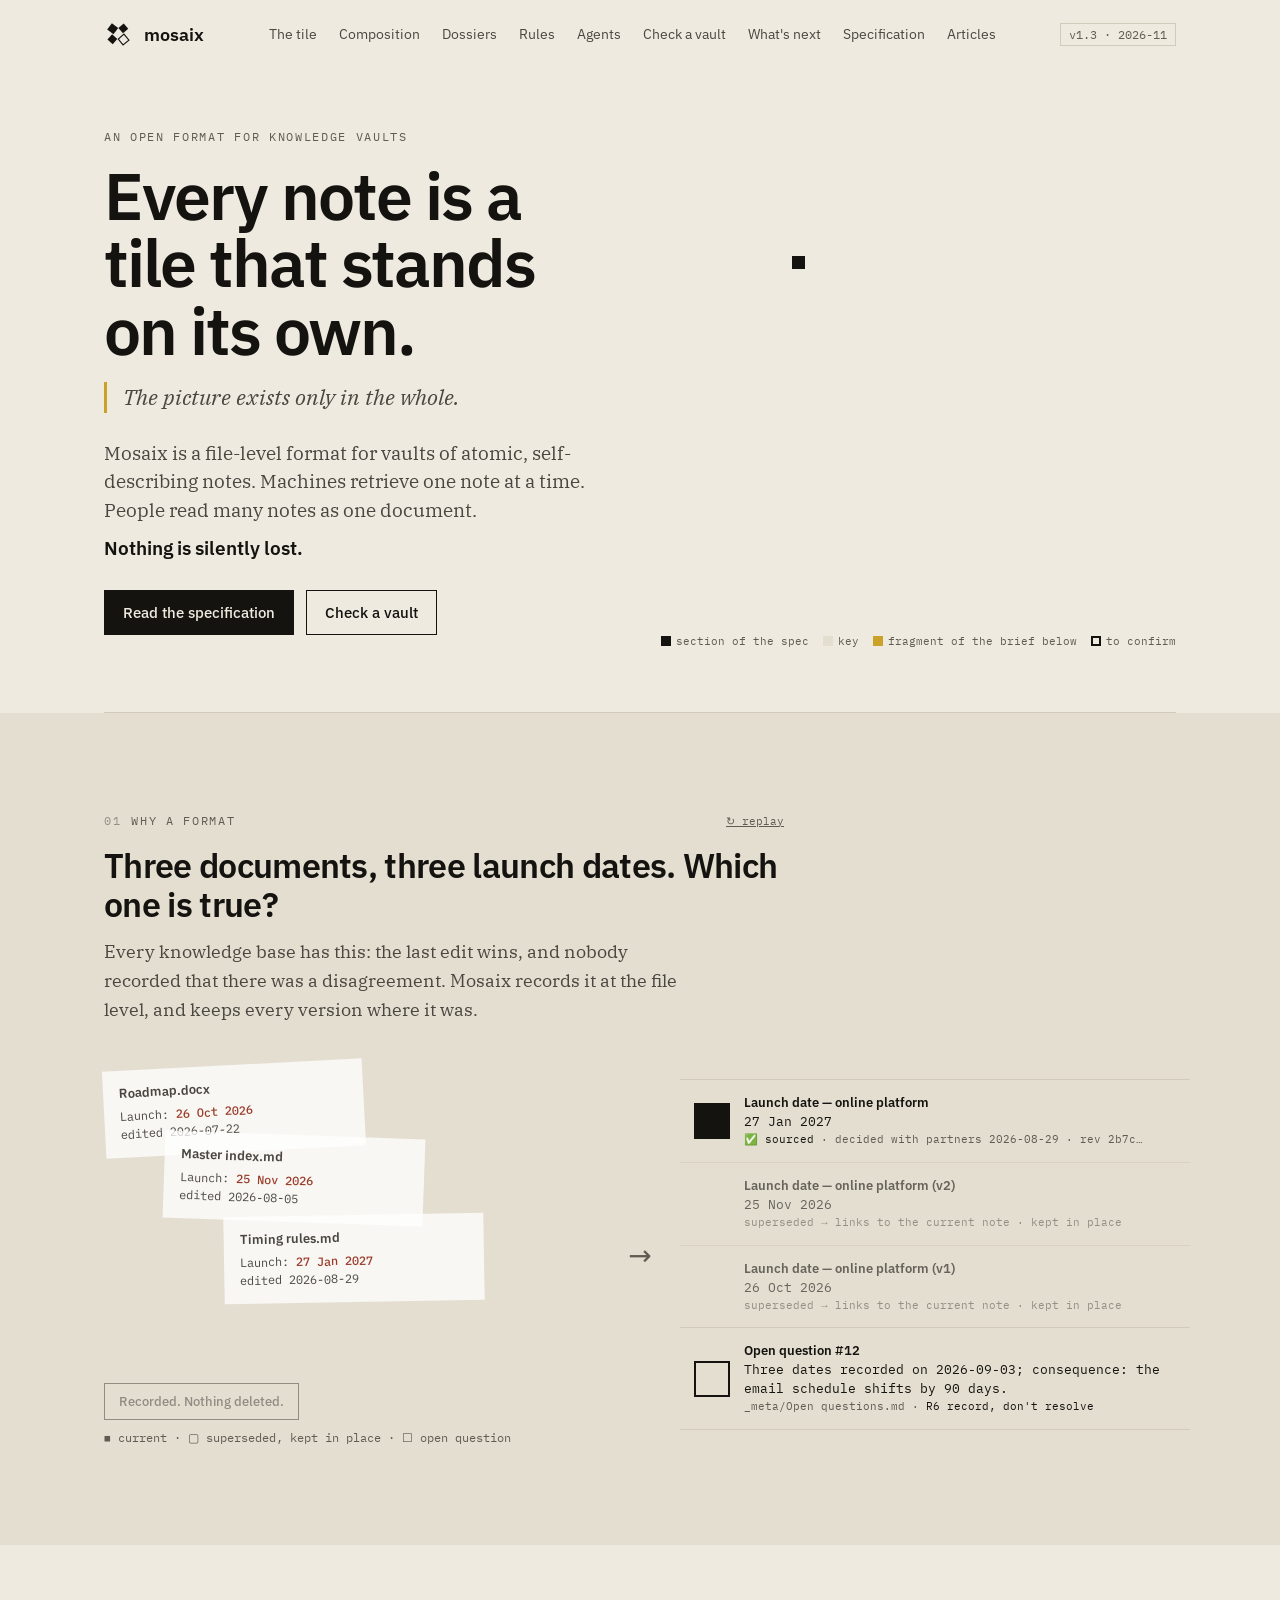
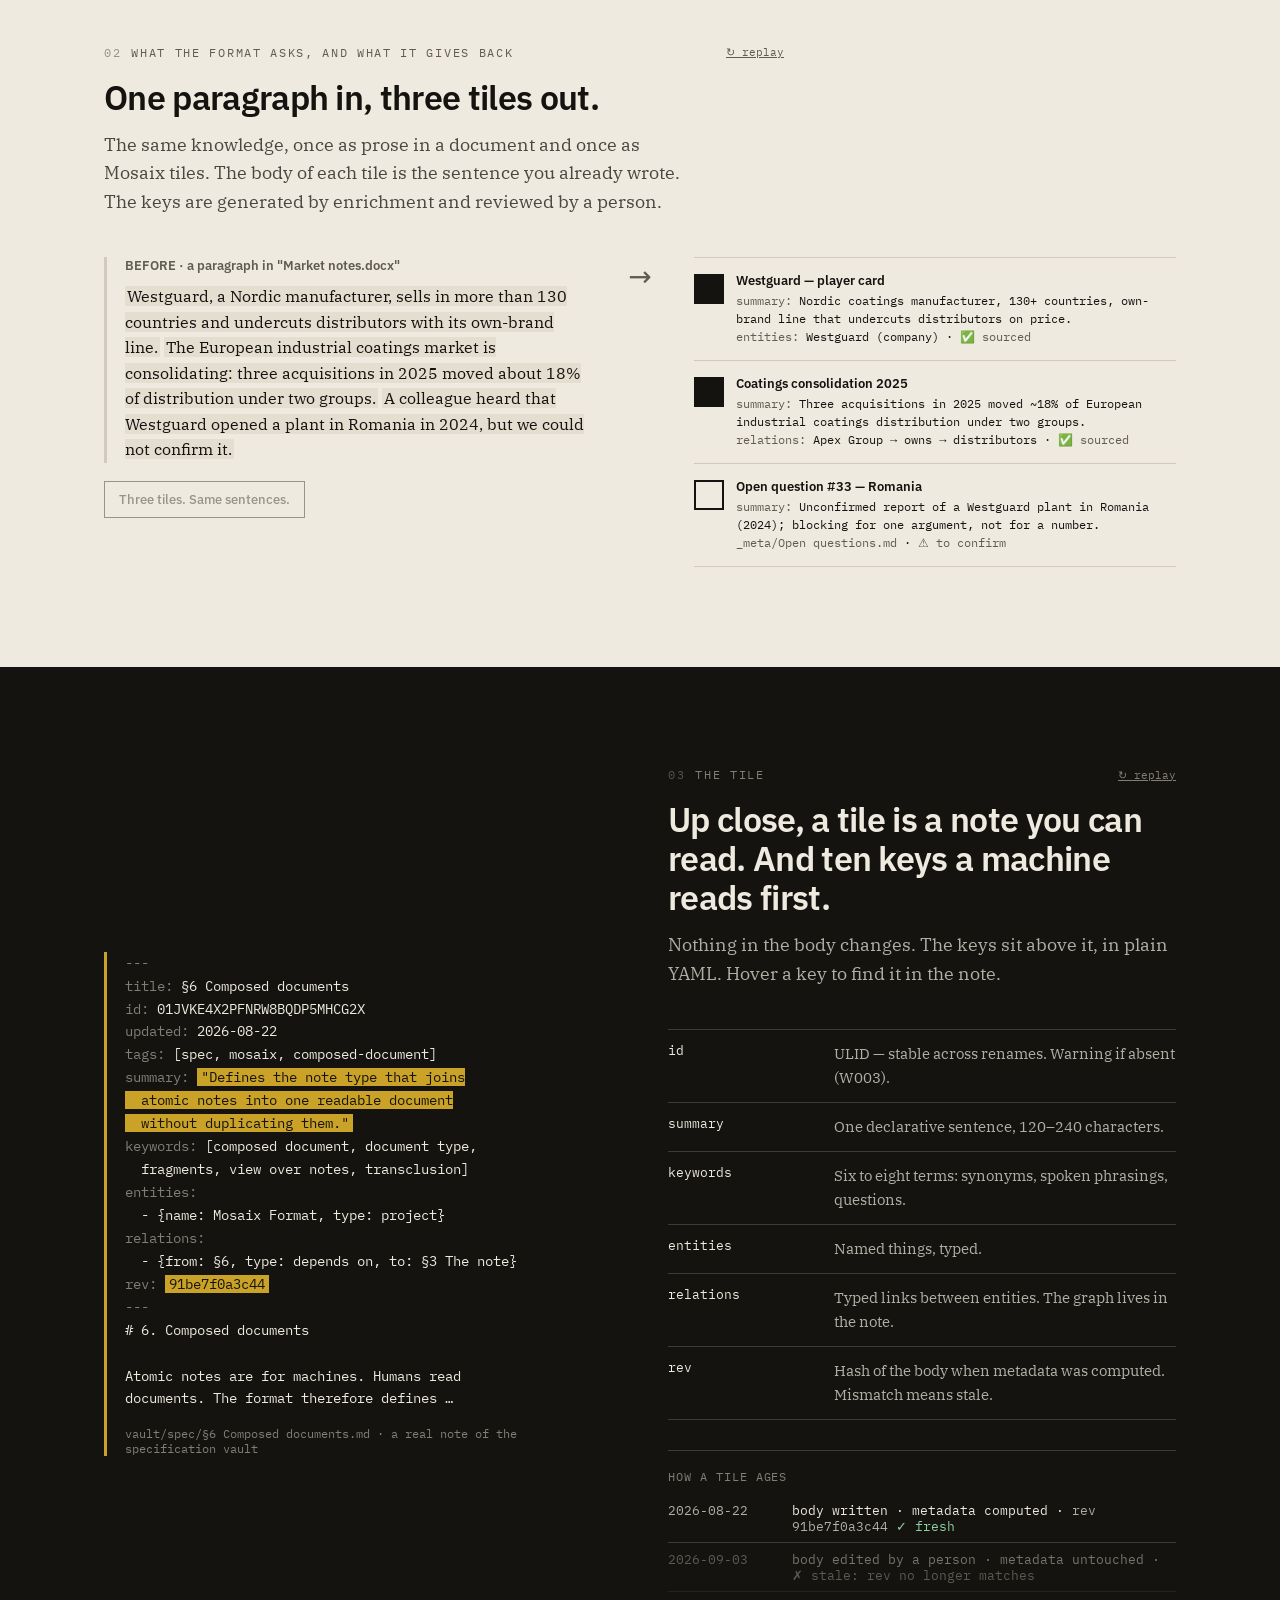
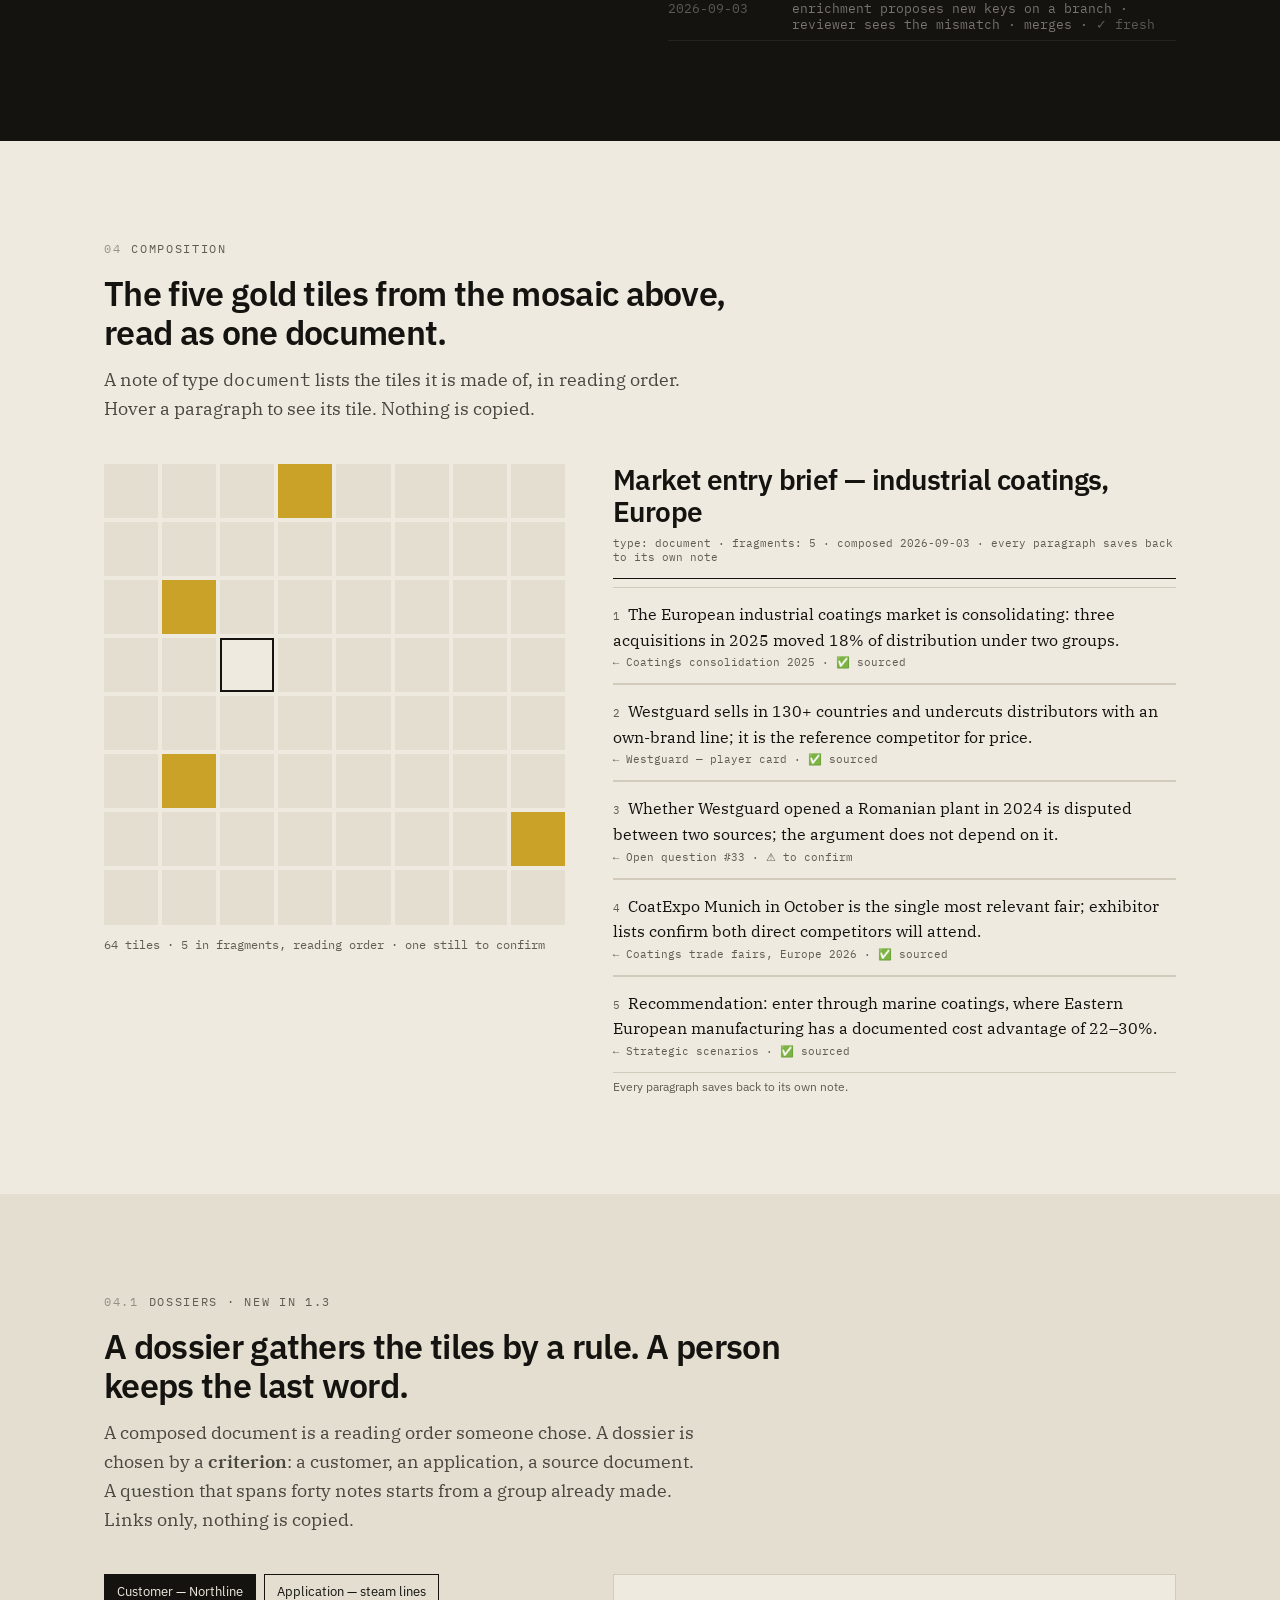
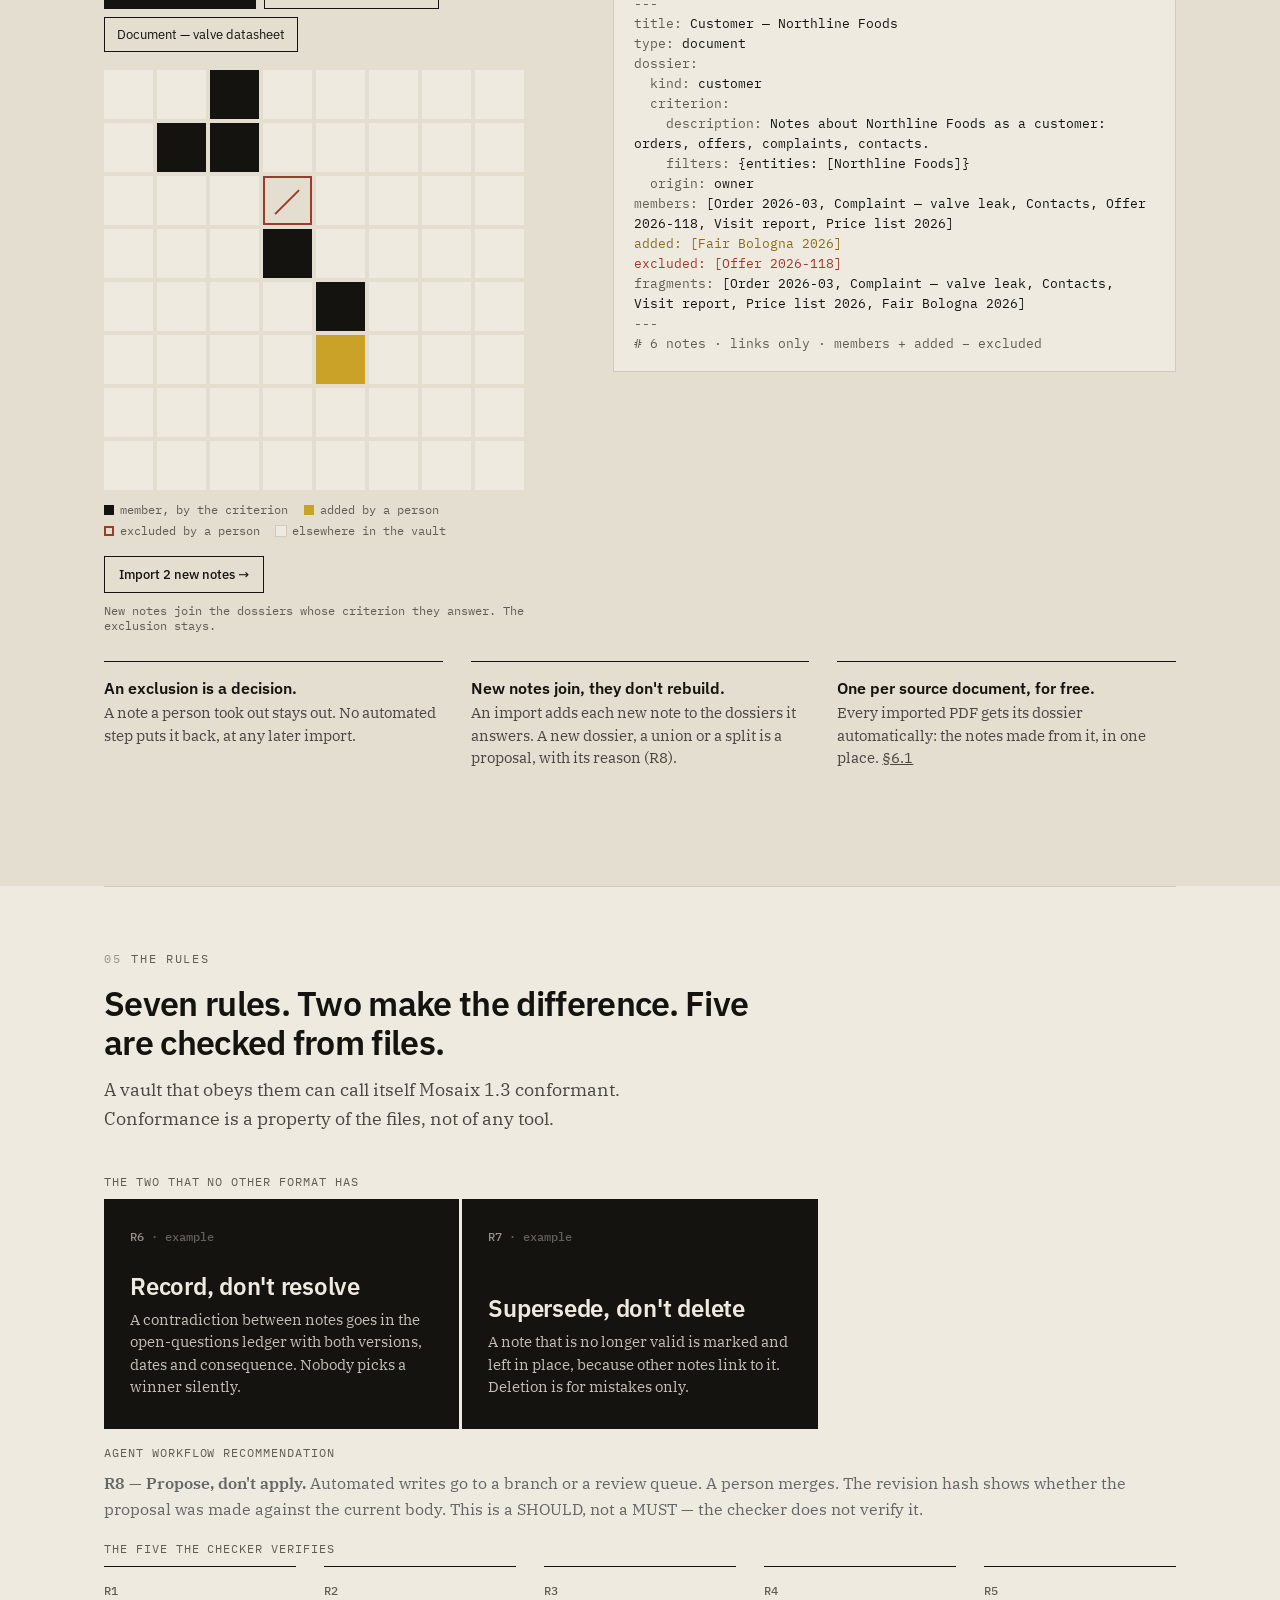
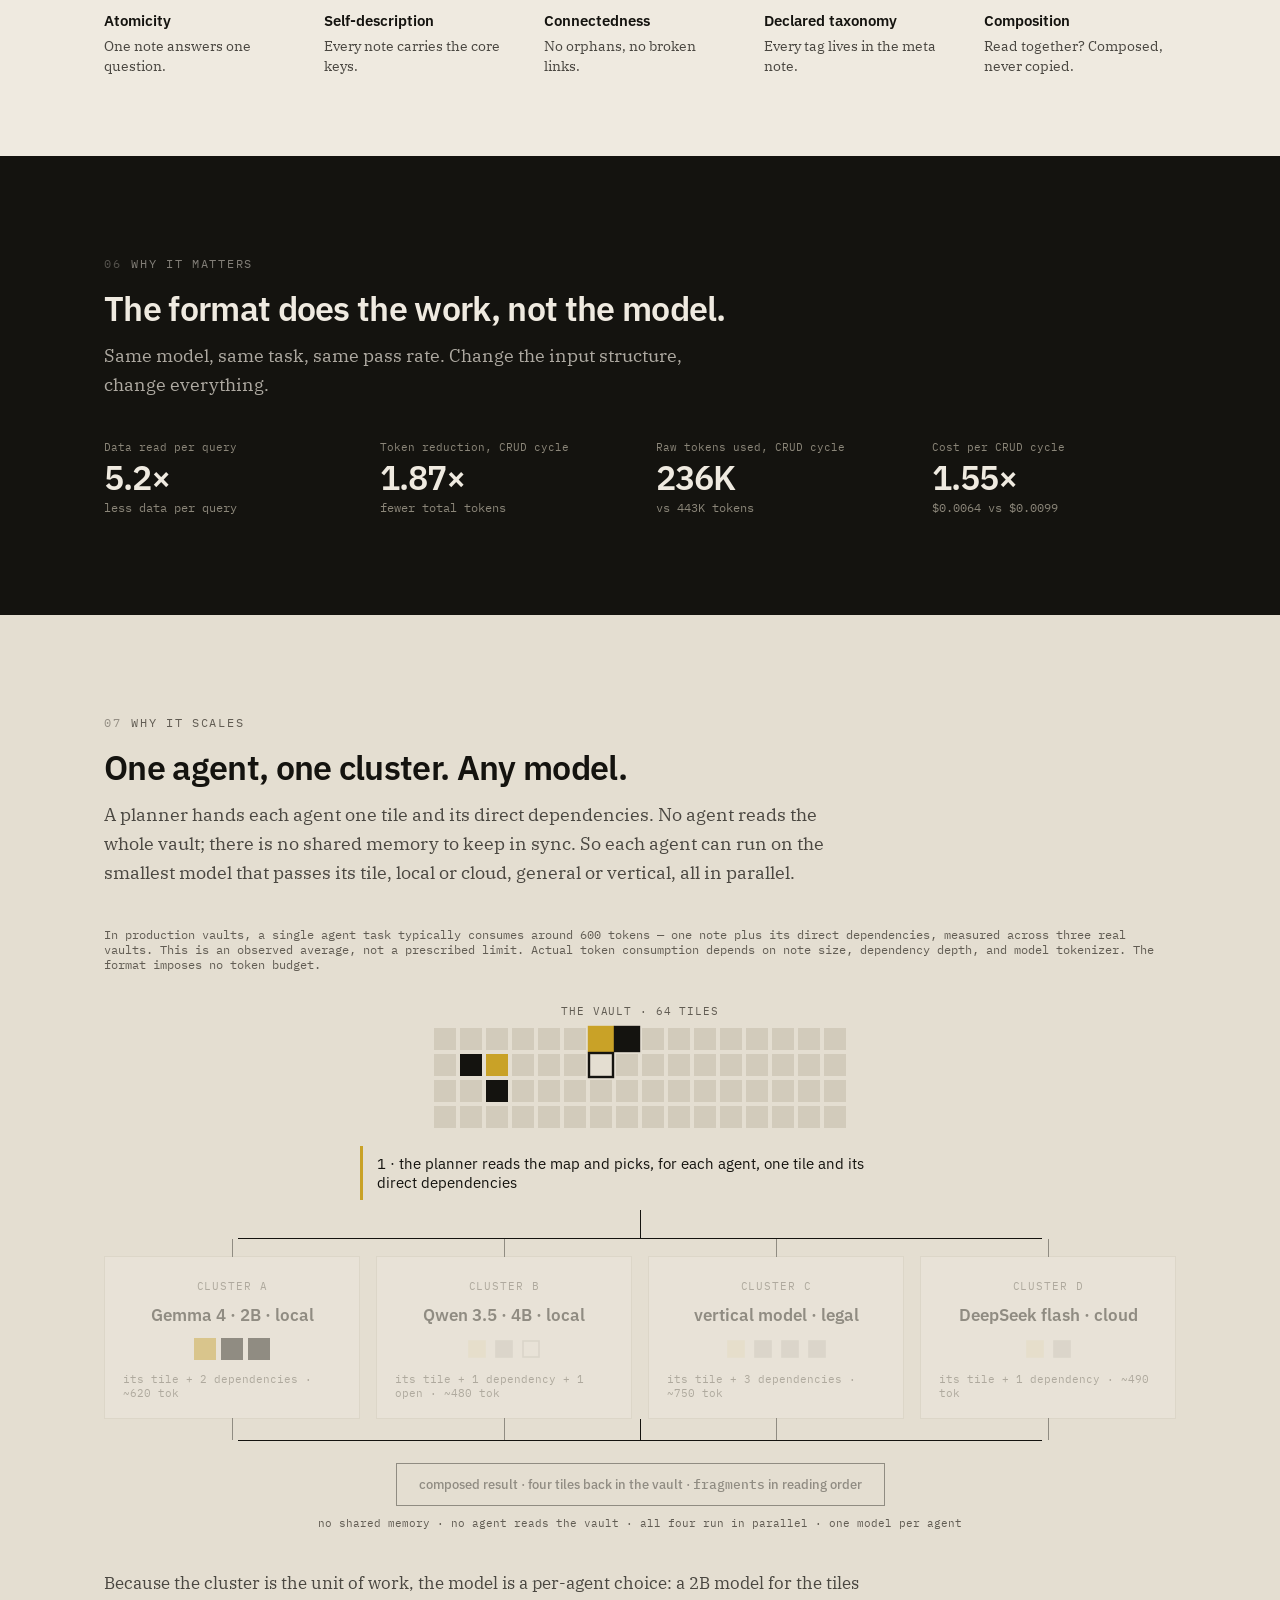
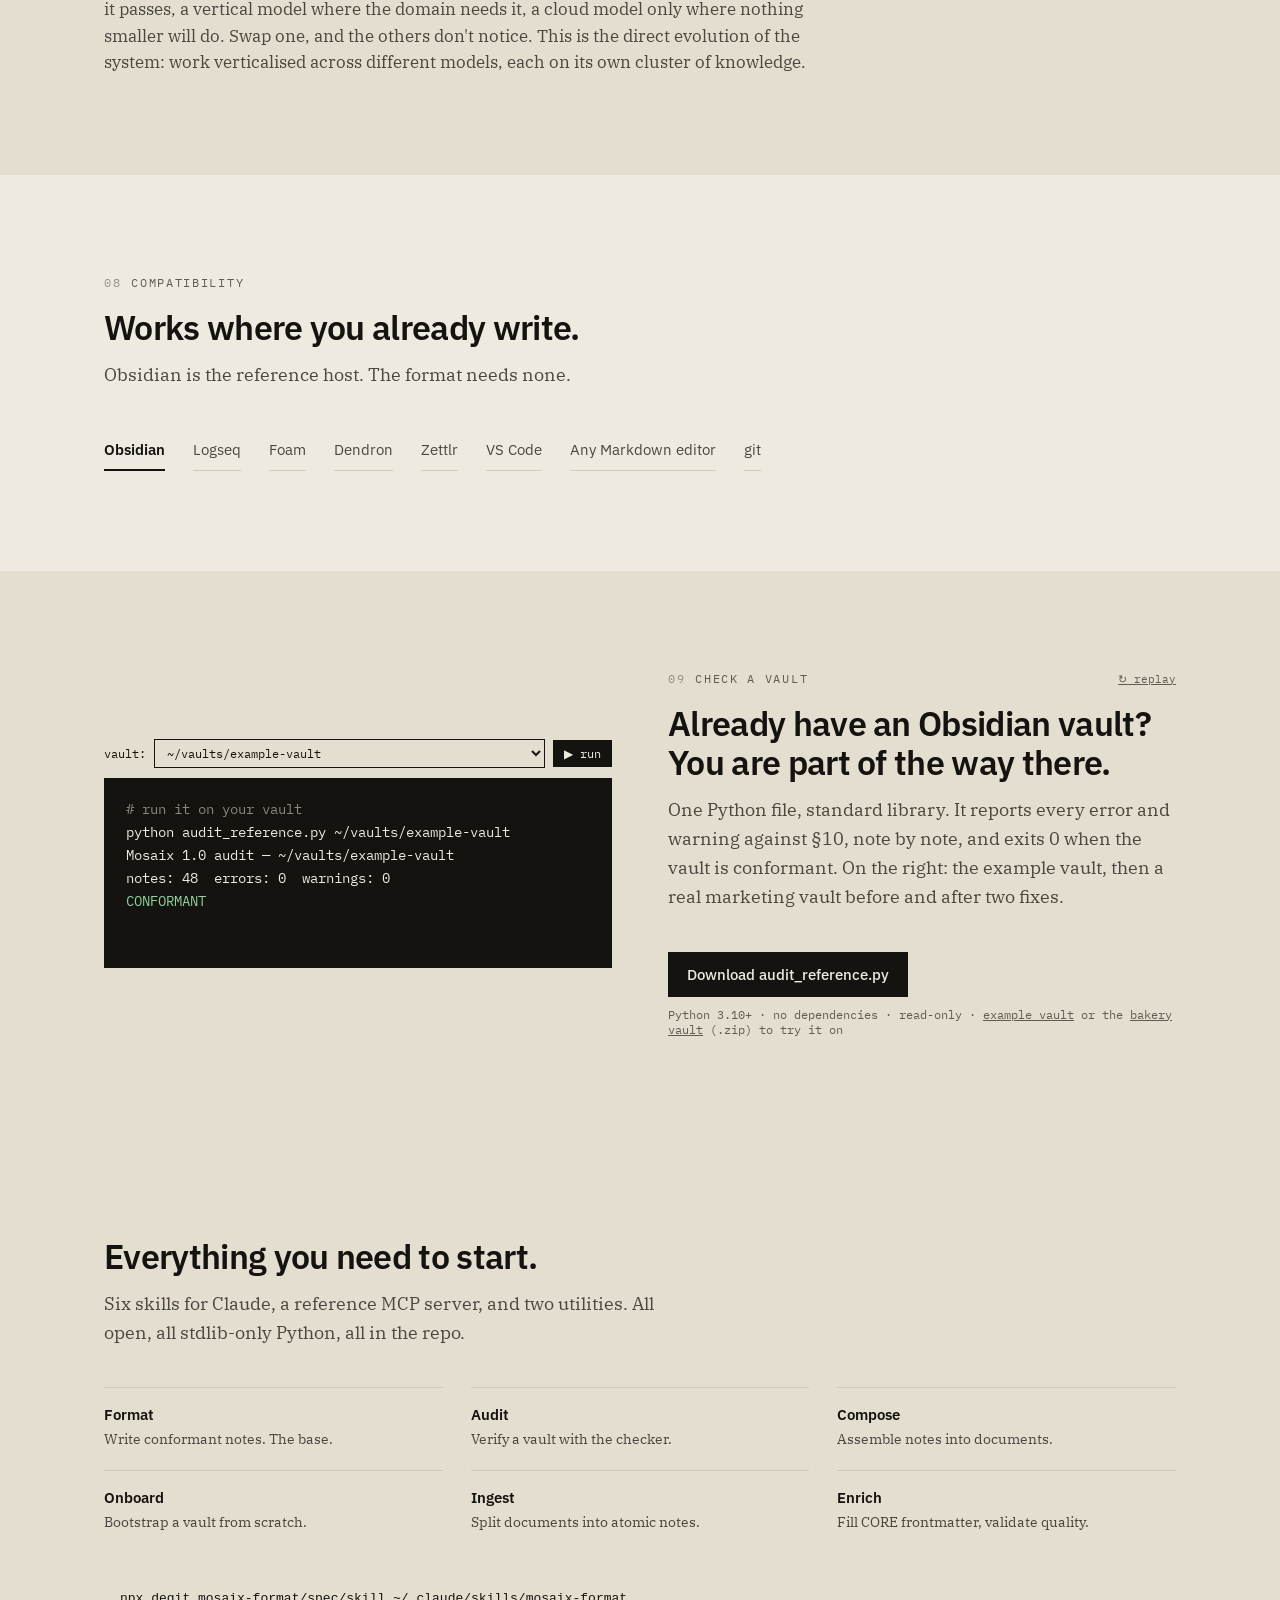
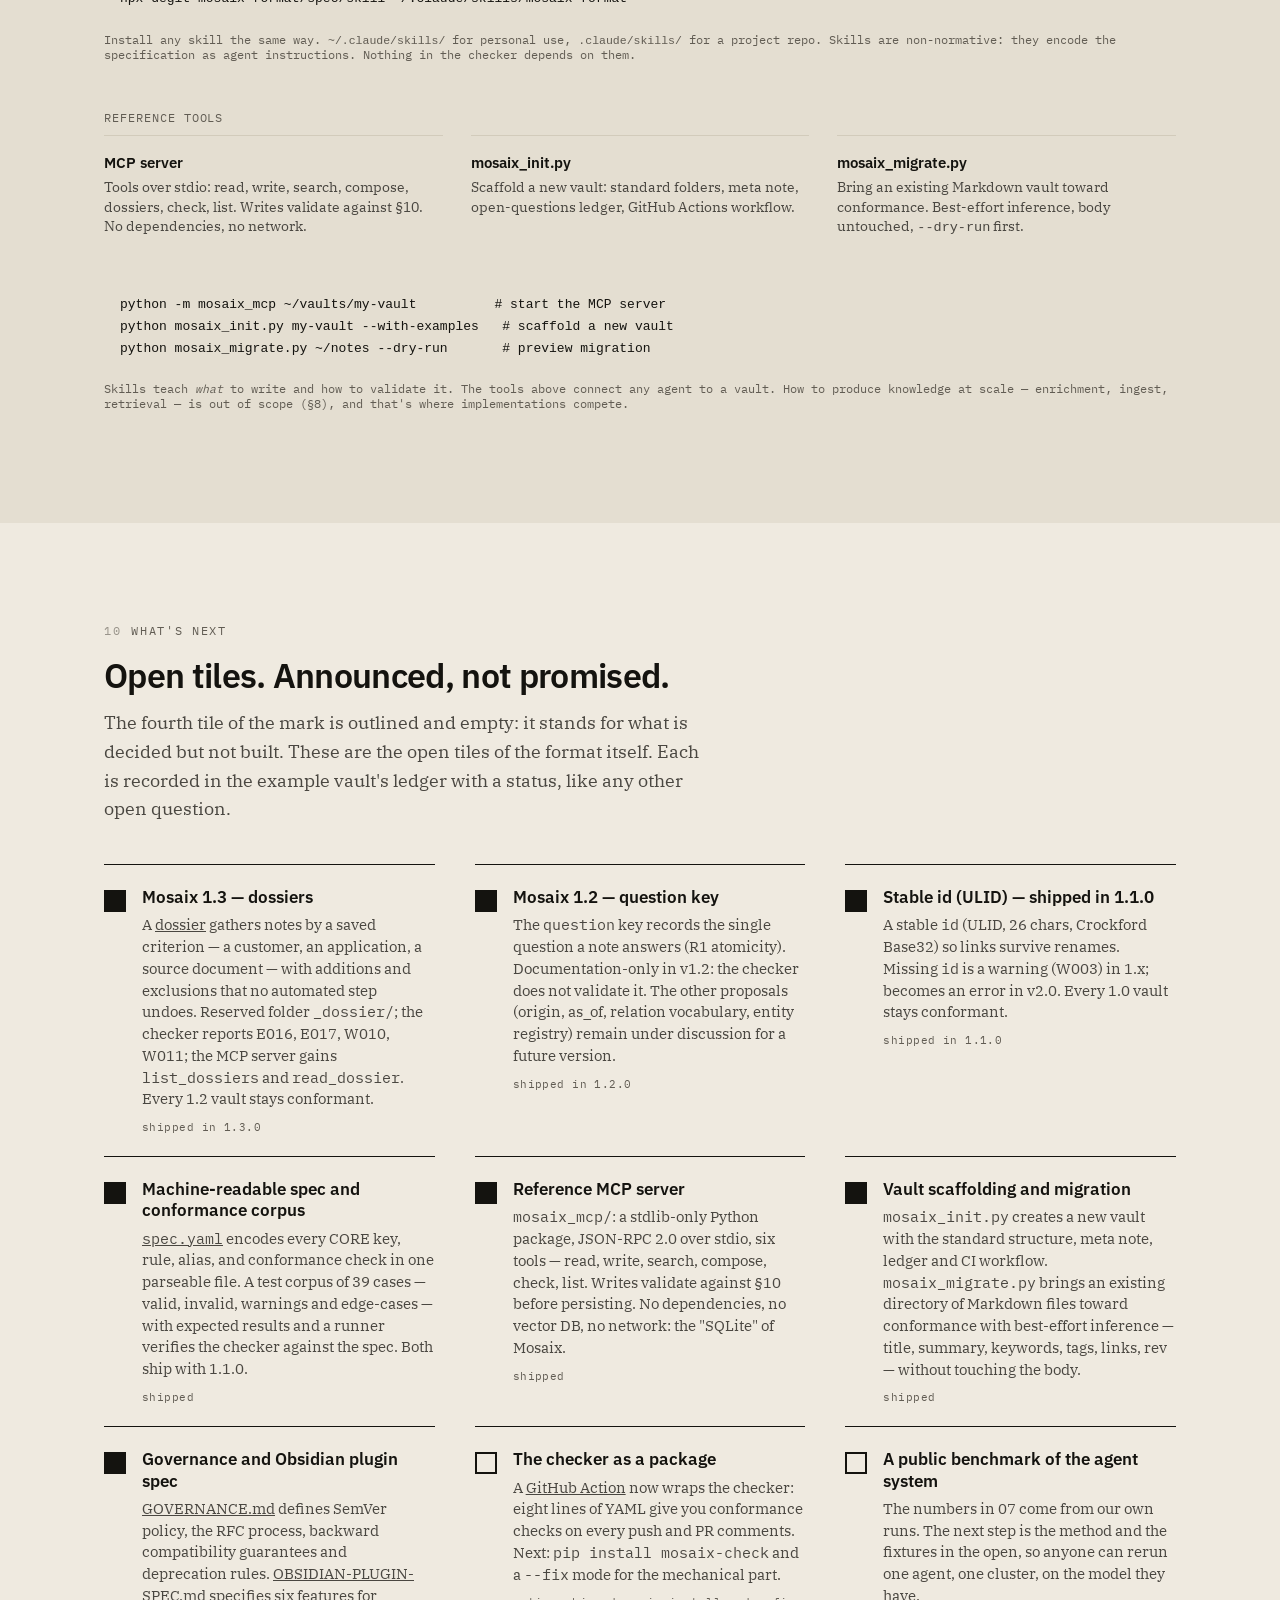
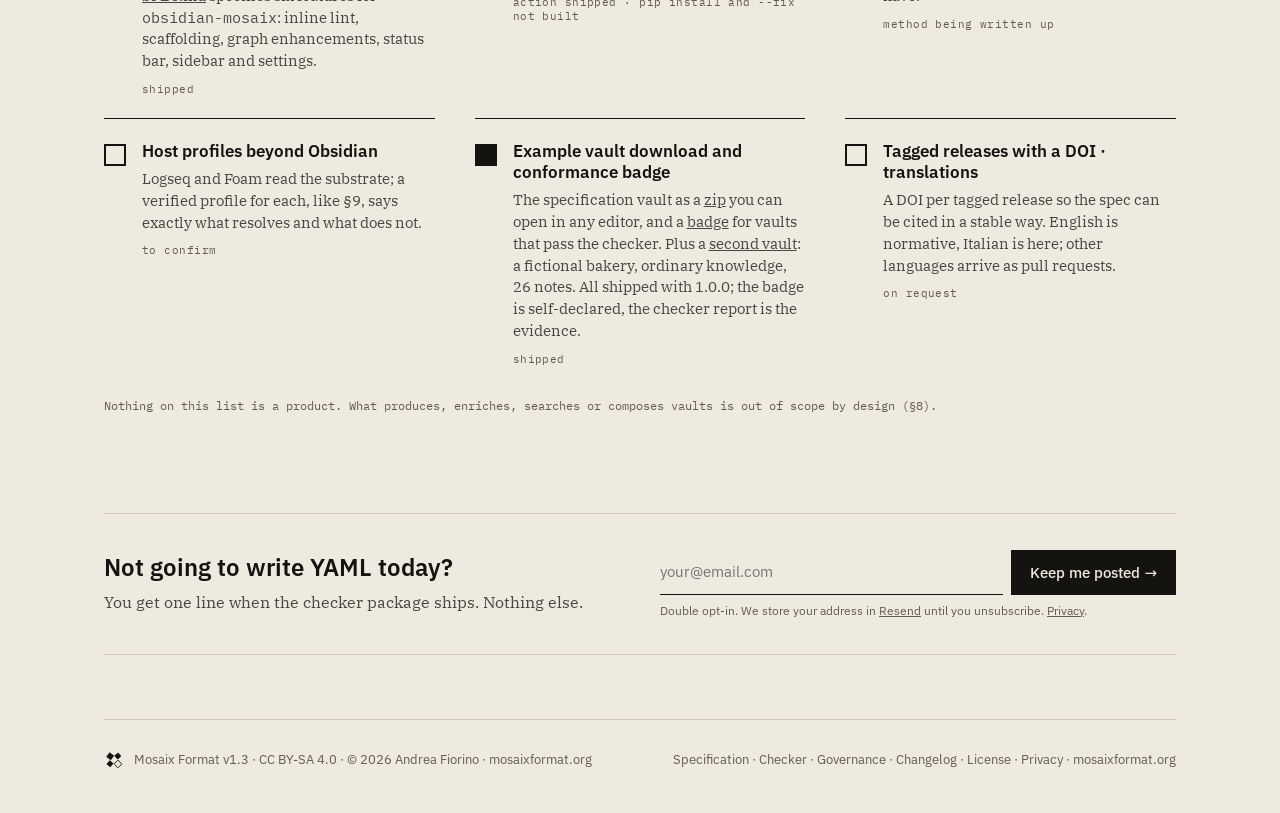
<file: site/index.html>
<!doctype html>
<html lang="en">
<head>
<meta charset="utf-8">
<meta name="viewport" content="width=device-width, initial-scale=1">
<title>Mosaix Format</title>
<meta name="description" content="Mosaix is a file-level format for knowledge vaults: atomic, self-describing notes that machines read one at a time and people read as documents. Nothing is silently lost.">
<meta property="og:title" content="Mosaix Format">
<meta property="og:description" content="Every note is a tile that stands on its own. The picture exists only in the whole.">
<meta property="og:image" content="https://mosaixformat.org/og.png">
<meta property="og:url" content="https://mosaixformat.org/">
<meta name="twitter:card" content="summary_large_image">
<link rel="canonical" href="https://mosaixformat.org/">
<link rel="icon" type="image/svg+xml" href="favicon.svg">
<link rel="stylesheet" href="fonts/plex.css">
<style>
  :root{--paper:#efeae0;--paper2:#e4ded1;--ink:#14130f;--ink2:#4a4741;--ink3:#615c53;--line:#d2cbbb;--gold:#c9a227;--red:#9b3b2a;
    --sans:"IBM Plex Sans",system-ui,sans-serif;--serif:"IBM Plex Serif",Georgia,serif;--mono:"IBM Plex Mono",Menlo,monospace;--w:1120px}
  *{box-sizing:border-box}
  html{scroll-behavior:smooth}
  body{margin:0;background:var(--paper);color:var(--ink);font:17px/1.6 var(--serif);-webkit-font-smoothing:antialiased;overflow-x:hidden}
  a{color:inherit;text-decoration:none}
  button{font:inherit;color:inherit}
  .wrap{max-width:var(--w);margin:0 auto;padding:0 24px}
  nav{display:flex;align-items:center;justify-content:space-between;padding:20px 0;font:14px var(--sans);gap:12px}
  nav .brand{display:flex;align-items:center;gap:12px;font-weight:600;font-size:18px}
  nav .brand svg{width:28px;height:28px}
  nav ul{list-style:none;display:flex;gap:22px;margin:0;padding:0}
  nav ul a{color:var(--ink2)}nav ul a:hover{color:var(--ink)}
  nav .ver{font:12px var(--mono);color:var(--ink3);border:1px solid var(--line);padding:3px 8px;border-radius:3px;white-space:nowrap}
  .mono{font-family:var(--mono)}
  .kick{font:12px var(--mono);letter-spacing:.14em;text-transform:uppercase;color:var(--ink3);margin-bottom:18px;display:flex;justify-content:space-between;align-items:center;gap:12px;max-width:680px}
  .kick .no{opacity:.6;margin-right:10px}
  .kick .rp{font:11px var(--mono);letter-spacing:0;text-transform:none;color:var(--ink3);background:transparent;border:0;cursor:pointer;padding:0;text-decoration:underline;opacity:0;transition:opacity .3s}
  .kick .rp.show{opacity:1}
  .cap{font:11.5px var(--mono);color:var(--ink3);margin-top:10px}
  .doc p .no{font:11px var(--mono);color:var(--ink3);margin-right:8px}
  h2{font:600 34px/1.15 var(--sans);letter-spacing:-.02em;margin:0 0 14px;max-width:680px}
  .sub{color:var(--ink2);max-width:600px;margin:0 0 40px;font-size:18px}
  .sec{padding:100px 0}
  .btn{display:inline-flex;align-items:center;gap:10px;padding:12px 18px;border:1px solid var(--ink);font:500 15px var(--sans);cursor:pointer;background:transparent;color:var(--ink)}
  .btn.solid{background:var(--ink);color:var(--paper)}
  .rlab{font:12px var(--mono);color:var(--ink3);margin:0 0 10px;letter-spacing:.08em;text-transform:uppercase}

  /* ===== HERO ===== */
  .hero{display:grid;grid-template-columns:1fr 1fr;gap:40px;align-items:center;padding:56px 0 72px;border-bottom:1px solid var(--line)}
  .hero h1{font:600 clamp(38px,5.4vw,66px)/1.02 var(--sans);letter-spacing:-.03em;margin:0 0 18px}
  .hero .quote{font:italic 22px/1.4 var(--serif);color:var(--ink2);margin:0 0 26px;padding-left:16px;border-left:3px solid var(--gold)}
  .hero .lede{font-size:19px;line-height:1.5;color:var(--ink2);max-width:520px;margin:0 0 12px}
  .hero .promise{font:600 19px var(--sans);margin:0 0 30px}
  .hero .cta{display:flex;gap:12px;flex-wrap:wrap}
  .mosaic{position:relative;aspect-ratio:1;display:flex;align-items:center;justify-content:center}
  .grid{display:grid;gap:3px;grid-template-columns:repeat(var(--n),var(--s));grid-auto-rows:var(--s)}
  .tile{width:var(--s);height:var(--s);background:var(--ink);opacity:0;transform:translate(var(--dx),var(--dy)) rotate(var(--r0)) scale(.5);border:0;padding:0;
    animation:settle 1s cubic-bezier(.2,.8,.2,1) forwards;animation-delay:var(--d);cursor:crosshair;transition:transform .15s,background .4s,outline-color .4s,opacity .3s}
  .tile.light{background:var(--paper2)}
  .tile.gold{background:var(--gold)}
  .tile.open{background:transparent;outline:2px solid var(--ink);outline-offset:-2px}
  .tile.light.open{outline-color:var(--line)}
  .tile.closing{animation:close .6s ease forwards}
  .tile.on,.tile:hover{transform:scale(1.5) rotate(0)!important;animation:none;opacity:1;z-index:2}
  @keyframes close{0%{outline-color:var(--gold);background:transparent}100%{outline-color:transparent;background:var(--ink)}}
  @keyframes settle{to{opacity:1;transform:translate(0,0) rotate(var(--r)) scale(1)}}
  .card{position:absolute;z-index:20;width:300px;background:#fff;border:1px solid var(--line);border-radius:6px;padding:14px 16px;box-shadow:0 20px 50px rgba(20,19,15,.16);font:12.5px/1.5 var(--mono);pointer-events:none;opacity:0;transition:opacity .15s}
  .card.on{opacity:1}
  .card .t{font:600 14px var(--sans);margin-bottom:4px}
  .card .s{font:13.5px/1.45 var(--serif);color:var(--ink2);margin:4px 0 6px}
  .card .m{font-size:11px;color:var(--ink3)}
  .legend{position:absolute;bottom:-8px;left:0;right:0;display:flex;gap:14px;justify-content:center;font:11px var(--mono);color:var(--ink3);flex-wrap:wrap}
  .legend i{display:inline-block;width:10px;height:10px;vertical-align:-1px;margin-right:5px;background:var(--ink)}
  .legend i.l{background:var(--paper2)}.legend i.g{background:var(--gold)}.legend i.o{background:transparent;outline:2px solid var(--ink);outline-offset:-2px}
  .pulse{position:absolute;top:-4px;right:0;font:11px var(--mono);color:var(--ink3)}
  .pulse b{color:var(--ink);font-weight:500}
  /* the document that unpacks into tiles */
  .page{position:absolute;z-index:5;left:50%;top:50%;width:min(72%,360px);background:#fff;border:1px solid var(--line);border-radius:4px;padding:26px 28px;box-shadow:0 30px 70px rgba(20,19,15,.16);transform:translate(-50%,-50%) rotate(-1.5deg);transition:opacity .5s,transform .8s cubic-bezier(.2,.8,.2,1);pointer-events:none}
  .page.gone{opacity:0;transform:translate(-50%,-50%) rotate(-1.5deg) scale(.96)}
  .page[hidden]{display:none}
  .page .ph{font:600 15px var(--sans);margin-bottom:4px}
  .page .pm{font:10px var(--mono);color:var(--ink3);margin-bottom:14px}
  .page .ln{height:9px;border-radius:2px;margin:0 0 7px;background:var(--ink);opacity:.85;transition:opacity .3s}
  .page .ln.w2{width:88%}.page .ln.w3{width:72%}.page .ln.w4{width:94%}.page .ln.gap{margin-bottom:14px}
  .page .ln.gold{background:var(--gold);opacity:1}
  .page .ln.light{background:var(--paper2);opacity:1;outline:1px solid var(--line)}
  .page .ln.open{background:transparent;outline:2px solid var(--ink);outline-offset:-2px;height:9px}
  .page .ln.hide{opacity:0}
  .fly{position:absolute;z-index:6;pointer-events:none;background:var(--ink);transition:left .9s cubic-bezier(.2,.8,.2,1),top .9s cubic-bezier(.2,.8,.2,1),width .9s,height .9s,transform .9s,opacity .3s}
  .fly.light{background:var(--paper2);outline:1px solid var(--line)}.fly.gold{background:var(--gold)}.fly.open{background:transparent;outline:2px solid var(--ink);outline-offset:-2px}
  .replay{position:absolute;top:-4px;left:0;font:11px var(--mono);color:var(--ink3);background:transparent;border:0;cursor:pointer;padding:0;text-decoration:underline}
  .mosaic.staging .tile{animation:none!important;opacity:0}
  .mosaic.staging .tile[style*="opacity: 1"]{opacity:1}
  .mosaic.staging .pulse{visibility:hidden}

  /* ===== PROBLEM ===== */
  .contra{display:grid;grid-template-columns:1fr 60px 1fr;gap:24px;align-items:center}
  .pile{position:relative;height:300px}
  .docx{position:absolute;width:260px;background:var(--paper2);padding:16px 18px;font:12px/1.5 var(--mono)}
  .docx b{display:block;font:600 13px var(--sans);margin-bottom:6px}
  .docx .d{color:var(--red);font-weight:500}
  .docx:nth-child(1){left:0;top:0;transform:rotate(-3deg)}
  .docx:nth-child(2){left:60px;top:70px;transform:rotate(2deg)}
  .docx:nth-child(3){left:120px;top:150px;transform:rotate(-1deg)}
  .arrow{font:28px var(--sans);color:var(--ink3);text-align:center}
  .tiles3{display:grid;gap:10px}
  .tiles3{gap:0}
  .tl{display:grid;grid-template-columns:36px 1fr;gap:14px;align-items:center;padding:14px 0;border-top:1px solid var(--line);font:13px/1.45 var(--mono)}
  .tl:last-child{border-bottom:1px solid var(--line)}
  .tl i{display:block;width:36px;height:36px;background:var(--ink)}
  .tl.sup{opacity:.6}.tl.sup i{background:var(--paper2)}
  .tl.open i{background:transparent;outline:2px solid var(--ink);outline-offset:-2px}
  .tl b{display:block;font:600 13px var(--sans);margin-bottom:2px}
  .tl .st{color:var(--ink3);font-size:11px}
  .tl .st em{color:var(--ink);font-style:normal}

  /* ===== BEFORE / AFTER ===== */
  .ba{display:grid;grid-template-columns:1fr 60px 1fr;gap:24px;align-items:start}
  .before{padding:4px 0 4px 20px;border-left:3px solid var(--line);font-size:15.5px;line-height:1.65}
  .before .h{font:600 13px var(--sans);color:var(--ink3);margin-bottom:10px}
  .before mark{background:var(--paper2);color:inherit;padding:0 2px}
  .after{display:grid;gap:0}
  .after .t{padding:14px 0;border-top:1px solid var(--line);font:12px/1.5 var(--mono);display:grid;grid-template-columns:30px 1fr;gap:12px;align-items:start}
  .after .t:last-child{border-bottom:1px solid var(--line)}
  .after .t i{display:block;width:30px;height:30px;background:var(--ink);margin-top:2px}
  .after .t b{display:block;font:600 13px var(--sans);margin-bottom:3px}
  .after .t .k{color:var(--ink3)}
  .after .t:nth-child(3) i{background:transparent;outline:2px solid var(--ink);outline-offset:-2px}

  /* ===== THE TILE ===== */
  .anat{display:grid;grid-template-columns:1fr 1fr;gap:56px;align-items:start}
  .note{padding:4px 0 4px 22px;border-left:3px solid var(--gold);font:13.5px/1.7 var(--mono);white-space:pre;overflow-x:auto}
  .note .k{color:var(--ink3)}.note .hl{background:var(--gold);color:var(--ink);padding:0 4px}
  .keys{list-style:none;margin:0;padding:0;font-family:var(--sans);font-size:15px}
  .keys li{padding:12px 0;border-top:1px solid var(--line);display:grid;grid-template-columns:150px 1fr;gap:16px}
  .keys li:last-child{border-bottom:1px solid var(--line)}
  .keys code{font:13px var(--mono)}.keys span{color:var(--ink2);font-family:var(--serif)}
  .time{margin-top:30px;border-top:1px solid var(--line);padding-top:18px}
  .time .row{display:grid;grid-template-columns:110px 1fr;gap:14px;font:12.5px var(--mono);padding:8px 0;border-bottom:1px solid var(--line)}
  .time .row span:first-child{color:var(--ink3)}
  .time .stale{color:var(--red)}.time .ok{color:#2a7d3f}

  /* ===== COMPOSITION ===== */
  .comp{display:grid;grid-template-columns:.9fr 1.1fr;gap:48px;align-items:start}
  .mini{display:grid;grid-template-columns:repeat(8,1fr);gap:4px}
  .mini i{display:block;aspect-ratio:1;background:var(--paper2);transition:background .2s,transform .2s;cursor:default}
  .mini i.sel{background:var(--gold)}
  .mini i.on{background:var(--ink);transform:scale(1.1)}
  .mini i.open{background:transparent;outline:2px solid var(--ink);outline-offset:-2px}
  .doc{font-size:16px}
  .doc h3{font:600 30px/1.15 var(--sans);letter-spacing:-.02em;margin:0 0 8px}
  .doc .meta{font:11px var(--mono);color:var(--ink3);margin-bottom:8px;padding-bottom:14px;border-bottom:1px solid var(--ink)}
  .doc p{margin:0;padding:14px 0 14px 14px;border-bottom:1px solid var(--line);cursor:default;border-left:3px solid transparent;transition:border-color .2s}
  .doc p:hover,.doc p.on{border-left-color:var(--gold)}
  .doc p small{display:block;font:11px var(--mono);color:var(--ink3);margin-top:2px}
  .doc .hint{font:12px var(--sans);color:var(--ink3);margin-top:6px}


  /* ===== 04.1 DOSSIERS ===== */
  .dos{display:grid;grid-template-columns:.9fr 1.1fr;gap:48px;align-items:start}
  .dos-tabs{display:flex;flex-wrap:wrap;gap:8px;margin:0 0 18px}
  .dos-tabs button{font:13px var(--sans);padding:8px 12px;border:1px solid var(--ink);background:transparent;color:var(--ink);cursor:pointer}
  .dos-tabs button[aria-pressed="true"]{background:var(--ink);color:var(--paper)}
  .dmini{display:grid;grid-template-columns:repeat(8,1fr);gap:4px;max-width:420px}
  .dmini i{display:block;aspect-ratio:1;background:var(--paper);transition:background .25s,outline-color .25s,transform .25s;position:relative}
  .dmini i.m{background:var(--ink)}
  .dmini i.a{background:var(--gold)}
  .dmini i.x{background:transparent;outline:2px solid var(--red);outline-offset:-2px}
  .dmini i.x::after{content:"";position:absolute;left:15%;right:15%;top:50%;height:2px;background:var(--red);transform:rotate(-45deg)}
  .dmini i.new{outline:3px solid var(--gold);outline-offset:-3px}
  .dos-leg{display:flex;flex-wrap:wrap;gap:6px 16px;font:11.5px var(--mono);color:var(--ink3);margin-top:12px}
  .dos-leg i{display:inline-block;width:10px;height:10px;margin-right:6px;vertical-align:-1px;background:var(--ink)}
  .dos-leg i.a{background:var(--gold)}.dos-leg i.x{background:transparent;outline:2px solid var(--red);outline-offset:-2px}
  .dos-leg i.o{background:var(--paper);outline:1px solid var(--line)}
  .dos-join{margin-top:16px}
  .dos-fm{font:12.5px/1.6 var(--mono);background:var(--paper);border:1px solid var(--line);padding:18px 20px;white-space:pre-wrap;overflow-wrap:anywhere;margin:0}
  .dos-fm .k{color:var(--ink3)}.dos-fm .x{color:var(--red)}.dos-fm .a{color:#8a6d12}
  .dos-rules{list-style:none;margin:28px 0 0;padding:0;display:grid;grid-template-columns:repeat(3,minmax(0,1fr));gap:0 28px}
  .dos-rules li{padding:16px 0;border-top:1px solid var(--ink)}
  .dos-rules b{display:block;font:600 16px var(--sans);margin-bottom:4px}
  .dos-rules p{margin:0;font-size:15px;line-height:1.5;color:var(--ink2)}
  @media (max-width:900px){.dos{grid-template-columns:1fr;gap:28px}.dos-rules{grid-template-columns:1fr}}

  /* ===== RULES ===== */
  .big3{display:grid;grid-template-columns:repeat(3,1fr);gap:3px;margin:0 0 3px;padding:0;list-style:none}
  .big3 li{background:var(--ink);color:var(--paper);padding:30px 26px;min-height:230px;display:flex;flex-direction:column;transform:rotate(var(--r));transition:transform .2s}
  .big3 li:hover{transform:rotate(0) scale(1.02)}
  .big3 li:nth-child(3){background:transparent;color:var(--ink);outline:2px solid var(--ink);outline-offset:-2px}
  .big3 .n{font:500 12px var(--mono);opacity:.6;margin-bottom:auto}
  .big3 b{display:block;font:600 24px/1.2 var(--sans);letter-spacing:-.01em;margin:22px 0 8px}
  .big3 p{margin:0;opacity:.8;font-size:15px;line-height:1.5}
  .five{counter-reset:r;list-style:none;margin:0;padding:0;display:grid;grid-template-columns:repeat(5,1fr);gap:3px}
  .five{gap:28px}
  .five li{counter-increment:r;padding:16px 0 0;border-top:2px solid var(--ink);min-height:0;display:flex;flex-direction:column}
  .five li::before{content:"R" counter(r);font:500 12px var(--mono);color:var(--ink3);margin-bottom:auto}
  .five b{display:block;font:600 15px/1.25 var(--sans);margin:14px 0 6px}
  .five p{margin:0;color:var(--ink2);font-size:13.5px;line-height:1.45}

  /* ===== CHECK / EVIDENCE / HOSTS / LOOP ===== */
  .two{display:grid;grid-template-columns:1fr 1fr;gap:56px;align-items:center}
  .term{background:var(--ink);color:var(--paper);padding:20px 22px;font:13.5px/1.7 var(--mono);white-space:pre;overflow-x:auto}
  .term .c{color:#8b8679}.term .ok{color:#8fd19e}
  .ev{display:grid;grid-template-columns:repeat(3,1fr);gap:3px}
  .ev{gap:32px}
  .ev div{padding:18px 0 0;border-top:1px solid rgba(239,234,224,.35)}
  .ev b{display:block;font:600 52px/1 var(--sans);letter-spacing:-.03em;margin-bottom:8px}
  .ev b small{font-size:20px;color:#8b8679;margin-left:4px;letter-spacing:0}
  .ev .lab{font:12px var(--mono);color:#8b8679;margin-bottom:12px}
  .ev p{margin:0;color:rgba(239,234,224,.7);font-size:14.5px}
  .caveat{margin-top:16px;font:13px var(--sans);color:rgba(239,234,224,.55);max-width:700px}
  .hosts{display:flex;flex-wrap:wrap;gap:3px}
  .hosts{gap:0 28px}
  .hosts span{padding:10px 0;font:15px var(--sans);color:var(--ink2);border-bottom:1px solid var(--line)}
  .hosts span.ref{color:var(--ink);border-bottom:2px solid var(--ink);font-weight:600}
  .skills-grid{display:grid;grid-template-columns:repeat(3,1fr);gap:0 28px;margin-bottom:24px}
  .skills-grid a{display:block;padding:18px 0 20px;border-top:1px solid var(--line);color:var(--ink);text-decoration:none}
  .skills-grid a:hover b{text-decoration:underline}
  .skills-grid b{display:block;font:600 15px/1.2 var(--sans);margin-bottom:6px}
  .skills-grid small{display:block;font-size:13.5px;color:var(--ink2);line-height:1.45}
  .install{font:13px/1.6 var(--mono);background:var(--paper2);padding:12px 16px;margin:14px 0 10px;white-space:pre;overflow-x:auto}
  .dark{background:var(--ink);color:var(--paper)}
  .dark h2{color:var(--paper)}.dark .sub{color:rgba(239,234,224,.7)}
  .loop{display:grid;grid-template-columns:1fr 1fr;gap:40px;align-items:center;padding:36px 0;border-top:1px solid var(--ink);border-bottom:1px solid var(--line)}
  .loop h3{font:600 24px/1.2 var(--sans);margin:0 0 8px}
  .loop p{margin:0;color:var(--ink2);font-size:15.5px}
  .loop form{display:flex;gap:8px}
  .loop input{flex:1;padding:12px 0;border:0;border-bottom:1px solid var(--ink);font:15px var(--sans);background:transparent;color:var(--ink);outline:none}
  .loop small{display:block;font:12px var(--sans);color:var(--ink3);margin-top:8px}
  footer{border-top:1px solid var(--line);padding:30px 0 48px;font:13px var(--sans);color:var(--ink3);display:flex;justify-content:space-between;align-items:center;flex-wrap:wrap;gap:12px}
  footer .fb{display:flex;align-items:center;gap:10px}footer svg{width:20px;height:20px;color:var(--ink)}

  /* ===== flat pass: no cards, no shadows, no radius ===== */
  .docx,.tl,.before,.after .t,.note,.doc,.term,.loop,.five li,.ev div,.card,.btn,.pile{border-radius:0!important;box-shadow:none!important}
  .docx{background:var(--paper2);border:0;padding:14px 16px}
  .tl{background:transparent;border:0;border-top:1px solid var(--line);padding:14px 0}
  .tiles3{gap:0}
  .before{background:transparent;border:0;padding:0 0 0 18px;border-left:3px solid var(--line)}
  .after{gap:0}
  .after .t{background:transparent;border:0;border-top:1px solid var(--line);padding:14px 0}
  .after .t:last-child{border-bottom:1px solid var(--line)}
  .note{background:transparent;border:0;padding:0 0 0 18px;border-left:3px solid var(--gold);transform:none}
  .doc{background:transparent;border:0;padding:0}
  .doc h3{font-size:28px;letter-spacing:-.02em}
  .doc p{margin:0;padding:14px 0;border-top:1px solid var(--line);margin-left:0;border-left:0;border-radius:0;cursor:default}
  .doc p:last-of-type{border-bottom:1px solid var(--line)}
  .doc p:hover,.doc p.on{background:transparent;border-left:0;padding-left:14px;box-shadow:inset 3px 0 0 var(--gold)!important}
  .term{border-radius:0}
  .loop{background:transparent;padding:36px 0;border-top:1px solid var(--line);border-bottom:1px solid var(--line)}
  .loop input{background:transparent;border:0;border-bottom:1px solid var(--ink);border-radius:0;padding-left:0}
  .five li{background:transparent;border-top:1px solid var(--ink);padding:16px 12px 16px 0}
  .ev{gap:0;border-top:1px solid rgba(255,255,255,.2)}
  .ev div{background:transparent;border-right:1px solid rgba(255,255,255,.12)}
  .ev div:last-child{border-right:0}
  .card{border:1px solid var(--ink)}
  .page{border-radius:0;box-shadow:none;border:1px solid var(--line)}
  .btn{border-radius:0}
  nav .ver{border-radius:0}

  /* ===== rhythm: full-bleed bands and reversed layouts ===== */
  .band{margin-left:calc(50% - 50vw);margin-right:calc(50% - 50vw);padding-left:calc(50vw - 50%);padding-right:calc(50vw - 50%)}
  .band.p2{background:var(--paper2)}
  .band.ink{background:var(--ink);color:var(--paper)}
  .band.ink h2{color:var(--paper)}
  .band.ink .sub,.band.ink .keys span,.band.ink .time .row span:first-child{color:rgba(239,234,224,.72)}
  .band.ink .kick,.band.ink .rlab,.band.ink .kick .rp,.band.ink .cap{color:rgba(239,234,224,.5)}
  .band.ink .keys li,.band.ink .time,.band.ink .time .row{border-color:rgba(239,234,224,.18)}
  .band.ink .keys code{color:var(--paper)}
  .band.ink .note{border-left-color:var(--gold)}
  .band.ink .note .k{color:rgba(239,234,224,.5)}
  .band.ink .note .hl{background:var(--gold);color:var(--ink)}
  .band.ink .time .ok{color:#8fd19e}.band.ink .time .stale{color:#e07a66}
  .band.ink .mono{color:var(--paper)}
  .band.p2 .docx{background:#fff}
  .band.p2 .before mark{background:#fff}
  .rev > :first-child{order:2}
  .anat.rev{align-items:center}
  .sec.tight{padding-top:64px;padding-bottom:64px}

  /* ===== interactions ===== */
  .act{display:inline-flex;align-items:center;gap:8px;margin-top:18px;padding:9px 14px;border:1px solid var(--ink);background:transparent;font:500 13px var(--sans);cursor:pointer;color:var(--ink)}
  .act:hover{background:var(--ink);color:var(--paper)}
  .act[disabled]{opacity:.4;cursor:default}
  /* problem: docs ↔ tiles */
  .docx{cursor:pointer;transition:transform .5s cubic-bezier(.2,.8,.2,1),opacity .5s,outline-color .2s;outline:2px solid transparent}
  .docx.hi{outline-color:var(--gold)}
  .tl{transition:background .2s}
  .tl.hi{background:rgba(201,162,39,.16)}
  .tl.ghost{opacity:0;transform:translateY(8px)}
  .tl.show{opacity:1;transform:none;transition:opacity .5s,transform .5s}
  .tl.sup.show{opacity:.6}
  .contra.resolved .docx{background:rgba(228,222,209,.75);color:var(--ink2)}
  .band.p2 .contra.resolved .docx{background:rgba(255,255,255,.75)}
  .tl{padding:14px 14px;margin:0 -14px}
  /* before/after: sentences ↔ tiles */
  .before mark{cursor:pointer;transition:background .2s,color .2s}
  .before mark.hi,.before mark:hover{background:var(--gold)}
  .after .t{transition:background .2s}
  .after .t.hi{background:rgba(201,162,39,.16)}
  .after .t.ghost{opacity:0;transform:translateX(12px)}
  .after .t.show{opacity:1;transform:none;transition:opacity .5s,transform .5s}
  /* the tile: keys ↔ lines, and the ageing player */
  .keys li{cursor:pointer;transition:background .2s}
  .keys li.hi,.keys li:hover{background:rgba(201,162,39,.16)}
  .note .ln{display:inline;transition:background .2s}
  .note .ln.hi{background:rgba(201,162,39,.35)}
  .band.ink .keys li.hi,.band.ink .keys li:hover{background:rgba(201,162,39,.22)}
  .time .row{cursor:pointer;opacity:.45;transition:opacity .3s}
  .time .row.on{opacity:1}
  .note .body{transition:opacity .3s}
  .note .body.edited{background:rgba(224,122,102,.18)}
  .note .revline.stale{background:rgba(224,122,102,.25)}
  .note .revline.fresh{background:rgba(143,209,158,.25)}
  .note .proposed{background:rgba(201,162,39,.25)}
  /* rules: flip */
  .big3 li{cursor:default;position:relative;transform:none!important}
  .big3 li .ex{display:none!important}
  .big3 li .n::after{content:""}
  .big3 li .ex{display:none;font:12.5px/1.5 var(--mono);opacity:.85;margin-top:14px;padding-top:12px;border-top:1px solid rgba(255,255,255,.25);white-space:pre-wrap}
  .big3 li:nth-child(3) .ex{border-top-color:var(--line)}
  .big3 li.open .ex{display:block}
  .big3 li .n::after{content:" · example";opacity:.6}
  /* check: runnable terminal */
  .term{min-height:190px}
  .term .out{white-space:pre-wrap}
  .term .err{color:#e07a66}.term .warn{color:#d4b043}
  .termbar{display:flex;gap:8px;align-items:center;margin-bottom:10px;font:12px var(--mono);flex-wrap:wrap}
  .termbar select{min-width:0;max-width:100%;flex:1 1 160px}
  .two > *{min-width:0}
  .term{max-width:100%}
  .termbar select{font:12px var(--mono);padding:5px 8px;border:1px solid var(--ink);background:transparent;color:var(--ink)}
  .termbar button{font:12px var(--mono);padding:5px 10px;border:1px solid var(--ink);background:var(--ink);color:var(--paper);cursor:pointer}
  /* evidence: counters */
  .ev b span{display:inline-block;min-width:1.2em;text-align:right}
  .ev7-main b .cnt{display:inline;min-width:0}

  /* ===== 07: one big number, three facts ===== */
  .ev7{display:grid;grid-template-columns:1.1fr .9fr;gap:64px;align-items:start;margin-top:8px}
  .ev7 .lab{font:12px var(--mono);color:#8b8679;margin-bottom:16px}
  .ev7-main b{display:block;font:600 132px/.95 var(--sans);letter-spacing:-.05em;margin:0 0 18px}
  .ev7-main b small{font-size:36px;color:#8b8679;letter-spacing:-.02em;margin-left:6px}
  .ev7-main p{margin:0;font-size:18px;line-height:1.5;color:rgba(239,234,224,.8);max-width:460px}
  .ev7-side{display:grid;gap:0}
  .ev7-side div{padding:22px 0;border-top:1px solid rgba(239,234,224,.22);display:grid;grid-template-columns:200px 1fr;gap:18px;align-items:baseline}
  .ev7-side div:last-child{border-bottom:1px solid rgba(239,234,224,.22)}
  .ev7-side b{font:600 34px/1 var(--sans);letter-spacing:-.03em;white-space:nowrap}
  .ev7-side b .cnt{font:inherit;min-width:0;display:inline}
  .ev7-side b small{display:block;font:12px var(--mono);color:#8b8679;letter-spacing:0;margin-top:6px}
  .ev7-side > div > span{font-size:14.5px;line-height:1.5;color:rgba(239,234,224,.72)}
  .ev7 .lab{margin-top:6px}
  /* the four numbers of 06: their own grid, so the media queries reach it (an inline 4-column grid did not,
     and on a phone the section ran ~250px past the screen) */
  .ev7-stats{display:grid;grid-template-columns:repeat(4,minmax(0,1fr));gap:28px 32px;max-width:1140px;margin-top:32px}
  .ev7-stats > div{min-width:0}
  .ev7-stats .lab{font:11px var(--mono);color:#8b8679;margin:0 0 6px}
  .ev7-stats b{display:block;font:600 34px/1 var(--sans);letter-spacing:-.03em}
  .ev7-stats b .cnt{font:inherit;display:inline}
  .ev7-stats b small{display:block;font:12px var(--mono);color:#8b8679;letter-spacing:0;margin-top:6px;overflow-wrap:anywhere}

  /* ===== 08: the agent system, full width ===== */
  .chain{display:grid;gap:40px}
  .chain-fig{display:grid;gap:18px;justify-items:center;font:12px var(--mono);color:var(--ink3);width:100%}
  .cf-task{padding:12px 22px;border:1px solid var(--ink);color:var(--ink);font:500 13px var(--sans)}
  .cf-agents{display:grid;grid-template-columns:repeat(4,1fr);gap:16px;width:100%;position:relative;padding-top:18px}
  .cf-agents::before{content:"";position:absolute;left:12.5%;right:12.5%;top:0;height:1px;background:var(--ink)}
  .cf-agent{position:relative;padding:22px 18px 18px;border:1px solid var(--line);background:var(--paper);display:grid;gap:12px;justify-items:center;opacity:.4;transition:opacity .5s,border-color .5s}
  .cf-agent::before{content:"";position:absolute;left:50%;top:-18px;height:18px;width:1px;background:var(--ink)}
  .cf-agent.on{opacity:1;border-color:var(--gold)}
  .cf-lab{font-size:11px;color:var(--ink3);letter-spacing:.08em;text-transform:uppercase}
  .cf-mod{font:600 17px/1.2 var(--sans);color:var(--ink);text-align:center}
  .cf-cl{display:flex;gap:5px}
  .cf-cl i{display:block;width:22px;height:22px;background:var(--ink)}
  .cf-cl i.g{background:var(--gold)}.cf-cl i.o{background:transparent;outline:2px solid var(--ink);outline-offset:-2px}
  .cf-tok{font-size:11px;color:var(--ink3)}
  .cf-merge{padding:12px 22px;border:1px solid var(--ink);color:var(--ink);opacity:.4;transition:opacity .5s;font:500 13px var(--sans)}
  .cf-merge.on{opacity:1}
  .cf-note{font-size:11px}
  .chain-fig{gap:0}
  .cf-vlab{font-size:11px;color:var(--ink3);letter-spacing:.08em;text-transform:uppercase;margin-bottom:10px}
  .cf-vault{display:grid;grid-template-columns:repeat(16,22px);gap:4px}
  .cf-vault i{display:block;width:22px;height:22px;background:var(--line);transition:background .35s,outline-color .35s,transform .35s;outline:2px solid transparent;outline-offset:-2px}
  .cf-vault i.dep{background:var(--ink)}
  .cf-vault i.own{background:var(--gold)}
  .cf-vault i.open{background:transparent;outline-color:var(--ink)}
  .cf-vault i.sel{transform:scale(1.2)}
  .cf-step{font:14.5px var(--sans);color:var(--ink);text-align:center;max-width:560px;min-height:2.6em;margin:18px 0 0;padding:8px 14px;border-left:3px solid var(--gold);text-align:left}
  .cf-stem{width:1px;height:28px;background:var(--ink);margin:10px 0 0}
  .cf-stem2{width:1px;height:22px;background:var(--ink)}
  .cf-agents{padding-top:18px;margin-bottom:0}
  .cf-agents::after{content:"";position:absolute;left:12.5%;right:12.5%;bottom:-22px;height:1px;background:var(--ink)}
  .cf-agent{position:relative}
  .cf-agent::after{content:"";position:absolute;left:50%;bottom:-22px;height:22px;width:1px;background:var(--ink)}
  .cf-agent .cf-cl i{opacity:.15;transition:opacity .4s,transform .4s;transform:scale(.8)}
  .cf-agent.got .cf-cl i{opacity:1;transform:none}
  .cf-merge{margin-top:22px}
  .cf-note{margin-top:10px}
  .chain-n{display:grid;grid-template-columns:repeat(4,1fr);gap:0;font:13.5px var(--sans);color:var(--ink2);padding-top:32px;border-top:1px solid var(--ink)}
  .chain-n span{display:flex;flex-direction:column;gap:10px;padding:0 24px 0 0}
  .chain-n span+span{padding-left:24px;border-left:1px solid var(--line)}
  .chain-n b{font:600 44px/1 var(--sans);color:var(--ink);letter-spacing:-.03em;white-space:nowrap}
  .chain-n b .cnt{display:inline!important;min-width:0!important;text-align:left}
  .chain-n b small{font-size:22px;color:var(--ink3);letter-spacing:0;margin-left:2px}
  .chain-p{margin:0;font-size:16.5px;color:var(--ink2);max-width:760px}
  @media (max-width:900px){nav .ver{display:none}.ev7-stats{grid-template-columns:repeat(2,minmax(0,1fr))}.ev7{grid-template-columns:1fr;gap:36px}.ev7-main b{font-size:96px}.ev7-side div{grid-template-columns:1fr;gap:6px}.cf-agents{grid-template-columns:1fr 1fr}.cf-agents::after,.cf-agent::after,.cf-agent::before,.cf-agents::before{display:none}.chain-n{grid-template-columns:1fr 1fr;gap:20px}.chain-n span+span{border-left:0;padding-left:0}}
  @media (max-width:760px){.ev7-stats{gap:24px 20px}.ev7-stats b{font-size:28px}.ev7-main b{font-size:72px}.cf-agents{grid-template-columns:1fr}.chain-n{grid-template-columns:1fr}.cf-vault{grid-template-columns:repeat(16,1fr);gap:2px;width:100%}.cf-vault i{width:auto;aspect-ratio:1;height:auto}}

/* ===== 10: what's next ===== */
  .next{list-style:none;margin:0;padding:0;display:grid;grid-template-columns:repeat(3,1fr);gap:0 40px}
  .next li{display:grid;grid-template-columns:22px 1fr;gap:16px;padding:22px 0;border-top:1px solid var(--ink);align-items:start}
  .next li i{display:block;width:22px;height:22px;margin-top:3px;background:transparent;outline:2px solid var(--ink);outline-offset:-2px}
  .next li:first-child i{background:var(--gold);outline:0}
  .next li.done i{background:var(--ink);outline:0}
  .next b{display:block;font:600 17px/1.25 var(--sans);margin-bottom:6px}
  .next p{margin:0;color:var(--ink2);font-size:14.5px;line-height:1.5}
  .next small{display:block;font:11px var(--mono);color:var(--ink3);margin-top:10px;letter-spacing:.04em}
  @media (max-width:900px){.next{grid-template-columns:1fr 1fr}}
  @media (max-width:760px){.next{grid-template-columns:1fr}}

  /* ===== reduced motion ===== */
  @media (prefers-reduced-motion:reduce){
    html{scroll-behavior:auto}
    .tile{animation:none;opacity:1;transform:rotate(var(--r))}
    .tile.closing{animation:none}
    .big3 li,.five li,.mini i,.tile{transition:none}
    .pulse{display:none}
  }
  /* ===== mobile ===== */
  @media (max-width:760px){
    .sec{padding:64px 0}
    h2{font-size:27px}.sub{font-size:16.5px;margin-bottom:28px}
    nav ul{display:none}
    .hero{grid-template-columns:1fr;gap:28px;padding:28px 0 48px}
    .hero h1{font-size:38px}.hero .quote{font-size:18px}.hero .lede{font-size:17px}
    .mosaic{order:-1;aspect-ratio:auto;height:auto;padding-bottom:28px;flex-direction:column}
    .grid{gap:2px}
    .tile{cursor:pointer}
    .tile:hover{transform:none!important}
    .tile.on{transform:scale(1.4) rotate(0)!important}
    .card{position:fixed;left:12px;right:12px;bottom:12px;width:auto;z-index:70}
    .legend{position:static;margin-top:10px}
    .pulse{position:static;text-align:right;margin-bottom:6px}
    .replay{position:static;align-self:flex-start;margin-bottom:4px}
    .contra,.ba{grid-template-columns:1fr}.arrow{display:none}
    .pile{height:auto}.docx{position:static;transform:none!important;width:auto;margin-bottom:3px}
    .anat,.comp,.two,.loop{grid-template-columns:1fr;gap:28px}
    .rev > :first-child{order:0}
    .band{margin:0;padding-left:0;padding-right:0}
    .band.p2,.band.ink{margin-left:-24px;margin-right:-24px;padding-left:24px;padding-right:24px}
    .note{font-size:12px;padding-left:14px}
    .keys li{grid-template-columns:1fr;gap:4px}
    .doc h3{font-size:24px}
    .big3{grid-template-columns:1fr}.big3 li{min-height:0;transform:none!important}
    .skills-grid{grid-template-columns:1fr 1fr}
    .five{grid-template-columns:1fr 1fr;gap:20px}
    .ev{grid-template-columns:1fr}
    .loop{padding:24px 0}.loop form{flex-direction:column}
    footer{flex-direction:column;align-items:flex-start}
  }
</style>
</head>
<body>

<div class="wrap">
<nav>
  <a class="brand" href="index.html" aria-label="Mosaix home"><svg viewBox="0 0 100 100" aria-hidden="true"><g fill="currentColor"><polygon transform="translate(31 31) rotate(41)" points="-15,-13 13,-15 15,13 -13,15"/><polygon transform="translate(69 30) rotate(47)" points="-12,-13 13,-12 12,13 -13,12"/><polygon transform="translate(30 69) rotate(44)" points="-13,-12 12,-13 13,12 -12,13"/></g><polygon transform="translate(70 70) rotate(49)" points="-14,-14 14,-13 13,14 -14,13" fill="none" stroke="currentColor" stroke-width="4"/></svg>mosaix</a>
  <ul><li><a href="#tile">The tile</a></li><li><a href="#compose">Composition</a></li><li><a href="#dossier">Dossiers</a></li><li><a href="#rules">Rules</a></li><li><a href="#agents">Agents</a></li><li><a href="#check">Check a vault</a></li><li><a href="#next">What's next</a></li><li><a href="spec.html">Specification</a></li><li><a href="articles.html">Articles</a></li></ul>
  <span class="ver">v1.3 · 2026-11</span>
</nav>

<!-- 1 HERO -->
<section class="hero">
  <div>
    <div class="kick"><span>An open format for knowledge vaults</span></div>
    <h1>Every note is a tile that stands on its own.</h1>
    <p class="quote">The picture exists only in the whole.</p>
    <p class="lede">Mosaix is a file-level format for vaults of atomic, self-describing notes. Machines retrieve one note at a time. People read many notes as one document.</p>
    <p class="promise">Nothing is silently lost.</p>
    <div class="cta"><a class="btn solid" href="spec.html">Read the specification</a><a class="btn" href="#check">Check a vault</a></div>
  </div>
  <div class="mosaic" id="mosaic" role="img" aria-label="A mosaic of about nine hundred tiles forming the Mosaix mark. Each tile is a section of the specification, a frontmatter key, or a note of the example vault. Open tiles are entries still to confirm.">
    <div class="pulse" id="pulse" aria-hidden="true">vault alive · <b id="pc">0</b> confirmed · <b id="pa">0</b> added</div>
    <button class="replay" id="replay" aria-label="Replay the animation" hidden>↻ replay</button>
    <div class="page" id="page" aria-hidden="true">
      <div class="ph">Market entry brief — industrial coatings, Europe</div>
      <div class="pm">Market notes.docx · 6 pages · last edited by three people</div>
      <div class="ln gold"></div><div class="ln w2"></div><div class="ln w3 gap"></div>
      <div class="ln"></div><div class="ln gold w4"></div><div class="ln w2 gap"></div>
      <div class="ln open w3"></div><div class="ln light"></div><div class="ln light w2 gap"></div>
      <div class="ln w4"></div><div class="ln gold w3"></div><div class="ln w2 gap"></div>
      <div class="ln light w4"></div><div class="ln gold"></div><div class="ln w3"></div>
    </div>
    <div class="grid" id="grid"></div>
    <div class="card" id="card" aria-live="polite"></div>
    <div class="legend" aria-hidden="true"><span><i></i>section of the spec</span><span><i class="l"></i>key</span><span><i class="g"></i>fragment of the brief below</span><span><i class="o"></i>to confirm</span></div>
  </div>
</section>

<!-- 2 PROBLEM -->
<section class="sec band p2">
  <div class="kick"><span><span class="no">01</span>Why a format</span><button class="rp" data-rp="contra">↻ replay</button></div>
  <h2>Three documents, three launch dates. Which one is true?</h2>
  <p class="sub">Every knowledge base has this: the last edit wins, and nobody recorded that there was a disagreement. Mosaix records it at the file level, and keeps every version where it was.</p>
  <div class="contra" id="contra">
    <div>
      <div class="pile">
        <div class="docx" data-k="v1"><b>Roadmap.docx</b>Launch: <span class="d">26 Oct 2026</span><br>edited 2026-07-22</div>
        <div class="docx" data-k="v2"><b>Master index.md</b>Launch: <span class="d">25 Nov 2026</span><br>edited 2026-08-05</div>
        <div class="docx" data-k="cur"><b>Timing rules.md</b>Launch: <span class="d">27 Jan 2027</span><br>edited 2026-08-29</div>
      </div>
      <button class="act" id="recordBtn">Record the contradiction →</button>
      <div class="cap">■ current · ▢ superseded, kept in place · ☐ open question</div>
    </div>
    <div class="arrow" aria-hidden="true">→</div>
    <div class="tiles3">
      <div class="tl ghost" data-k="cur"><i></i><div><b>Launch date — online platform</b>27 Jan 2027<div class="st"><em>✅ sourced</em> · decided with partners 2026-08-29 · rev 2b7c…</div></div></div>
      <div class="tl sup ghost" data-k="v2"><i></i><div><b>Launch date — online platform (v2)</b>25 Nov 2026<div class="st">superseded → links to the current note · kept in place</div></div></div>
      <div class="tl sup ghost" data-k="v1"><i></i><div><b>Launch date — online platform (v1)</b>26 Oct 2026<div class="st">superseded → links to the current note · kept in place</div></div></div>
      <div class="tl open ghost" data-k="q"><i></i><div><b>Open question #12</b>Three dates recorded on 2026-09-03; consequence: the email schedule shifts by 90 days.<div class="st">_meta/Open questions.md · <em>R6 record, don't resolve</em></div></div></div>
    </div>
  </div>
</section>

<!-- 3 BEFORE / AFTER -->
<section class="sec">
  <div class="kick"><span><span class="no">02</span>What the format asks, and what it gives back</span><button class="rp" data-rp="ba">↻ replay</button></div>
  <h2>One paragraph in, three tiles out.</h2>
  <p class="sub">The same knowledge, once as prose in a document and once as Mosaix tiles. The body of each tile is the sentence you already wrote. The keys are generated by enrichment and reviewed by a person.</p>
  <div class="ba" id="ba">
    <div>
      <div class="before"><div class="h">BEFORE · a paragraph in "Market notes.docx"</div>
        <mark data-k="0">Westguard, a Nordic manufacturer, sells in more than 130 countries and undercuts distributors with its own-brand line.</mark> <mark data-k="1">The European industrial coatings market is consolidating: three acquisitions in 2025 moved about 18% of distribution under two groups.</mark> <mark data-k="2">A colleague heard that Westguard opened a plant in Romania in 2024, but we could not confirm it.</mark></div>
      <button class="act" id="splitBtn">Split into tiles →</button>
    </div>
    <div class="arrow" aria-hidden="true">→</div>
    <div class="after">
      <div class="t ghost" data-k="0"><i></i><div><b>Westguard — player card</b><span class="k">summary:</span> Nordic coatings manufacturer, 130+ countries, own-brand line that undercuts distributors on price.<br><span class="k">entities:</span> Westguard (company) · <span class="k">✅ sourced</span></div></div>
      <div class="t ghost" data-k="1"><i></i><div><b>Coatings consolidation 2025</b><span class="k">summary:</span> Three acquisitions in 2025 moved ~18% of European industrial coatings distribution under two groups.<br><span class="k">relations:</span> Apex Group → owns → distributors · <span class="k">✅ sourced</span></div></div>
      <div class="t ghost" data-k="2"><i></i><div><b>Open question #33 — Romania</b><span class="k">summary:</span> Unconfirmed report of a Westguard plant in Romania (2024); blocking for one argument, not for a number.<br><span class="k">_meta/Open questions.md</span> · <span class="k">⚠ to confirm</span></div></div>
    </div>
  </div>
</section>

<!-- 4 THE TILE -->
<section class="sec band ink" id="tile">
  <div class="anat rev">
    <div>
      <div class="kick"><span><span class="no">03</span>The tile</span><button class="rp" data-rp="time">↻ replay</button></div>
      <h2>Up close, a tile is a note you can read. And ten keys a machine reads first.</h2>
      <p class="sub">Nothing in the body changes. The keys sit above it, in plain YAML. Hover a key to find it in the note.</p>
      <ul class="keys" id="keys">
        <li data-k="id"><code>id</code><span>ULID — stable across renames. Warning if absent (W003).</span></li>
        <li data-k="summary"><code>summary</code><span>One declarative sentence, 120–240 characters.</span></li>
        <li data-k="keywords"><code>keywords</code><span>Six to eight terms: synonyms, spoken phrasings, questions.</span></li>
        <li data-k="entita"><code>entities</code><span>Named things, typed.</span></li>
        <li data-k="relazioni"><code>relations</code><span>Typed links between entities. The graph lives in the note.</span></li>
        <li data-k="rev"><code>rev</code><span>Hash of the body when metadata was computed. Mismatch means stale.</span></li>
      </ul>
      <div class="time" id="time">
        <div class="rlab">How a tile ages</div>
        <div class="row on" data-s="0"><span>2026-08-22</span><span>body written · metadata computed · <span class="mono">rev 91be7f0a3c44</span> <span class="ok">✓ fresh</span></span></div>
        <div class="row" data-s="1"><span>2026-09-03</span><span>body edited by a person · metadata untouched · <span class="stale">✗ stale: rev no longer matches</span></span></div>
        <div class="row" data-s="2"><span>2026-09-03</span><span>enrichment proposes new keys on a branch · reviewer sees the mismatch · merges · <span class="ok">✓ fresh</span></span></div>
      </div>
    </div>
    <div class="note" id="note"><span class="k">---</span>
<span class="k">title:</span> §6 Composed documents
<span class="ln" data-k="id"><span class="k">id:</span> 01JVKE4X2PFNRW8BQDP5MHCG2X</span>
<span class="k">updated:</span> <span id="nUpd">2026-09-03</span>
<span class="k">tags:</span> [spec, mosaix, composed-document]
<span class="ln" data-k="summary"><span class="k">summary:</span> <span class="hl" id="nSum">"Defines the note type that joins
  atomic notes into one readable document
  without duplicating them."</span></span>
<span class="ln" data-k="keywords"><span class="k">keywords:</span> <span id="nKw">[composed document, document type,
  fragments, view over notes, transclusion]</span></span>
<span class="ln" data-k="entita"><span class="k">entities:</span>
  - {name: Mosaix Format, type: project}</span>
<span class="ln" data-k="relazioni"><span class="k">relations:</span>
  - {from: §6, type: depends on, to: §3 The note}</span>
<span class="ln revline" data-k="rev" id="nRevLine"><span class="k">rev:</span> <span class="hl" id="nRev">91be7f0a3c44</span></span>
<span class="k">---</span>
# 6. Composed documents

<span class="body" id="nBody">Atomic notes are for machines. Humans read
documents. The format therefore defines …</span>
<span class="cap" style="display:block;white-space:normal;margin-top:16px">vault/spec/§6 Composed documents.md · a real note of the specification vault</span></div>
  </div>
</section>

<!-- 5 COMPOSITION -->
<section class="sec" id="compose">
  <div>
    <div class="kick"><span><span class="no">04</span>Composition</span></div>
    <h2>The five gold tiles from the mosaic above, read as one document.</h2>
    <p class="sub">A note of type <span class="mono">document</span> lists the tiles it is made of, in reading order. Hover a paragraph to see its tile. Nothing is copied.</p>
    <div class="comp">
      <div>
        <div class="mini" id="mini" aria-hidden="true"></div>
        <p style="font:12px var(--mono);color:var(--ink3);margin:12px 0 0">64 tiles · 5 in <span class="mono">fragments</span>, reading order · one still to confirm</p>
      </div>
      <div class="doc" id="doc">
        <h3>Market entry brief — industrial coatings, Europe</h3>
        <div class="meta">type: document · fragments: 5 · composed 2026-09-03 · every paragraph saves back to its own note</div>
        <p data-t="3" data-n="0"><span class="no">1</span>The European industrial coatings market is consolidating: three acquisitions in 2025 moved 18% of distribution under two groups.<small>← Coatings consolidation 2025 · ✅ sourced</small></p>
        <p data-t="17" data-n="1"><span class="no">2</span>Westguard sells in 130+ countries and undercuts distributors with an own-brand line; it is the reference competitor for price.<small>← Westguard — player card · ✅ sourced</small></p>
        <p data-t="26" data-n="2"><span class="no">3</span>Whether Westguard opened a Romanian plant in 2024 is disputed between two sources; the argument does not depend on it.<small>← Open question #33 · ⚠ to confirm</small></p>
        <p data-t="41" data-n="3"><span class="no">4</span>CoatExpo Munich in October is the single most relevant fair; exhibitor lists confirm both direct competitors will attend.<small>← Coatings trade fairs, Europe 2026 · ✅ sourced</small></p>
        <p data-t="55" data-n="4"><span class="no">5</span>Recommendation: enter through marine coatings, where Eastern European manufacturing has a documented cost advantage of 22–30%.<small>← Strategic scenarios · ✅ sourced</small></p>
        <div class="hint">Every paragraph saves back to its own note.</div>
      </div>
    </div>
  </div>
</section>

<!-- 5b DOSSIERS (new in 1.3) -->
<section class="sec band p2" id="dossier">
  <div class="kick"><span><span class="no">04.1</span>Dossiers · new in 1.3</span></div>
  <h2>A dossier gathers the tiles by a rule. A person keeps the last word.</h2>
  <p class="sub">A composed document is a reading order someone chose. A dossier is chosen by a <b>criterion</b>: a customer, an application, a source document. A question that spans forty notes starts from a group already made. Links only, nothing is copied.</p>
  <div class="dos">
    <div>
      <div class="dos-tabs" id="dosTabs" role="group" aria-label="Choose a dossier">
        <button type="button" data-d="0" aria-pressed="true">Customer — Northline</button>
        <button type="button" data-d="1" aria-pressed="false">Application — steam lines</button>
        <button type="button" data-d="2" aria-pressed="false">Document — valve datasheet</button>
      </div>
      <div class="dmini" id="dmini" aria-hidden="true"></div>
      <div class="dos-leg" aria-hidden="true"><span><i></i>member, by the criterion</span><span><i class="a"></i>added by a person</span><span><i class="x"></i>excluded by a person</span><span><i class="o"></i>elsewhere in the vault</span></div>
      <button class="act dos-join" id="dosJoin" type="button">Import three new notes →</button>
      <div class="cap" id="dosCap">New notes join the dossiers whose criterion they answer. The exclusion stays.</div>
    </div>
    <pre class="dos-fm" id="dosFm" aria-live="polite"></pre>
  </div>
  <ul class="dos-rules">
    <li><b>An exclusion is a decision.</b><p>A note a person took out stays out. No automated step puts it back, at any later import.</p></li>
    <li><b>New notes join, they don't rebuild.</b><p>An import adds each new note to the dossiers it answers. A new dossier, a union or a split is a proposal, with its reason (R8).</p></li>
    <li><b>One per source document, for free.</b><p>Every imported PDF gets its dossier automatically: the notes made from it, in one place. <a href="spec.html#s61" style="text-decoration:underline">§6.1</a></p></li>
  </ul>
</section>

<!-- 6 RULES -->
<section class="sec tight" id="rules" style="border-top:1px solid var(--line)">
  <div class="kick"><span><span class="no">05</span>The rules</span></div>
  <h2>Seven rules. Two make the difference. Five are checked from files.</h2>
  <p class="sub">A vault that obeys them can call itself Mosaix 1.3 conformant. Conformance is a property of the files, not of any tool.</p>
  <div class="rlab">The two that no other format has</div>
  <ul class="big3">
    <li style="--r:-.6deg"><div class="n">R6</div><b>Record, don't resolve</b><p>A contradiction between notes goes in the open-questions ledger with both versions, dates and consequence. Nobody picks a winner silently.</p><div class="ex">_meta/Open questions.md
#12 · Launch date
  A: 26 Oct 2026 (Roadmap.docx, 07-22)
  B: 27 Jan 2027 (Timing rules.md, 08-29)
  consequence: email schedule −90 days
  owner: partners · status: open</div></li>
    <li style="--r:.5deg"><div class="n">R7</div><b>Supersede, don't delete</b><p>A note that is no longer valid is marked and left in place, because other notes link to it. Deletion is for mistakes only.</p><div class="ex">Launch date (v1).md
---
status: superseded
superseded_by: [[Launch date]]
updated: 2026-08-29
---
Kept: 4 notes still link here.</div></li>
  </ul>
  <div class="rlab" style="margin-top:16px">Agent workflow recommendation</div>
  <p style="margin:8px 0 20px;font-size:.95em;color:var(--muted,#666)"><b>R8 — Propose, don't apply.</b> Automated writes go to a branch or a review queue. A person merges. The revision hash shows whether the proposal was made against the current body. This is a SHOULD, not a MUST — the checker does not verify it.</p>
  <div class="rlab" style="margin-top:8px">The five the checker verifies</div>
  <ol class="five">
    <li><b>Atomicity</b><p>One note answers one question.</p></li>
    <li><b>Self-description</b><p>Every note carries the core keys.</p></li>
    <li><b>Connectedness</b><p>No orphans, no broken links.</p></li>
    <li><b>Declared taxonomy</b><p>Every tag lives in the meta note.</p></li>
    <li><b>Composition</b><p>Read together? Composed, never copied.</p></li>
  </ol>
</section>

</div>

<!-- 6 EVIDENCE -->
<section class="sec dark">
  <div class="wrap">
    <div class="kick" style="color:rgba(239,234,224,.5)"><span><span class="no">06</span>Why it matters</span></div>
    <h2>The format does the work, not the model.</h2>
    <p class="sub">Same model, same task, same pass rate. Change the input structure, change everything.</p>

    <div class="ev7-stats">
      <div><div class="lab">Data read per query</div><b><span class="cnt" data-n="5.2" data-dec="1">0</span>× <small>less data per query</small></b></div>
      <div><div class="lab">Token reduction, CRUD cycle</div><b><span class="cnt" data-n="1.87" data-dec="2">0</span>× <small>fewer total tokens</small></b></div>
      <div><div class="lab">Raw tokens used, CRUD cycle</div><b><span class="cnt" data-n="236">0</span>K <small>vs 443K tokens</small></b></div>
      <div><div class="lab">Cost per CRUD cycle</div><b><span class="cnt" data-n="1.55" data-dec="2">0</span>× <small>$0.0064 vs $0.0099</small></b></div>
    </div>

  </div>
</section>

<div class="wrap">
<!-- 8 ONE AGENT, ONE CLUSTER -->
<section class="sec band p2" id="agents">
  <div class="kick"><span><span class="no">07</span>Why it scales</span></div>
  <h2>One agent, one cluster. Any model.</h2>
  <p class="sub" style="max-width:720px">A planner hands each agent one tile and its direct dependencies. No agent reads the whole vault; there is no shared memory to keep in sync. So each agent can run on the smallest model that passes its tile, local or cloud, general or vertical, all in parallel.</p>
  <p class="cap" style="margin-bottom:32px">In production vaults, a single agent task typically consumes around 600 tokens — one note plus its direct dependencies, measured across three real vaults. This is an observed average, not a prescribed limit. Actual token consumption depends on note size, dependency depth, and model tokenizer. The format imposes no token budget.</p>
  <div class="chain" id="chain">
    <div class="chain-fig" aria-label="Diagram: a vault of tiles; the planner selects four clusters, one tile plus its direct dependencies each; four agents on four different models work on their cluster in parallel; the results compose back.">
      <div class="cf-vlab">the vault · 64 tiles</div>
      <div class="cf-vault" id="cfv"></div>
      <div class="cf-step" id="cfstep">the planner reads the map and picks, for each agent, one tile and its direct dependencies</div>
      <div class="cf-stem"></div>
      <div class="cf-agents">
        <div class="cf-agent" data-c="0"><div class="cf-lab">cluster A</div><div class="cf-mod">Gemma 4 · 2B · local</div><div class="cf-cl"><i class="g"></i><i></i><i></i></div><div class="cf-tok">its tile + 2 dependencies · ~620 tok</div></div>
        <div class="cf-agent" data-c="1"><div class="cf-lab">cluster B</div><div class="cf-mod">Qwen 3.5 · 4B · local</div><div class="cf-cl"><i class="g"></i><i></i><i class="o"></i></div><div class="cf-tok">its tile + 1 dependency + 1 open · ~480 tok</div></div>
        <div class="cf-agent" data-c="2"><div class="cf-lab">cluster C</div><div class="cf-mod">vertical model · legal</div><div class="cf-cl"><i class="g"></i><i></i><i></i><i></i></div><div class="cf-tok">its tile + 3 dependencies · ~750 tok</div></div>
        <div class="cf-agent" data-c="3"><div class="cf-lab">cluster D</div><div class="cf-mod">DeepSeek flash · cloud</div><div class="cf-cl"><i class="g"></i><i></i></div><div class="cf-tok">its tile + 1 dependency · ~490 tok</div></div>
      </div>
      <div class="cf-stem2"></div>
      <div class="cf-merge">composed result · four tiles back in the vault · <span class="mono">fragments</span> in reading order</div>
      <div class="cf-note">no shared memory · no agent reads the vault · all four run in parallel · one model per agent</div>
    </div>
    <p class="chain-p">Because the cluster is the unit of work, the model is a per-agent choice: a 2B model for the tiles it passes, a vertical model where the domain needs it, a cloud model only where nothing smaller will do. Swap one, and the others don't notice. This is the direct evolution of the system: work verticalised across different models, each on its own cluster of knowledge.</p>
  </div>
</section>

<section class="sec">
  <div class="kick"><span><span class="no">08</span>Compatibility</span></div>
  <h2>Works where you already write.</h2>
  <p class="sub">Obsidian is the reference host. The format needs none.</p>
  <div class="hosts"><span class="ref">Obsidian</span><span>Logseq</span><span>Foam</span><span>Dendron</span><span>Zettlr</span><span>VS Code</span><span>Any Markdown editor</span><span>git</span></div>
</section>

<!-- 9 CHECK — closes the loop -->
<section class="sec band p2" id="check">
  <div class="two rev">
    <div>
      <div class="kick"><span><span class="no">09</span>Check a vault</span><button class="rp" data-rp="term">↻ replay</button></div>
      <h2>Already have an Obsidian vault? You are part of the way there.</h2>
      <p class="sub">One Python file, standard library. It reports every error and warning against §10, note by note, and exits 0 when the vault is conformant. On the right: the example vault, then a real marketing vault before and after two fixes.</p>
      <a class="btn solid" href="audit_reference.py" download>Download audit_reference.py</a>
      <div class="cap">Python 3.10+ · no dependencies · read-only · <a href="mosaix-example-vault.zip" download style="text-decoration:underline">example vault</a> or the <a href="mosaix-bakery-vault.zip" download style="text-decoration:underline">bakery vault</a> (.zip) to try it on</div>
    </div>
    <div>
      <div class="termbar"><span>vault:</span><select id="vsel"><option value="ok">~/vaults/example-vault</option><option value="messy">~/vaults/marketing-notes (untouched)</option><option value="fixed">~/vaults/marketing-notes (after two fixes)</option></select><button id="runBtn">▶ run</button></div>
      <div class="term" id="term"><span class="c"># run it on your vault</span>
python audit_reference.py <span id="tpath">~/vaults/example-vault</span>
<span class="out" id="tout"></span></div>
    </div>
  </div>
</section>

<!-- SKILLS & TOOLS -->
<section class="sec band p2">
  <h2>Everything you need to start.</h2>
  <p class="sub">Six skills for Claude, a reference MCP server, and two utilities. All open, all stdlib-only Python, all in the repo.</p>
  <div class="skills-grid">
    <a href="skill/SKILL.md"><b>Format</b><small>Write conformant notes. The base.</small></a>
    <a href="skill/mosaix-audit/SKILL.md"><b>Audit</b><small>Verify a vault with the checker.</small></a>
    <a href="skill/mosaix-compose/SKILL.md"><b>Compose</b><small>Assemble notes into documents.</small></a>
    <a href="skill/mosaix-onboard/SKILL.md"><b>Onboard</b><small>Bootstrap a vault from scratch.</small></a>
    <a href="skill/mosaix-ingest/SKILL.md"><b>Ingest</b><small>Split documents into atomic notes.</small></a>
    <a href="skill/mosaix-enrich/SKILL.md"><b>Enrich</b><small>Fill CORE frontmatter, validate quality.</small></a>
  </div>
  <pre class="install"><code>npx degit mosaix-format/spec/skill ~/.claude/skills/mosaix-format</code></pre>
  <p class="cap">Install any skill the same way. <code>~/.claude/skills/</code> for personal use, <code>.claude/skills/</code> for a project repo. Skills are non-normative: they encode the specification as agent instructions. Nothing in the checker depends on them.</p>
  <div class="rlab" style="margin-top:48px">Reference tools</div>
  <div class="skills-grid">
    <a href="spec.html#mcp-server"><b>MCP server</b><small>Tools over stdio: read, write, search, compose, dossiers, check, list. Writes validate against §10. No dependencies, no network.</small></a>
    <a href="spec.html#vault-scaffolding"><b>mosaix_init.py</b><small>Scaffold a new vault: standard folders, meta note, open-questions ledger, GitHub Actions workflow.</small></a>
    <a href="spec.html#vault-migration"><b>mosaix_migrate.py</b><small>Bring an existing Markdown vault toward conformance. Best-effort inference, body untouched, <code>--dry-run</code> first.</small></a>
  </div>
  <pre class="install"><code>python -m mosaix_mcp ~/vaults/my-vault          # start the MCP server
python mosaix_init.py my-vault --with-examples   # scaffold a new vault
python mosaix_migrate.py ~/notes --dry-run       # preview migration</code></pre>
  <p class="cap">Skills teach <em>what</em> to write and how to validate it. The tools above connect any agent to a vault. How to produce knowledge at scale — enrichment, ingest, retrieval — is out of scope (§8), and that's where implementations compete.</p>
</section>

<!-- 10 WHAT'S NEXT -->
<section class="sec" id="next">
  <div class="kick"><span><span class="no">10</span>What's next</span></div>
  <h2>Open tiles. Announced, not promised.</h2>
  <p class="sub">The fourth tile of the mark is outlined and empty: it stands for what is decided but not built. These are the open tiles of the format itself. Each is recorded in the example vault's ledger with a status, like any other open question.</p>
  <ul class="next">
    <li class="done"><i></i><div><b>Mosaix 1.3 — dossiers</b><p>A <a href="#dossier" style="text-decoration:underline">dossier</a> gathers notes by a saved criterion — a customer, an application, a source document — with additions and exclusions that no automated step undoes. Reserved folder <span class="mono">_dossier/</span>; the checker reports E016, E017, W010, W011; the MCP server gains <span class="mono">list_dossiers</span> and <span class="mono">read_dossier</span>. Every 1.2 vault stays conformant.</p><small>shipped in 1.3.0</small></div></li>
    <li class="done"><i></i><div><b>Mosaix 1.2 — question key</b><p>The <span class="mono">question</span> key records the single question a note answers (R1 atomicity). Documentation-only in v1.2: the checker does not validate it. The other proposals (origin, as_of, relation vocabulary, entity registry) remain under discussion for a future version.</p><small>shipped in 1.2.0</small></div></li>
    <li class="done"><i></i><div><b>Stable id (ULID) — shipped in 1.1.0</b><p>A stable <span class="mono">id</span> (ULID, 26 chars, Crockford Base32) so links survive renames. Missing <span class="mono">id</span> is a warning (W003) in 1.x; becomes an error in v2.0. Every 1.0 vault stays conformant.</p><small>shipped in 1.1.0</small></div></li>
    <li class="done"><i></i><div><b>Machine-readable spec and conformance corpus</b><p><a href="https://github.com/mosaix-format/spec" style="text-decoration:underline"><span class="mono">spec.yaml</span></a> encodes every CORE key, rule, alias, and conformance check in one parseable file. A test corpus of 39 cases — valid, invalid, warnings and edge-cases — with expected results and a runner verifies the checker against the spec. Both ship with 1.1.0.</p><small>shipped</small></div></li>
    <li class="done"><i></i><div><b>Reference MCP server</b><p><span class="mono">mosaix_mcp/</span>: a stdlib-only Python package, JSON-RPC 2.0 over stdio, six tools — read, write, search, compose, check, list. Writes validate against §10 before persisting. No dependencies, no vector DB, no network: the "SQLite" of Mosaix.</p><small>shipped</small></div></li>
    <li class="done"><i></i><div><b>Vault scaffolding and migration</b><p><span class="mono">mosaix_init.py</span> creates a new vault with the standard structure, meta note, ledger and CI workflow. <span class="mono">mosaix_migrate.py</span> brings an existing directory of Markdown files toward conformance with best-effort inference — title, summary, keywords, tags, links, rev — without touching the body.</p><small>shipped</small></div></li>
    <li class="done"><i></i><div><b>Governance and Obsidian plugin spec</b><p><a href="GOVERNANCE.md" style="text-decoration:underline">GOVERNANCE.md</a> defines SemVer policy, the RFC process, backward compatibility guarantees and deprecation rules. <a href="OBSIDIAN-PLUGIN-SPEC.md" style="text-decoration:underline">OBSIDIAN-PLUGIN-SPEC.md</a> specifies six features for <span class="mono">obsidian-mosaix</span>: inline lint, scaffolding, graph enhancements, status bar, sidebar and settings.</p><small>shipped</small></div></li>
    <li><i></i><div><b>The checker as a package</b><p>A <a href="https://github.com/mosaix-format/spec" style="text-decoration:underline">GitHub Action</a> now wraps the checker: eight lines of YAML give you conformance checks on every push and PR comments. Next: <span class="mono">pip install mosaix-check</span> and a <span class="mono">--fix</span> mode for the mechanical part.</p><small>action shipped · pip install and --fix not built</small></div></li>
    <li><i></i><div><b>A public benchmark of the agent system</b><p>The numbers in 07 come from our own runs. The next step is the method and the fixtures in the open, so anyone can rerun one agent, one cluster, on the model they have.</p><small>method being written up</small></div></li>
    <li><i></i><div><b>Host profiles beyond Obsidian</b><p>Logseq and Foam read the substrate; a verified profile for each, like §9, says exactly what resolves and what does not.</p><small>to confirm</small></div></li>
    <li class="done"><i></i><div><b>Example vault download and conformance badge</b><p>The specification vault as a <a href="mosaix-example-vault.zip" download style="text-decoration:underline">zip</a> you can open in any editor, and a <a href="badge.svg" download style="text-decoration:underline">badge</a> for vaults that pass the checker. Plus a <a href="mosaix-bakery-vault.zip" download style="text-decoration:underline">second vault</a>: a fictional bakery, ordinary knowledge, 26 notes. All shipped with 1.0.0; the badge is self-declared, the checker report is the evidence.</p><small>shipped</small></div></li>
    <li><i></i><div><b>Tagged releases with a DOI · translations</b><p>A DOI per tagged release so the spec can be cited in a stable way. English is normative, Italian is here; other languages arrive as pull requests.</p><small>on request</small></div></li>
  </ul>
  <div class="cap">Nothing on this list is a product. What produces, enriches, searches or composes vaults is out of scope by design (§8).</div>
</section>

<section class="sec tight" style="padding-top:0">
  <div class="loop">
    <div><h3>Not going to write YAML today?</h3><p>You get one line when the checker package ships. Nothing else.</p></div>
    <div>
      <form id="kmp" action="REPLACE_N8N_BASE_URL/webhook/mosaix-subscribe" method="POST" novalidate>
        <input type="email" name="email" placeholder="your@email.com" required aria-label="Email address" autocomplete="email">
        <div style="position:absolute;left:-9999px" aria-hidden="true"><input type="text" name="website" tabindex="-1" autocomplete="off"></div>
        <button type="submit" class="btn solid">Keep me posted →</button>
      </form>
      <small id="kmp-msg"></small>
      <small>Double opt-in. We store your address in <a href="https://resend.com" style="text-decoration:underline">Resend</a> until you unsubscribe. <a href="privacy.html" style="text-decoration:underline">Privacy</a>.</small>
    </div>
  </div>
</section>

<footer>
  <span class="fb"><svg viewBox="0 0 100 100" aria-hidden="true"><g fill="currentColor"><polygon transform="translate(31 31) rotate(41)" points="-15,-13 13,-15 15,13 -13,15"/><polygon transform="translate(69 30) rotate(47)" points="-12,-13 13,-12 12,13 -13,12"/><polygon transform="translate(30 69) rotate(44)" points="-13,-12 12,-13 13,12 -12,13"/></g><polygon transform="translate(70 70) rotate(49)" points="-14,-14 14,-13 13,14 -14,13" fill="none" stroke="currentColor" stroke-width="4"/></svg>Mosaix Format v1.3 · CC BY-SA 4.0 · © 2026 Andrea Fiorino · mosaixformat.org</span>
  <span><a href="spec.html">Specification</a> · <a href="spec.html#checker">Checker</a> · <a href="GOVERNANCE.md">Governance</a> · <a href="CHANGELOG.md">Changelog</a> · <a href="LICENSE.md">License</a> · <a href="privacy.html">Privacy</a> · <a href="https://mosaixformat.org">mosaixformat.org</a></span>
</footer>
</div>


<script>
(function(){
  const reduce = matchMedia('(prefers-reduced-motion: reduce)').matches;
  const mobile = matchMedia('(max-width: 760px)').matches;

  /* ---------- HERO ---------- */
  const N = mobile ? 20 : 30, S = mobile ? 14 : 13;
  const sections=[['§0 Status','Name, version, license and the meaning of conformance.'],['§1 Purpose','Machines read one note at a time; people read documents; nothing is silently lost.'],['§2 Substrate','Markdown, YAML frontmatter, wikilinks.'],['§3 The note','One question per note. Ten core keys above the body.'],['§4 Links and graph','No orphans, no broken links. The graph is derived from files.'],['§5 Vault structure','_meta, _synthesis, _inbox. The ledger and the meta note.'],['§6 Composed documents','A note type that joins atomic notes into one document.'],['§7 Rules','R1–R7 + agent recommendation R8.'],['§8 Out of scope','Enrichment, ingest, retrieval, editors: implementations, not format.'],['§9 Host profile','Obsidian is the reference host, not a dependency.'],['§10 Conformance','The checks a vault must pass.'],['§11 Versioning','MINOR never breaks a conformant vault.'],['§12 Provenance','Origin, working title and vocabulary history.']];
  const fields=[['summary','One declarative sentence, 120–240 characters.'],['keywords','Six to eight terms, lowercase.'],['entities','Named things, typed.'],['relations','Typed links between entities.'],['links','Outbound wikilinks, machine-readable.'],['rev','Hash of the body when metadata was computed.'],['updated','Last substantive change.'],['tags','Taxonomy, declared in the meta note.'],['title','Name of the node.'],['id','ULID, stable across renames.']];
  const brief=[['Coatings consolidation 2025','Three acquisitions moved 18% of distribution under two groups.','→ paragraph 1 of the brief below'],['Westguard — player card','130+ countries, own-brand line, reference competitor for price.','→ paragraph 2'],['Open question #33','Romanian plant disputed between two sources.','→ paragraph 3 · ⚠ to confirm'],['Coatings trade fairs, Europe 2026','CoatExpo Munich is the most relevant fair.','→ paragraph 4'],['Strategic scenarios','Enter through marine coatings: 22–30% cost advantage.','→ paragraph 5']];
  const grid=document.getElementById('grid'), card=document.getElementById('card'), host=document.getElementById('mosaic');
  /* the tile size fits the column: a fixed 13-14px ran past narrow phones and the 760-900px two-column layout */
  const gap = mobile ? 2 : 3, room = (host.clientWidth || innerWidth) - 4;
  const fitS = Math.max(6, Math.min(S, Math.floor((room - (N - 1) * gap) / N)));
  grid.style.setProperty('--n',N); grid.style.setProperty('--s',fitS+'px');
  const cv=document.createElement('canvas'); cv.width=cv.height=N; const cx=cv.getContext('2d'); cx.fillStyle='#fff'; cx.fillRect(0,0,N,N);
  const img=new Image();
  img.src='data:image/svg+xml;utf8,'+encodeURIComponent('<svg xmlns="http://www.w3.org/2000/svg" viewBox="0 0 100 100"><g fill="#000"><polygon transform="translate(31 31) rotate(41)" points="-15,-13 13,-15 15,13 -13,15"/><polygon transform="translate(69 30) rotate(47)" points="-12,-13 13,-12 12,13 -13,12"/><polygon transform="translate(30 69) rotate(44)" points="-13,-12 12,-13 13,12 -12,13"/><polygon transform="translate(70 70) rotate(49)" points="-14,-14 14,-13 13,14 -14,13" fill="none" stroke="#000" stroke-width="5"/></g></svg>');
  const all=[]; let goldLeft=5;
  const label=t=>{const i=+t.dataset.i; if(t.dataset.kind==='brief') return brief[+t.dataset.b][0]; if(t.dataset.kind==='field') return 'key: '+fields[i%fields.length][0]; return sections[i%sections.length][0];};
  img.onload=()=>{
    cx.drawImage(img,2,2,N-4,N-4); const d=cx.getImageData(0,0,N,N).data; let k=0;
    for(let y=0;y<N;y++)for(let x=0;x<N;x++){
      const dark=d[(y*N+x)*4]<128; if(!dark&&Math.random()<0.1) continue;
      const t=document.createElement('button'); let cls='', kind=dark?'section':'field';
      if(!dark) cls=' light';
      if(dark && goldLeft>0 && Math.random()<(mobile?0.06:0.02)){cls=' gold';kind='brief';t.dataset.b=5-goldLeft;goldLeft--;}
      else if(Math.random()<0.05) cls+=' open';
      t.className='tile'+cls; t.dataset.kind=kind; t.dataset.i=k; t.type='button';
      const cxr=x-N/2, cyr=y-N/2, dist=Math.hypot(cxr,cyr);
      t.style.cssText='grid-column:'+(x+1)+';grid-row:'+(y+1)+';--dx:'+(cxr*5)+'px;--dy:'+(cyr*5)+'px;--r0:'+(Math.random()*50-25).toFixed(0)+'deg;--r:'+(Math.random()*8-4).toFixed(1)+'deg;--d:'+(dist*26+Math.random()*100).toFixed(0)+'ms';
      t.setAttribute('aria-label',label(t));
      grid.appendChild(t); all.push(t); k++;
    }
    /* ---- the document unpacks into tiles ---- */
    const page=document.getElementById('page'), replay=document.getElementById('replay');
    const unpack=()=>{
      host.classList.add('staging'); page.classList.remove('gone'); page.querySelectorAll('.ln').forEach(l=>l.classList.remove('hide')); replay.hidden=true;
      all.forEach(t=>{t.style.animation='';t.style.opacity='';t.style.transform='';});
      const hr=host.getBoundingClientRect(); const flies=[];
      const pool={dark:all.filter(t=>!t.classList.contains('light')&&!t.classList.contains('gold')&&!t.classList.contains('open')),light:all.filter(t=>t.classList.contains('light')&&!t.classList.contains('open')),gold:all.filter(t=>t.classList.contains('gold')),open:all.filter(t=>t.classList.contains('open'))};
      const pick=k=>{const p=pool[k].length?pool[k]:pool.dark; return p[Math.floor(Math.random()*p.length)];};
      setTimeout(()=>{ // 1. lines break into pieces in place
        page.querySelectorAll('.ln').forEach((ln,li)=>{const r=ln.getBoundingClientRect(); const k=ln.classList.contains('gold')?'gold':ln.classList.contains('light')?'light':ln.classList.contains('open')?'open':'dark';
          const n=Math.max(3,Math.round(r.width/16));
          for(let i=0;i<n;i++){const f=document.createElement('i'); f.className='fly '+(k==='dark'?'':k); const w=r.width/n-3;
            f.style.cssText='left:'+(r.left-hr.left+i*(r.width/n))+'px;top:'+(r.top-hr.top)+'px;width:'+w+'px;height:'+r.height+'px;transform:rotate(0)';
            f.dataset.k=k; host.appendChild(f); flies.push(f);}
          ln.classList.add('hide');});
        setTimeout(()=>{ // 2. pieces fly to their tile
          page.classList.add('gone');
          flies.forEach((f,i)=>{const t=pick(f.dataset.k); const tr=t.getBoundingClientRect();
            f.style.transitionDelay=(i*4)+'ms'; f.style.left=(tr.left-hr.left)+'px'; f.style.top=(tr.top-hr.top)+'px'; f.style.width=tr.width+'px'; f.style.height=tr.height+'px'; f.style.transform='rotate('+(Math.random()*8-4).toFixed(1)+'deg)';});
          setTimeout(()=>{ // 3. the mosaic is the document, unpacked
            all.forEach(t=>{t.style.animation='none'; t.style.transition='opacity .3s '+Math.round(Math.random()*350)+'ms, transform .3s '+Math.round(Math.random()*350)+'ms, background .4s, outline-color .4s'; t.style.opacity='1'; t.style.transform='rotate('+getComputedStyle(t).getPropertyValue('--r')+')';});
            setTimeout(()=>{finish(flies);},420);
          },900+flies.length*4);
        },650);
      },1500);
    };
    // finish() is idempotent: it is also called when a background tab becomes visible, because
    // browsers throttle timers in hidden tabs and the sequence above may not have completed.
    let started=0, liveFlies=[];
    const finish=(fl)=>{ host.classList.remove('staging'); (fl||liveFlies).forEach(f=>f.remove()); liveFlies=[]; page.classList.add('gone');
      all.forEach(t=>{ if(getComputedStyle(t).opacity==='0'){ t.style.animation='none'; t.style.transition='none'; t.style.opacity='1'; t.style.transform='rotate('+getComputedStyle(t).getPropertyValue('--r')+')'; } });
      replay.hidden=false; };
    const unpack0=unpack;
    const unpackSafe=()=>{ started=Date.now(); unpack0(); liveFlies=[...host.querySelectorAll('.fly')]; };
    document.addEventListener('visibilitychange',()=>{ if(!document.hidden && started && Date.now()-started>4000) { liveFlies=[...host.querySelectorAll('.fly')]; finish(); } });
    if(reduce){ page.hidden=true; } else { unpackSafe(); replay.addEventListener('click',unpackSafe); }

    if(!reduce){
      let confirmed=0, added=0; const pc=document.getElementById('pc'), pa=document.getElementById('pa');
      setInterval(()=>{const opens=all.filter(t=>t.classList.contains('open')&&!t.classList.contains('light')); if(!opens.length) return;
        const t=opens[Math.floor(Math.random()*opens.length)]; t.classList.add('closing'); setTimeout(()=>{t.classList.remove('open','closing'); t.style.animation='none'; t.style.opacity=1; t.style.transform='rotate(0)';},650); pc.textContent=++confirmed;},2400);
      setInterval(()=>{const cands=all.filter(t=>!t.classList.contains('open')&&!t.classList.contains('gold')&&!t.classList.contains('light')); const t=cands[Math.floor(Math.random()*cands.length)]; t.classList.add('open'); pa.textContent=++added;},6000);
    }
  };
  const show=(t,e)=>{
    const i=+t.dataset.i; let n, m;
    if(t.dataset.kind==='brief'){ n=brief[+t.dataset.b]; m=n[2]; }
    else if(t.dataset.kind==='field'){ n=fields[i%fields.length]; m='frontmatter key'; }
    else { n=sections[i%sections.length]; m='section of the specification'; }
    if(t.classList.contains('open')) m+=' · ⚠ to confirm';
    card.innerHTML='<div class="t">'+n[0]+'</div><div class="s">'+n[1]+'</div><div class="m">'+m+'</div>';
    if(!mobile){const r=host.getBoundingClientRect(); card.style.left=Math.min(e.clientX-r.left+16,r.width-310)+'px'; card.style.top=Math.min(e.clientY-r.top+16,r.height-150)+'px';}
    card.classList.add('on');
  };
  if(mobile){
    grid.addEventListener('click',e=>{const t=e.target.closest('.tile'); if(!t) return; all.forEach(x=>x.classList.remove('on')); t.classList.add('on'); show(t,e);});
    document.addEventListener('click',e=>{ if(!e.target.closest('.tile')){card.classList.remove('on'); all.forEach(x=>x.classList.remove('on'));} });
  } else {
    grid.addEventListener('mousemove',e=>{const t=e.target.closest('.tile'); if(!t){card.classList.remove('on');return;} show(t,e);});
    grid.addEventListener('mouseleave',()=>card.classList.remove('on'));
    grid.addEventListener('focusin',e=>{const t=e.target.closest('.tile'); if(t) show(t,{clientX:host.getBoundingClientRect().left+40,clientY:host.getBoundingClientRect().top+40});});
  }

  /* ---------- COMPOSITION: paragraphs ↔ tiles ---------- */

  /* ---------- 04.1 DOSSIERS ---------- */
  (function(){
    const dm=document.getElementById('dmini'), fm=document.getElementById('dosFm'), tabs=document.getElementById('dosTabs'), join=document.getElementById('dosJoin');
    if(!dm||!fm||!tabs) return;
    const D=[
      {kind:'customer',title:'Customer — Northline Foods',crit:'Notes about Northline Foods as a customer: orders, offers, complaints, contacts.',filt:'{entities: [Northline Foods]}',origin:'owner',
       m:[2,9,10,19,27,36],a:[44],x:[19],names:['Order 2026-03','Complaint — valve leak','Contacts','Offer 2026-118','Visit report','Price list 2026'],an:['Fair Bologna 2026'],nw:[51,52]},
      {kind:'application',title:'Application — steam lines',crit:'Notes on components rated for saturated steam, any supplier.',filt:'{entities: [steam]}',origin:'model',
       m:[5,12,13,21,22,30,38,47],a:[],x:[38],names:['Zone valve VVI46','Stainless tube 316L','Elbow 90 SxH','Gasket EPDM','Actuator SSB','Pressure rating','Seal kit (wrong medium)','Thermal insulation'],an:[],nw:[57]},
      {kind:'document',title:'Siemens zone valves VVI46 / VXI46',crit:'The notes made from the document d0096 (datasheet, 19 notes).',filt:'{documents: [d0096]}',origin:'document',
       m:[0,1,8,16,17,24,25,32,33,40,41],a:[],x:[],names:['Applications','Type overview','Ordering','Dimensioning','Valve design','Mounting','Maintenance','Disposal','Technical data','Dimensions','Spare parts'],an:[],nw:[48]}
    ];
    let cur=0, joined=false;
    for(let i=0;i<64;i++){const s=document.createElement('i'); dm.appendChild(s);}
    const list=a=>'['+a.join(', ')+']';
    function draw(){
      const d=D[cur], cells=dm.children, nw=joined?d.nw:[];
      for(let i=0;i<64;i++){const c=cells[i]; c.className=''; if(d.m.includes(i)||nw.includes(i)) c.classList.add('m'); if(d.a.includes(i)) c.classList.add('a'); if(d.x.includes(i)) c.classList.add('x'); if(nw.includes(i)) c.classList.add('new');}
      const xn=d.x.map(i=>d.names[d.m.indexOf(i)]);
      const members=d.names.concat(joined?d.nw.map((_,k)=>'New note '+(k+1)):[]);
      const frags=members.filter(n=>!xn.includes(n)).concat(d.an);
      const esc=s=>s.replace(/&/g,'&amp;').replace(/</g,'&lt;');
      fm.innerHTML='<span class="k">---</span>\n<span class="k">title:</span> '+esc(d.title)+'\n<span class="k">type:</span> document\n<span class="k">dossier:</span>\n  <span class="k">kind:</span> '+d.kind+'\n  <span class="k">criterion:</span>\n    <span class="k">description:</span> '+esc(d.crit)+'\n    <span class="k">filters:</span> '+esc(d.filt)+'\n  <span class="k">origin:</span> '+d.origin+
        '\n<span class="k">members:</span> '+esc(list(members))+
        (d.an.length?'\n<span class="k a">added:</span> <span class="a">'+esc(list(d.an))+'</span>':'')+
        (xn.length?'\n<span class="k x">excluded:</span> <span class="x">'+esc(list(xn))+'</span>':'')+
        '\n<span class="k">fragments:</span> '+esc(list(frags))+'\n<span class="k">---</span>\n<span class="k"># '+frags.length+' notes · links only · '+(joined?'joined at import, exclusion kept':'members + added − excluded')+'</span>';
      join.textContent=joined?'↻ reset':(d.nw.length===1?'Import one new note →':'Import '+d.nw.length+' new notes →');
    }
    tabs.addEventListener('click',e=>{const b=e.target.closest('button'); if(!b) return; cur=+b.dataset.d; joined=false; tabs.querySelectorAll('button').forEach(x=>x.setAttribute('aria-pressed',x===b?'true':'false')); draw();});
    join.addEventListener('click',()=>{joined=!joined; draw();});
    draw();
  })();
  const mini=document.getElementById('mini'), doc=document.getElementById('doc'); const sel=[3,17,26,41,55];
  for(let i=0;i<64;i++){const s=document.createElement('i'); s.dataset.t=i; if(sel.includes(i)) s.classList.add('sel'); if(i===26) s.classList.add('open'); mini.appendChild(s);}
  const hi=t=>{mini.querySelectorAll('i').forEach(s=>s.classList.toggle('on',+s.dataset.t===t)); doc.querySelectorAll('p').forEach(p=>p.classList.toggle('on',+p.dataset.t===t));};
  doc.querySelectorAll('p').forEach(p=>{p.addEventListener('mouseenter',()=>hi(+p.dataset.t)); p.addEventListener('mouseleave',()=>hi(-1));});
  mini.querySelectorAll('i').forEach(s=>{s.addEventListener('mouseenter',()=>{ if(sel.includes(+s.dataset.t)) hi(+s.dataset.t); }); s.addEventListener('mouseleave',()=>hi(-1));});

  /* ---------- PROBLEM: docs ↔ tiles, record the contradiction ---------- */
  const contra=document.getElementById('contra'), recordBtn=document.getElementById('recordBtn');
  const link=(sel,k,on)=>contra.querySelectorAll(sel+'[data-k="'+k+'"]').forEach(el=>el.classList.toggle('hi',on));
  contra.querySelectorAll('.docx,.tl').forEach(el=>{el.addEventListener('mouseenter',()=>{link('.docx',el.dataset.k,true);link('.tl',el.dataset.k,true);}); el.addEventListener('mouseleave',()=>{link('.docx',el.dataset.k,false);link('.tl',el.dataset.k,false);});});
  recordBtn.addEventListener('click',()=>{recordBtn.disabled=true; recordBtn.textContent='Recorded. Nothing deleted.';
    contra.classList.add('resolved'); ['cur','v2','v1','q'].forEach((k,i)=>setTimeout(()=>contra.querySelector('.tl[data-k="'+k+'"]').classList.add('show'),i*260));});

  /* ---------- BEFORE/AFTER: sentences ↔ tiles, split ---------- */
  const ba=document.getElementById('ba'), splitBtn=document.getElementById('splitBtn');
  const blink=(k,on)=>ba.querySelectorAll('[data-k="'+k+'"]').forEach(el=>el.classList.toggle('hi',on));
  ba.querySelectorAll('mark,.t').forEach(el=>{el.addEventListener('mouseenter',()=>blink(el.dataset.k,true)); el.addEventListener('mouseleave',()=>blink(el.dataset.k,false));});
  splitBtn.addEventListener('click',()=>{splitBtn.disabled=true; splitBtn.textContent='Three tiles. Same sentences.';
    [0,1,2].forEach(k=>setTimeout(()=>{ba.querySelector('.t[data-k="'+k+'"]').classList.add('show'); blink(k,true); setTimeout(()=>blink(k,false),700);},k*350));});

  /* ---------- THE TILE: keys ↔ lines, ageing player ---------- */
  const keys=document.getElementById('keys'), note=document.getElementById('note');
  const klink=(k,on)=>{keys.querySelectorAll('li[data-k="'+k+'"]').forEach(l=>l.classList.toggle('hi',on)); note.querySelectorAll('.ln[data-k="'+k+'"]').forEach(l=>l.classList.toggle('hi',on));};
  keys.querySelectorAll('li').forEach(l=>{l.addEventListener('mouseenter',()=>klink(l.dataset.k,true)); l.addEventListener('mouseleave',()=>klink(l.dataset.k,false));});
  note.querySelectorAll('.ln').forEach(l=>{l.addEventListener('mouseenter',()=>klink(l.dataset.k,true)); l.addEventListener('mouseleave',()=>klink(l.dataset.k,false));});
  const nBody=document.getElementById('nBody'), nRev=document.getElementById('nRev'), nRevLine=document.getElementById('nRevLine'), nUpd=document.getElementById('nUpd'), nKw=document.getElementById('nKw');
  const body0=nBody.textContent, kw0=nKw.textContent;
  const step=s=>{document.querySelectorAll('#time .row').forEach(r=>r.classList.toggle('on',+r.dataset.s===s));
    nBody.classList.remove('edited'); nRevLine.classList.remove('stale','fresh'); nKw.classList.remove('proposed');
    if(s===0){nBody.textContent=body0; nRev.textContent='91be7f0a3c44'; nUpd.textContent='2026-08-22'; nKw.textContent=kw0;}
    if(s===1){nBody.textContent=body0.replace('Humans read\ndocuments.','Humans read documents,\nand edit them in place.'); nBody.classList.add('edited'); nRev.textContent='91be7f0a3c44'; nRevLine.classList.add('stale'); nUpd.textContent='2026-09-03'; nKw.textContent=kw0;}
    if(s===2){nBody.textContent=body0.replace('Humans read\ndocuments.','Humans read documents,\nand edit them in place.'); nRev.textContent='7d1c40e9b2a5'; nRevLine.classList.add('fresh'); nUpd.textContent='2026-09-03'; nKw.textContent='[composed document, document type,\n  fragments, edit in place, transclusion]'; nKw.classList.add('proposed');}};
  document.querySelectorAll('#time .row').forEach(r=>r.addEventListener('click',()=>step(+r.dataset.s)));

  /* ---------- RULES: examples open automatically (see autoplay) ---------- */

  /* ---------- CHECK: runnable terminal ---------- */
  const runs={
    ok:{path:'~/vaults/example-vault',lines:[['Mosaix 1.0 audit — ~/vaults/example-vault',''],['notes: 48  errors: 0  warnings: 0',''],['CONFORMANT','ok']]},
    messy:{path:'~/vaults/marketing-notes',lines:[['Mosaix 1.0 audit — ~/vaults/marketing-notes',''],['notes: 187  errors: 71  warnings: 646',''],['  Launch plan.md: summary length 267 (120–240)','err'],['  Email calendar.md: keywords count 12 (6–8)','err'],['  DEM 03.md: broken link [[survey-wizard]]','err'],['  Personas.md: orphan (no incoming link)','err'],['  … 67 more','err'],['  vault: no taxonomy note → 646 undeclared tags','warn'],['NOT CONFORMANT','err']]},
    fixed:{path:'~/vaults/marketing-notes',lines:[['Mosaix 1.0 audit — ~/vaults/marketing-notes',''],['notes: 187  errors: 9  warnings: 3',''],['  Personas.md: orphan (no incoming link)','err'],['  … 8 more (all orphans: link them from a map)','err'],['  3 tags not declared in the taxonomy','warn'],['NOT CONFORMANT · two fixes closed 62 errors and 643 warnings','warn']]}};
  const tout=document.getElementById('tout'), tpath=document.getElementById('tpath'), vsel=document.getElementById('vsel');
  const run=()=>{const r=runs[vsel.value]; tpath.textContent=r.path; tout.innerHTML=''; let i=0;
    const next=()=>{if(i>=r.lines.length) return; const [txt,cls]=r.lines[i++]; const s=document.createElement('span'); s.className=cls; s.textContent=txt+'\n'; tout.appendChild(s); setTimeout(next, i===1?300:120);}; setTimeout(next,250);};
  document.getElementById('runBtn').addEventListener('click',run); vsel.addEventListener('change',run);

  /* ---------- AUTOPLAY + REPLAY: every section plays itself when it enters the viewport ---------- */
  const once=(el,fn,th=.45)=>{const o=new IntersectionObserver(es=>es.forEach(e=>{if(e.isIntersecting){o.unobserve(el); fn();}}),{threshold:th}); o.observe(el);};
  const showRp=k=>{const b=document.querySelector('.rp[data-rp="'+k+'"]'); if(b) b.classList.add('show');};
  let timeLoop=null, termLoop=null;
  const plays={
    contra(){recordBtn.disabled=false; recordBtn.textContent='Record the contradiction →'; contra.classList.remove('resolved'); contra.querySelectorAll('.tl').forEach(t=>t.classList.remove('show')); setTimeout(()=>{recordBtn.click(); showRp('contra');},900);},
    ba(){splitBtn.disabled=false; splitBtn.textContent='Split into tiles →'; ba.querySelectorAll('.t').forEach(t=>t.classList.remove('show')); setTimeout(()=>{splitBtn.click(); showRp('ba');},900);},
    time(){clearInterval(timeLoop); let s=0; step(0); timeLoop=setInterval(()=>{s=(s+1)%3; step(s);},2600); showRp('time');},
    rules(){const lis=[...document.querySelectorAll('.big3 li')]; lis.forEach(li=>li.classList.remove('open')); lis.forEach((li,i)=>setTimeout(()=>li.classList.add('open'),600+i*500)); showRp('rules');},
    term(){clearInterval(termLoop); const order=['ok','messy','fixed']; let i=0; vsel.value='ok'; run(); termLoop=setInterval(()=>{i=(i+1)%order.length; vsel.value=order[i]; run();},5200); showRp('term');}
  };
  once(contra,plays.contra); once(ba,plays.ba); once(document.getElementById('time'),plays.time,.6); once(document.getElementById('term'),plays.term,.6);
  document.querySelectorAll('#time .row').forEach(r=>r.addEventListener('click',()=>clearInterval(timeLoop)));
  document.getElementById('runBtn').addEventListener('click',()=>clearInterval(termLoop)); vsel.addEventListener('change',()=>clearInterval(termLoop));
  document.querySelectorAll('.rp').forEach(b=>b.addEventListener('click',()=>plays[b.dataset.rp]()));

  /* ---------- EVIDENCE: counters ---------- */
  const cnts=document.querySelectorAll('.cnt');
  const cio=new IntersectionObserver(es=>es.forEach(e=>{if(!e.isIntersecting) return; const el=e.target, n=+el.dataset.n, dec=+(el.dataset.dec||0); cio.unobserve(el); if(reduce){el.textContent=n.toFixed(dec);return;}
    const t0=performance.now(); const tick=now=>{const p=Math.min(1,(now-t0)/1100); el.textContent=(n*(1-Math.pow(1-p,3))).toFixed(dec); if(p<1) requestAnimationFrame(tick);}; requestAnimationFrame(tick);}),{threshold:.5});
  cnts.forEach(c=>cio.observe(c));
  /* agent system: the planner picks clusters in the vault, agents work in parallel, results compose; loops */
  const chain=document.getElementById('chain');
  if(chain){
    const cfv=document.getElementById('cfv'), stepEl=document.getElementById('cfstep');
    const cells=[]; for(let i=0;i<64;i++){const c=document.createElement('i'); cfv.appendChild(c); cells.push(c);}
    // clusters on a 16×4 vault: own tile + direct dependencies; cluster B has one open dependency
    const clusters=[{own:18,deps:[17,34]},{own:6,deps:[7],open:[22]},{own:41,deps:[40,42,57]},{own:29,deps:[13]}];
    const ag=[...chain.querySelectorAll('.cf-agent')], mg=chain.querySelector('.cf-merge');
    const reset=()=>{cells.forEach(c=>c.className=''); ag.forEach(a=>a.classList.remove('on','got')); mg.classList.remove('on');};
    const mark=(k,sel)=>{const cl=clusters[k]; cells[cl.own].className='own'+(sel?' sel':''); cl.deps.forEach(i=>cells[i].className='dep'+(sel?' sel':'')); (cl.open||[]).forEach(i=>cells[i].className='open'+(sel?' sel':''));};
    once(chain,()=>{
      const play=()=>{reset(); stepEl.textContent='1 · the planner reads the map and picks, for each agent, one tile and its direct dependencies';
        clusters.forEach((c,k)=>setTimeout(()=>{mark(k,true); setTimeout(()=>{mark(k,false); ag[k].classList.add('got');},450);},400+k*700));
        setTimeout(()=>{stepEl.textContent='2 · four agents, four models, at the same time: each one reads only its cluster — typically a few hundred tokens on production vaults — and nothing else'; ag.forEach(a=>a.classList.add('on'));},3600);
        setTimeout(()=>{stepEl.textContent='3 · the results are four tiles, back in the vault; a document note composes them in reading order'; mg.classList.add('on'); clusters.forEach(c=>cells[c.own].classList.add('sel'));},5400);};
      play(); if(!reduce) setInterval(play,8600);},.4);
  }
  /* ---------- SUBSCRIBE FORM ---------- */
  const kmp=document.getElementById('kmp'), msg=document.getElementById('kmp-msg');
  if(kmp) kmp.addEventListener('submit',function(e){
    e.preventDefault();
    if(kmp.querySelector('[name="website"]').value) return;
    const em=kmp.querySelector('[name="email"]');
    if(!em.value||!em.validity.valid){msg.textContent='Please enter a valid email.';msg.style.color='var(--red)';return;}
    const btn=kmp.querySelector('button'); btn.disabled=true; btn.textContent='Sending…';
    fetch(kmp.action,{method:'POST',headers:{'Content-Type':'application/json'},body:JSON.stringify({email:em.value})})
      .then(function(r){if(!r.ok) throw r; return r.json()})
      .then(function(){msg.textContent='Done. Check your inbox for the confirmation link.';msg.style.color='var(--ink2)';btn.textContent='Sent ✓';})
      .catch(function(){msg.textContent='Something went wrong. Try again or write to hello@mosaixformat.org.';msg.style.color='var(--red)';btn.disabled=false;btn.textContent='Keep me posted →';});
  });

})();
</script>
</body>
</html>
</file>
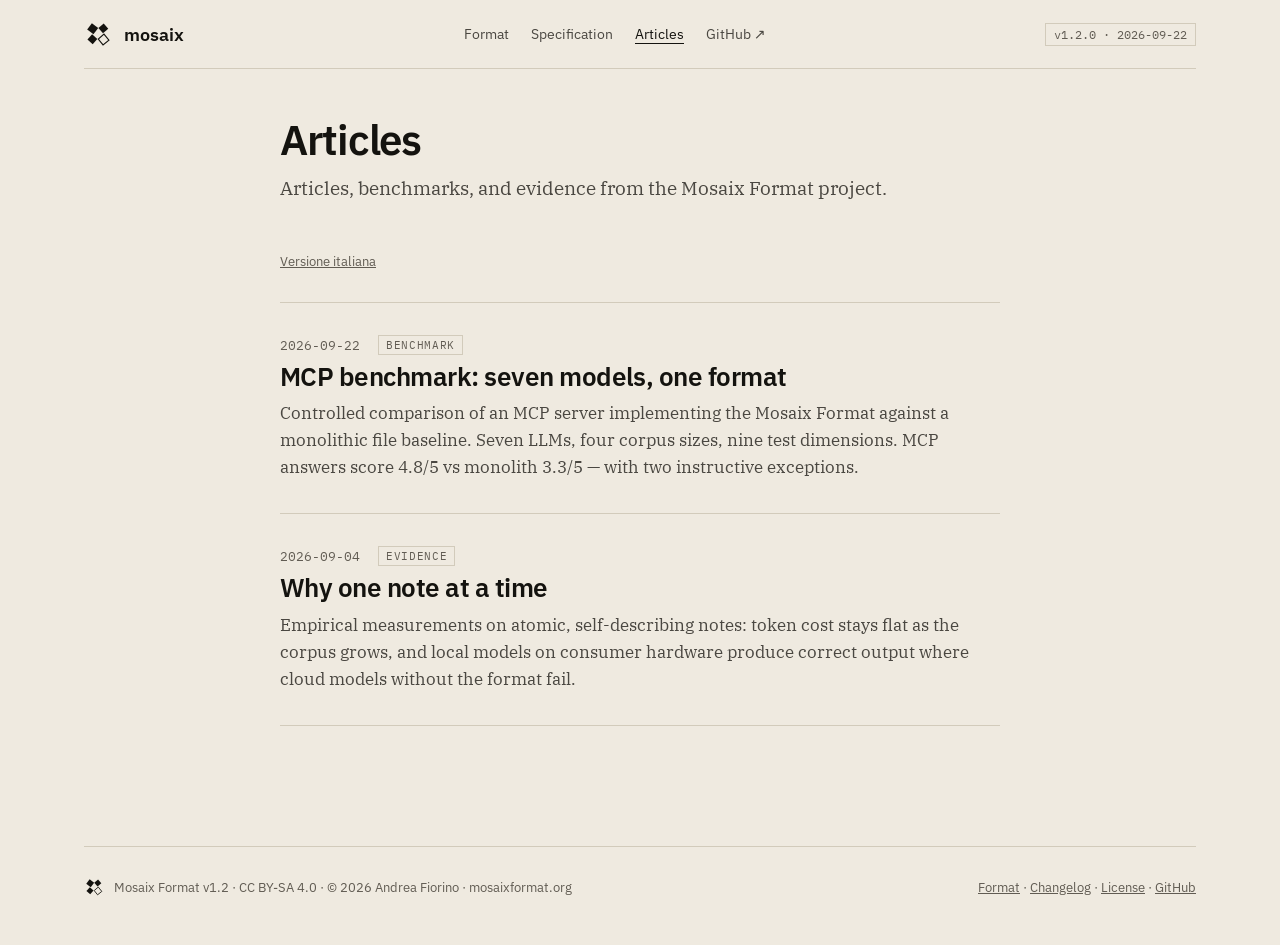
<file: site/articles.html>
<!doctype html>
<html lang="en">
<head>
<meta charset="utf-8">
<meta name="viewport" content="width=device-width, initial-scale=1">
<title>Articles — Mosaix Format</title>
<meta name="description" content="Articles, benchmarks, and evidence from the Mosaix Format project.">
<meta property="og:title" content="Articles — Mosaix Format">
<meta property="og:description" content="Articles, benchmarks, and evidence from the Mosaix Format project.">
<meta property="og:image" content="https://mosaixformat.org/og.png">
<meta property="og:url" content="https://mosaixformat.org/articles.html">
<meta name="twitter:card" content="summary_large_image">
<link rel="canonical" href="https://mosaixformat.org/articles.html">
<link rel="alternate" hreflang="en" href="https://mosaixformat.org/articles.html">
<link rel="alternate" hreflang="it" href="https://mosaixformat.org/articles.it.html">
<link rel="icon" type="image/svg+xml" href="favicon.svg">
<link rel="stylesheet" href="fonts/plex.css">
<style>
  :root{--paper:#efeae0;--paper2:#e4ded1;--ink:#14130f;--ink2:#4a4741;--ink3:#615c53;--line:#d2cbbb;--gold:#c9a227;--red:#9b3b2a;--green:#2a7d3f;
    --sans:"IBM Plex Sans",system-ui,sans-serif;--serif:"IBM Plex Serif",Georgia,serif;--mono:"IBM Plex Mono",Menlo,monospace;--w:1160px}
  *{box-sizing:border-box}
  html{scroll-behavior:smooth}
  body{margin:0;background:var(--paper);color:var(--ink);font:16.5px/1.65 var(--serif);-webkit-font-smoothing:antialiased}
  a{color:inherit;text-decoration:none}
  .wrap{max-width:var(--w);margin:0 auto;padding:0 24px}
  nav.top{display:flex;align-items:center;justify-content:space-between;padding:20px 0;font:14px var(--sans);gap:12px;border-bottom:1px solid var(--line)}
  nav.top .brand{display:flex;align-items:center;gap:12px;font-weight:600;font-size:18px}
  nav.top .brand svg{width:28px;height:28px}
  nav.top ul{list-style:none;display:flex;gap:22px;margin:0;padding:0}
  nav.top ul a{color:var(--ink2)}nav.top ul a.on{color:var(--ink);border-bottom:1px solid var(--ink)}
  nav.top .ver{font:12px var(--mono);color:var(--ink3);border:1px solid var(--line);padding:3px 8px;white-space:nowrap}

  .listing{max-width:720px;margin:0 auto;padding:48px 0 120px}
  .listing h1{font:600 42px/1.1 var(--sans);letter-spacing:-.03em;margin:0 0 10px}
  .listing .intro{font-size:19px;color:var(--ink2);margin:0 0 48px}

  .entry{padding:32px 0;border-top:1px solid var(--line)}
  .entry:last-child{border-bottom:1px solid var(--line)}
  .entry .date{font:12.5px var(--mono);color:var(--ink3);margin:0 0 6px}
  .entry .tag{display:inline-block;font:11px var(--mono);letter-spacing:.06em;text-transform:uppercase;color:var(--ink3);border:1px solid var(--line);padding:2px 7px;margin-left:10px;vertical-align:1px}
  .entry h2{font:600 26px/1.2 var(--sans);letter-spacing:-.02em;margin:0 0 8px}
  .entry h2 a{text-decoration:none;border-bottom:1px solid transparent;transition:border-color .2s}
  .entry h2 a:hover{border-bottom-color:var(--ink)}
  .entry p{margin:0;color:var(--ink2);font-size:16.5px}

  footer{border-top:1px solid var(--line);padding:30px 0 48px;font:13px var(--sans);color:var(--ink3);display:flex;justify-content:space-between;align-items:center;flex-wrap:wrap;gap:12px}
  footer .fb{display:flex;align-items:center;gap:10px}footer svg{width:20px;height:20px;color:var(--ink)}
  footer a{text-decoration:underline}
  @media (max-width:900px){.listing h1{font-size:34px}nav.top ul{display:none}}
</style>
</head>
<body>
<div class="wrap">
<nav class="top">
  <a class="brand" href="index.html" aria-label="Mosaix home"><svg viewBox="0 0 100 100" aria-hidden="true"><g fill="currentColor"><polygon transform="translate(31 31) rotate(41)" points="-15,-13 13,-15 15,13 -13,15"/><polygon transform="translate(69 30) rotate(47)" points="-12,-13 13,-12 12,13 -13,12"/><polygon transform="translate(30 69) rotate(44)" points="-13,-12 12,-13 13,12 -12,13"/></g><polygon transform="translate(70 70) rotate(49)" points="-14,-14 14,-13 13,14 -14,13" fill="none" stroke="currentColor" stroke-width="4"/></svg>mosaix</a>
  <ul><li><a href="index.html">Format</a></li><li><a href="spec.html">Specification</a></li><li><a class="on" href="articles.html">Articles</a></li><li><a href="https://github.com/mosaix-format/spec">GitHub &#x2197;</a></li></ul>
  <span class="ver">v1.2.0 · 2026-09-22</span>
</nav>

<div class="listing">
  <h1>Articles</h1>
  <p class="intro">Articles, benchmarks, and evidence from the Mosaix Format project.</p>
  <p style="font:13px var(--sans);color:var(--ink3);margin-bottom:32px"><a href="articles.it.html" style="text-decoration:underline">Versione italiana</a></p>

  <div class="entry">
    <p class="date">2026-09-22 <span class="tag">benchmark</span></p>
    <h2><a href="mcp-benchmark-v120.html">MCP benchmark: seven models, one format</a></h2>
    <p>Controlled comparison of an MCP server implementing the Mosaix Format against a monolithic file baseline. Seven LLMs, four corpus sizes, nine test dimensions. MCP answers score 4.8/5 vs monolith 3.3/5 — with two instructive exceptions.</p>
  </div>

  <div class="entry">
    <p class="date">2026-09-04 <span class="tag">evidence</span></p>
    <h2><a href="why-one-note-at-a-time.html">Why one note at a time</a></h2>
    <p>Empirical measurements on atomic, self-describing notes: token cost stays flat as the corpus grows, and local models on consumer hardware produce correct output where cloud models without the format fail.</p>
  </div>
</div>

<footer>
  <span class="fb"><svg viewBox="0 0 100 100" aria-hidden="true"><g fill="currentColor"><polygon transform="translate(31 31) rotate(41)" points="-15,-13 13,-15 15,13 -13,15"/><polygon transform="translate(69 30) rotate(47)" points="-12,-13 13,-12 12,13 -13,12"/><polygon transform="translate(30 69) rotate(44)" points="-13,-12 12,-13 13,12 -12,13"/></g><polygon transform="translate(70 70) rotate(49)" points="-14,-14 14,-13 13,14 -14,13" fill="none" stroke="currentColor" stroke-width="4"/></svg>Mosaix Format v1.2 &middot; CC BY-SA 4.0 &middot; &copy; 2026 Andrea Fiorino &middot; mosaixformat.org</span>
  <span><a href="index.html">Format</a> &middot; <a href="CHANGELOG.md">Changelog</a> &middot; <a href="LICENSE.md">License</a> &middot; <a href="https://github.com/mosaix-format/spec">GitHub</a></span>
</footer>
</div>
</body>
</html>
</file>
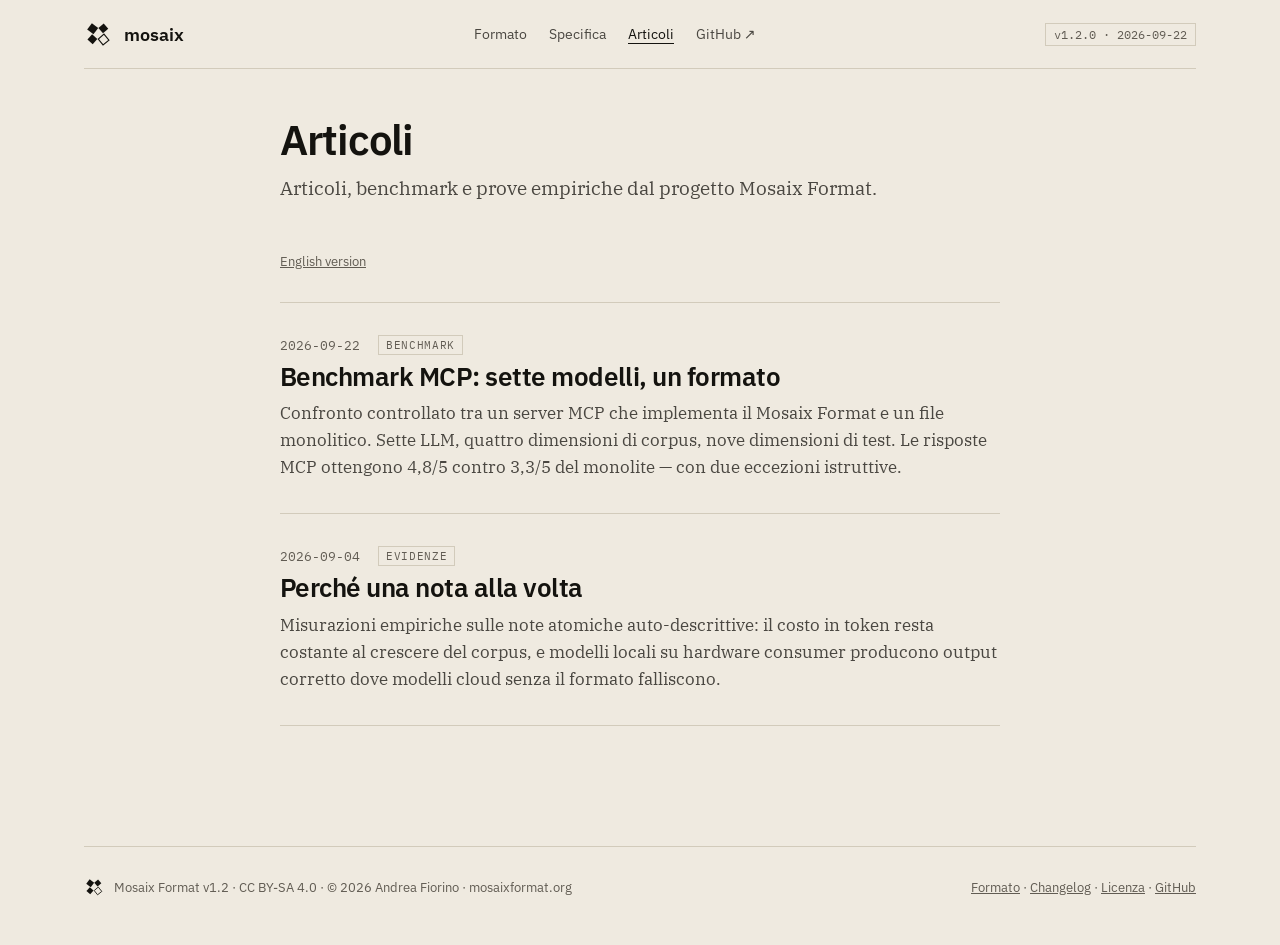
<file: site/articles.it.html>
<!doctype html>
<html lang="it">
<head>
<meta charset="utf-8">
<meta name="viewport" content="width=device-width, initial-scale=1">
<title>Articoli — Mosaix Format</title>
<meta name="description" content="Articoli, benchmark e prove empiriche dal progetto Mosaix Format.">
<meta property="og:title" content="Articoli — Mosaix Format">
<meta property="og:description" content="Articoli, benchmark e prove empiriche dal progetto Mosaix Format.">
<meta property="og:image" content="https://mosaixformat.org/og.png">
<meta property="og:url" content="https://mosaixformat.org/articles.it.html">
<meta name="twitter:card" content="summary_large_image">
<link rel="canonical" href="https://mosaixformat.org/articles.it.html">
<link rel="alternate" hreflang="en" href="https://mosaixformat.org/articles.html">
<link rel="alternate" hreflang="it" href="https://mosaixformat.org/articles.it.html">
<link rel="icon" type="image/svg+xml" href="favicon.svg">
<link rel="stylesheet" href="fonts/plex.css">
<style>
  :root{--paper:#efeae0;--paper2:#e4ded1;--ink:#14130f;--ink2:#4a4741;--ink3:#615c53;--line:#d2cbbb;--gold:#c9a227;--red:#9b3b2a;--green:#2a7d3f;
    --sans:"IBM Plex Sans",system-ui,sans-serif;--serif:"IBM Plex Serif",Georgia,serif;--mono:"IBM Plex Mono",Menlo,monospace;--w:1160px}
  *{box-sizing:border-box}
  html{scroll-behavior:smooth}
  body{margin:0;background:var(--paper);color:var(--ink);font:16.5px/1.65 var(--serif);-webkit-font-smoothing:antialiased}
  a{color:inherit;text-decoration:none}
  .wrap{max-width:var(--w);margin:0 auto;padding:0 24px}
  nav.top{display:flex;align-items:center;justify-content:space-between;padding:20px 0;font:14px var(--sans);gap:12px;border-bottom:1px solid var(--line)}
  nav.top .brand{display:flex;align-items:center;gap:12px;font-weight:600;font-size:18px}
  nav.top .brand svg{width:28px;height:28px}
  nav.top ul{list-style:none;display:flex;gap:22px;margin:0;padding:0}
  nav.top ul a{color:var(--ink2)}nav.top ul a.on{color:var(--ink);border-bottom:1px solid var(--ink)}
  nav.top .ver{font:12px var(--mono);color:var(--ink3);border:1px solid var(--line);padding:3px 8px;white-space:nowrap}

  .listing{max-width:720px;margin:0 auto;padding:48px 0 120px}
  .listing h1{font:600 42px/1.1 var(--sans);letter-spacing:-.03em;margin:0 0 10px}
  .listing .intro{font-size:19px;color:var(--ink2);margin:0 0 48px}
  .lang{font:13px var(--sans);color:var(--ink3);margin-bottom:32px}
  .lang a{text-decoration:underline}

  .entry{padding:32px 0;border-top:1px solid var(--line)}
  .entry:last-child{border-bottom:1px solid var(--line)}
  .entry .date{font:12.5px var(--mono);color:var(--ink3);margin:0 0 6px}
  .entry .tag{display:inline-block;font:11px var(--mono);letter-spacing:.06em;text-transform:uppercase;color:var(--ink3);border:1px solid var(--line);padding:2px 7px;margin-left:10px;vertical-align:1px}
  .entry h2{font:600 26px/1.2 var(--sans);letter-spacing:-.02em;margin:0 0 8px}
  .entry h2 a{text-decoration:none;border-bottom:1px solid transparent;transition:border-color .2s}
  .entry h2 a:hover{border-bottom-color:var(--ink)}
  .entry p{margin:0;color:var(--ink2);font-size:16.5px}

  footer{border-top:1px solid var(--line);padding:30px 0 48px;font:13px var(--sans);color:var(--ink3);display:flex;justify-content:space-between;align-items:center;flex-wrap:wrap;gap:12px}
  footer .fb{display:flex;align-items:center;gap:10px}footer svg{width:20px;height:20px;color:var(--ink)}
  footer a{text-decoration:underline}
  @media (max-width:900px){.listing h1{font-size:34px}nav.top ul{display:none}}
</style>
</head>
<body>
<div class="wrap">
<nav class="top">
  <a class="brand" href="index.html" aria-label="Mosaix home"><svg viewBox="0 0 100 100" aria-hidden="true"><g fill="currentColor"><polygon transform="translate(31 31) rotate(41)" points="-15,-13 13,-15 15,13 -13,15"/><polygon transform="translate(69 30) rotate(47)" points="-12,-13 13,-12 12,13 -13,12"/><polygon transform="translate(30 69) rotate(44)" points="-13,-12 12,-13 13,12 -12,13"/></g><polygon transform="translate(70 70) rotate(49)" points="-14,-14 14,-13 13,14 -14,13" fill="none" stroke="currentColor" stroke-width="4"/></svg>mosaix</a>
  <ul><li><a href="index.html">Formato</a></li><li><a href="spec.html">Specifica</a></li><li><a class="on" href="articles.it.html">Articoli</a></li><li><a href="https://github.com/mosaix-format/spec">GitHub &#x2197;</a></li></ul>
  <span class="ver">v1.2.0 · 2026-09-22</span>
</nav>

<div class="listing">
  <h1>Articoli</h1>
  <p class="intro">Articoli, benchmark e prove empiriche dal progetto Mosaix Format.</p>
  <p class="lang"><a href="articles.html">English version</a></p>

  <div class="entry">
    <p class="date">2026-09-22 <span class="tag">benchmark</span></p>
    <h2><a href="mcp-benchmark-v120.it.html">Benchmark MCP: sette modelli, un formato</a></h2>
    <p>Confronto controllato tra un server MCP che implementa il Mosaix Format e un file monolitico. Sette LLM, quattro dimensioni di corpus, nove dimensioni di test. Le risposte MCP ottengono 4,8/5 contro 3,3/5 del monolite &mdash; con due eccezioni istruttive.</p>
  </div>

  <div class="entry">
    <p class="date">2026-09-04 <span class="tag">evidenze</span></p>
    <h2><a href="why-one-note-at-a-time.it.html">Perch&eacute; una nota alla volta</a></h2>
    <p>Misurazioni empiriche sulle note atomiche auto-descrittive: il costo in token resta costante al crescere del corpus, e modelli locali su hardware consumer producono output corretto dove modelli cloud senza il formato falliscono.</p>
  </div>
</div>

<footer>
  <span class="fb"><svg viewBox="0 0 100 100" aria-hidden="true"><g fill="currentColor"><polygon transform="translate(31 31) rotate(41)" points="-15,-13 13,-15 15,13 -13,15"/><polygon transform="translate(69 30) rotate(47)" points="-12,-13 13,-12 12,13 -13,12"/><polygon transform="translate(30 69) rotate(44)" points="-13,-12 12,-13 13,12 -12,13"/></g><polygon transform="translate(70 70) rotate(49)" points="-14,-14 14,-13 13,14 -14,13" fill="none" stroke="currentColor" stroke-width="4"/></svg>Mosaix Format v1.2 &middot; CC BY-SA 4.0 &middot; &copy; 2026 Andrea Fiorino &middot; mosaixformat.org</span>
  <span><a href="index.html">Formato</a> &middot; <a href="CHANGELOG.md">Changelog</a> &middot; <a href="LICENSE.md">Licenza</a> &middot; <a href="https://github.com/mosaix-format/spec">GitHub</a></span>
</footer>
</div>
</body>
</html>
</file>
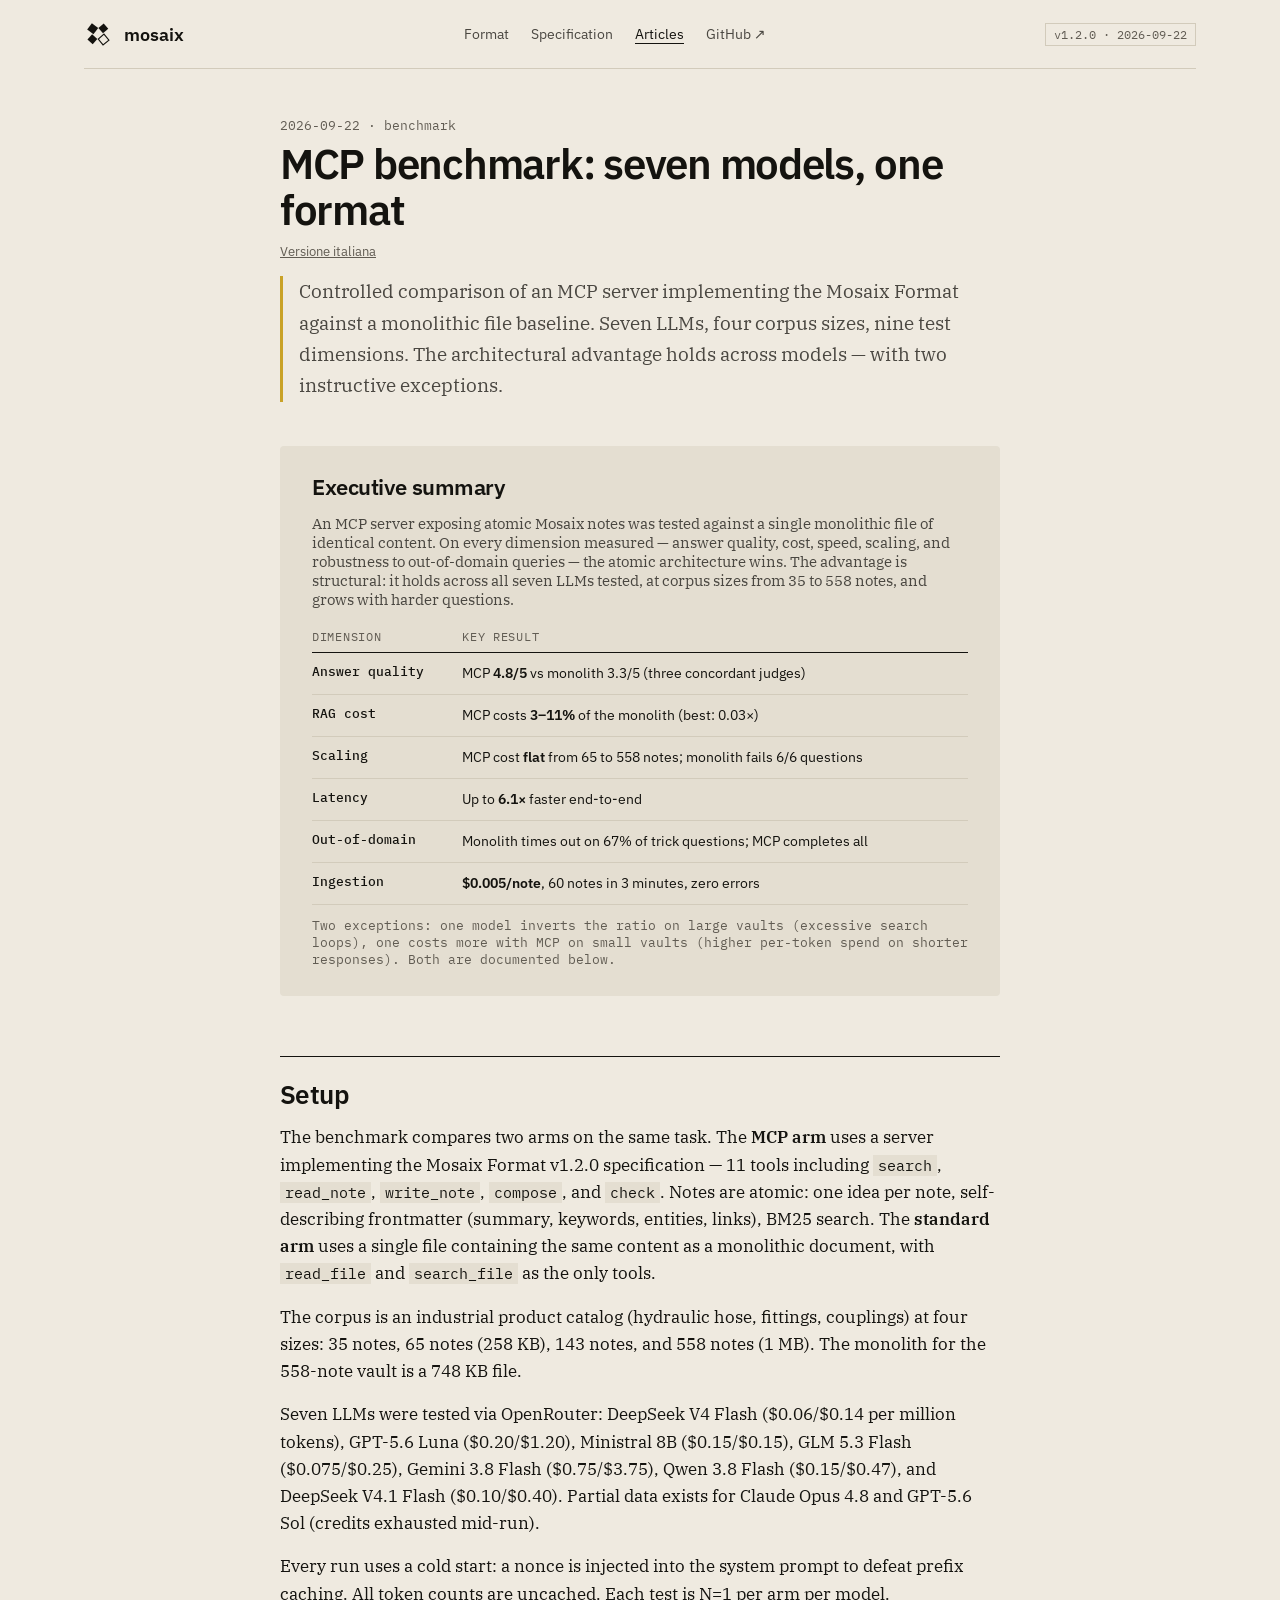
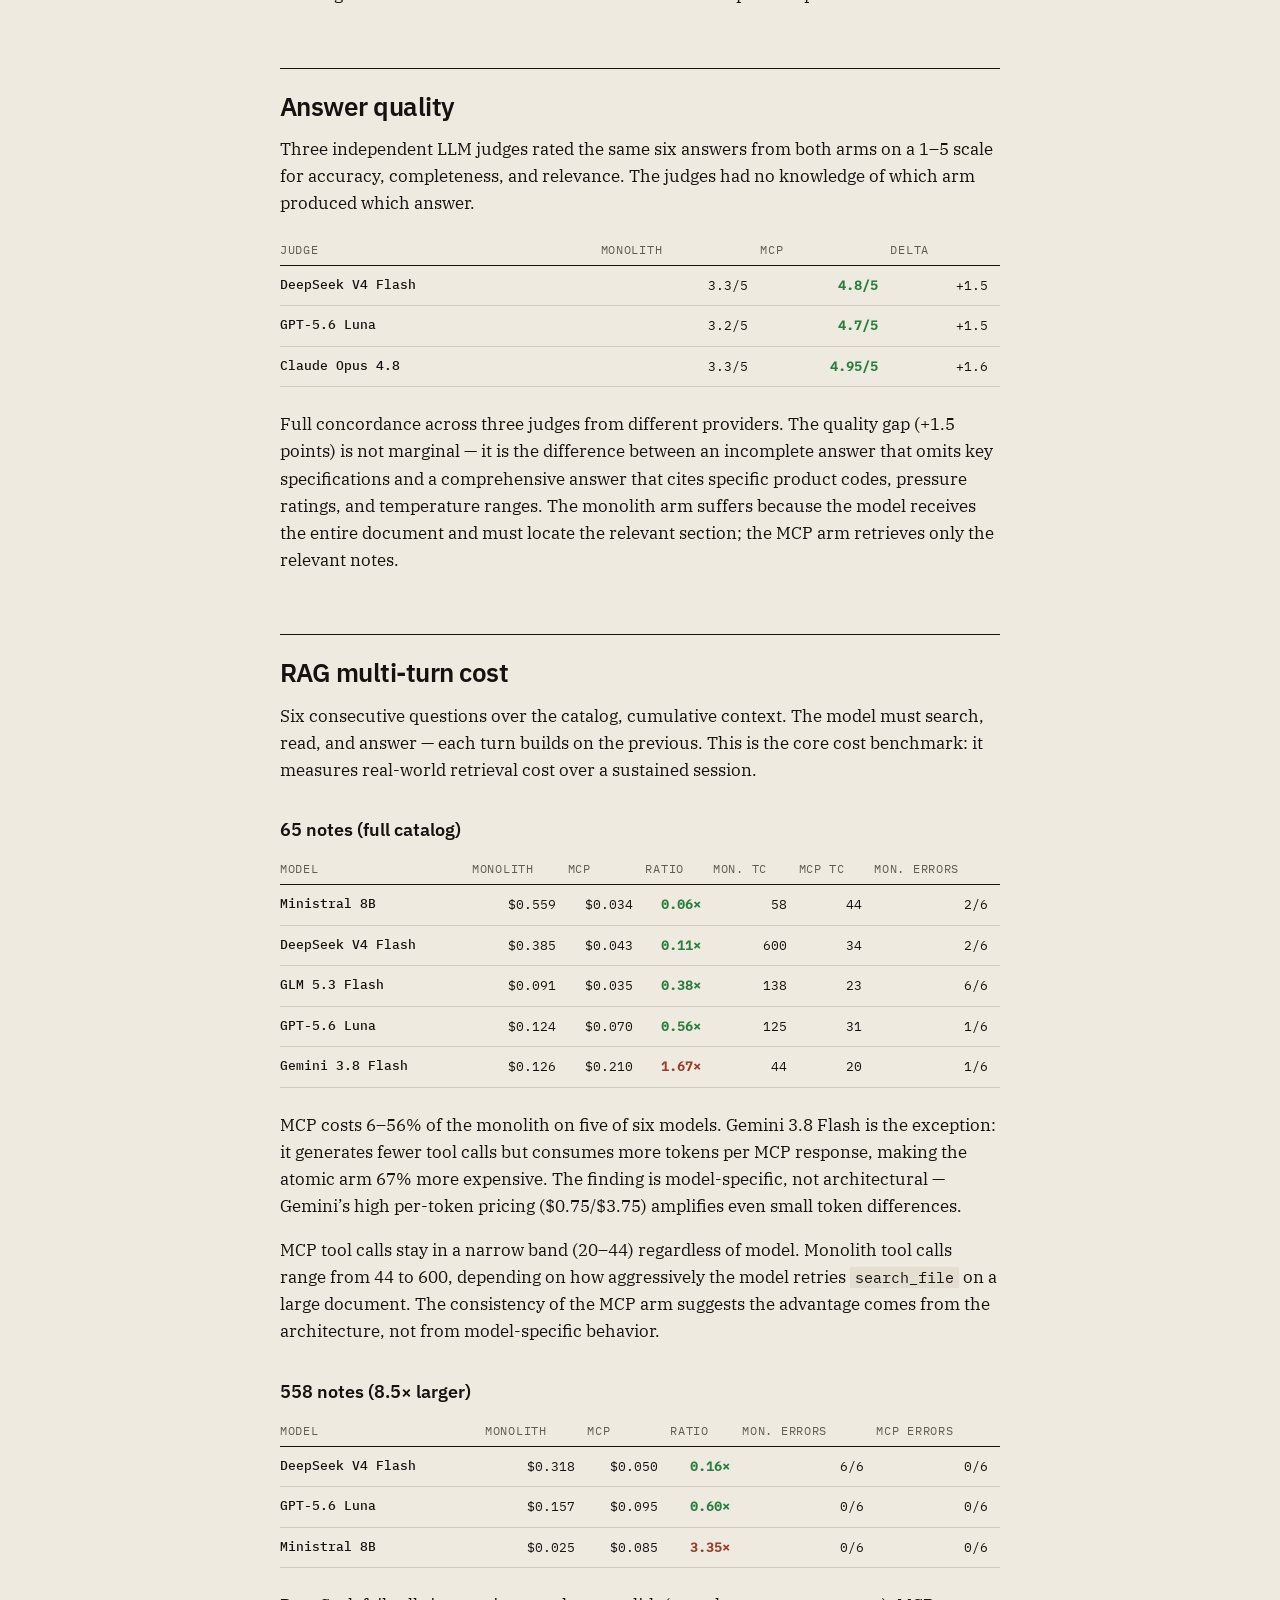
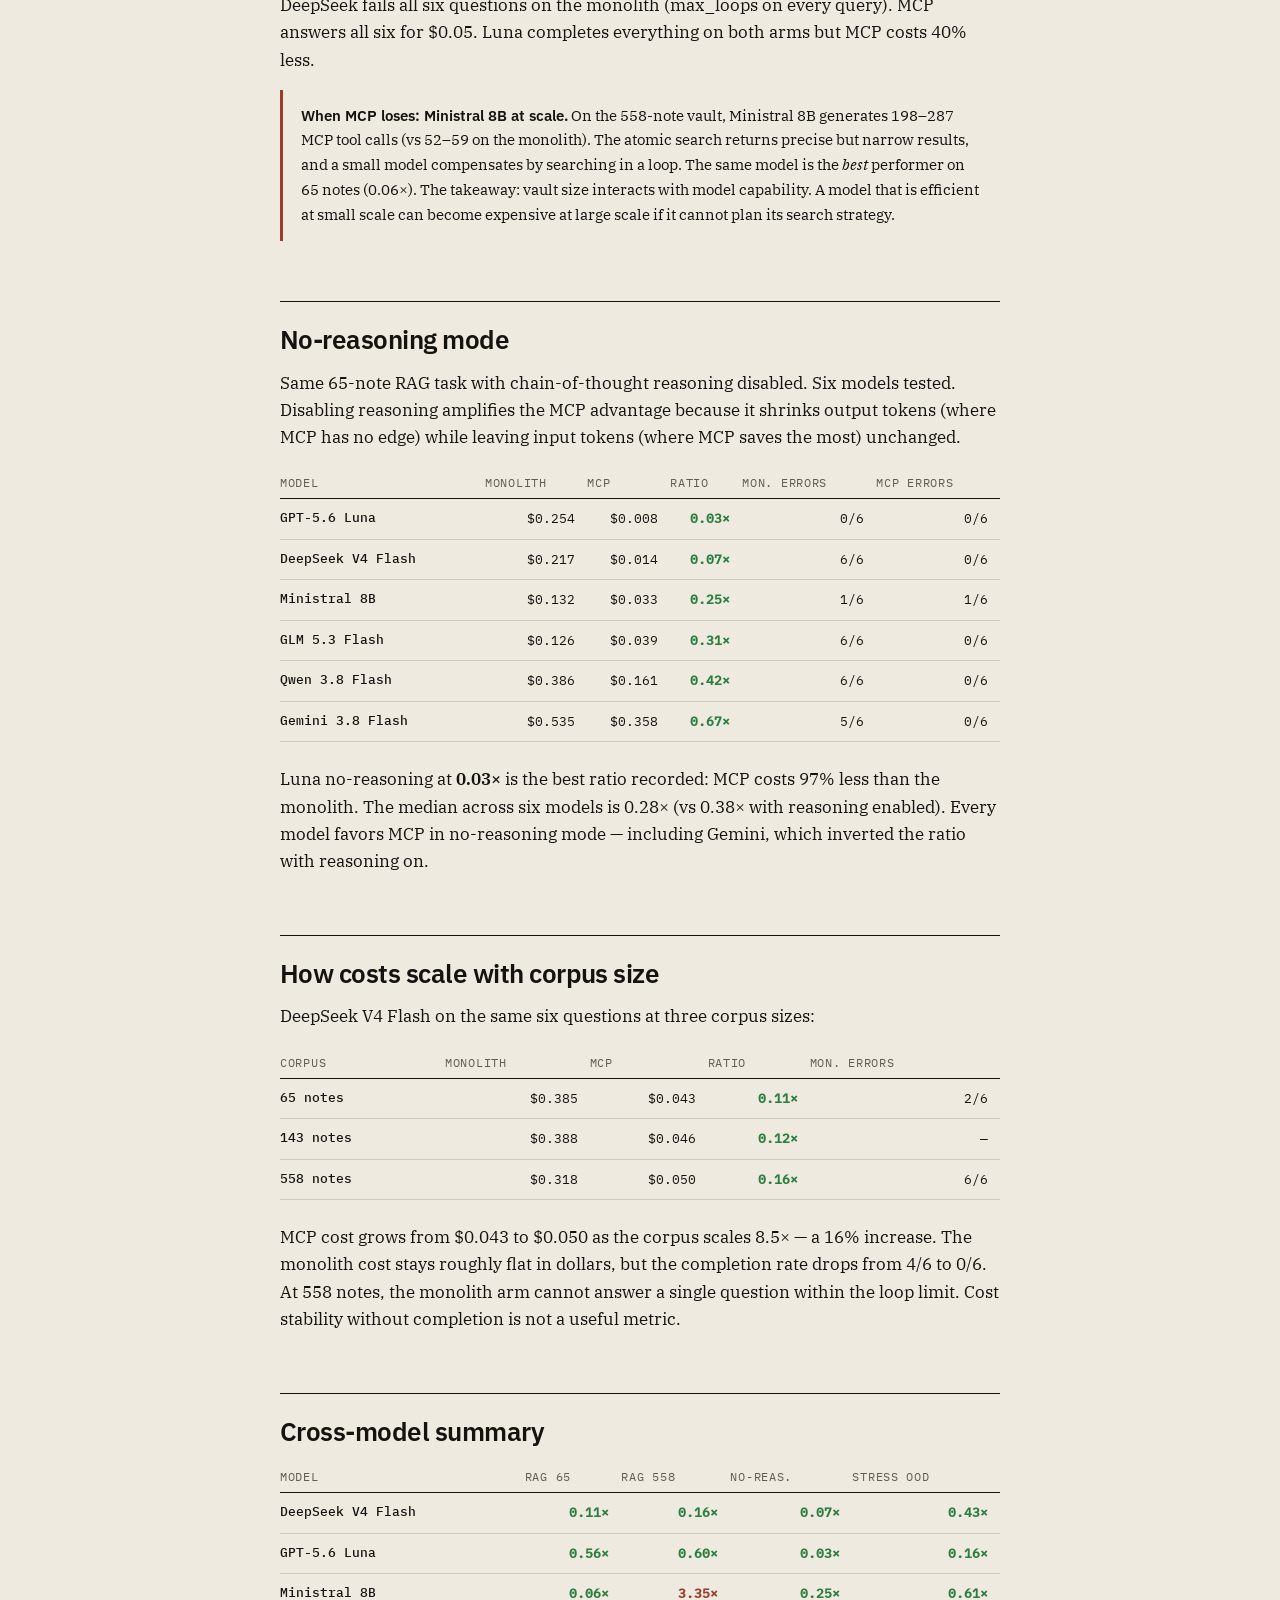
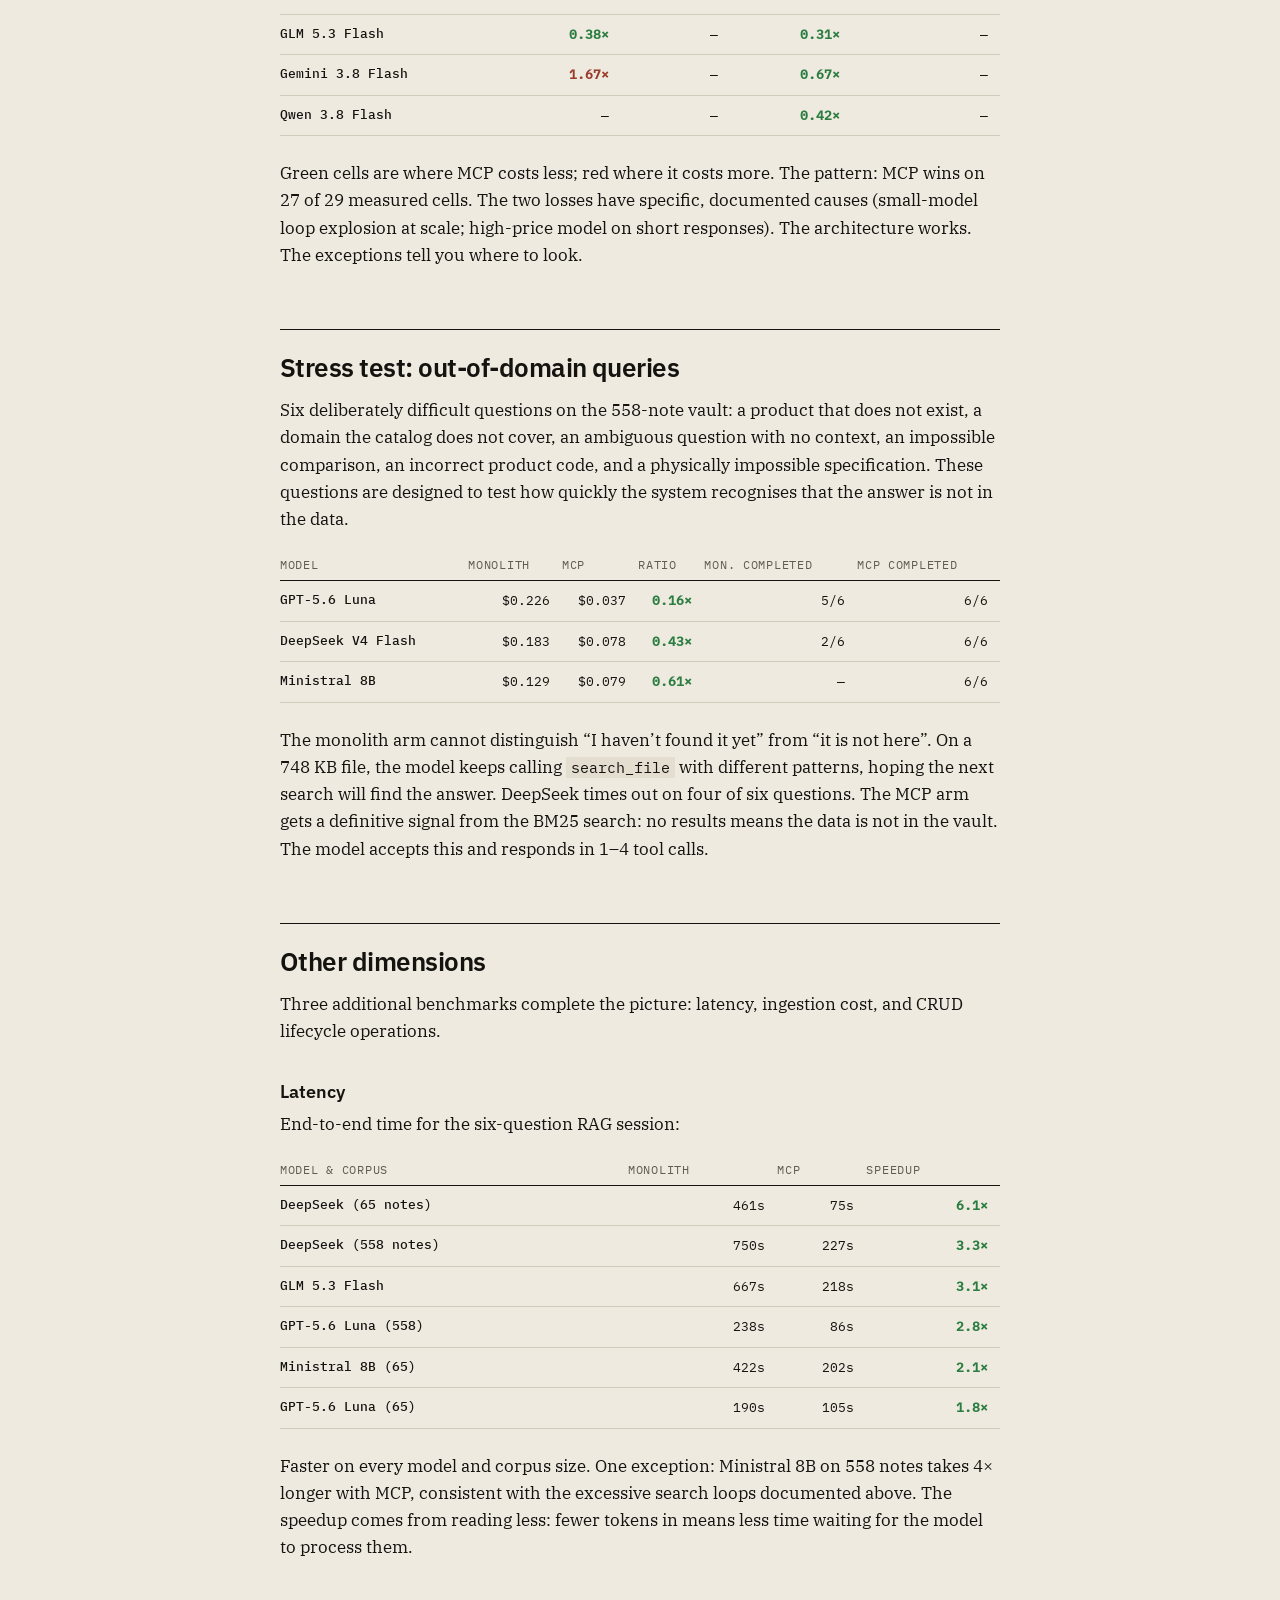
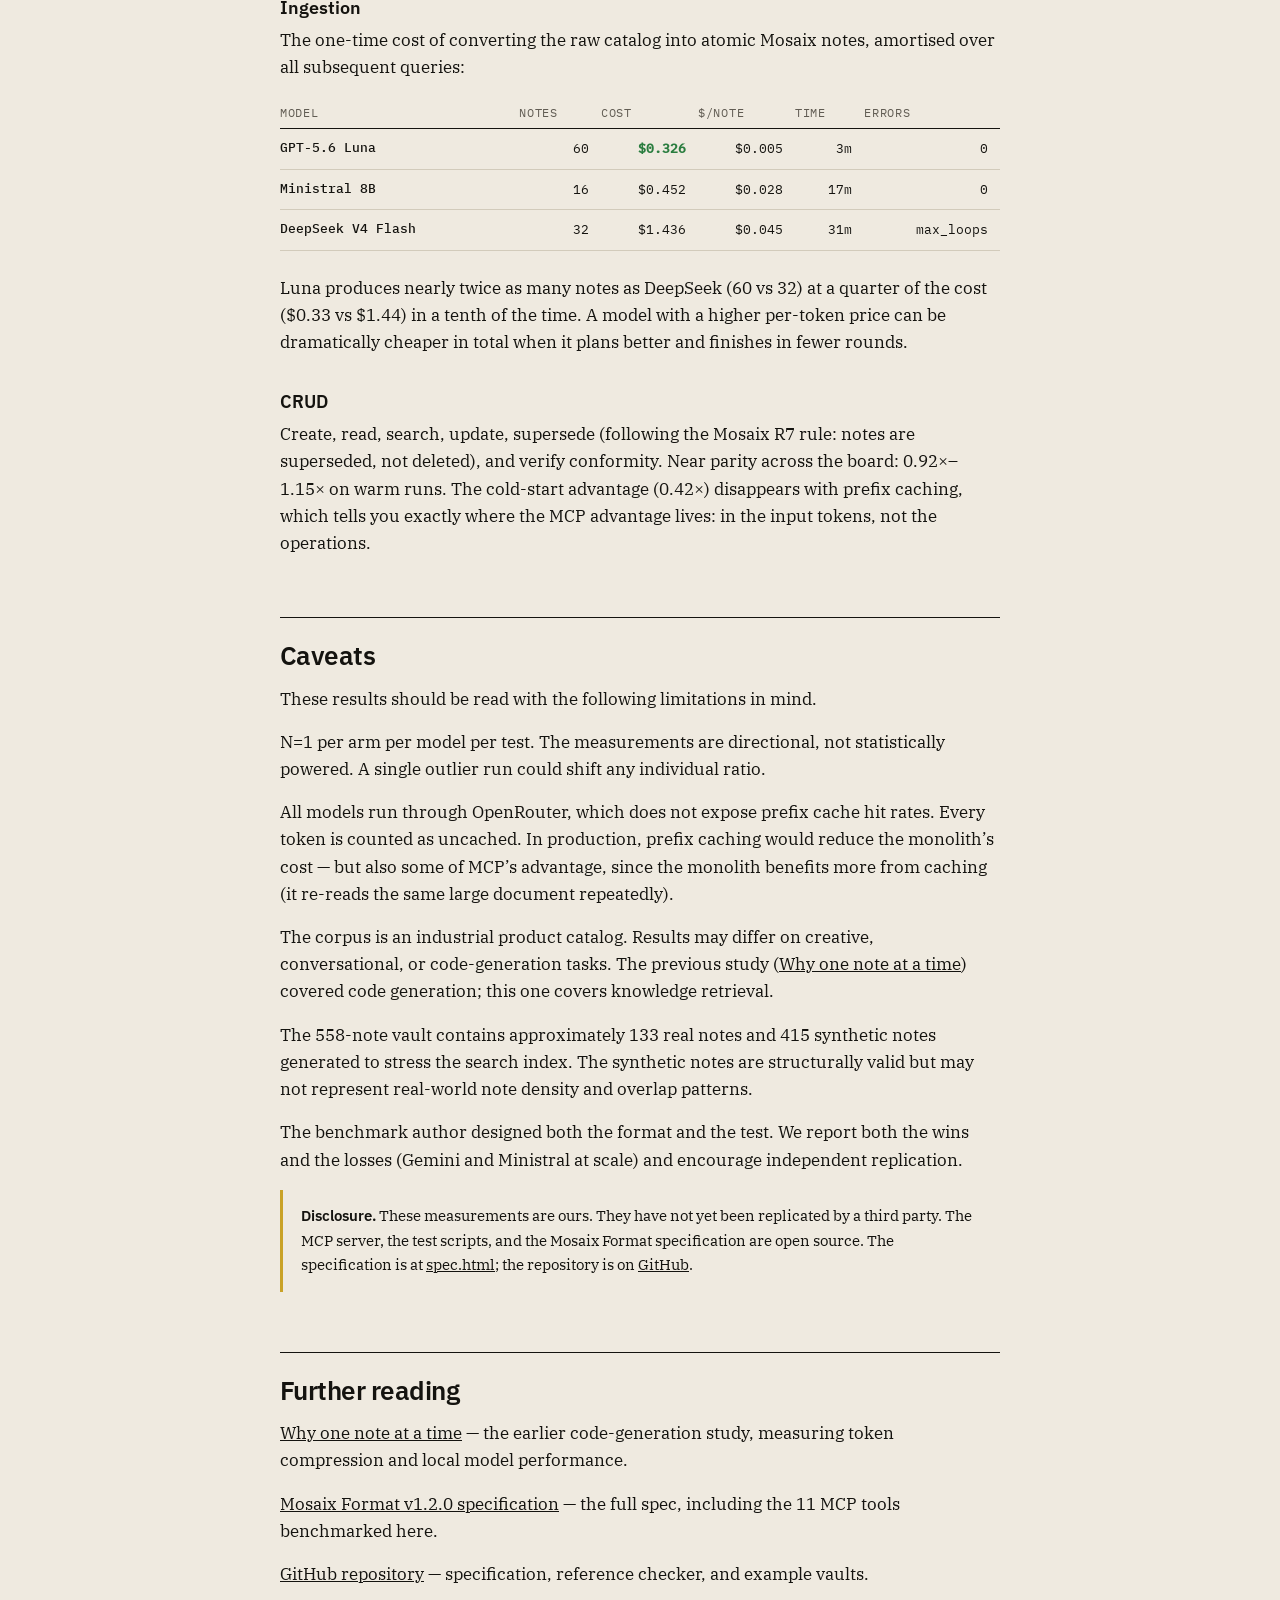
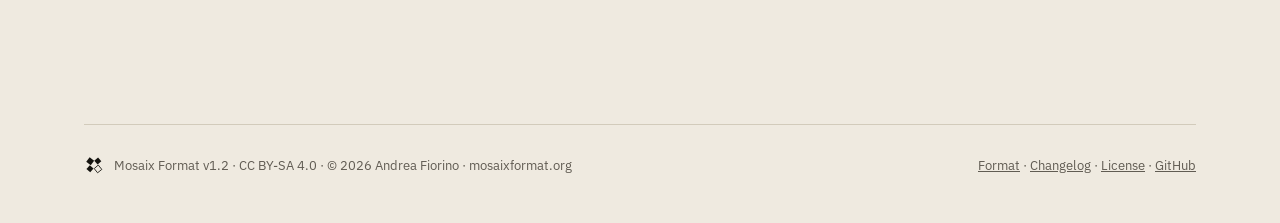
<file: site/mcp-benchmark-v120.html>
<!doctype html>
<html lang="en">
<head>
<meta charset="utf-8">
<meta name="viewport" content="width=device-width, initial-scale=1">
<title>MCP benchmark: seven models, one format — Mosaix Format</title>
<meta name="description" content="Controlled benchmark of an MCP server implementing the Mosaix Format against a monolithic file. Seven LLMs, four corpus sizes, nine test dimensions. The architectural advantage holds across models — with two instructive exceptions.">
<meta property="og:title" content="MCP benchmark: seven models, one format">
<meta property="og:description" content="MCP answers score 4.8/5 vs monolith 3.3/5 — three concordant judges. RAG cost drops 89–97%. Seven models tested, two instructive exceptions.">
<meta property="og:image" content="https://mosaixformat.org/og.png">
<meta property="og:url" content="https://mosaixformat.org/mcp-benchmark-v120.html">
<meta name="twitter:card" content="summary_large_image">
<link rel="canonical" href="https://mosaixformat.org/mcp-benchmark-v120.html">
<link rel="alternate" hreflang="en" href="https://mosaixformat.org/mcp-benchmark-v120.html">
<link rel="alternate" hreflang="it" href="https://mosaixformat.org/mcp-benchmark-v120.it.html">
<link rel="icon" type="image/svg+xml" href="favicon.svg">
<link rel="stylesheet" href="fonts/plex.css">
<style>
  :root{--paper:#efeae0;--paper2:#e4ded1;--ink:#14130f;--ink2:#4a4741;--ink3:#615c53;--line:#d2cbbb;--gold:#c9a227;--red:#9b3b2a;--green:#2a7d3f;
    --sans:"IBM Plex Sans",system-ui,sans-serif;--serif:"IBM Plex Serif",Georgia,serif;--mono:"IBM Plex Mono",Menlo,monospace;--w:1160px}
  *{box-sizing:border-box}
  html{scroll-behavior:smooth;scroll-padding-top:80px}
  body{margin:0;background:var(--paper);color:var(--ink);font:16.5px/1.65 var(--serif);-webkit-font-smoothing:antialiased}
  a{color:inherit;text-decoration:none}
  .wrap{max-width:var(--w);margin:0 auto;padding:0 24px}
  nav.top{display:flex;align-items:center;justify-content:space-between;padding:20px 0;font:14px var(--sans);gap:12px;border-bottom:1px solid var(--line)}
  nav.top .brand{display:flex;align-items:center;gap:12px;font-weight:600;font-size:18px}
  nav.top .brand svg{width:28px;height:28px}
  nav.top ul{list-style:none;display:flex;gap:22px;margin:0;padding:0}
  nav.top ul a{color:var(--ink2)}nav.top ul a.on{color:var(--ink);border-bottom:1px solid var(--ink)}
  nav.top .ver{font:12px var(--mono);color:var(--ink3);border:1px solid var(--line);padding:3px 8px;white-space:nowrap}

  .doc{max-width:720px;margin:0 auto;padding:48px 0 120px}
  .doc h1{font:600 42px/1.1 var(--sans);letter-spacing:-.03em;margin:0 0 10px}
  .doc .meta{font:12.5px var(--mono);color:var(--ink3);margin-bottom:8px}
  .doc .lede{font-size:19px;color:var(--ink2);margin:0 0 44px;padding-left:16px;border-left:3px solid var(--gold)}
  .doc h2{font:600 26px/1.2 var(--sans);letter-spacing:-.02em;margin:60px 0 14px;padding-top:22px;border-top:1px solid var(--ink)}
  .doc h3{font:600 17.5px var(--sans);margin:34px 0 8px}
  .doc p{margin:0 0 16px}
  .doc code{font:.88em var(--mono);background:var(--paper2);padding:1px 5px}
  .doc table{border-collapse:collapse;width:100%;font:14px/1.5 var(--sans);margin:12px 0 24px}
  .doc th{text-align:left;font:12px var(--mono);letter-spacing:.06em;text-transform:uppercase;color:var(--ink3);padding:8px 12px 8px 0;border-bottom:1px solid var(--ink);vertical-align:bottom}
  .doc td{padding:10px 12px 10px 0;border-bottom:1px solid var(--line);vertical-align:top}
  .doc td:first-child{font:500 13px var(--mono);white-space:nowrap}
  .doc td.num{text-align:right;font-family:var(--mono);font-size:13px}
  .doc td.win{color:var(--green);font-weight:600}
  .doc td.lose{color:var(--red);font-weight:600}
  .note{padding:14px 18px;border-left:3px solid var(--gold);background:transparent;margin:0 0 20px;font-size:15px}
  .note b{font-family:var(--sans)}
  .note.warn{border-color:var(--red)}
  .exec{background:var(--paper2);padding:28px 32px;margin:0 0 44px;border-radius:4px}
  .exec h2{margin:0 0 14px;padding:0;border:0;font-size:22px}
  .exec table{margin:8px 0 0}
  .exec td:first-child{font-weight:500}
  footer{border-top:1px solid var(--line);padding:30px 0 48px;font:13px var(--sans);color:var(--ink3);display:flex;justify-content:space-between;align-items:center;flex-wrap:wrap;gap:12px}
  footer .fb{display:flex;align-items:center;gap:10px}footer svg{width:20px;height:20px;color:var(--ink)}
  footer a{text-decoration:underline}
  @media (max-width:900px){.doc h1{font-size:34px}nav.top ul{display:none}.exec{padding:18px 20px}}
</style>
</head>
<body>
<div class="wrap">
<nav class="top">
  <a class="brand" href="index.html" aria-label="Mosaix home"><svg viewBox="0 0 100 100" aria-hidden="true"><g fill="currentColor"><polygon transform="translate(31 31) rotate(41)" points="-15,-13 13,-15 15,13 -13,15"/><polygon transform="translate(69 30) rotate(47)" points="-12,-13 13,-12 12,13 -13,12"/><polygon transform="translate(30 69) rotate(44)" points="-13,-12 12,-13 13,12 -12,13"/></g><polygon transform="translate(70 70) rotate(49)" points="-14,-14 14,-13 13,14 -14,13" fill="none" stroke="currentColor" stroke-width="4"/></svg>mosaix</a>
  <ul><li><a href="index.html">Format</a></li><li><a href="spec.html">Specification</a></li><li><a class="on" href="articles.html">Articles</a></li><li><a href="https://github.com/mosaix-format/spec">GitHub &#x2197;</a></li></ul>
  <span class="ver">v1.2.0 · 2026-09-22</span>
</nav>

<article class="doc">
  <p class="meta">2026-09-22 · benchmark</p>
  <h1>MCP benchmark: seven models, one format</h1>
  <p style="font:13px var(--sans);color:var(--ink3);margin-bottom:16px"><a href="mcp-benchmark-v120.it.html" style="text-decoration:underline">Versione italiana</a></p>
  <p class="lede">Controlled comparison of an MCP server implementing the Mosaix Format against a monolithic file baseline. Seven LLMs, four corpus sizes, nine test dimensions. The architectural advantage holds across models — with two instructive exceptions.</p>

  <div class="exec">
  <h2>Executive summary</h2>
  <p style="margin:0 0 12px;font:15px var(--serif);color:var(--ink2)">An MCP server exposing atomic Mosaix notes was tested against a single monolithic file of identical content. On every dimension measured — answer quality, cost, speed, scaling, and robustness to out-of-domain queries — the atomic architecture wins. The advantage is structural: it holds across all seven LLMs tested, at corpus sizes from 35 to 558 notes, and grows with harder questions.</p>
  <table>
    <tr><th>Dimension</th><th>Key result</th></tr>
    <tr><td>Answer quality</td><td>MCP <b>4.8/5</b> vs monolith 3.3/5 (three concordant judges)</td></tr>
    <tr><td>RAG cost</td><td>MCP costs <b>3&ndash;11%</b> of the monolith (best: 0.03&times;)</td></tr>
    <tr><td>Scaling</td><td>MCP cost <b>flat</b> from 65 to 558 notes; monolith fails 6/6 questions</td></tr>
    <tr><td>Latency</td><td>Up to <b>6.1&times;</b> faster end-to-end</td></tr>
    <tr><td>Out-of-domain</td><td>Monolith times out on 67% of trick questions; MCP completes all</td></tr>
    <tr><td>Ingestion</td><td><b>$0.005/note</b>, 60 notes in 3 minutes, zero errors</td></tr>
  </table>
  <p style="margin:12px 0 0;font:13px var(--mono);color:var(--ink3)">Two exceptions: one model inverts the ratio on large vaults (excessive search loops), one costs more with MCP on small vaults (higher per-token spend on shorter responses). Both are documented below.</p>
  </div>

  <h2 id="setup">Setup</h2>
  <p>The benchmark compares two arms on the same task. The <b>MCP arm</b> uses a server implementing the Mosaix Format v1.2.0 specification — 11 tools including <code>search</code>, <code>read_note</code>, <code>write_note</code>, <code>compose</code>, and <code>check</code>. Notes are atomic: one idea per note, self-describing frontmatter (summary, keywords, entities, links), BM25 search. The <b>standard arm</b> uses a single file containing the same content as a monolithic document, with <code>read_file</code> and <code>search_file</code> as the only tools.</p>
  <p>The corpus is an industrial product catalog (hydraulic hose, fittings, couplings) at four sizes: 35 notes, 65 notes (258&nbsp;KB), 143 notes, and 558 notes (1&nbsp;MB). The monolith for the 558-note vault is a 748&nbsp;KB file.</p>
  <p>Seven LLMs were tested via OpenRouter: DeepSeek V4 Flash ($0.06/$0.14 per million tokens), GPT-5.6 Luna ($0.20/$1.20), Ministral 8B ($0.15/$0.15), GLM 5.3 Flash ($0.075/$0.25), Gemini 3.8 Flash ($0.75/$3.75), Qwen 3.8 Flash ($0.15/$0.47), and DeepSeek V4.1 Flash ($0.10/$0.40). Partial data exists for Claude Opus 4.8 and GPT-5.6 Sol (credits exhausted mid-run).</p>
  <p>Every run uses a cold start: a nonce is injected into the system prompt to defeat prefix caching. All token counts are uncached. Each test is N=1 per arm per model.</p>

  <h2 id="quality">Answer quality</h2>
  <p>Three independent LLM judges rated the same six answers from both arms on a 1&ndash;5 scale for accuracy, completeness, and relevance. The judges had no knowledge of which arm produced which answer.</p>

  <table>
    <tr><th>Judge</th><th>Monolith</th><th>MCP</th><th>Delta</th></tr>
    <tr><td>DeepSeek V4 Flash</td><td class="num">3.3/5</td><td class="num win">4.8/5</td><td class="num">+1.5</td></tr>
    <tr><td>GPT-5.6 Luna</td><td class="num">3.2/5</td><td class="num win">4.7/5</td><td class="num">+1.5</td></tr>
    <tr><td>Claude Opus 4.8</td><td class="num">3.3/5</td><td class="num win">4.95/5</td><td class="num">+1.6</td></tr>
  </table>

  <p>Full concordance across three judges from different providers. The quality gap (+1.5 points) is not marginal — it is the difference between an incomplete answer that omits key specifications and a comprehensive answer that cites specific product codes, pressure ratings, and temperature ranges. The monolith arm suffers because the model receives the entire document and must locate the relevant section; the MCP arm retrieves only the relevant notes.</p>

  <h2 id="rag">RAG multi-turn cost</h2>
  <p>Six consecutive questions over the catalog, cumulative context. The model must search, read, and answer — each turn builds on the previous. This is the core cost benchmark: it measures real-world retrieval cost over a sustained session.</p>

  <h3>65 notes (full catalog)</h3>
  <table>
    <tr><th>Model</th><th>Monolith</th><th>MCP</th><th>Ratio</th><th>Mon. TC</th><th>MCP TC</th><th>Mon. errors</th></tr>
    <tr><td>Ministral 8B</td><td class="num">$0.559</td><td class="num">$0.034</td><td class="num win">0.06&times;</td><td class="num">58</td><td class="num">44</td><td class="num">2/6</td></tr>
    <tr><td>DeepSeek V4 Flash</td><td class="num">$0.385</td><td class="num">$0.043</td><td class="num win">0.11&times;</td><td class="num">600</td><td class="num">34</td><td class="num">2/6</td></tr>
    <tr><td>GLM 5.3 Flash</td><td class="num">$0.091</td><td class="num">$0.035</td><td class="num win">0.38&times;</td><td class="num">138</td><td class="num">23</td><td class="num">6/6</td></tr>
    <tr><td>GPT-5.6 Luna</td><td class="num">$0.124</td><td class="num">$0.070</td><td class="num win">0.56&times;</td><td class="num">125</td><td class="num">31</td><td class="num">1/6</td></tr>
    <tr><td>Gemini 3.8 Flash</td><td class="num">$0.126</td><td class="num">$0.210</td><td class="num lose">1.67&times;</td><td class="num">44</td><td class="num">20</td><td class="num">1/6</td></tr>
  </table>

  <p>MCP costs 6&ndash;56% of the monolith on five of six models. Gemini 3.8 Flash is the exception: it generates fewer tool calls but consumes more tokens per MCP response, making the atomic arm 67% more expensive. The finding is model-specific, not architectural — Gemini&rsquo;s high per-token pricing ($0.75/$3.75) amplifies even small token differences.</p>
  <p>MCP tool calls stay in a narrow band (20&ndash;44) regardless of model. Monolith tool calls range from 44 to 600, depending on how aggressively the model retries <code>search_file</code> on a large document. The consistency of the MCP arm suggests the advantage comes from the architecture, not from model-specific behavior.</p>

  <h3>558 notes (8.5&times; larger)</h3>
  <table>
    <tr><th>Model</th><th>Monolith</th><th>MCP</th><th>Ratio</th><th>Mon. errors</th><th>MCP errors</th></tr>
    <tr><td>DeepSeek V4 Flash</td><td class="num">$0.318</td><td class="num">$0.050</td><td class="num win">0.16&times;</td><td class="num">6/6</td><td class="num">0/6</td></tr>
    <tr><td>GPT-5.6 Luna</td><td class="num">$0.157</td><td class="num">$0.095</td><td class="num win">0.60&times;</td><td class="num">0/6</td><td class="num">0/6</td></tr>
    <tr><td>Ministral 8B</td><td class="num">$0.025</td><td class="num">$0.085</td><td class="num lose">3.35&times;</td><td class="num">0/6</td><td class="num">0/6</td></tr>
  </table>

  <p>DeepSeek fails all six questions on the monolith (max_loops on every query). MCP answers all six for $0.05. Luna completes everything on both arms but MCP costs 40% less.</p>

  <div class="note warn"><b>When MCP loses: Ministral 8B at scale.</b> On the 558-note vault, Ministral 8B generates 198&ndash;287 MCP tool calls (vs 52&ndash;59 on the monolith). The atomic search returns precise but narrow results, and a small model compensates by searching in a loop. The same model is the <em>best</em> performer on 65 notes (0.06&times;). The takeaway: vault size interacts with model capability. A model that is efficient at small scale can become expensive at large scale if it cannot plan its search strategy.</div>

  <h2 id="noreasoning">No-reasoning mode</h2>
  <p>Same 65-note RAG task with chain-of-thought reasoning disabled. Six models tested. Disabling reasoning amplifies the MCP advantage because it shrinks output tokens (where MCP has no edge) while leaving input tokens (where MCP saves the most) unchanged.</p>

  <table>
    <tr><th>Model</th><th>Monolith</th><th>MCP</th><th>Ratio</th><th>Mon. errors</th><th>MCP errors</th></tr>
    <tr><td>GPT-5.6 Luna</td><td class="num">$0.254</td><td class="num">$0.008</td><td class="num win">0.03&times;</td><td class="num">0/6</td><td class="num">0/6</td></tr>
    <tr><td>DeepSeek V4 Flash</td><td class="num">$0.217</td><td class="num">$0.014</td><td class="num win">0.07&times;</td><td class="num">6/6</td><td class="num">0/6</td></tr>
    <tr><td>Ministral 8B</td><td class="num">$0.132</td><td class="num">$0.033</td><td class="num win">0.25&times;</td><td class="num">1/6</td><td class="num">1/6</td></tr>
    <tr><td>GLM 5.3 Flash</td><td class="num">$0.126</td><td class="num">$0.039</td><td class="num win">0.31&times;</td><td class="num">6/6</td><td class="num">0/6</td></tr>
    <tr><td>Qwen 3.8 Flash</td><td class="num">$0.386</td><td class="num">$0.161</td><td class="num win">0.42&times;</td><td class="num">6/6</td><td class="num">0/6</td></tr>
    <tr><td>Gemini 3.8 Flash</td><td class="num">$0.535</td><td class="num">$0.358</td><td class="num win">0.67&times;</td><td class="num">5/6</td><td class="num">0/6</td></tr>
  </table>

  <p>Luna no-reasoning at <b>0.03&times;</b> is the best ratio recorded: MCP costs 97% less than the monolith. The median across six models is 0.28&times; (vs 0.38&times; with reasoning enabled). Every model favors MCP in no-reasoning mode — including Gemini, which inverted the ratio with reasoning on.</p>

  <h2 id="scaling">How costs scale with corpus size</h2>
  <p>DeepSeek V4 Flash on the same six questions at three corpus sizes:</p>

  <table>
    <tr><th>Corpus</th><th>Monolith</th><th>MCP</th><th>Ratio</th><th>Mon. errors</th></tr>
    <tr><td>65 notes</td><td class="num">$0.385</td><td class="num">$0.043</td><td class="num win">0.11&times;</td><td class="num">2/6</td></tr>
    <tr><td>143 notes</td><td class="num">$0.388</td><td class="num">$0.046</td><td class="num win">0.12&times;</td><td class="num">—</td></tr>
    <tr><td>558 notes</td><td class="num">$0.318</td><td class="num">$0.050</td><td class="num win">0.16&times;</td><td class="num">6/6</td></tr>
  </table>

  <p>MCP cost grows from $0.043 to $0.050 as the corpus scales 8.5&times; — a 16% increase. The monolith cost stays roughly flat in dollars, but the completion rate drops from 4/6 to 0/6. At 558 notes, the monolith arm cannot answer a single question within the loop limit. Cost stability without completion is not a useful metric.</p>

  <h2 id="cross">Cross-model summary</h2>
  <table>
    <tr><th>Model</th><th>RAG 65</th><th>RAG 558</th><th>No-reas.</th><th>Stress OOD</th></tr>
    <tr><td>DeepSeek V4 Flash</td><td class="num win">0.11&times;</td><td class="num win">0.16&times;</td><td class="num win">0.07&times;</td><td class="num win">0.43&times;</td></tr>
    <tr><td>GPT-5.6 Luna</td><td class="num win">0.56&times;</td><td class="num win">0.60&times;</td><td class="num win">0.03&times;</td><td class="num win">0.16&times;</td></tr>
    <tr><td>Ministral 8B</td><td class="num win">0.06&times;</td><td class="num lose">3.35&times;</td><td class="num win">0.25&times;</td><td class="num win">0.61&times;</td></tr>
    <tr><td>GLM 5.3 Flash</td><td class="num win">0.38&times;</td><td class="num">—</td><td class="num win">0.31&times;</td><td class="num">—</td></tr>
    <tr><td>Gemini 3.8 Flash</td><td class="num lose">1.67&times;</td><td class="num">—</td><td class="num win">0.67&times;</td><td class="num">—</td></tr>
    <tr><td>Qwen 3.8 Flash</td><td class="num">—</td><td class="num">—</td><td class="num win">0.42&times;</td><td class="num">—</td></tr>
  </table>

  <p>Green cells are where MCP costs less; red where it costs more. The pattern: MCP wins on 27 of 29 measured cells. The two losses have specific, documented causes (small-model loop explosion at scale; high-price model on short responses). The architecture works. The exceptions tell you where to look.</p>

  <h2 id="stress">Stress test: out-of-domain queries</h2>
  <p>Six deliberately difficult questions on the 558-note vault: a product that does not exist, a domain the catalog does not cover, an ambiguous question with no context, an impossible comparison, an incorrect product code, and a physically impossible specification. These questions are designed to test how quickly the system recognises that the answer is not in the data.</p>

  <table>
    <tr><th>Model</th><th>Monolith</th><th>MCP</th><th>Ratio</th><th>Mon. completed</th><th>MCP completed</th></tr>
    <tr><td>GPT-5.6 Luna</td><td class="num">$0.226</td><td class="num">$0.037</td><td class="num win">0.16&times;</td><td class="num">5/6</td><td class="num">6/6</td></tr>
    <tr><td>DeepSeek V4 Flash</td><td class="num">$0.183</td><td class="num">$0.078</td><td class="num win">0.43&times;</td><td class="num">2/6</td><td class="num">6/6</td></tr>
    <tr><td>Ministral 8B</td><td class="num">$0.129</td><td class="num">$0.079</td><td class="num win">0.61&times;</td><td class="num">—</td><td class="num">6/6</td></tr>
  </table>

  <p>The monolith arm cannot distinguish &ldquo;I haven&rsquo;t found it yet&rdquo; from &ldquo;it is not here&rdquo;. On a 748&nbsp;KB file, the model keeps calling <code>search_file</code> with different patterns, hoping the next search will find the answer. DeepSeek times out on four of six questions. The MCP arm gets a definitive signal from the BM25 search: no results means the data is not in the vault. The model accepts this and responds in 1&ndash;4 tool calls.</p>

  <h2 id="other">Other dimensions</h2>
  <p>Three additional benchmarks complete the picture: latency, ingestion cost, and CRUD lifecycle operations.</p>

  <h3>Latency</h3>
  <p>End-to-end time for the six-question RAG session:</p>

  <table>
    <tr><th>Model &amp; corpus</th><th>Monolith</th><th>MCP</th><th>Speedup</th></tr>
    <tr><td>DeepSeek (65 notes)</td><td class="num">461s</td><td class="num">75s</td><td class="num win">6.1&times;</td></tr>
    <tr><td>DeepSeek (558 notes)</td><td class="num">750s</td><td class="num">227s</td><td class="num win">3.3&times;</td></tr>
    <tr><td>GLM 5.3 Flash</td><td class="num">667s</td><td class="num">218s</td><td class="num win">3.1&times;</td></tr>
    <tr><td>GPT-5.6 Luna (558)</td><td class="num">238s</td><td class="num">86s</td><td class="num win">2.8&times;</td></tr>
    <tr><td>Ministral 8B (65)</td><td class="num">422s</td><td class="num">202s</td><td class="num win">2.1&times;</td></tr>
    <tr><td>GPT-5.6 Luna (65)</td><td class="num">190s</td><td class="num">105s</td><td class="num win">1.8&times;</td></tr>
  </table>

  <p>Faster on every model and corpus size. One exception: Ministral 8B on 558 notes takes 4&times; longer with MCP, consistent with the excessive search loops documented above. The speedup comes from reading less: fewer tokens in means less time waiting for the model to process them.</p>

  <h3>Ingestion</h3>
  <p>The one-time cost of converting the raw catalog into atomic Mosaix notes, amortised over all subsequent queries:</p>

  <table>
    <tr><th>Model</th><th>Notes</th><th>Cost</th><th>$/note</th><th>Time</th><th>Errors</th></tr>
    <tr><td>GPT-5.6 Luna</td><td class="num">60</td><td class="num win">$0.326</td><td class="num">$0.005</td><td class="num">3m</td><td class="num">0</td></tr>
    <tr><td>Ministral 8B</td><td class="num">16</td><td class="num">$0.452</td><td class="num">$0.028</td><td class="num">17m</td><td class="num">0</td></tr>
    <tr><td>DeepSeek V4 Flash</td><td class="num">32</td><td class="num">$1.436</td><td class="num">$0.045</td><td class="num">31m</td><td class="num">max_loops</td></tr>
  </table>

  <p>Luna produces nearly twice as many notes as DeepSeek (60 vs 32) at a quarter of the cost ($0.33 vs $1.44) in a tenth of the time. A model with a higher per-token price can be dramatically cheaper in total when it plans better and finishes in fewer rounds.</p>

  <h3>CRUD</h3>
  <p>Create, read, search, update, supersede (following the Mosaix R7 rule: notes are superseded, not deleted), and verify conformity. Near parity across the board: 0.92&times;&ndash;1.15&times; on warm runs. The cold-start advantage (0.42&times;) disappears with prefix caching, which tells you exactly where the MCP advantage lives: in the input tokens, not the operations.</p>

  <h2 id="caveats">Caveats</h2>
  <p>These results should be read with the following limitations in mind.</p>
  <p>N=1 per arm per model per test. The measurements are directional, not statistically powered. A single outlier run could shift any individual ratio.</p>
  <p>All models run through OpenRouter, which does not expose prefix cache hit rates. Every token is counted as uncached. In production, prefix caching would reduce the monolith&rsquo;s cost — but also some of MCP&rsquo;s advantage, since the monolith benefits more from caching (it re-reads the same large document repeatedly).</p>
  <p>The corpus is an industrial product catalog. Results may differ on creative, conversational, or code-generation tasks. The previous study (<a href="why-one-note-at-a-time.html" style="text-decoration:underline">Why one note at a time</a>) covered code generation; this one covers knowledge retrieval.</p>
  <p>The 558-note vault contains approximately 133 real notes and 415 synthetic notes generated to stress the search index. The synthetic notes are structurally valid but may not represent real-world note density and overlap patterns.</p>
  <p>The benchmark author designed both the format and the test. We report both the wins and the losses (Gemini and Ministral at scale) and encourage independent replication.</p>

  <div class="note"><b>Disclosure.</b> These measurements are ours. They have not yet been replicated by a third party. The MCP server, the test scripts, and the Mosaix Format specification are open source. The specification is at <a href="spec.html" style="text-decoration:underline">spec.html</a>; the repository is on <a href="https://github.com/mosaix-format/spec" style="text-decoration:underline">GitHub</a>.</div>

  <h2 id="reading">Further reading</h2>
  <p><a href="why-one-note-at-a-time.html" style="text-decoration:underline">Why one note at a time</a> — the earlier code-generation study, measuring token compression and local model performance.</p>
  <p><a href="spec.html" style="text-decoration:underline">Mosaix Format v1.2.0 specification</a> — the full spec, including the 11 MCP tools benchmarked here.</p>
  <p><a href="https://github.com/mosaix-format/spec" style="text-decoration:underline">GitHub repository</a> — specification, reference checker, and example vaults.</p>
</article>

<footer>
  <span class="fb"><svg viewBox="0 0 100 100" aria-hidden="true"><g fill="currentColor"><polygon transform="translate(31 31) rotate(41)" points="-15,-13 13,-15 15,13 -13,15"/><polygon transform="translate(69 30) rotate(47)" points="-12,-13 13,-12 12,13 -13,12"/><polygon transform="translate(30 69) rotate(44)" points="-13,-12 12,-13 13,12 -12,13"/></g><polygon transform="translate(70 70) rotate(49)" points="-14,-14 14,-13 13,14 -14,13" fill="none" stroke="currentColor" stroke-width="4"/></svg>Mosaix Format v1.2 &middot; CC BY-SA 4.0 &middot; &copy; 2026 Andrea Fiorino &middot; mosaixformat.org</span>
  <span><a href="index.html">Format</a> &middot; <a href="CHANGELOG.md">Changelog</a> &middot; <a href="LICENSE.md">License</a> &middot; <a href="https://github.com/mosaix-format/spec">GitHub</a></span>
</footer>
</div>
</body>
</html>
</file>
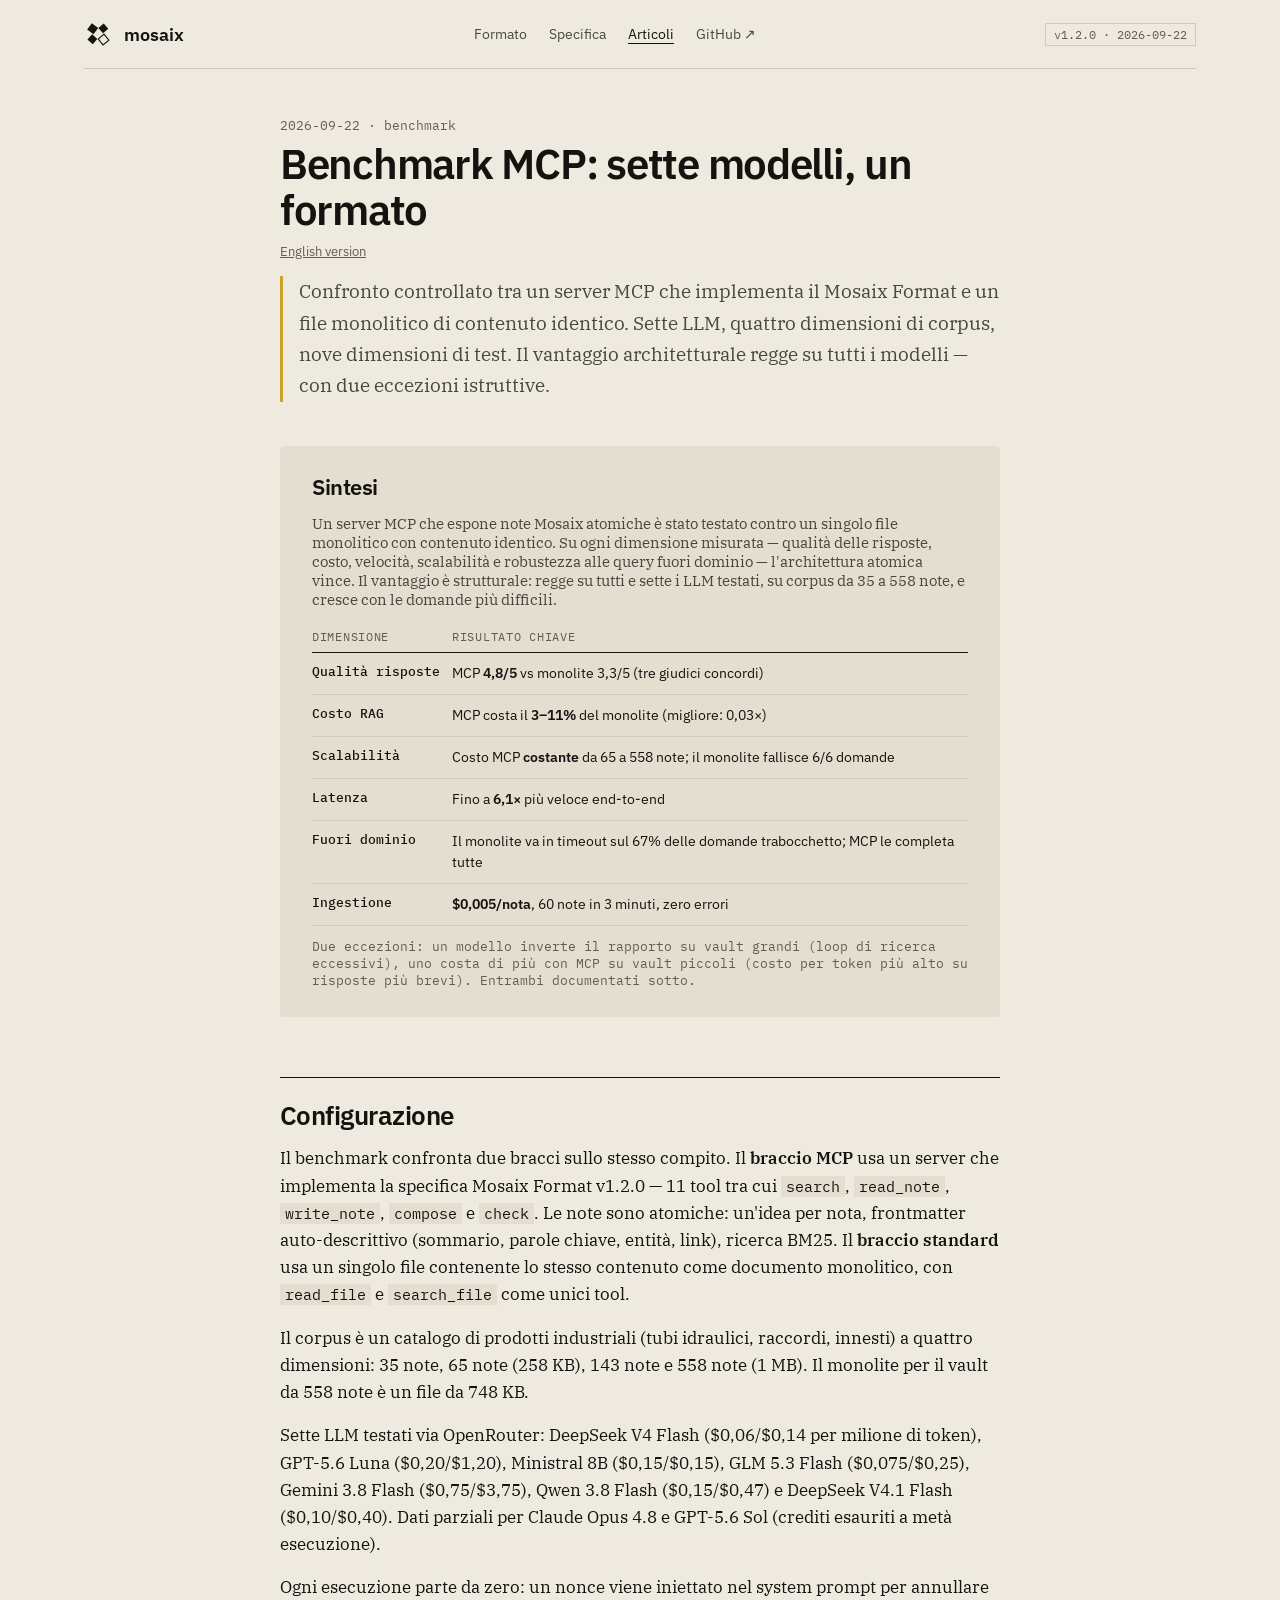
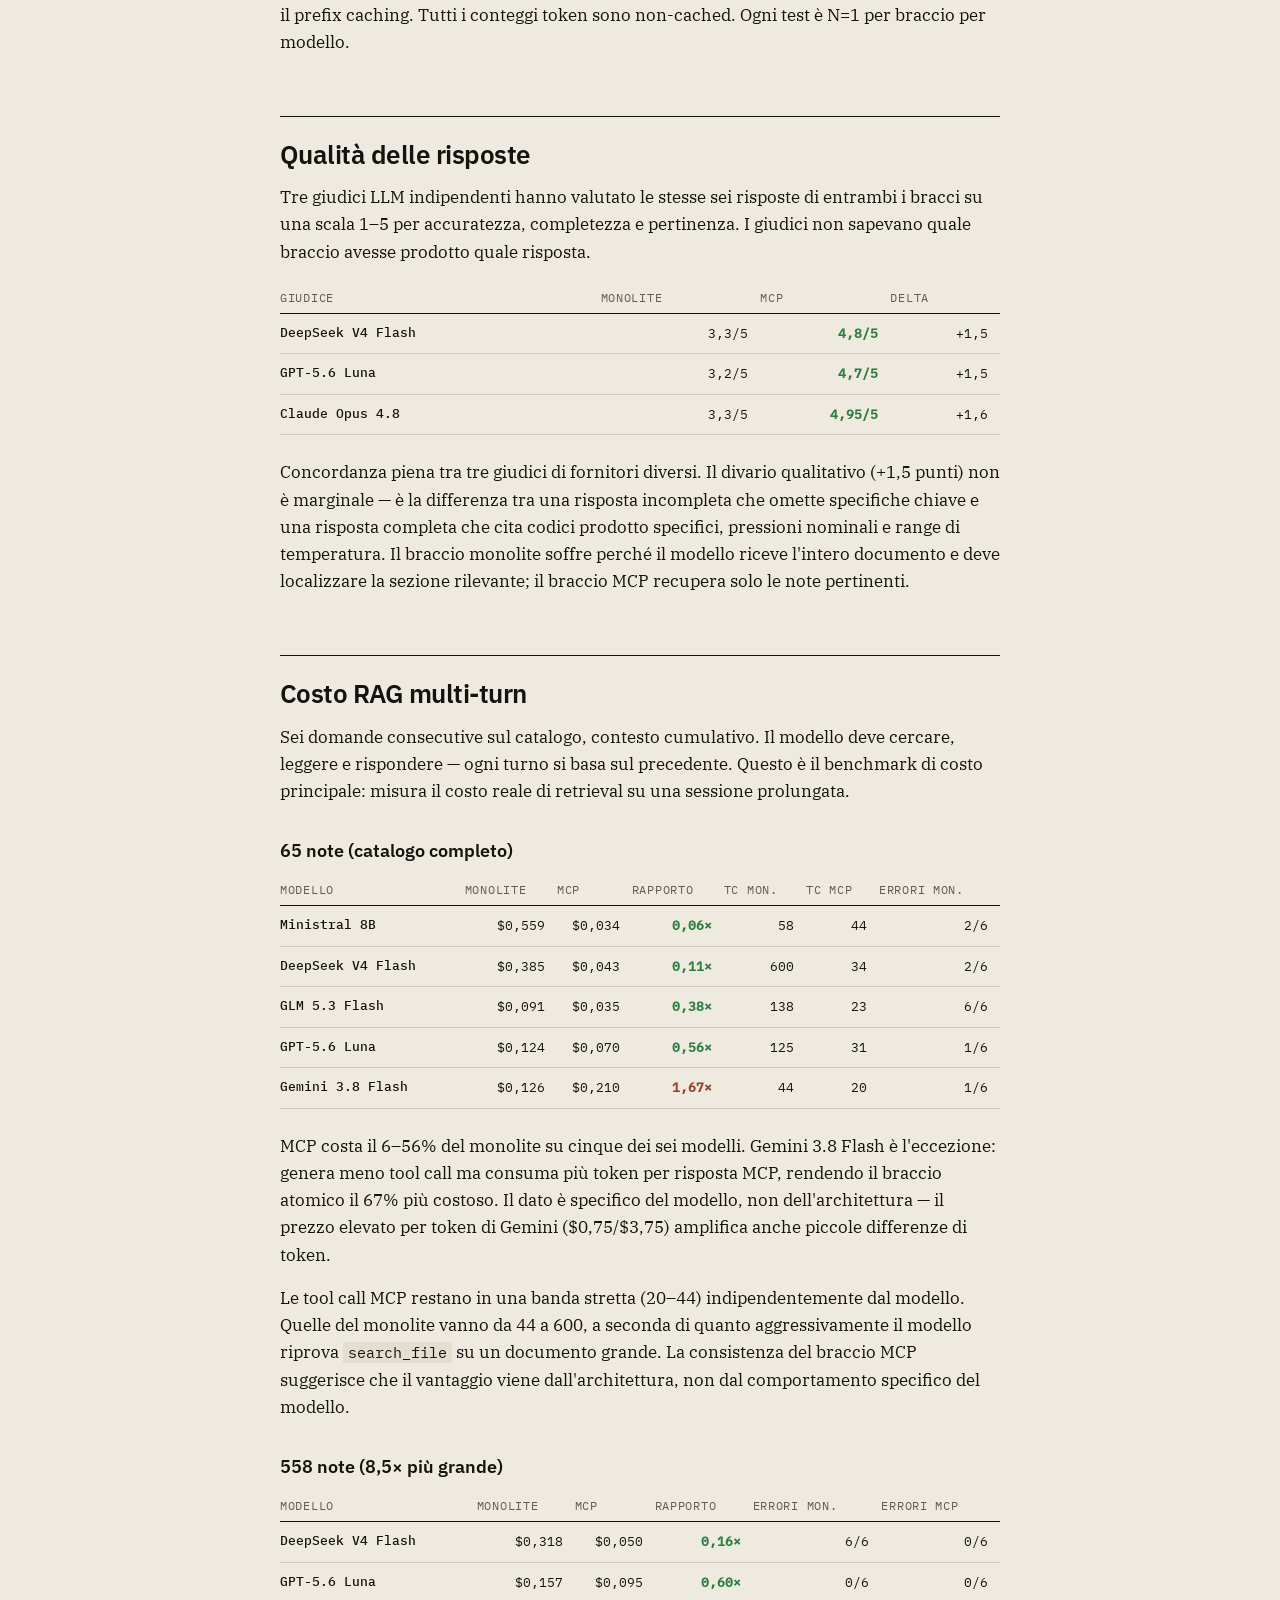
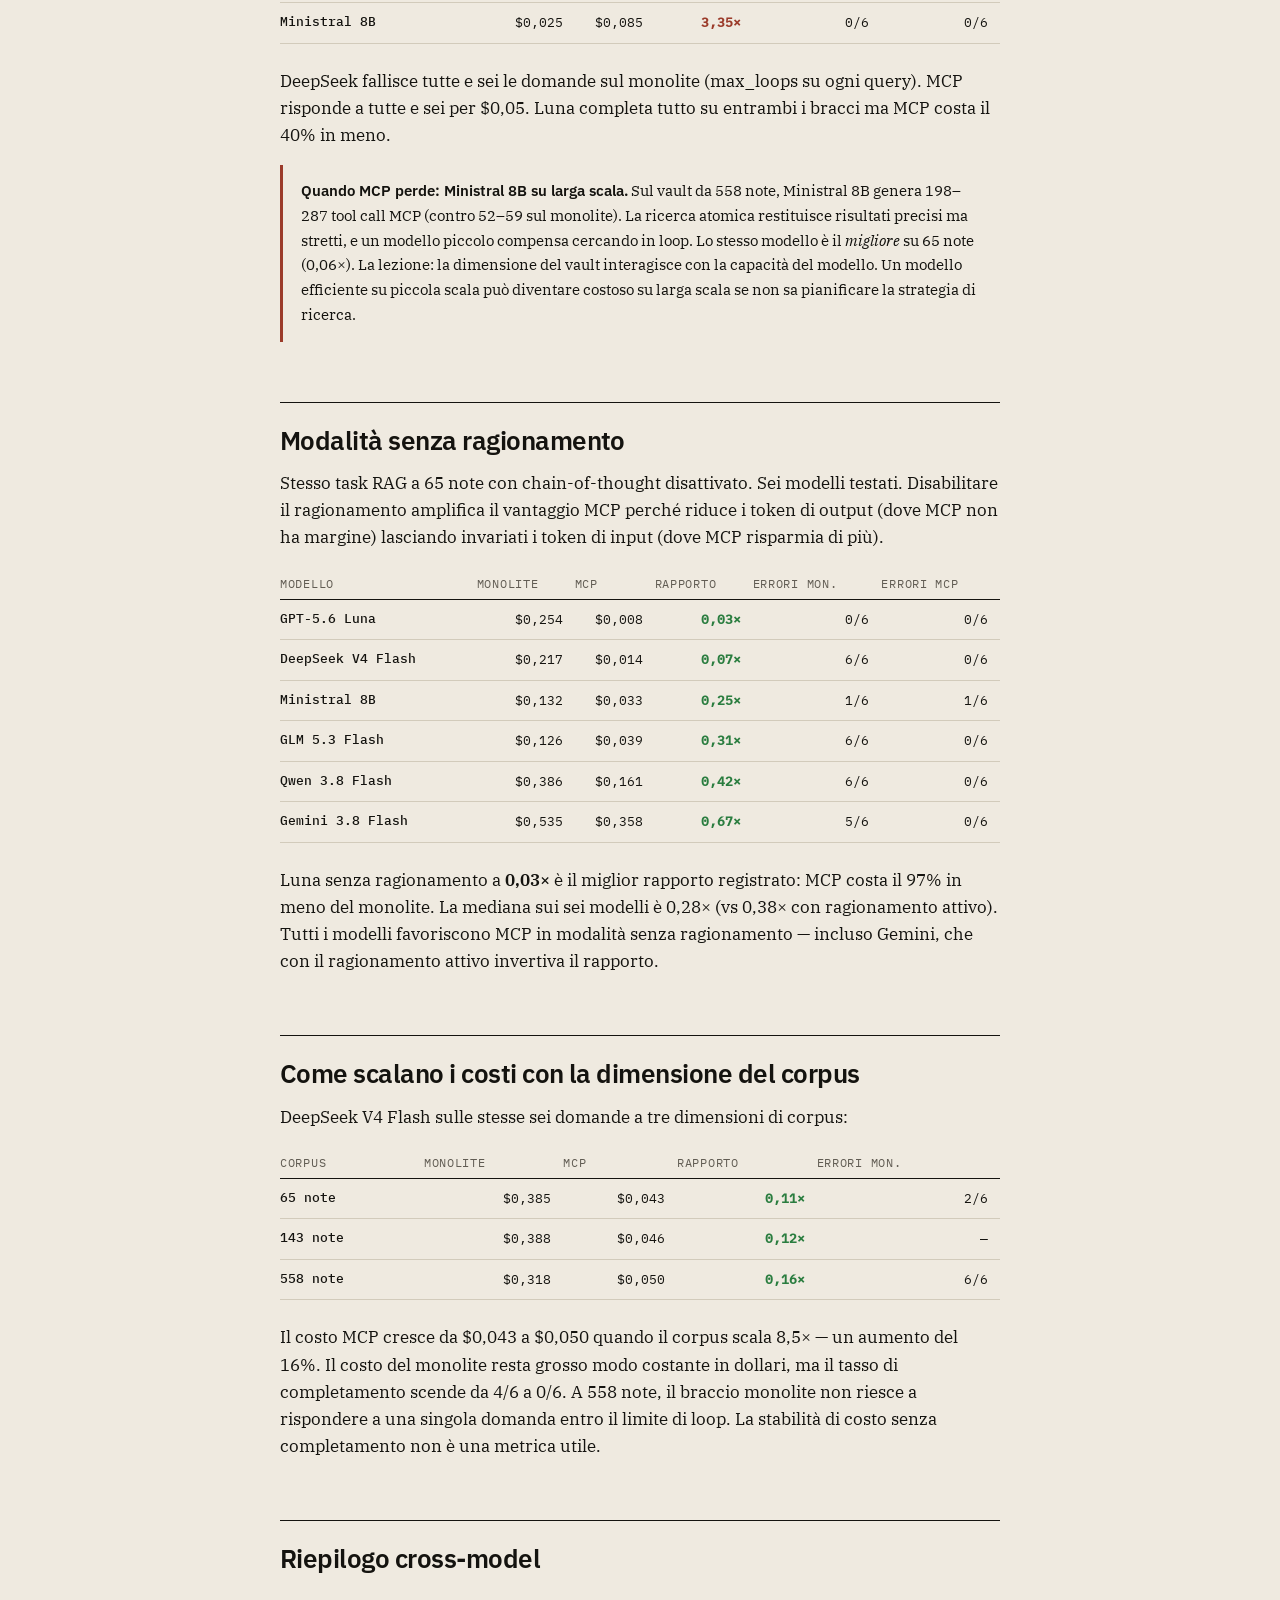
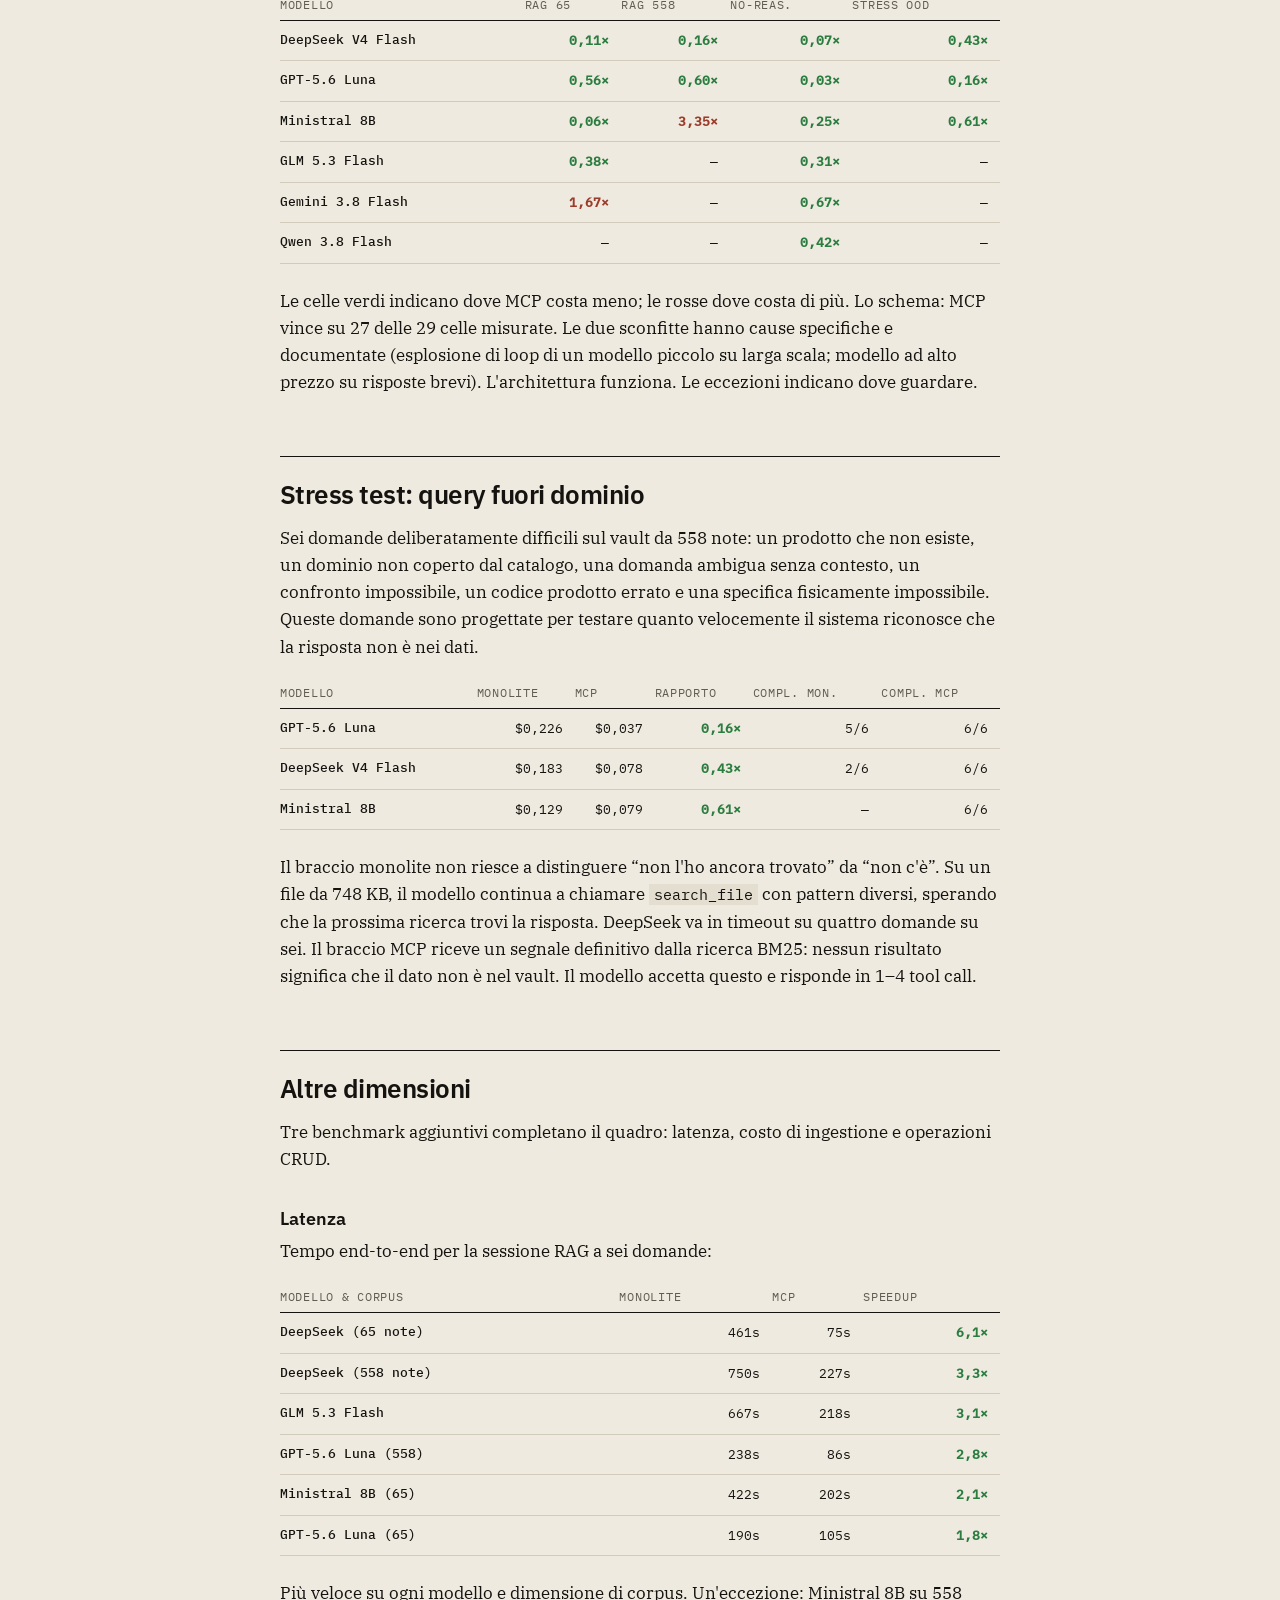
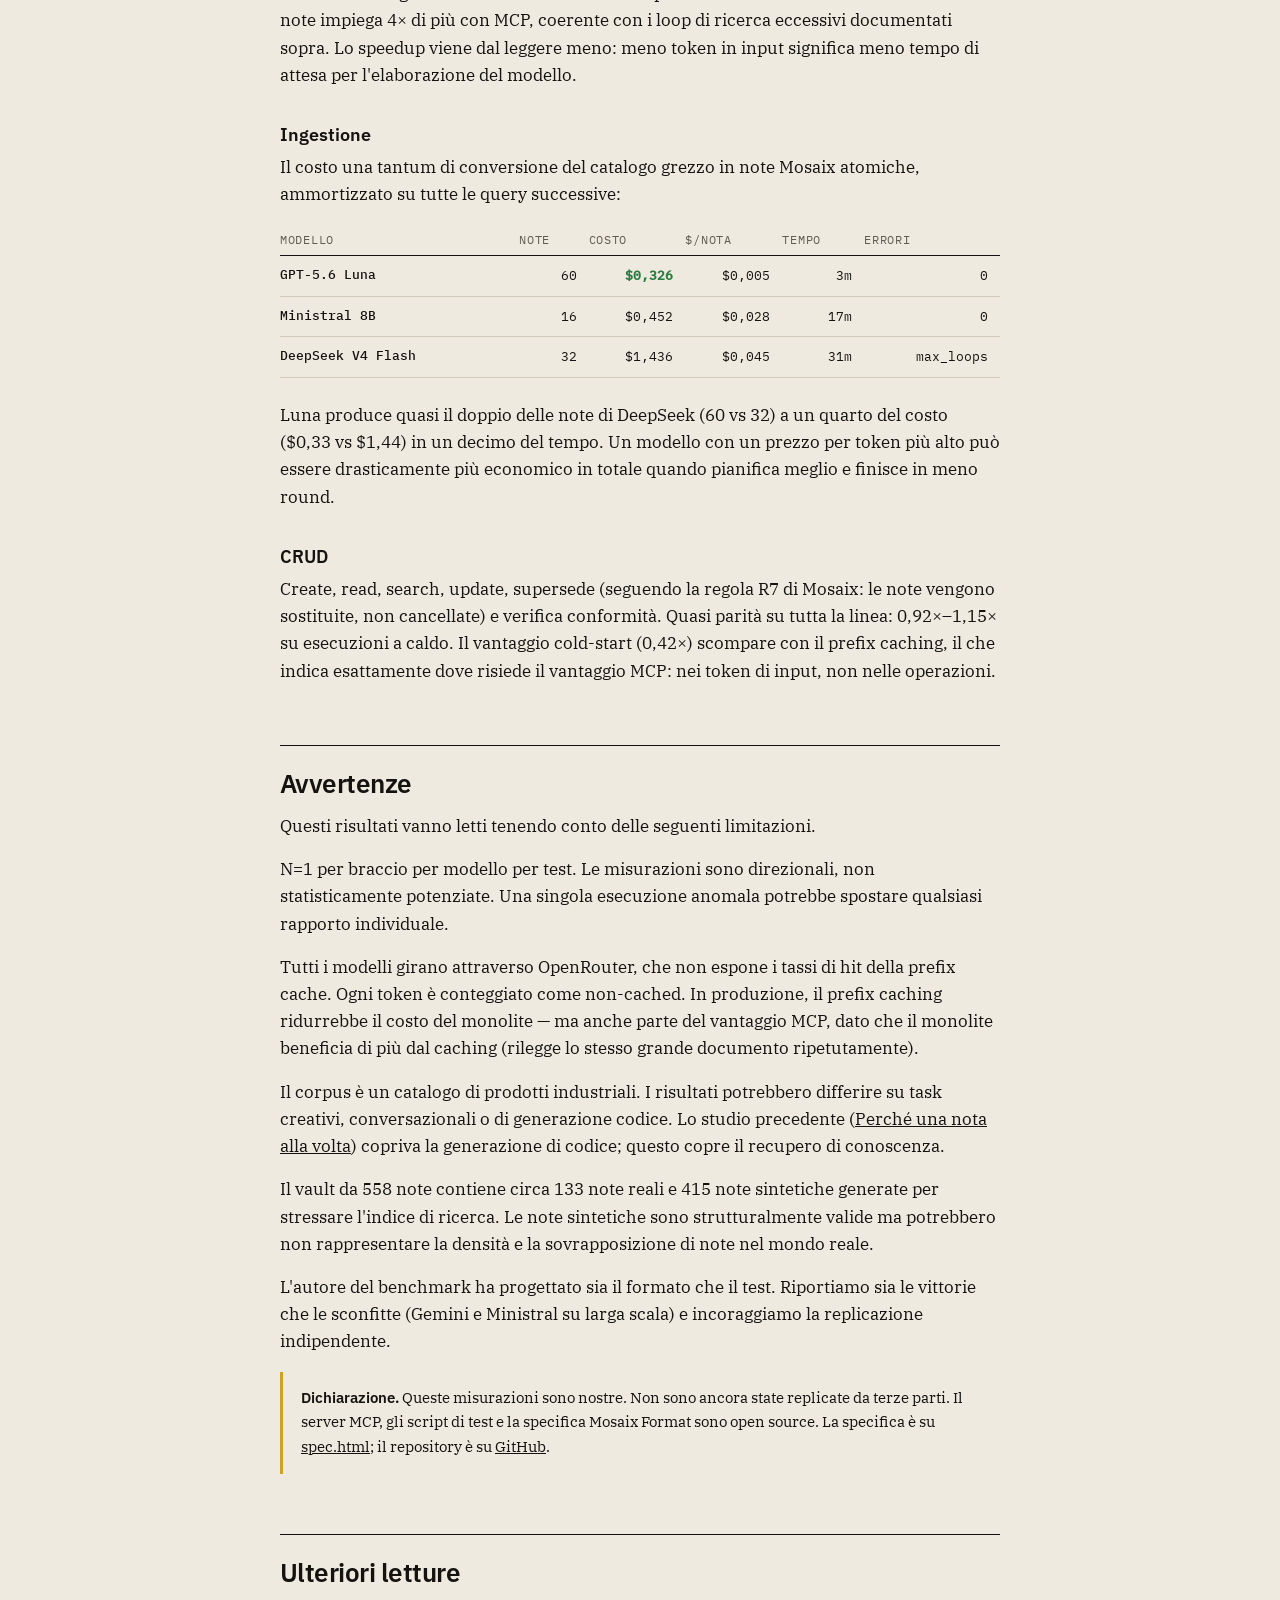
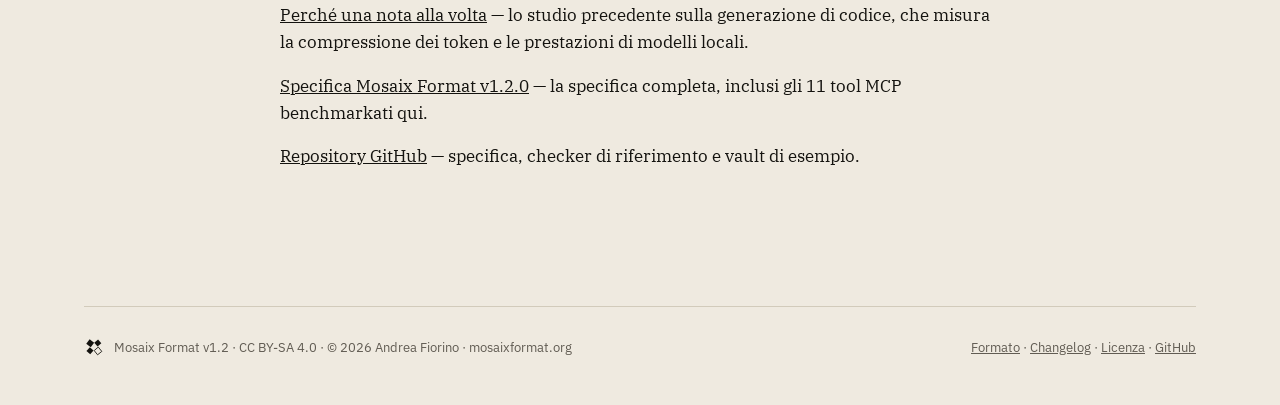
<file: site/mcp-benchmark-v120.it.html>
<!doctype html>
<html lang="it">
<head>
<meta charset="utf-8">
<meta name="viewport" content="width=device-width, initial-scale=1">
<title>Benchmark MCP: sette modelli, un formato — Mosaix Format</title>
<meta name="description" content="Benchmark controllato di un server MCP che implementa il Mosaix Format contro un file monolitico. Sette LLM, quattro dimensioni di corpus, nove dimensioni di test. Il vantaggio architetturale regge su tutti i modelli — con due eccezioni istruttive.">
<meta property="og:title" content="Benchmark MCP: sette modelli, un formato">
<meta property="og:description" content="Le risposte MCP ottengono 4,8/5 contro 3,3/5 del monolite — tre giudici concordi. Il costo RAG scende dell'89–97%. Sette modelli testati, due eccezioni istruttive.">
<meta property="og:image" content="https://mosaixformat.org/og.png">
<meta property="og:url" content="https://mosaixformat.org/mcp-benchmark-v120.it.html">
<meta name="twitter:card" content="summary_large_image">
<link rel="canonical" href="https://mosaixformat.org/mcp-benchmark-v120.it.html">
<link rel="alternate" hreflang="en" href="https://mosaixformat.org/mcp-benchmark-v120.html">
<link rel="alternate" hreflang="it" href="https://mosaixformat.org/mcp-benchmark-v120.it.html">
<link rel="icon" type="image/svg+xml" href="favicon.svg">
<link rel="stylesheet" href="fonts/plex.css">
<style>
  :root{--paper:#efeae0;--paper2:#e4ded1;--ink:#14130f;--ink2:#4a4741;--ink3:#615c53;--line:#d2cbbb;--gold:#c9a227;--red:#9b3b2a;--green:#2a7d3f;
    --sans:"IBM Plex Sans",system-ui,sans-serif;--serif:"IBM Plex Serif",Georgia,serif;--mono:"IBM Plex Mono",Menlo,monospace;--w:1160px}
  *{box-sizing:border-box}
  html{scroll-behavior:smooth;scroll-padding-top:80px}
  body{margin:0;background:var(--paper);color:var(--ink);font:16.5px/1.65 var(--serif);-webkit-font-smoothing:antialiased}
  a{color:inherit;text-decoration:none}
  .wrap{max-width:var(--w);margin:0 auto;padding:0 24px}
  nav.top{display:flex;align-items:center;justify-content:space-between;padding:20px 0;font:14px var(--sans);gap:12px;border-bottom:1px solid var(--line)}
  nav.top .brand{display:flex;align-items:center;gap:12px;font-weight:600;font-size:18px}
  nav.top .brand svg{width:28px;height:28px}
  nav.top ul{list-style:none;display:flex;gap:22px;margin:0;padding:0}
  nav.top ul a{color:var(--ink2)}nav.top ul a.on{color:var(--ink);border-bottom:1px solid var(--ink)}
  nav.top .ver{font:12px var(--mono);color:var(--ink3);border:1px solid var(--line);padding:3px 8px;white-space:nowrap}

  .doc{max-width:720px;margin:0 auto;padding:48px 0 120px}
  .doc h1{font:600 42px/1.1 var(--sans);letter-spacing:-.03em;margin:0 0 10px}
  .doc .meta{font:12.5px var(--mono);color:var(--ink3);margin-bottom:8px}
  .doc .lede{font-size:19px;color:var(--ink2);margin:0 0 44px;padding-left:16px;border-left:3px solid var(--gold)}
  .doc h2{font:600 26px/1.2 var(--sans);letter-spacing:-.02em;margin:60px 0 14px;padding-top:22px;border-top:1px solid var(--ink)}
  .doc h3{font:600 17.5px var(--sans);margin:34px 0 8px}
  .doc p{margin:0 0 16px}
  .doc code{font:.88em var(--mono);background:var(--paper2);padding:1px 5px}
  .doc table{border-collapse:collapse;width:100%;font:14px/1.5 var(--sans);margin:12px 0 24px}
  .doc th{text-align:left;font:12px var(--mono);letter-spacing:.06em;text-transform:uppercase;color:var(--ink3);padding:8px 12px 8px 0;border-bottom:1px solid var(--ink);vertical-align:bottom}
  .doc td{padding:10px 12px 10px 0;border-bottom:1px solid var(--line);vertical-align:top}
  .doc td:first-child{font:500 13px var(--mono);white-space:nowrap}
  .doc td.num{text-align:right;font-family:var(--mono);font-size:13px}
  .doc td.win{color:var(--green);font-weight:600}
  .doc td.lose{color:var(--red);font-weight:600}
  .doc .lang{font:13px var(--sans);color:var(--ink3);margin-bottom:16px}
  .doc .lang a{text-decoration:underline}
  .note{padding:14px 18px;border-left:3px solid var(--gold);background:transparent;margin:0 0 20px;font-size:15px}
  .note b{font-family:var(--sans)}
  .note.warn{border-color:var(--red)}
  .exec{background:var(--paper2);padding:28px 32px;margin:0 0 44px;border-radius:4px}
  .exec h2{margin:0 0 14px;padding:0;border:0;font-size:22px}
  .exec table{margin:8px 0 0}
  .exec td:first-child{font-weight:500}
  footer{border-top:1px solid var(--line);padding:30px 0 48px;font:13px var(--sans);color:var(--ink3);display:flex;justify-content:space-between;align-items:center;flex-wrap:wrap;gap:12px}
  footer .fb{display:flex;align-items:center;gap:10px}footer svg{width:20px;height:20px;color:var(--ink)}
  footer a{text-decoration:underline}
  @media (max-width:900px){.doc h1{font-size:34px}nav.top ul{display:none}.exec{padding:18px 20px}}
</style>
</head>
<body>
<div class="wrap">
<nav class="top">
  <a class="brand" href="index.html" aria-label="Mosaix home"><svg viewBox="0 0 100 100" aria-hidden="true"><g fill="currentColor"><polygon transform="translate(31 31) rotate(41)" points="-15,-13 13,-15 15,13 -13,15"/><polygon transform="translate(69 30) rotate(47)" points="-12,-13 13,-12 12,13 -13,12"/><polygon transform="translate(30 69) rotate(44)" points="-13,-12 12,-13 13,12 -12,13"/></g><polygon transform="translate(70 70) rotate(49)" points="-14,-14 14,-13 13,14 -14,13" fill="none" stroke="currentColor" stroke-width="4"/></svg>mosaix</a>
  <ul><li><a href="index.html">Formato</a></li><li><a href="spec.html">Specifica</a></li><li><a class="on" href="articles.it.html">Articoli</a></li><li><a href="https://github.com/mosaix-format/spec">GitHub &#x2197;</a></li></ul>
  <span class="ver">v1.2.0 · 2026-09-22</span>
</nav>

<article class="doc">
  <p class="meta">2026-09-22 · benchmark</p>
  <h1>Benchmark MCP: sette modelli, un formato</h1>
  <p class="lang"><a href="mcp-benchmark-v120.html">English version</a></p>
  <p class="lede">Confronto controllato tra un server MCP che implementa il Mosaix Format e un file monolitico di contenuto identico. Sette LLM, quattro dimensioni di corpus, nove dimensioni di test. Il vantaggio architetturale regge su tutti i modelli &mdash; con due eccezioni istruttive.</p>

  <div class="exec">
  <h2>Sintesi</h2>
  <p style="margin:0 0 12px;font:15px var(--serif);color:var(--ink2)">Un server MCP che espone note Mosaix atomiche &egrave; stato testato contro un singolo file monolitico con contenuto identico. Su ogni dimensione misurata &mdash; qualit&agrave; delle risposte, costo, velocit&agrave;, scalabilit&agrave; e robustezza alle query fuori dominio &mdash; l'architettura atomica vince. Il vantaggio &egrave; strutturale: regge su tutti e sette i LLM testati, su corpus da 35 a 558 note, e cresce con le domande pi&ugrave; difficili.</p>
  <table>
    <tr><th>Dimensione</th><th>Risultato chiave</th></tr>
    <tr><td>Qualit&agrave; risposte</td><td>MCP <b>4,8/5</b> vs monolite 3,3/5 (tre giudici concordi)</td></tr>
    <tr><td>Costo RAG</td><td>MCP costa il <b>3&ndash;11%</b> del monolite (migliore: 0,03&times;)</td></tr>
    <tr><td>Scalabilit&agrave;</td><td>Costo MCP <b>costante</b> da 65 a 558 note; il monolite fallisce 6/6 domande</td></tr>
    <tr><td>Latenza</td><td>Fino a <b>6,1&times;</b> pi&ugrave; veloce end-to-end</td></tr>
    <tr><td>Fuori dominio</td><td>Il monolite va in timeout sul 67% delle domande trabocchetto; MCP le completa tutte</td></tr>
    <tr><td>Ingestione</td><td><b>$0,005/nota</b>, 60 note in 3 minuti, zero errori</td></tr>
  </table>
  <p style="margin:12px 0 0;font:13px var(--mono);color:var(--ink3)">Due eccezioni: un modello inverte il rapporto su vault grandi (loop di ricerca eccessivi), uno costa di pi&ugrave; con MCP su vault piccoli (costo per token pi&ugrave; alto su risposte pi&ugrave; brevi). Entrambi documentati sotto.</p>
  </div>

  <h2 id="setup">Configurazione</h2>
  <p>Il benchmark confronta due bracci sullo stesso compito. Il <b>braccio MCP</b> usa un server che implementa la specifica Mosaix Format v1.2.0 &mdash; 11 tool tra cui <code>search</code>, <code>read_note</code>, <code>write_note</code>, <code>compose</code> e <code>check</code>. Le note sono atomiche: un'idea per nota, frontmatter auto-descrittivo (sommario, parole chiave, entit&agrave;, link), ricerca BM25. Il <b>braccio standard</b> usa un singolo file contenente lo stesso contenuto come documento monolitico, con <code>read_file</code> e <code>search_file</code> come unici tool.</p>
  <p>Il corpus &egrave; un catalogo di prodotti industriali (tubi idraulici, raccordi, innesti) a quattro dimensioni: 35 note, 65 note (258&nbsp;KB), 143 note e 558 note (1&nbsp;MB). Il monolite per il vault da 558 note &egrave; un file da 748&nbsp;KB.</p>
  <p>Sette LLM testati via OpenRouter: DeepSeek V4 Flash ($0,06/$0,14 per milione di token), GPT-5.6 Luna ($0,20/$1,20), Ministral 8B ($0,15/$0,15), GLM 5.3 Flash ($0,075/$0,25), Gemini 3.8 Flash ($0,75/$3,75), Qwen 3.8 Flash ($0,15/$0,47) e DeepSeek V4.1 Flash ($0,10/$0,40). Dati parziali per Claude Opus 4.8 e GPT-5.6 Sol (crediti esauriti a met&agrave; esecuzione).</p>
  <p>Ogni esecuzione parte da zero: un nonce viene iniettato nel system prompt per annullare il prefix caching. Tutti i conteggi token sono non-cached. Ogni test &egrave; N=1 per braccio per modello.</p>

  <h2 id="quality">Qualit&agrave; delle risposte</h2>
  <p>Tre giudici LLM indipendenti hanno valutato le stesse sei risposte di entrambi i bracci su una scala 1&ndash;5 per accuratezza, completezza e pertinenza. I giudici non sapevano quale braccio avesse prodotto quale risposta.</p>

  <table>
    <tr><th>Giudice</th><th>Monolite</th><th>MCP</th><th>Delta</th></tr>
    <tr><td>DeepSeek V4 Flash</td><td class="num">3,3/5</td><td class="num win">4,8/5</td><td class="num">+1,5</td></tr>
    <tr><td>GPT-5.6 Luna</td><td class="num">3,2/5</td><td class="num win">4,7/5</td><td class="num">+1,5</td></tr>
    <tr><td>Claude Opus 4.8</td><td class="num">3,3/5</td><td class="num win">4,95/5</td><td class="num">+1,6</td></tr>
  </table>

  <p>Concordanza piena tra tre giudici di fornitori diversi. Il divario qualitativo (+1,5 punti) non &egrave; marginale &mdash; &egrave; la differenza tra una risposta incompleta che omette specifiche chiave e una risposta completa che cita codici prodotto specifici, pressioni nominali e range di temperatura. Il braccio monolite soffre perch&eacute; il modello riceve l'intero documento e deve localizzare la sezione rilevante; il braccio MCP recupera solo le note pertinenti.</p>

  <h2 id="rag">Costo RAG multi-turn</h2>
  <p>Sei domande consecutive sul catalogo, contesto cumulativo. Il modello deve cercare, leggere e rispondere &mdash; ogni turno si basa sul precedente. Questo &egrave; il benchmark di costo principale: misura il costo reale di retrieval su una sessione prolungata.</p>

  <h3>65 note (catalogo completo)</h3>
  <table>
    <tr><th>Modello</th><th>Monolite</th><th>MCP</th><th>Rapporto</th><th>TC Mon.</th><th>TC MCP</th><th>Errori Mon.</th></tr>
    <tr><td>Ministral 8B</td><td class="num">$0,559</td><td class="num">$0,034</td><td class="num win">0,06&times;</td><td class="num">58</td><td class="num">44</td><td class="num">2/6</td></tr>
    <tr><td>DeepSeek V4 Flash</td><td class="num">$0,385</td><td class="num">$0,043</td><td class="num win">0,11&times;</td><td class="num">600</td><td class="num">34</td><td class="num">2/6</td></tr>
    <tr><td>GLM 5.3 Flash</td><td class="num">$0,091</td><td class="num">$0,035</td><td class="num win">0,38&times;</td><td class="num">138</td><td class="num">23</td><td class="num">6/6</td></tr>
    <tr><td>GPT-5.6 Luna</td><td class="num">$0,124</td><td class="num">$0,070</td><td class="num win">0,56&times;</td><td class="num">125</td><td class="num">31</td><td class="num">1/6</td></tr>
    <tr><td>Gemini 3.8 Flash</td><td class="num">$0,126</td><td class="num">$0,210</td><td class="num lose">1,67&times;</td><td class="num">44</td><td class="num">20</td><td class="num">1/6</td></tr>
  </table>

  <p>MCP costa il 6&ndash;56% del monolite su cinque dei sei modelli. Gemini 3.8 Flash &egrave; l'eccezione: genera meno tool call ma consuma pi&ugrave; token per risposta MCP, rendendo il braccio atomico il 67% pi&ugrave; costoso. Il dato &egrave; specifico del modello, non dell'architettura &mdash; il prezzo elevato per token di Gemini ($0,75/$3,75) amplifica anche piccole differenze di token.</p>
  <p>Le tool call MCP restano in una banda stretta (20&ndash;44) indipendentemente dal modello. Quelle del monolite vanno da 44 a 600, a seconda di quanto aggressivamente il modello riprova <code>search_file</code> su un documento grande. La consistenza del braccio MCP suggerisce che il vantaggio viene dall'architettura, non dal comportamento specifico del modello.</p>

  <h3>558 note (8,5&times; pi&ugrave; grande)</h3>
  <table>
    <tr><th>Modello</th><th>Monolite</th><th>MCP</th><th>Rapporto</th><th>Errori Mon.</th><th>Errori MCP</th></tr>
    <tr><td>DeepSeek V4 Flash</td><td class="num">$0,318</td><td class="num">$0,050</td><td class="num win">0,16&times;</td><td class="num">6/6</td><td class="num">0/6</td></tr>
    <tr><td>GPT-5.6 Luna</td><td class="num">$0,157</td><td class="num">$0,095</td><td class="num win">0,60&times;</td><td class="num">0/6</td><td class="num">0/6</td></tr>
    <tr><td>Ministral 8B</td><td class="num">$0,025</td><td class="num">$0,085</td><td class="num lose">3,35&times;</td><td class="num">0/6</td><td class="num">0/6</td></tr>
  </table>

  <p>DeepSeek fallisce tutte e sei le domande sul monolite (max_loops su ogni query). MCP risponde a tutte e sei per $0,05. Luna completa tutto su entrambi i bracci ma MCP costa il 40% in meno.</p>

  <div class="note warn"><b>Quando MCP perde: Ministral 8B su larga scala.</b> Sul vault da 558 note, Ministral 8B genera 198&ndash;287 tool call MCP (contro 52&ndash;59 sul monolite). La ricerca atomica restituisce risultati precisi ma stretti, e un modello piccolo compensa cercando in loop. Lo stesso modello &egrave; il <em>migliore</em> su 65 note (0,06&times;). La lezione: la dimensione del vault interagisce con la capacit&agrave; del modello. Un modello efficiente su piccola scala pu&ograve; diventare costoso su larga scala se non sa pianificare la strategia di ricerca.</div>

  <h2 id="noreasoning">Modalit&agrave; senza ragionamento</h2>
  <p>Stesso task RAG a 65 note con chain-of-thought disattivato. Sei modelli testati. Disabilitare il ragionamento amplifica il vantaggio MCP perch&eacute; riduce i token di output (dove MCP non ha margine) lasciando invariati i token di input (dove MCP risparmia di pi&ugrave;).</p>

  <table>
    <tr><th>Modello</th><th>Monolite</th><th>MCP</th><th>Rapporto</th><th>Errori Mon.</th><th>Errori MCP</th></tr>
    <tr><td>GPT-5.6 Luna</td><td class="num">$0,254</td><td class="num">$0,008</td><td class="num win">0,03&times;</td><td class="num">0/6</td><td class="num">0/6</td></tr>
    <tr><td>DeepSeek V4 Flash</td><td class="num">$0,217</td><td class="num">$0,014</td><td class="num win">0,07&times;</td><td class="num">6/6</td><td class="num">0/6</td></tr>
    <tr><td>Ministral 8B</td><td class="num">$0,132</td><td class="num">$0,033</td><td class="num win">0,25&times;</td><td class="num">1/6</td><td class="num">1/6</td></tr>
    <tr><td>GLM 5.3 Flash</td><td class="num">$0,126</td><td class="num">$0,039</td><td class="num win">0,31&times;</td><td class="num">6/6</td><td class="num">0/6</td></tr>
    <tr><td>Qwen 3.8 Flash</td><td class="num">$0,386</td><td class="num">$0,161</td><td class="num win">0,42&times;</td><td class="num">6/6</td><td class="num">0/6</td></tr>
    <tr><td>Gemini 3.8 Flash</td><td class="num">$0,535</td><td class="num">$0,358</td><td class="num win">0,67&times;</td><td class="num">5/6</td><td class="num">0/6</td></tr>
  </table>

  <p>Luna senza ragionamento a <b>0,03&times;</b> &egrave; il miglior rapporto registrato: MCP costa il 97% in meno del monolite. La mediana sui sei modelli &egrave; 0,28&times; (vs 0,38&times; con ragionamento attivo). Tutti i modelli favoriscono MCP in modalit&agrave; senza ragionamento &mdash; incluso Gemini, che con il ragionamento attivo invertiva il rapporto.</p>

  <h2 id="scaling">Come scalano i costi con la dimensione del corpus</h2>
  <p>DeepSeek V4 Flash sulle stesse sei domande a tre dimensioni di corpus:</p>

  <table>
    <tr><th>Corpus</th><th>Monolite</th><th>MCP</th><th>Rapporto</th><th>Errori Mon.</th></tr>
    <tr><td>65 note</td><td class="num">$0,385</td><td class="num">$0,043</td><td class="num win">0,11&times;</td><td class="num">2/6</td></tr>
    <tr><td>143 note</td><td class="num">$0,388</td><td class="num">$0,046</td><td class="num win">0,12&times;</td><td class="num">&mdash;</td></tr>
    <tr><td>558 note</td><td class="num">$0,318</td><td class="num">$0,050</td><td class="num win">0,16&times;</td><td class="num">6/6</td></tr>
  </table>

  <p>Il costo MCP cresce da $0,043 a $0,050 quando il corpus scala 8,5&times; &mdash; un aumento del 16%. Il costo del monolite resta grosso modo costante in dollari, ma il tasso di completamento scende da 4/6 a 0/6. A 558 note, il braccio monolite non riesce a rispondere a una singola domanda entro il limite di loop. La stabilit&agrave; di costo senza completamento non &egrave; una metrica utile.</p>

  <h2 id="cross">Riepilogo cross-model</h2>
  <table>
    <tr><th>Modello</th><th>RAG 65</th><th>RAG 558</th><th>No-reas.</th><th>Stress OOD</th></tr>
    <tr><td>DeepSeek V4 Flash</td><td class="num win">0,11&times;</td><td class="num win">0,16&times;</td><td class="num win">0,07&times;</td><td class="num win">0,43&times;</td></tr>
    <tr><td>GPT-5.6 Luna</td><td class="num win">0,56&times;</td><td class="num win">0,60&times;</td><td class="num win">0,03&times;</td><td class="num win">0,16&times;</td></tr>
    <tr><td>Ministral 8B</td><td class="num win">0,06&times;</td><td class="num lose">3,35&times;</td><td class="num win">0,25&times;</td><td class="num win">0,61&times;</td></tr>
    <tr><td>GLM 5.3 Flash</td><td class="num win">0,38&times;</td><td class="num">&mdash;</td><td class="num win">0,31&times;</td><td class="num">&mdash;</td></tr>
    <tr><td>Gemini 3.8 Flash</td><td class="num lose">1,67&times;</td><td class="num">&mdash;</td><td class="num win">0,67&times;</td><td class="num">&mdash;</td></tr>
    <tr><td>Qwen 3.8 Flash</td><td class="num">&mdash;</td><td class="num">&mdash;</td><td class="num win">0,42&times;</td><td class="num">&mdash;</td></tr>
  </table>

  <p>Le celle verdi indicano dove MCP costa meno; le rosse dove costa di pi&ugrave;. Lo schema: MCP vince su 27 delle 29 celle misurate. Le due sconfitte hanno cause specifiche e documentate (esplosione di loop di un modello piccolo su larga scala; modello ad alto prezzo su risposte brevi). L'architettura funziona. Le eccezioni indicano dove guardare.</p>

  <h2 id="stress">Stress test: query fuori dominio</h2>
  <p>Sei domande deliberatamente difficili sul vault da 558 note: un prodotto che non esiste, un dominio non coperto dal catalogo, una domanda ambigua senza contesto, un confronto impossibile, un codice prodotto errato e una specifica fisicamente impossibile. Queste domande sono progettate per testare quanto velocemente il sistema riconosce che la risposta non &egrave; nei dati.</p>

  <table>
    <tr><th>Modello</th><th>Monolite</th><th>MCP</th><th>Rapporto</th><th>Compl. Mon.</th><th>Compl. MCP</th></tr>
    <tr><td>GPT-5.6 Luna</td><td class="num">$0,226</td><td class="num">$0,037</td><td class="num win">0,16&times;</td><td class="num">5/6</td><td class="num">6/6</td></tr>
    <tr><td>DeepSeek V4 Flash</td><td class="num">$0,183</td><td class="num">$0,078</td><td class="num win">0,43&times;</td><td class="num">2/6</td><td class="num">6/6</td></tr>
    <tr><td>Ministral 8B</td><td class="num">$0,129</td><td class="num">$0,079</td><td class="num win">0,61&times;</td><td class="num">&mdash;</td><td class="num">6/6</td></tr>
  </table>

  <p>Il braccio monolite non riesce a distinguere &ldquo;non l'ho ancora trovato&rdquo; da &ldquo;non c'&egrave;&rdquo;. Su un file da 748&nbsp;KB, il modello continua a chiamare <code>search_file</code> con pattern diversi, sperando che la prossima ricerca trovi la risposta. DeepSeek va in timeout su quattro domande su sei. Il braccio MCP riceve un segnale definitivo dalla ricerca BM25: nessun risultato significa che il dato non &egrave; nel vault. Il modello accetta questo e risponde in 1&ndash;4 tool call.</p>

  <h2 id="other">Altre dimensioni</h2>
  <p>Tre benchmark aggiuntivi completano il quadro: latenza, costo di ingestione e operazioni CRUD.</p>

  <h3>Latenza</h3>
  <p>Tempo end-to-end per la sessione RAG a sei domande:</p>

  <table>
    <tr><th>Modello &amp; corpus</th><th>Monolite</th><th>MCP</th><th>Speedup</th></tr>
    <tr><td>DeepSeek (65 note)</td><td class="num">461s</td><td class="num">75s</td><td class="num win">6,1&times;</td></tr>
    <tr><td>DeepSeek (558 note)</td><td class="num">750s</td><td class="num">227s</td><td class="num win">3,3&times;</td></tr>
    <tr><td>GLM 5.3 Flash</td><td class="num">667s</td><td class="num">218s</td><td class="num win">3,1&times;</td></tr>
    <tr><td>GPT-5.6 Luna (558)</td><td class="num">238s</td><td class="num">86s</td><td class="num win">2,8&times;</td></tr>
    <tr><td>Ministral 8B (65)</td><td class="num">422s</td><td class="num">202s</td><td class="num win">2,1&times;</td></tr>
    <tr><td>GPT-5.6 Luna (65)</td><td class="num">190s</td><td class="num">105s</td><td class="num win">1,8&times;</td></tr>
  </table>

  <p>Pi&ugrave; veloce su ogni modello e dimensione di corpus. Un'eccezione: Ministral 8B su 558 note impiega 4&times; di pi&ugrave; con MCP, coerente con i loop di ricerca eccessivi documentati sopra. Lo speedup viene dal leggere meno: meno token in input significa meno tempo di attesa per l'elaborazione del modello.</p>

  <h3>Ingestione</h3>
  <p>Il costo una tantum di conversione del catalogo grezzo in note Mosaix atomiche, ammortizzato su tutte le query successive:</p>

  <table>
    <tr><th>Modello</th><th>Note</th><th>Costo</th><th>$/nota</th><th>Tempo</th><th>Errori</th></tr>
    <tr><td>GPT-5.6 Luna</td><td class="num">60</td><td class="num win">$0,326</td><td class="num">$0,005</td><td class="num">3m</td><td class="num">0</td></tr>
    <tr><td>Ministral 8B</td><td class="num">16</td><td class="num">$0,452</td><td class="num">$0,028</td><td class="num">17m</td><td class="num">0</td></tr>
    <tr><td>DeepSeek V4 Flash</td><td class="num">32</td><td class="num">$1,436</td><td class="num">$0,045</td><td class="num">31m</td><td class="num">max_loops</td></tr>
  </table>

  <p>Luna produce quasi il doppio delle note di DeepSeek (60 vs 32) a un quarto del costo ($0,33 vs $1,44) in un decimo del tempo. Un modello con un prezzo per token pi&ugrave; alto pu&ograve; essere drasticamente pi&ugrave; economico in totale quando pianifica meglio e finisce in meno round.</p>

  <h3>CRUD</h3>
  <p>Create, read, search, update, supersede (seguendo la regola R7 di Mosaix: le note vengono sostituite, non cancellate) e verifica conformit&agrave;. Quasi parit&agrave; su tutta la linea: 0,92&times;&ndash;1,15&times; su esecuzioni a caldo. Il vantaggio cold-start (0,42&times;) scompare con il prefix caching, il che indica esattamente dove risiede il vantaggio MCP: nei token di input, non nelle operazioni.</p>

  <h2 id="caveats">Avvertenze</h2>
  <p>Questi risultati vanno letti tenendo conto delle seguenti limitazioni.</p>
  <p>N=1 per braccio per modello per test. Le misurazioni sono direzionali, non statisticamente potenziate. Una singola esecuzione anomala potrebbe spostare qualsiasi rapporto individuale.</p>
  <p>Tutti i modelli girano attraverso OpenRouter, che non espone i tassi di hit della prefix cache. Ogni token &egrave; conteggiato come non-cached. In produzione, il prefix caching ridurrebbe il costo del monolite &mdash; ma anche parte del vantaggio MCP, dato che il monolite beneficia di pi&ugrave; dal caching (rilegge lo stesso grande documento ripetutamente).</p>
  <p>Il corpus &egrave; un catalogo di prodotti industriali. I risultati potrebbero differire su task creativi, conversazionali o di generazione codice. Lo studio precedente (<a href="why-one-note-at-a-time.it.html" style="text-decoration:underline">Perch&eacute; una nota alla volta</a>) copriva la generazione di codice; questo copre il recupero di conoscenza.</p>
  <p>Il vault da 558 note contiene circa 133 note reali e 415 note sintetiche generate per stressare l'indice di ricerca. Le note sintetiche sono strutturalmente valide ma potrebbero non rappresentare la densit&agrave; e la sovrapposizione di note nel mondo reale.</p>
  <p>L'autore del benchmark ha progettato sia il formato che il test. Riportiamo sia le vittorie che le sconfitte (Gemini e Ministral su larga scala) e incoraggiamo la replicazione indipendente.</p>

  <div class="note"><b>Dichiarazione.</b> Queste misurazioni sono nostre. Non sono ancora state replicate da terze parti. Il server MCP, gli script di test e la specifica Mosaix Format sono open source. La specifica &egrave; su <a href="spec.html" style="text-decoration:underline">spec.html</a>; il repository &egrave; su <a href="https://github.com/mosaix-format/spec" style="text-decoration:underline">GitHub</a>.</div>

  <h2 id="reading">Ulteriori letture</h2>
  <p><a href="why-one-note-at-a-time.it.html" style="text-decoration:underline">Perch&eacute; una nota alla volta</a> &mdash; lo studio precedente sulla generazione di codice, che misura la compressione dei token e le prestazioni di modelli locali.</p>
  <p><a href="spec.html" style="text-decoration:underline">Specifica Mosaix Format v1.2.0</a> &mdash; la specifica completa, inclusi gli 11 tool MCP benchmarkati qui.</p>
  <p><a href="https://github.com/mosaix-format/spec" style="text-decoration:underline">Repository GitHub</a> &mdash; specifica, checker di riferimento e vault di esempio.</p>
</article>

<footer>
  <span class="fb"><svg viewBox="0 0 100 100" aria-hidden="true"><g fill="currentColor"><polygon transform="translate(31 31) rotate(41)" points="-15,-13 13,-15 15,13 -13,15"/><polygon transform="translate(69 30) rotate(47)" points="-12,-13 13,-12 12,13 -13,12"/><polygon transform="translate(30 69) rotate(44)" points="-13,-12 12,-13 13,12 -12,13"/></g><polygon transform="translate(70 70) rotate(49)" points="-14,-14 14,-13 13,14 -14,13" fill="none" stroke="currentColor" stroke-width="4"/></svg>Mosaix Format v1.2 &middot; CC BY-SA 4.0 &middot; &copy; 2026 Andrea Fiorino &middot; mosaixformat.org</span>
  <span><a href="index.html">Formato</a> &middot; <a href="CHANGELOG.md">Changelog</a> &middot; <a href="LICENSE.md">Licenza</a> &middot; <a href="https://github.com/mosaix-format/spec">GitHub</a></span>
</footer>
</div>
</body>
</html>
</file>
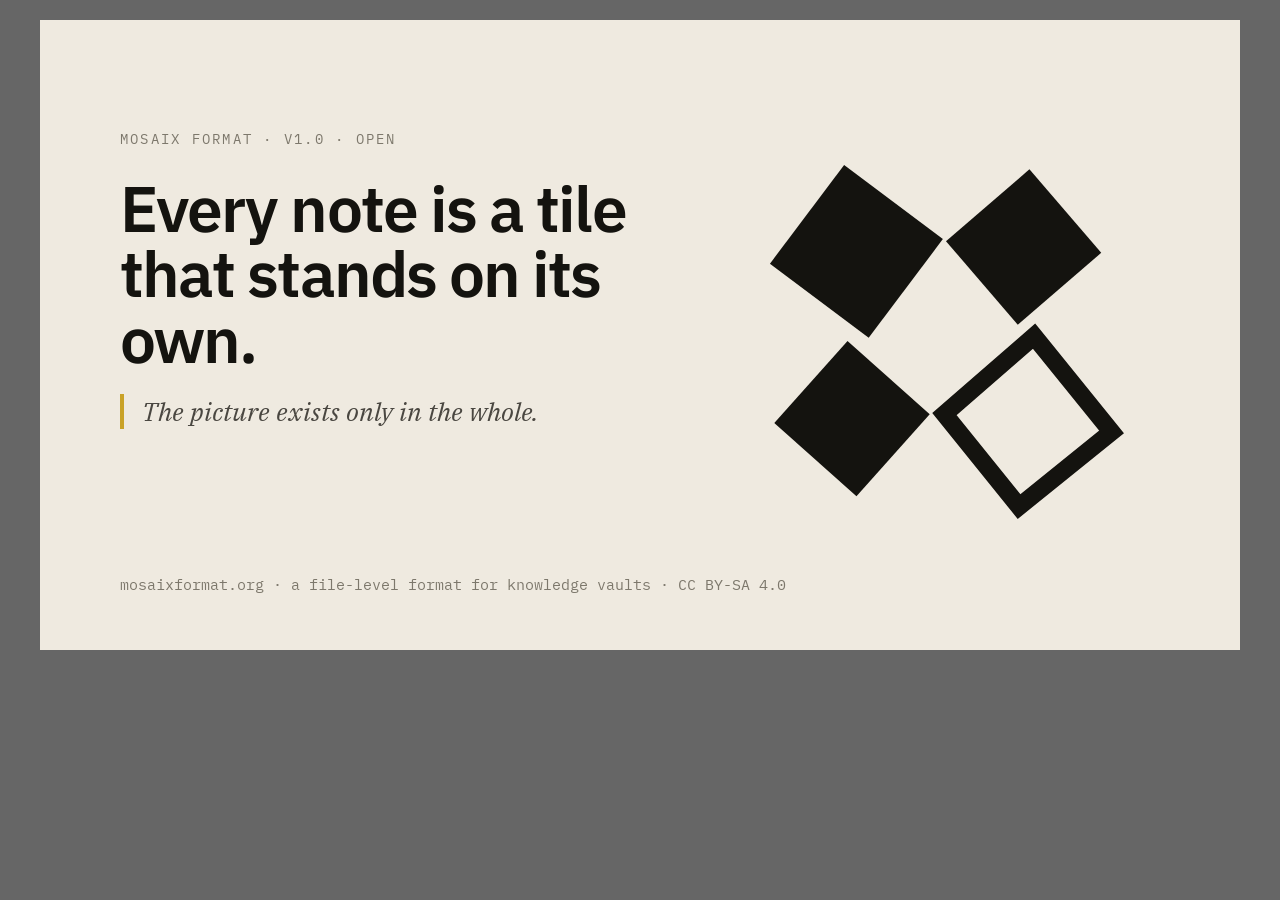
<file: site/og.html>
<!doctype html>
<html lang="en">
<head>
<meta charset="utf-8">
<title>Mosaix — OG image (1200×630)</title>
<link rel="stylesheet" href="fonts/plex.css">
<style>
  body{margin:0;background:#666}
  .og{width:1200px;height:630px;background:#efeae0;color:#14130f;position:relative;overflow:hidden;font-family:"IBM Plex Sans",system-ui,sans-serif;margin:20px auto}
  .mark{position:absolute;right:80px;top:95px;width:440px;height:440px}
  .txt{position:absolute;left:80px;top:110px;width:600px}
  .kick{font:14px "IBM Plex Mono",monospace;letter-spacing:.16em;text-transform:uppercase;color:#7d786c;margin-bottom:28px}
  h1{font:600 64px/1.02 "IBM Plex Sans",sans-serif;letter-spacing:-.03em;margin:0 0 22px}
  .q{font:italic 26px/1.35 "IBM Plex Serif",serif;color:#4a4741;padding-left:18px;border-left:4px solid #c9a227;margin:0}
  .foot{position:absolute;left:80px;bottom:56px;font:15px "IBM Plex Mono",monospace;color:#7d786c}
</style>
</head>
<body>
<!-- Export: screenshot this element at 1200×630 → og.png. Static, no animation. -->
<div class="og">
  <div class="txt">
    <div class="kick">Mosaix Format · v1.0 · open</div>
    <h1>Every note is a tile that stands on its own.</h1>
    <p class="q">The picture exists only in the whole.</p>
  </div>
  <svg class="mark" viewBox="0 0 100 100"><g fill="#14130f"><polygon transform="translate(31 31) rotate(41)" points="-15,-13 13,-15 15,13 -13,15"/><polygon transform="translate(69 30) rotate(47)" points="-12,-13 13,-12 12,13 -13,12"/><polygon transform="translate(30 69) rotate(44)" points="-13,-12 12,-13 13,12 -12,13"/></g><polygon transform="translate(70 70) rotate(49)" points="-14,-14 14,-13 13,14 -14,13" fill="none" stroke="#14130f" stroke-width="4"/></svg>
  <div class="foot">mosaixformat.org · a file-level format for knowledge vaults · CC BY-SA 4.0</div>
</div>
</body>
</html>
</file>
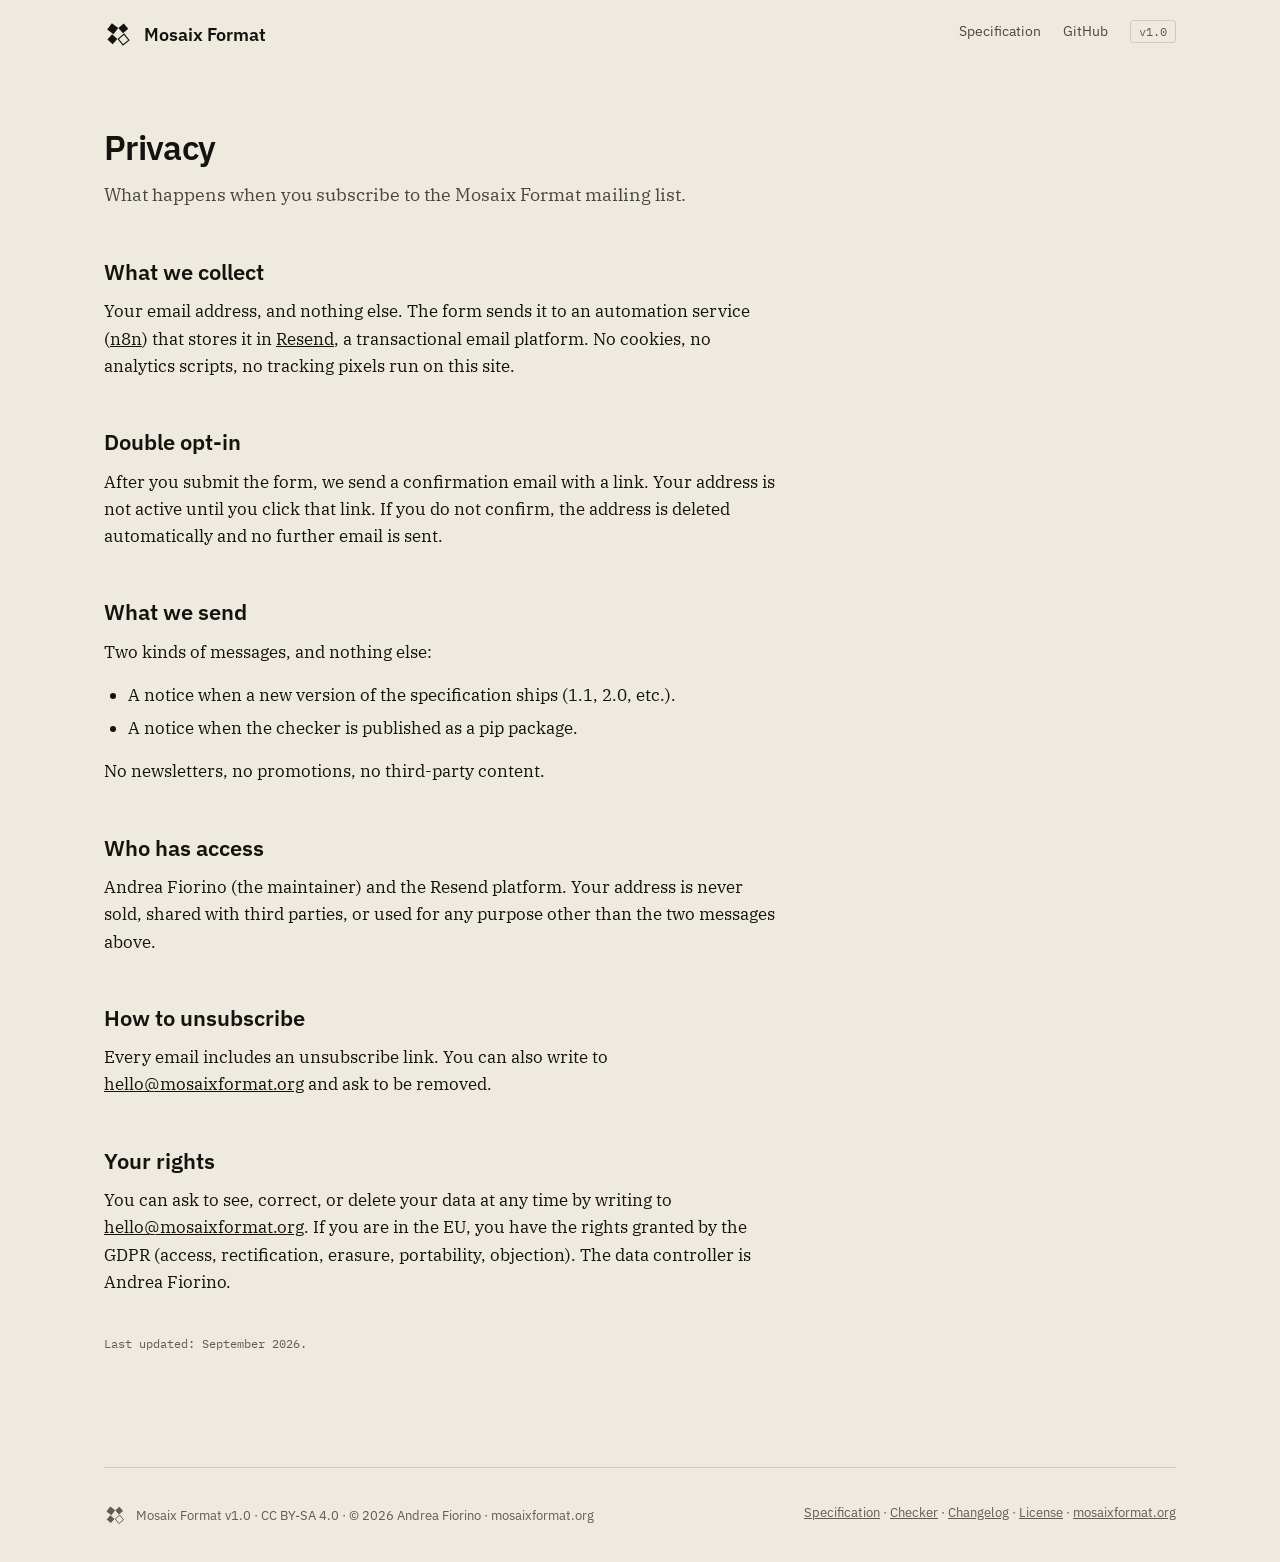
<file: site/privacy.html>
﻿<!doctype html>
<html lang="en">
<head>
<meta charset="utf-8">
<meta name="viewport" content="width=device-width, initial-scale=1">
<title>Privacy — Mosaix Format</title>
<meta name="description" content="What we collect when you subscribe to the Mosaix Format mailing list, and your rights.">
<link rel="canonical" href="https://mosaixformat.org/privacy.html">
<link rel="icon" type="image/svg+xml" href="favicon.svg">
<link rel="stylesheet" href="fonts/plex.css">
<style>
  :root{--paper:#efeae0;--paper2:#e4ded1;--ink:#14130f;--ink2:#4a4741;--ink3:#615c53;--line:#d2cbbb;--gold:#c9a227;
    --sans:"IBM Plex Sans",system-ui,sans-serif;--serif:"IBM Plex Serif",Georgia,serif;--mono:"IBM Plex Mono",Menlo,monospace;--w:1120px}
  *{box-sizing:border-box}
  body{margin:0;background:var(--paper);color:var(--ink);font:17px/1.6 var(--serif);-webkit-font-smoothing:antialiased}
  a{color:inherit}
  .wrap{max-width:var(--w);margin:0 auto;padding:0 24px}
  nav{display:flex;align-items:center;justify-content:space-between;padding:20px 0;font:14px var(--sans);gap:12px}
  nav .brand{display:flex;align-items:center;gap:12px;font-weight:600;font-size:18px;text-decoration:none}
  nav .brand svg{width:28px;height:28px}
  nav ul{list-style:none;display:flex;gap:22px;margin:0;padding:0}
  nav ul a{color:var(--ink2);text-decoration:none}nav ul a:hover{color:var(--ink)}
  nav .ver{font:12px var(--mono);color:var(--ink3);border:1px solid var(--line);padding:3px 8px;border-radius:3px;white-space:nowrap}
  .content{max-width:680px;padding:60px 0 100px}
  h1{font:600 34px/1.15 var(--sans);letter-spacing:-.02em;margin:0 0 14px}
  h2{font:600 22px/1.3 var(--sans);margin:48px 0 12px}
  p{margin:0 0 16px}
  ul{margin:0 0 16px;padding-left:24px}
  li{margin:0 0 6px}
  .sub{color:var(--ink2);font-size:18px;margin:0 0 40px}
  .cap{font:11.5px var(--mono);color:var(--ink3);margin-top:40px}
  footer{padding:36px 0;border-top:1px solid var(--line);font:12.5px var(--sans);color:var(--ink3);display:flex;flex-wrap:wrap;justify-content:space-between;gap:12px}
  footer .fb{display:flex;align-items:center;gap:10px}
  footer .fb svg{width:22px;height:22px}
  footer a{color:var(--ink3);text-decoration:underline}
  @media(max-width:600px){.content{padding:40px 0 60px}h1{font-size:28px}}
</style>
</head>
<body>
<div class="wrap">

<nav>
  <a class="brand" href="/">
    <svg viewBox="0 0 100 100" aria-hidden="true"><g fill="currentColor"><polygon transform="translate(31 31) rotate(41)" points="-15,-13 13,-15 15,13 -13,15"/><polygon transform="translate(69 30) rotate(47)" points="-12,-13 13,-12 12,13 -13,12"/><polygon transform="translate(30 69) rotate(44)" points="-13,-12 12,-13 13,12 -12,13"/></g><polygon transform="translate(70 70) rotate(49)" points="-14,-14 14,-13 13,14 -14,13" fill="none" stroke="currentColor" stroke-width="4"/></svg>
    Mosaix Format
  </a>
  <ul>
    <li><a href="spec.html">Specification</a></li>
    <li><a href="https://github.com/mosaix-format/spec">GitHub</a></li>
    <li><span class="ver">v1.0</span></li>
  </ul>
</nav>

<div class="content">
  <h1>Privacy</h1>
  <p class="sub">What happens when you subscribe to the Mosaix Format mailing list.</p>

  <h2>What we collect</h2>
  <p>Your email address, and nothing else. The form sends it to an automation service (<a href="https://n8n.io">n8n</a>) that stores it in <a href="https://resend.com">Resend</a>, a transactional email platform. No cookies, no analytics scripts, no tracking pixels run on this site.</p>

  <h2>Double opt-in</h2>
  <p>After you submit the form, we send a confirmation email with a link. Your address is not active until you click that link. If you do not confirm, the address is deleted automatically and no further email is sent.</p>

  <h2>What we send</h2>
  <p>Two kinds of messages, and nothing else:</p>
  <ul>
    <li>A notice when a new version of the specification ships (1.1, 2.0, etc.).</li>
    <li>A notice when the checker is published as a pip package.</li>
  </ul>
  <p>No newsletters, no promotions, no third-party content.</p>

  <h2>Who has access</h2>
  <p>Andrea Fiorino (the maintainer) and the Resend platform. Your address is never sold, shared with third parties, or used for any purpose other than the two messages above.</p>

  <h2>How to unsubscribe</h2>
  <p>Every email includes an unsubscribe link. You can also write to <a href="mailto:hello@mosaixformat.org">hello@mosaixformat.org</a> and ask to be removed.</p>

  <h2>Your rights</h2>
  <p>You can ask to see, correct, or delete your data at any time by writing to <a href="mailto:hello@mosaixformat.org">hello@mosaixformat.org</a>. If you are in the EU, you have the rights granted by the GDPR (access, rectification, erasure, portability, objection). The data controller is Andrea Fiorino.</p>

  <p class="cap">Last updated: September 2026.</p>
</div>

<footer>
  <span class="fb"><svg viewBox="0 0 100 100" aria-hidden="true"><g fill="currentColor"><polygon transform="translate(31 31) rotate(41)" points="-15,-13 13,-15 15,13 -13,15"/><polygon transform="translate(69 30) rotate(47)" points="-12,-13 13,-12 12,13 -13,12"/><polygon transform="translate(30 69) rotate(44)" points="-13,-12 12,-13 13,12 -12,13"/></g><polygon transform="translate(70 70) rotate(49)" points="-14,-14 14,-13 13,14 -14,13" fill="none" stroke="currentColor" stroke-width="4"/></svg>Mosaix Format v1.0 · CC BY-SA 4.0 · © 2026 Andrea Fiorino · mosaixformat.org</span>
  <span><a href="spec.html">Specification</a> · <a href="spec.html#checker">Checker</a> · <a href="CHANGELOG.md">Changelog</a> · <a href="LICENSE.md">License</a> · <a href="https://mosaixformat.org">mosaixformat.org</a></span>
</footer>
</div>
</body>
</html>
</file>
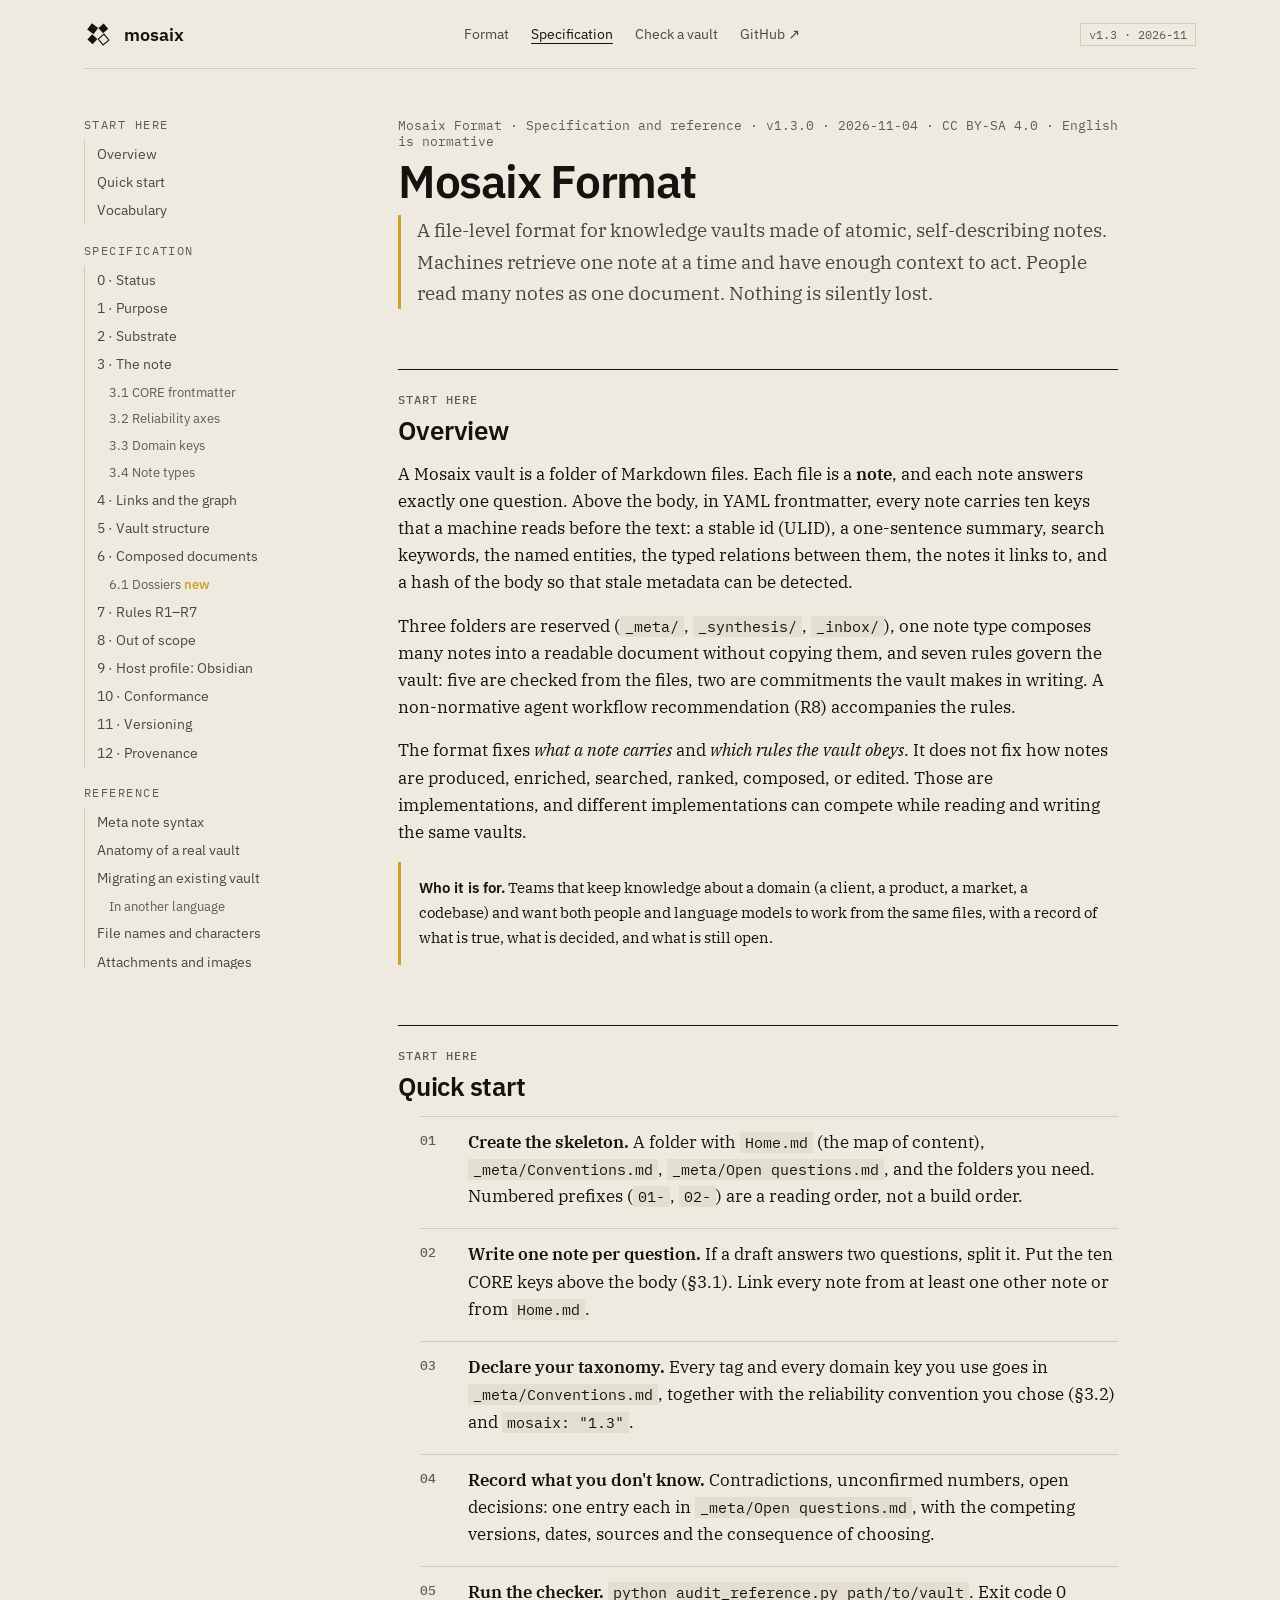
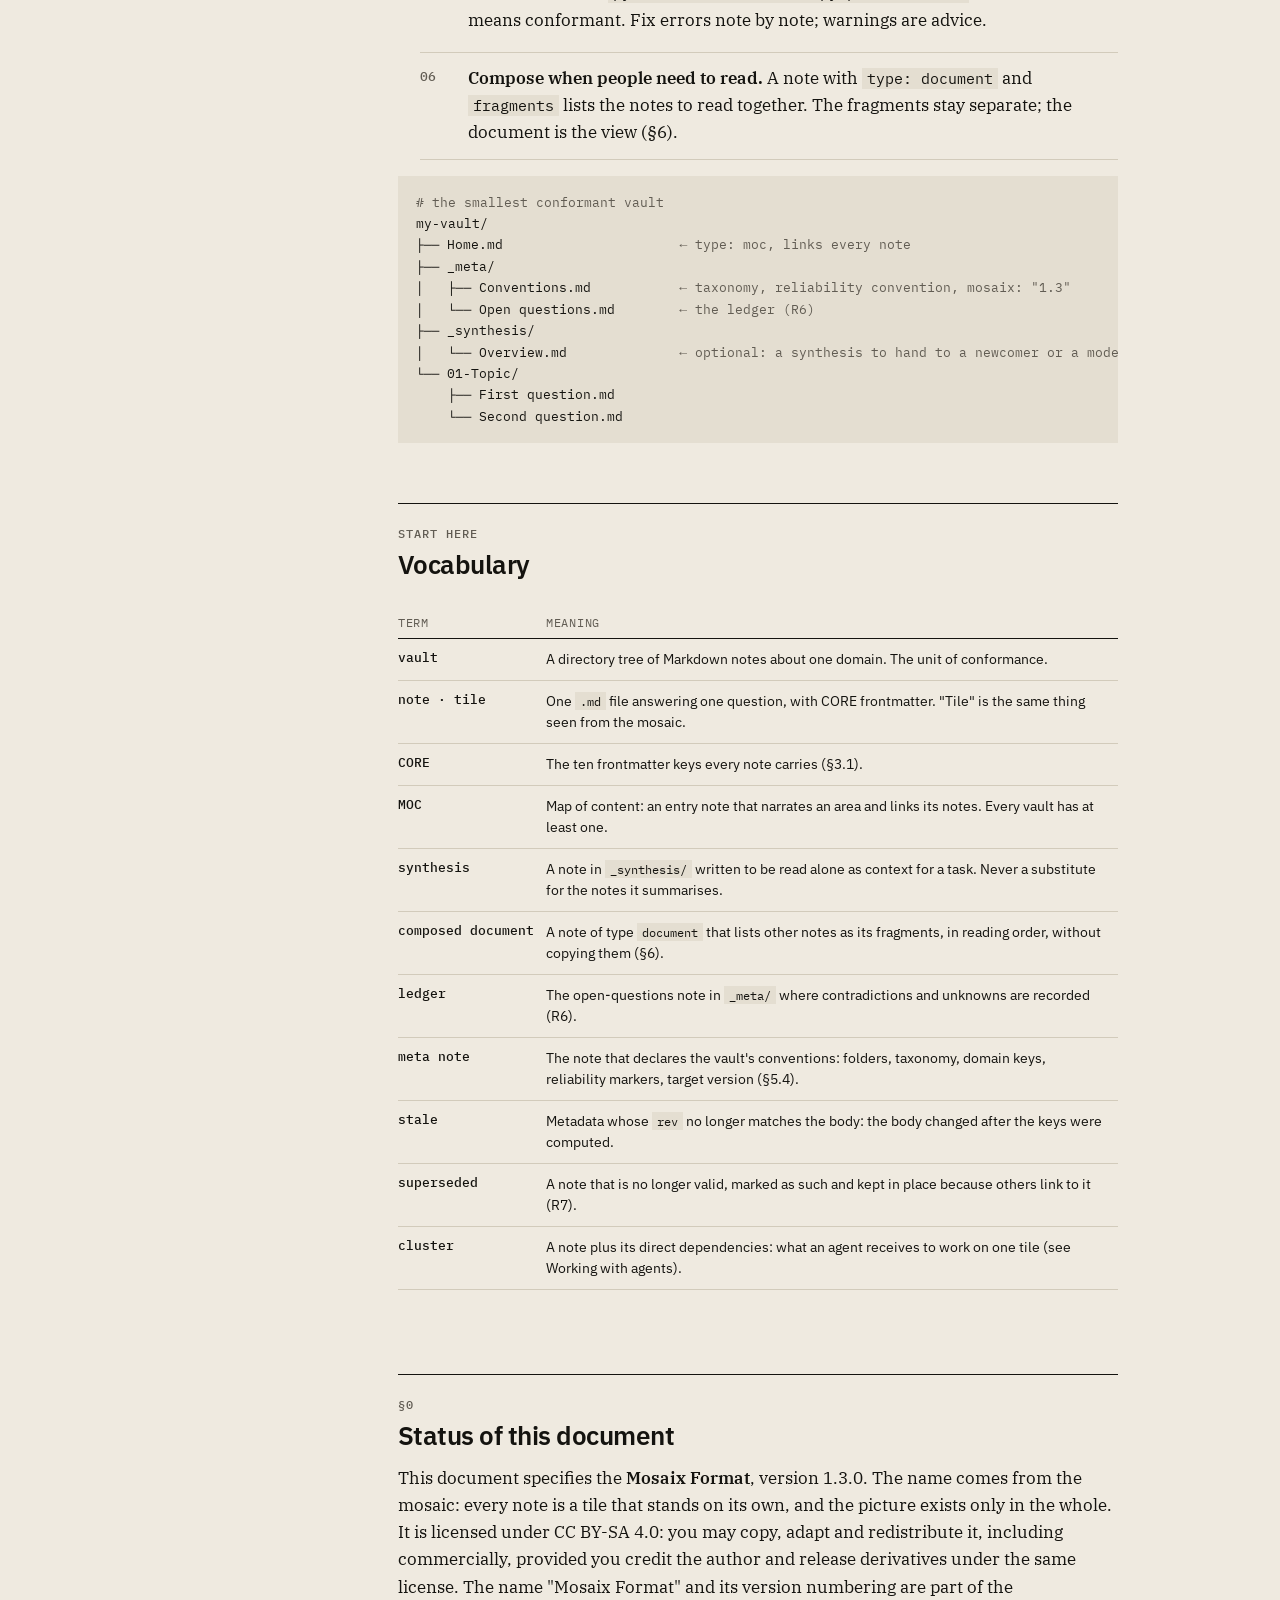
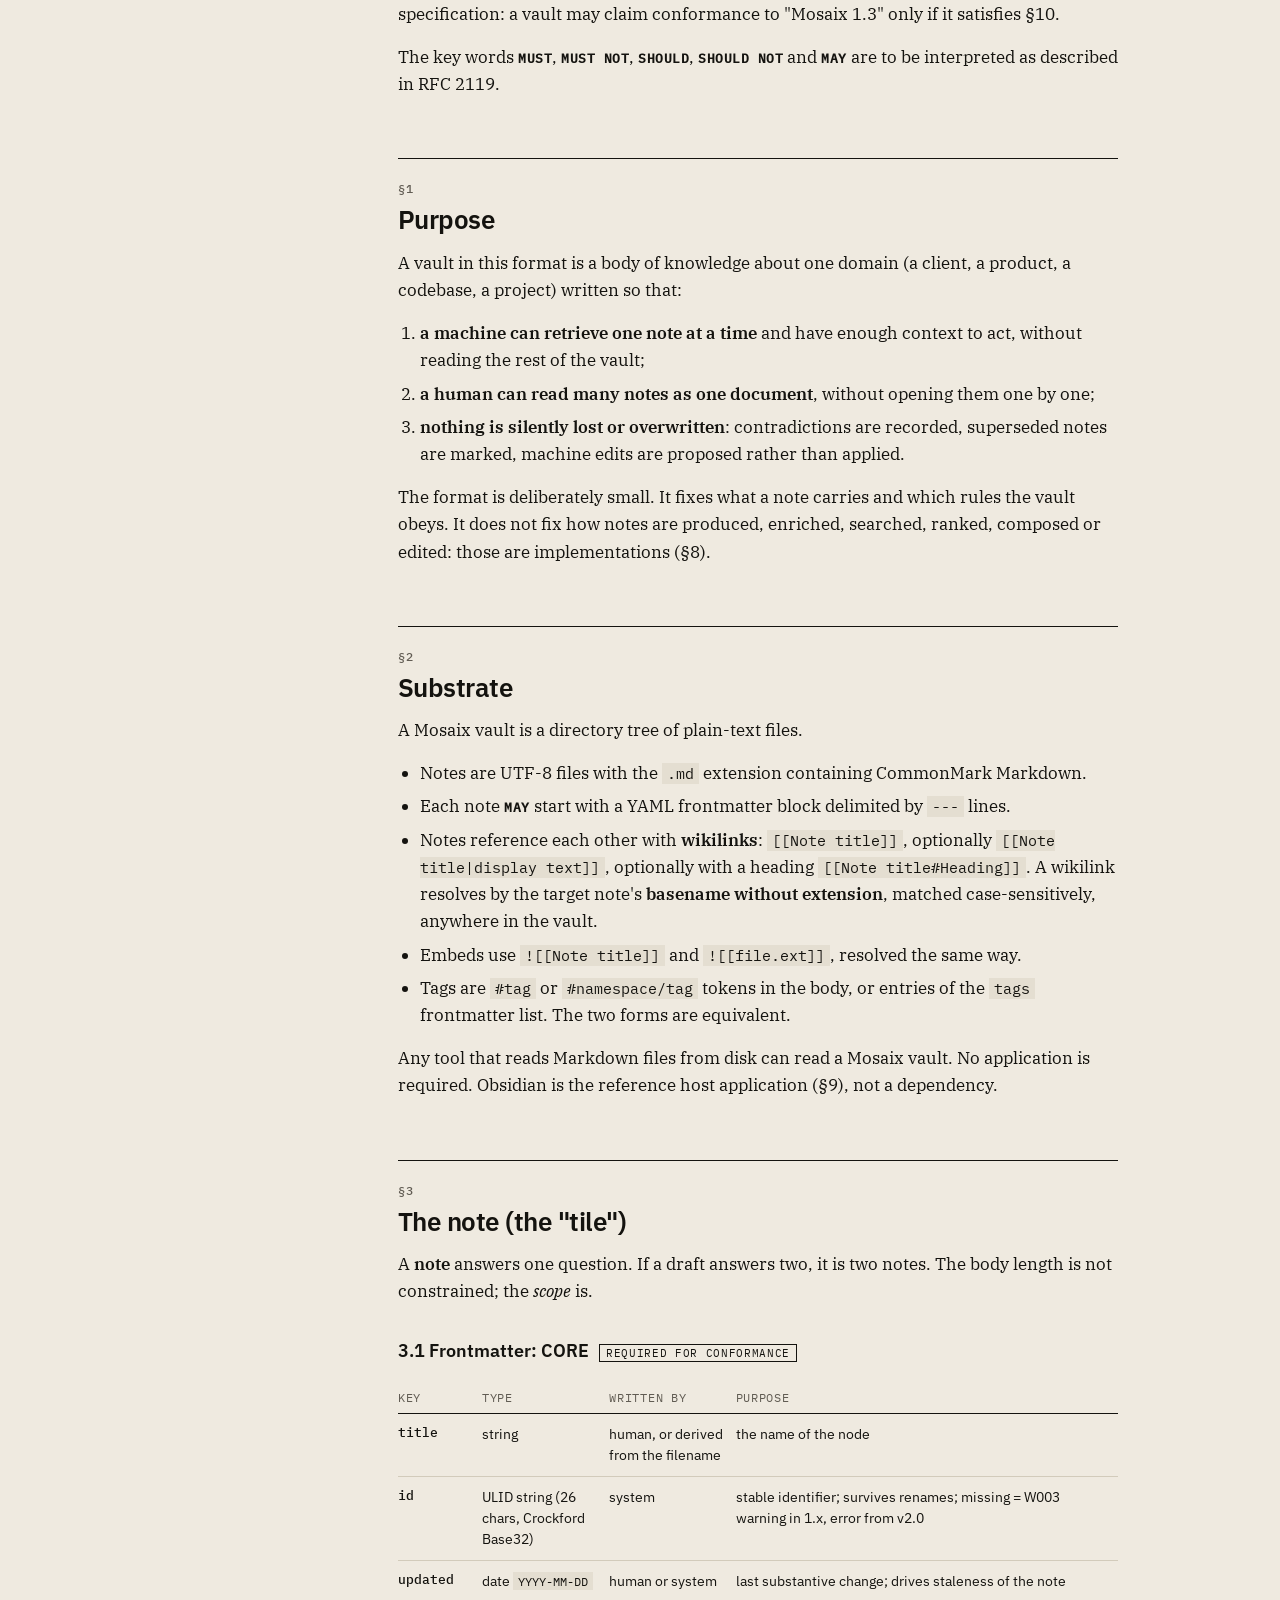
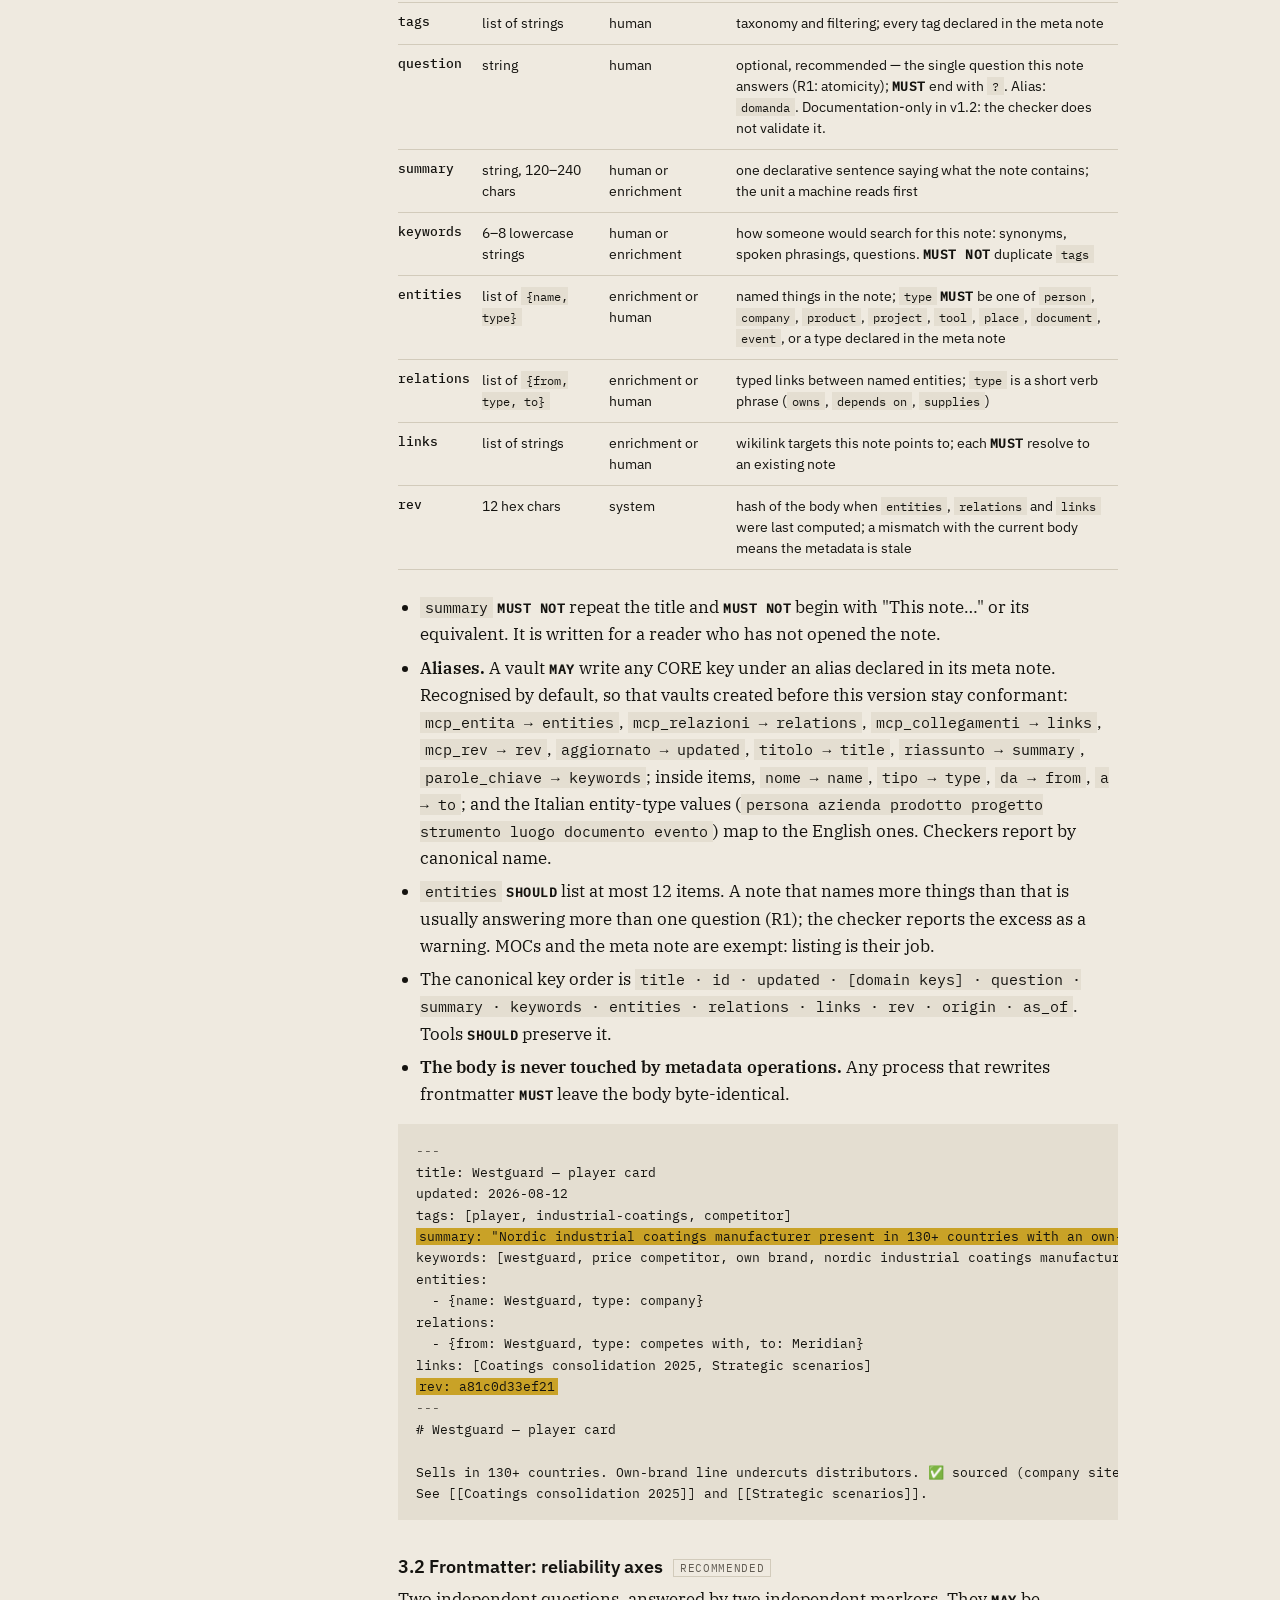
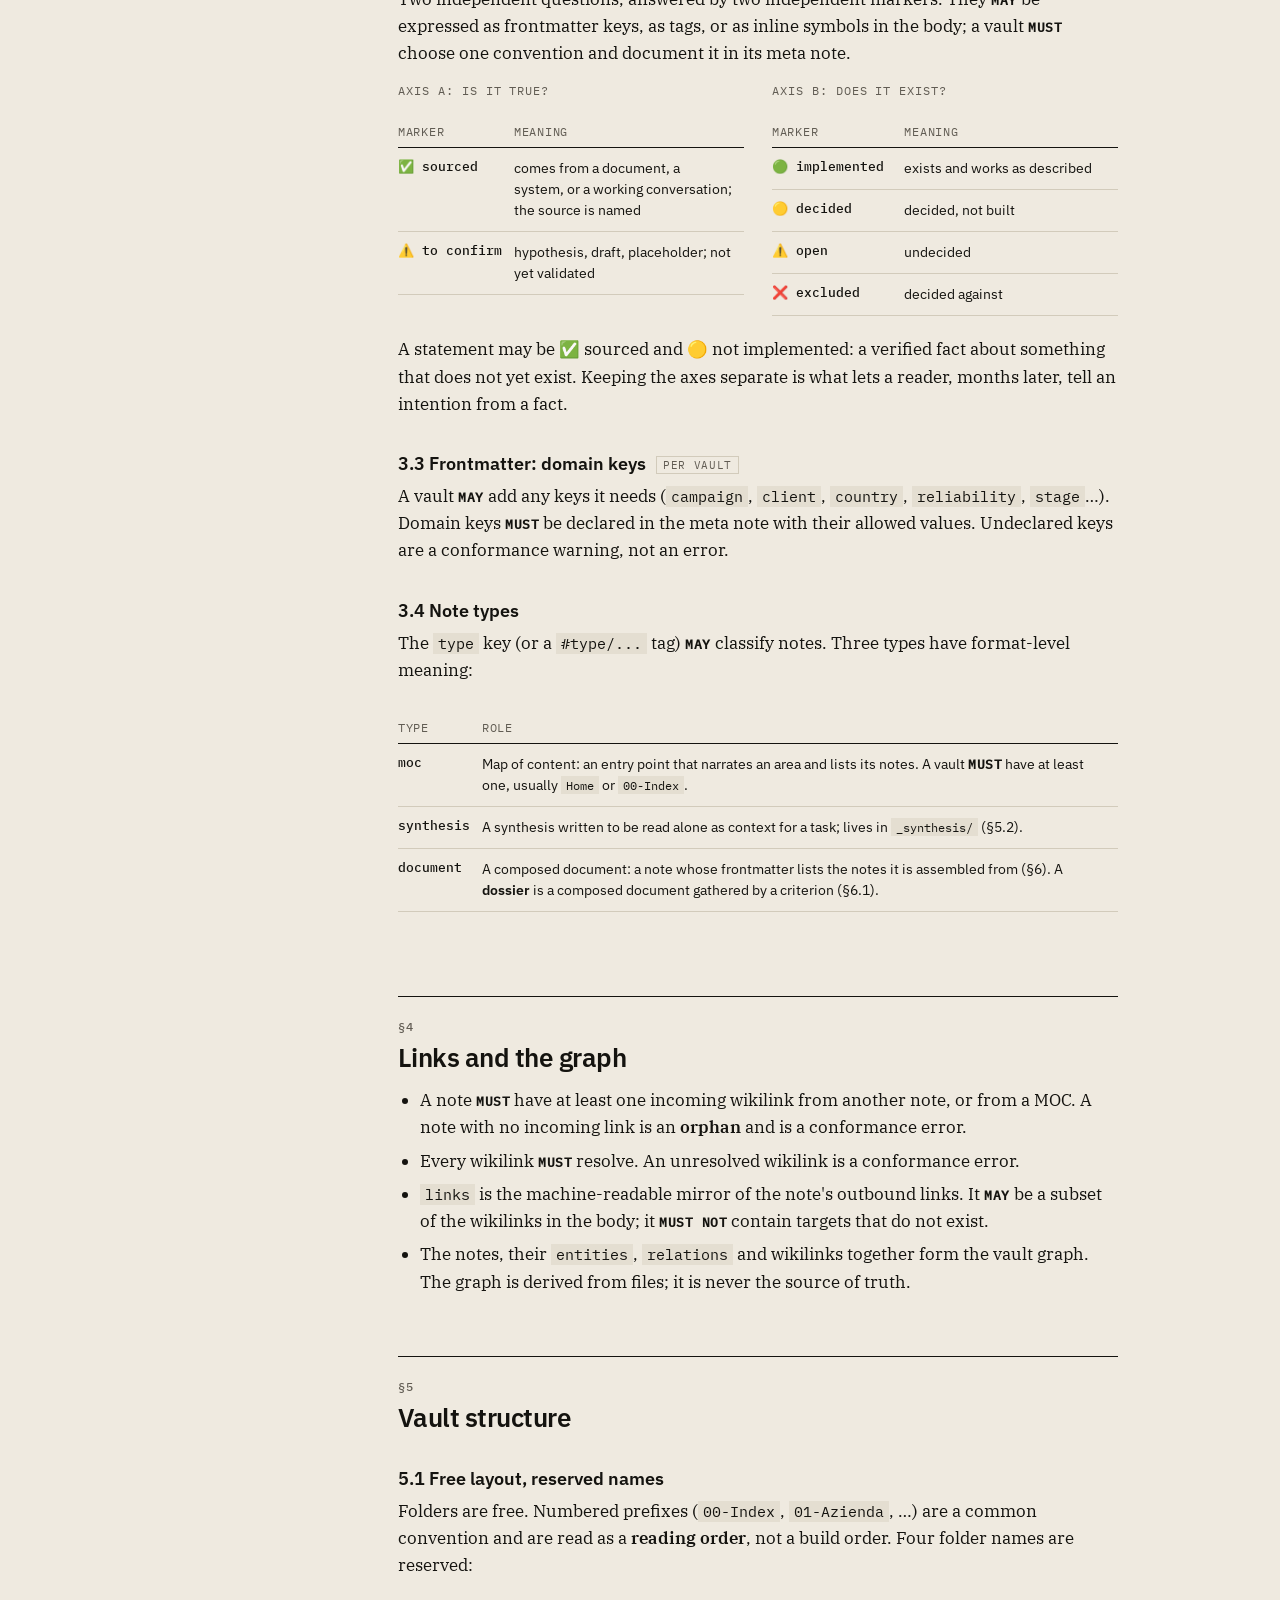
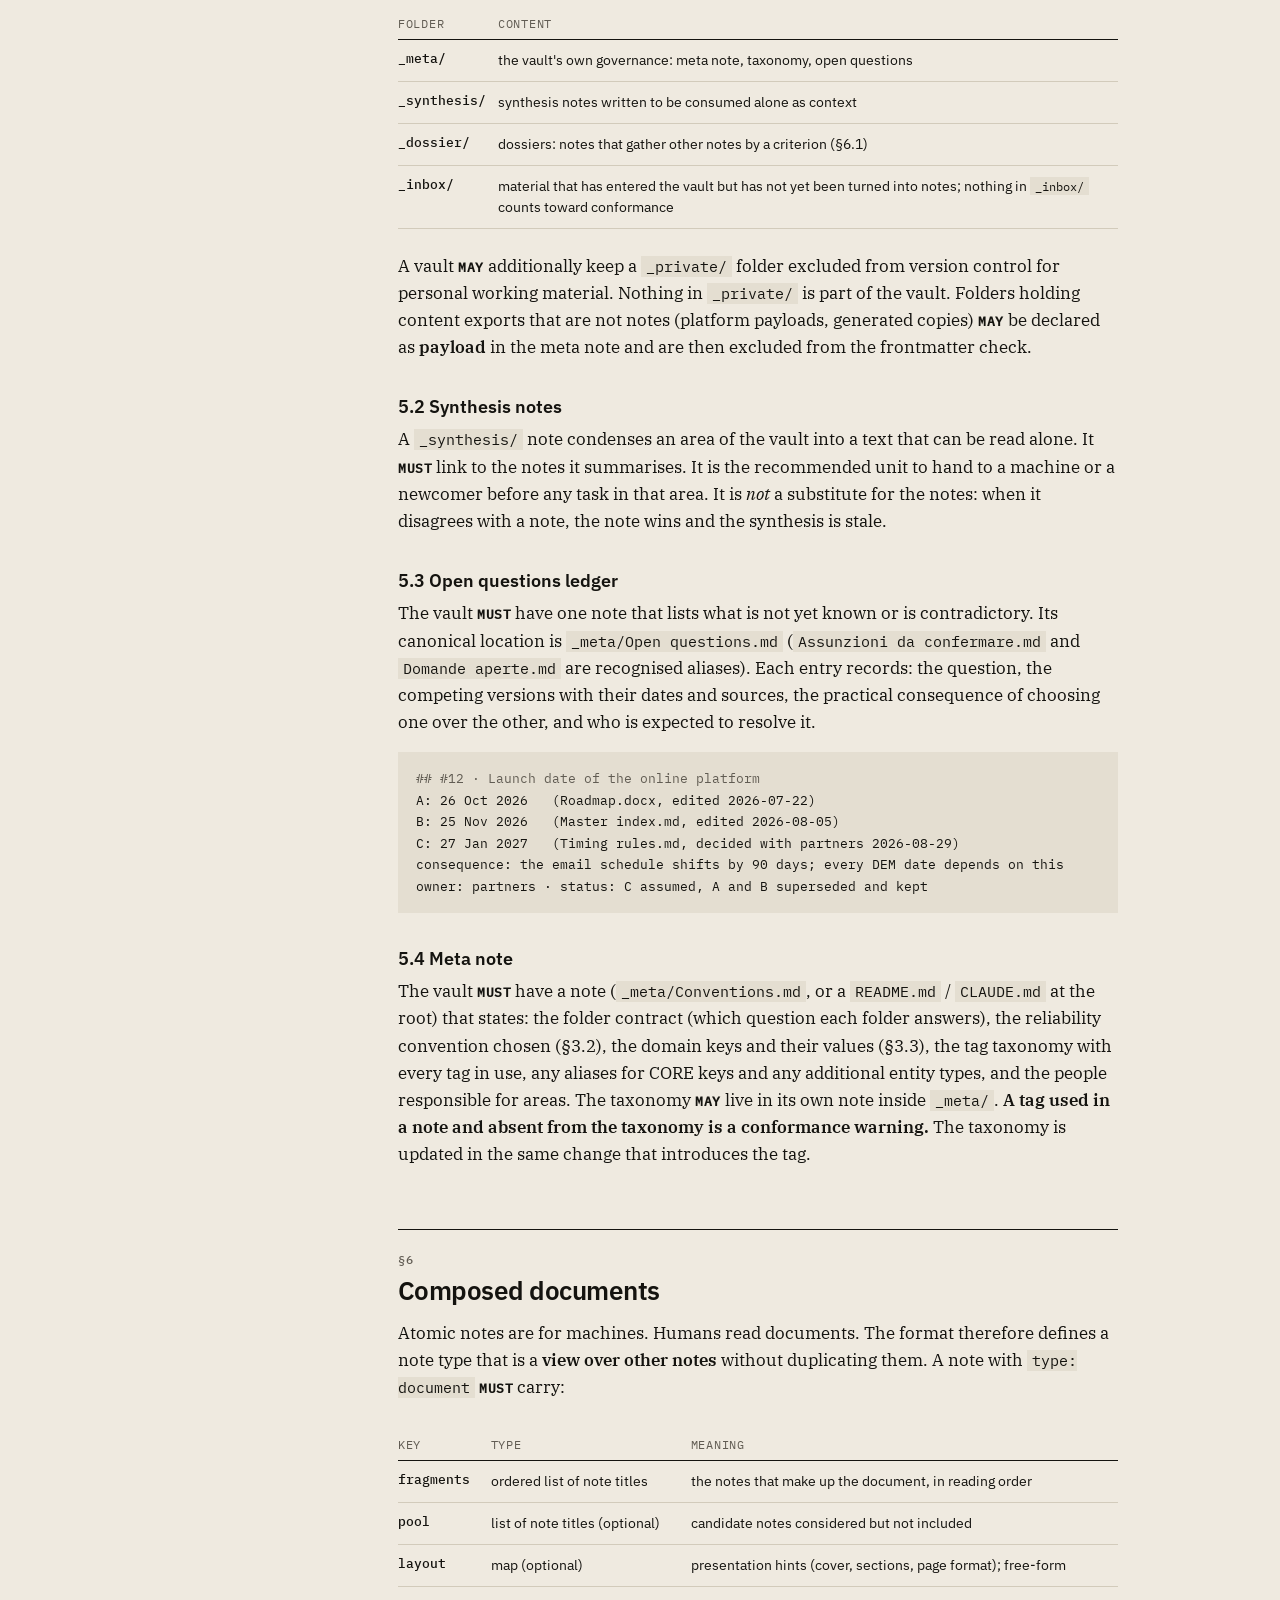
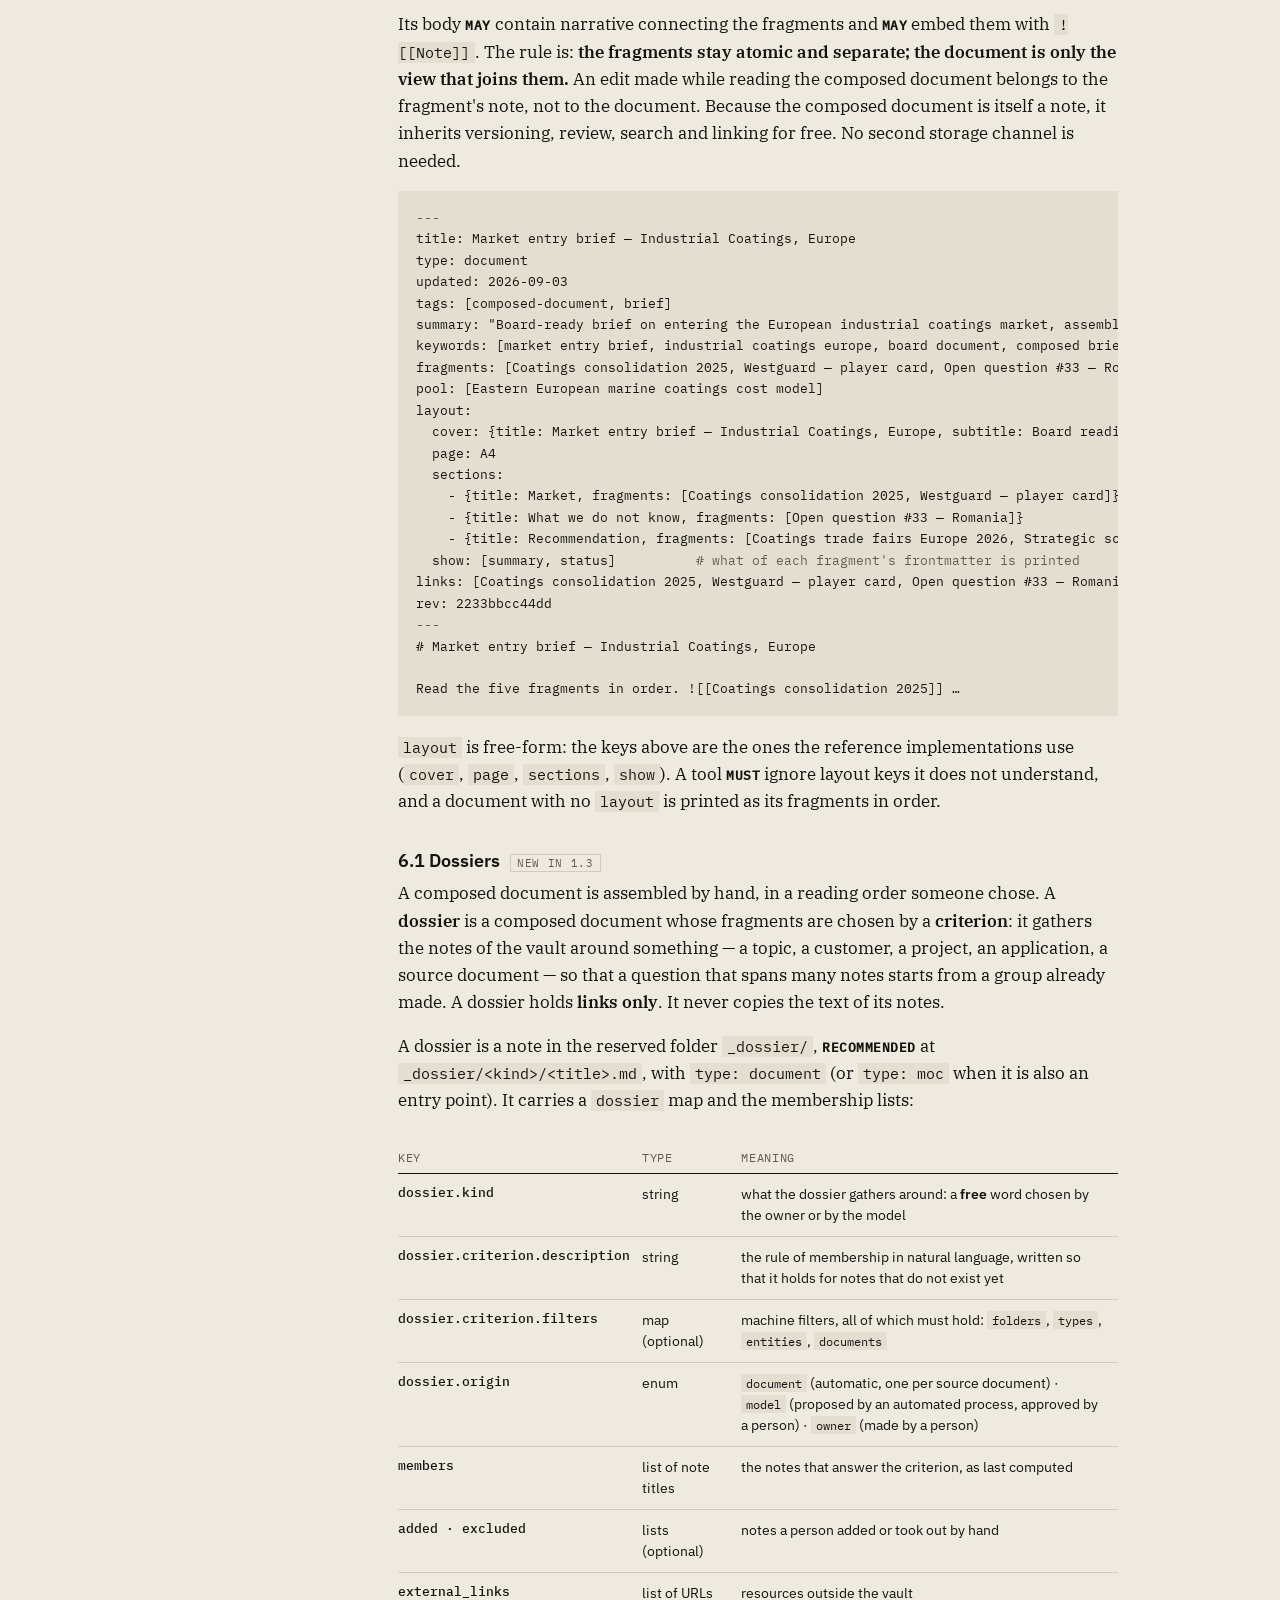
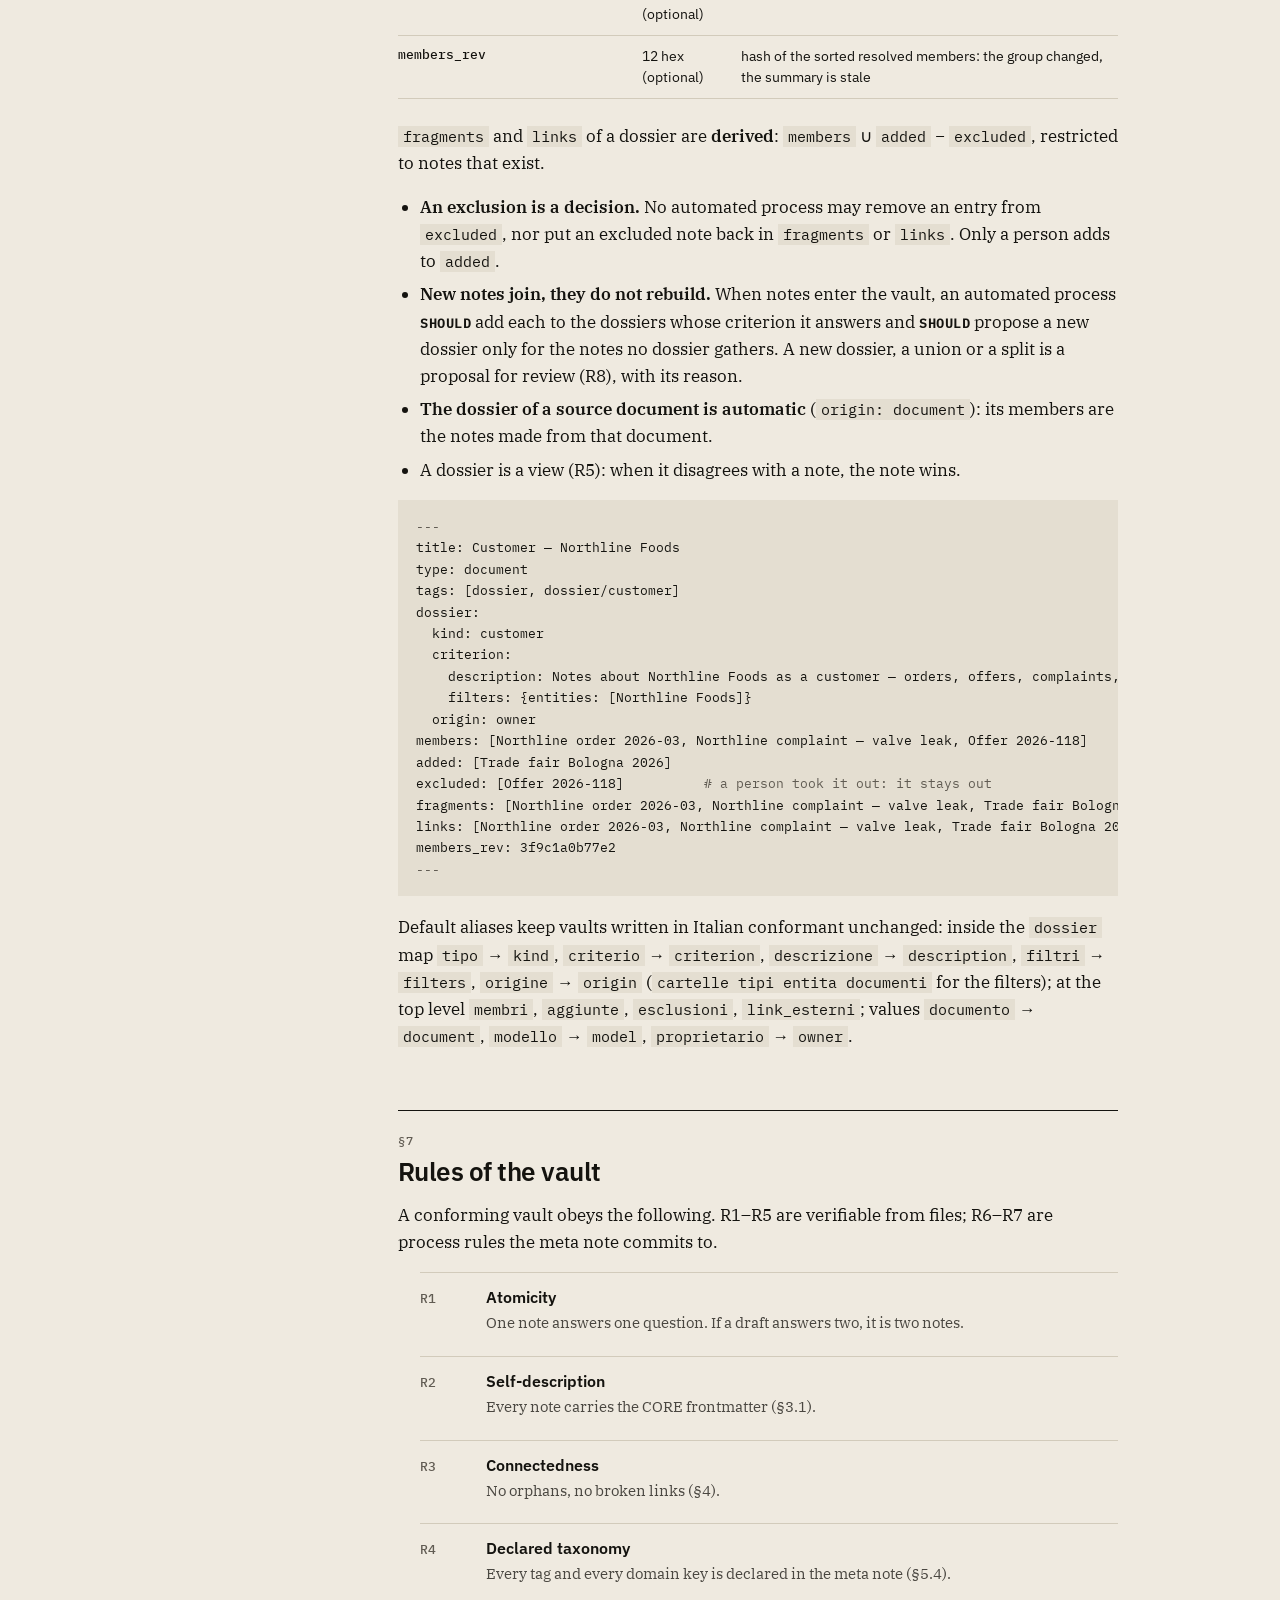
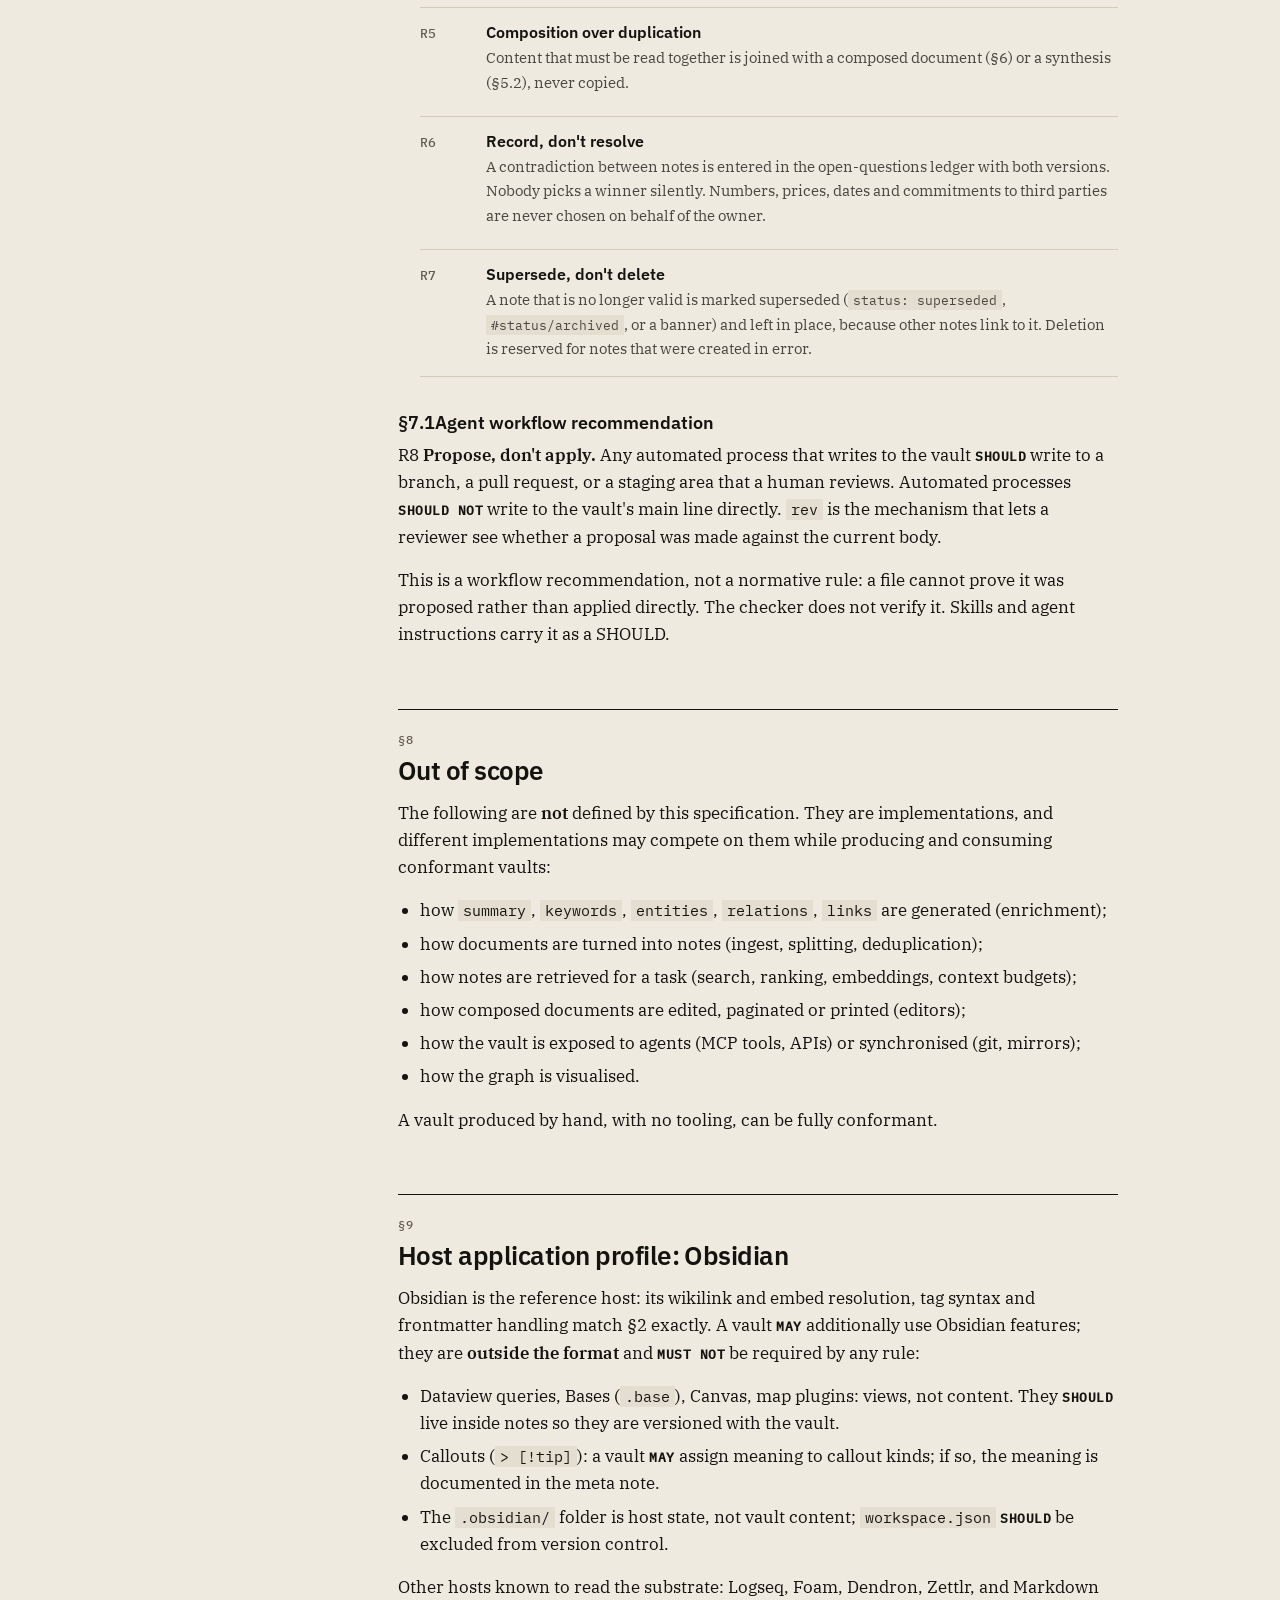
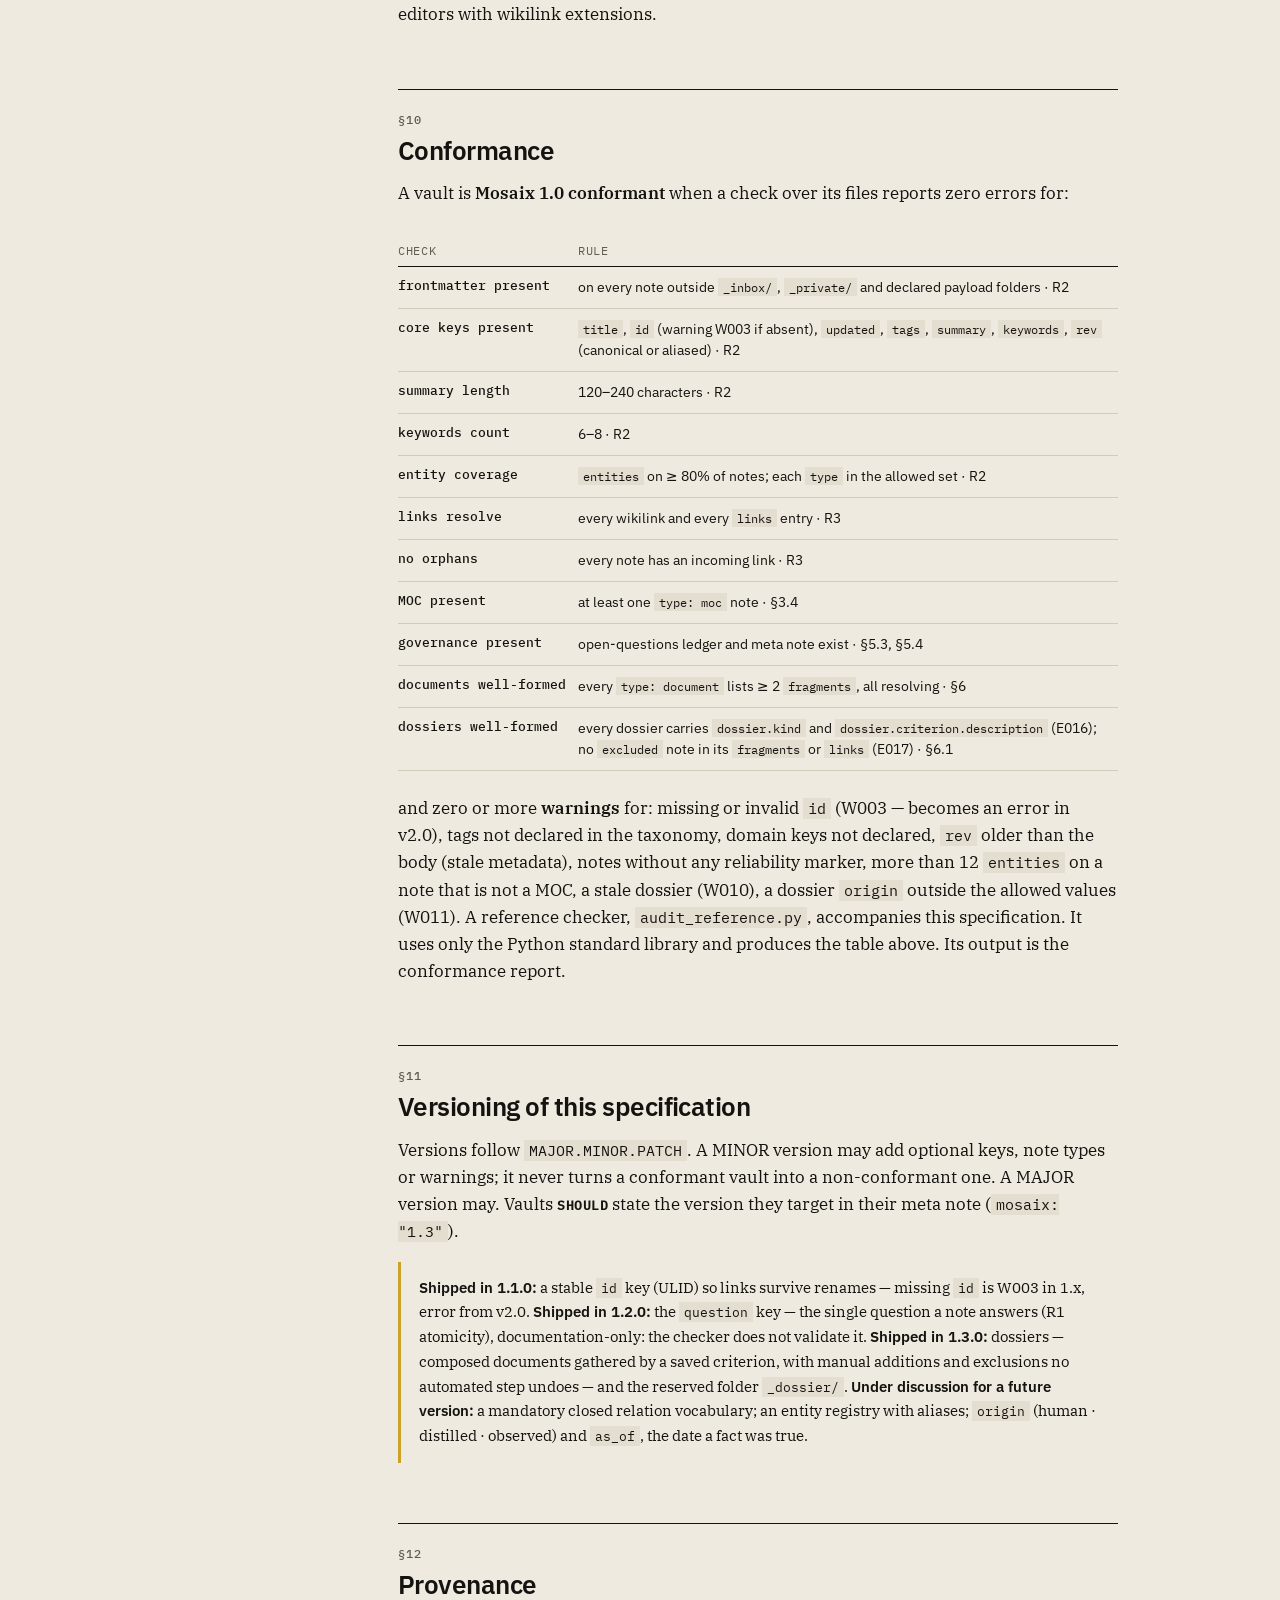
<file: site/spec.html>
﻿<!doctype html>
<html lang="en">
<head>
<meta charset="utf-8">
<meta name="viewport" content="width=device-width, initial-scale=1">
<title>Mosaix Format — Specification 1.3</title>
<meta name="description" content="The Mosaix Format specification, version 1.3: the note, the core keys, links and the graph, vault structure, composed documents and dossiers, the seven rules and one agent recommendation, conformance, and reference material.">
<link rel="canonical" href="https://mosaixformat.org/spec.html">
<link rel="alternate" type="text/markdown" href="Mosaix-Format-v1.3.en.md" title="Specification (Markdown)">
<link rel="icon" type="image/svg+xml" href="favicon.svg">
<link rel="stylesheet" href="fonts/plex.css">
<style>
  :root{--paper:#efeae0;--paper2:#e4ded1;--ink:#14130f;--ink2:#4a4741;--ink3:#615c53;--line:#d2cbbb;--gold:#c9a227;--red:#9b3b2a;--green:#2a7d3f;
    --sans:"IBM Plex Sans",system-ui,sans-serif;--serif:"IBM Plex Serif",Georgia,serif;--mono:"IBM Plex Mono",Menlo,monospace;--w:1160px}
  *{box-sizing:border-box}
  html{scroll-behavior:smooth;scroll-padding-top:80px}
  body{margin:0;background:var(--paper);color:var(--ink);font:16.5px/1.65 var(--serif);-webkit-font-smoothing:antialiased}
  a{color:inherit;text-decoration:none}
  .wrap{max-width:var(--w);margin:0 auto;padding:0 24px}
  nav.top{display:flex;align-items:center;justify-content:space-between;padding:20px 0;font:14px var(--sans);gap:12px;border-bottom:1px solid var(--line)}
  nav.top .brand{display:flex;align-items:center;gap:12px;font-weight:600;font-size:18px}
  nav.top .brand svg{width:28px;height:28px}
  nav.top ul{list-style:none;display:flex;gap:22px;margin:0;padding:0}
  nav.top ul a{color:var(--ink2)}nav.top ul a.on{color:var(--ink);border-bottom:1px solid var(--ink)}
  nav.top .ver{font:12px var(--mono);color:var(--ink3);border:1px solid var(--line);padding:3px 8px;white-space:nowrap}
  .mono{font-family:var(--mono)}
  .rlab{font:12px var(--mono);color:var(--ink3);margin:0 0 10px;letter-spacing:.08em;text-transform:uppercase}

  .layout{display:grid;grid-template-columns:250px 1fr;gap:64px;padding:48px 0 120px}
  /* ---- TOC ---- */
  .toc{position:sticky;top:24px;align-self:start;font:13.5px var(--sans);max-height:calc(100vh - 48px);overflow:auto;padding-right:8px}
  .toc .h{font:12px var(--mono);letter-spacing:.12em;text-transform:uppercase;color:var(--ink3);margin:18px 0 8px}
  .toc .h:first-child{margin-top:0}
  .toc a{display:block;padding:5px 0 5px 12px;border-left:1px solid var(--line);color:var(--ink2);line-height:1.35}
  .toc a.on{border-left-color:var(--ink);color:var(--ink)}
  .tw{overflow-x:auto;max-width:100%}
  .doc p code,.doc li code,.doc td code,.doc dd code{overflow-wrap:anywhere}
  .toc a.sub{padding-left:24px;font-size:12.5px;color:var(--ink3)}
  .toc .lang{margin-top:22px;display:flex;gap:6px;font:12px var(--mono)}
  .toc .lang a{border:1px solid var(--line);padding:3px 8px;display:inline-block}
  .toc .lang a.on{background:var(--ink);color:var(--paper);border-color:var(--ink)}
  .toc .dl{margin-top:22px;padding-top:16px;border-top:1px solid var(--line);font-size:12.5px}
  .toc .dl a{border:0;padding:4px 0;color:var(--ink)}
  .toc .dl a::before{content:"↓ ";color:var(--ink3)}
  /* ---- document ---- */
  .doc{max-width:720px;min-width:0}
  .doc h1{font:600 46px/1.05 var(--sans);letter-spacing:-.03em;margin:0 0 10px}
  .doc .meta{font:12.5px var(--mono);color:var(--ink3);margin-bottom:8px}
  .doc .lede{font-size:19px;color:var(--ink2);margin:0 0 44px;padding-left:16px;border-left:3px solid var(--gold)}
  .doc h2{font:600 26px/1.2 var(--sans);letter-spacing:-.02em;margin:60px 0 14px;padding-top:22px;border-top:1px solid var(--ink)}
  .doc h2 .no{font:500 12px var(--mono);color:var(--ink3);display:block;margin-bottom:8px;letter-spacing:.08em}
  .doc h3{font:600 17.5px var(--sans);margin:34px 0 8px}
  .doc h4{font:600 15px var(--sans);margin:24px 0 6px;color:var(--ink2)}
  .doc p{margin:0 0 16px}
  .doc ul,.doc ol{margin:0 0 16px;padding-left:22px}
  .doc li{margin-bottom:6px}
  .doc code{font:.88em var(--mono);background:var(--paper2);padding:1px 5px}
  .doc pre{font:13px/1.65 var(--mono);background:var(--paper2);padding:16px 18px;overflow-x:auto;margin:0 0 18px;white-space:pre}
  .doc pre .k{color:var(--ink3)}.doc pre .hl{background:var(--gold);color:var(--ink);padding:0 3px}
  .doc table{border-collapse:collapse;width:100%;font:14px/1.5 var(--sans);margin:12px 0 24px}
  .doc th{text-align:left;font:12px var(--mono);letter-spacing:.06em;text-transform:uppercase;color:var(--ink3);padding:8px 12px 8px 0;border-bottom:1px solid var(--ink);vertical-align:bottom}
  .doc td{padding:10px 12px 10px 0;border-bottom:1px solid var(--line);vertical-align:top}
  .doc td:first-child{font:500 13px var(--mono);white-space:nowrap}
  .doc .req{font:11px var(--mono);letter-spacing:.06em;text-transform:uppercase;padding:1px 6px;border:1px solid var(--line);margin-left:6px;vertical-align:middle;color:var(--ink3)}
  .doc .req.must{border-color:var(--ink);color:var(--ink)}
  .kw{font:600 12.5px var(--mono);letter-spacing:.04em}
  .note{padding:14px 18px;border-left:3px solid var(--gold);background:transparent;margin:0 0 20px;font-size:15px}
  .note b{font-family:var(--sans)}
  .warn{border-left-color:var(--red)}
  .rules{list-style:none;padding:0;margin:0 0 20px}
  .rules li{display:grid;grid-template-columns:52px 1fr;gap:14px;padding:14px 0;border-top:1px solid var(--line)}
  .rules li:last-child{border-bottom:1px solid var(--line)}
  .rules .r{font:500 13px var(--mono);color:var(--ink3);padding-top:3px}
  .rules b{display:block;font:600 16px var(--sans);margin-bottom:4px}
  .rules p{margin:0;color:var(--ink2);font-size:15px}
  .axes{display:grid;grid-template-columns:1fr 1fr;gap:28px;margin:0 0 20px}
  .axes table{margin:8px 0 0}
  .marker{display:inline-block;width:12px;height:12px;vertical-align:-1px;margin-right:6px;background:var(--ink)}
  .marker.o{background:transparent;outline:2px solid var(--ink);outline-offset:-2px}.marker.l{background:var(--paper2);outline:1px solid var(--line)}.marker.g{background:var(--gold)}
  .tree{font:13px/1.7 var(--mono);background:var(--paper2);padding:16px 18px;margin:0 0 18px;white-space:pre}
  .tree .c{color:var(--ink3)}
  .steps{counter-reset:s;list-style:none;padding:0;margin:0 0 20px}
  .steps li{counter-increment:s;display:grid;grid-template-columns:36px 1fr;gap:12px;padding:12px 0;border-top:1px solid var(--line)}
  .steps li::before{content:counter(s,decimal-leading-zero);font:500 13px var(--mono);color:var(--ink3);padding-top:3px}
  .steps li:last-child{border-bottom:1px solid var(--line)}
  .faq dt{font:600 16px var(--sans);margin:18px 0 4px}
  .faq dd{margin:0 0 6px;color:var(--ink2)}
  footer{border-top:1px solid var(--line);padding:30px 0 48px;font:13px var(--sans);color:var(--ink3);display:flex;justify-content:space-between;align-items:center;flex-wrap:wrap;gap:12px}
  footer .fb{display:flex;align-items:center;gap:10px}footer svg{width:20px;height:20px;color:var(--ink)}
  footer a{text-decoration:underline}
  @media (max-width:900px){.layout{grid-template-columns:1fr;gap:28px}.toc{position:static;max-height:none;display:flex;flex-wrap:wrap;gap:4px 14px;border-bottom:1px solid var(--line);padding-bottom:16px}.toc .h{width:100%;margin:10px 0 4px}.toc a{border-left:0;padding:4px 0}.toc a.sub{display:none}.toc .lang,.toc .dl{width:100%}.axes{grid-template-columns:1fr}.doc h1{font-size:34px}nav.top ul{display:none}}
</style>
</head>
<body>
<div class="wrap">
<nav class="top">
  <a class="brand" href="index.html" aria-label="Mosaix home"><svg viewBox="0 0 100 100" aria-hidden="true"><g fill="currentColor"><polygon transform="translate(31 31) rotate(41)" points="-15,-13 13,-15 15,13 -13,15"/><polygon transform="translate(69 30) rotate(47)" points="-12,-13 13,-12 12,13 -13,12"/><polygon transform="translate(30 69) rotate(44)" points="-13,-12 12,-13 13,12 -12,13"/></g><polygon transform="translate(70 70) rotate(49)" points="-14,-14 14,-13 13,14 -14,13" fill="none" stroke="currentColor" stroke-width="4"/></svg>mosaix</a>
  <ul><li><a href="index.html">Format</a></li><li><a class="on" href="spec.html">Specification</a></li><li><a href="#checker">Check a vault</a></li><li><a href="https://github.com/mosaix-format/spec">GitHub ↗</a></li></ul>
  <span class="ver">v1.3 · 2026-11</span>
</nav>

<div class="layout">
<aside class="toc" id="toc">
  <div class="h">Start here</div>
  <a href="#overview">Overview</a>
  <a href="#quickstart">Quick start</a>
  <a href="#vocabulary">Vocabulary</a>
  <div class="h">Specification</div>
  <a href="#s0">0 · Status</a>
  <a href="#s1">1 · Purpose</a>
  <a href="#s2">2 · Substrate</a>
  <a href="#s3">3 · The note</a>
  <a class="sub" href="#s31">3.1 CORE frontmatter</a>
  <a class="sub" href="#s32">3.2 Reliability axes</a>
  <a class="sub" href="#s33">3.3 Domain keys</a>
  <a class="sub" href="#s34">3.4 Note types</a>
  <a href="#s4">4 · Links and the graph</a>
  <a href="#s5">5 · Vault structure</a>
  <a href="#s6">6 · Composed documents</a>
  <a class="sub" href="#s61">6.1 Dossiers <b style="color:var(--gold)">new</b></a>
  <a href="#s7">7 · Rules R1–R7</a>
  <a href="#s8">8 · Out of scope</a>
  <a href="#s9">9 · Host profile: Obsidian</a>
  <a href="#s10">10 · Conformance</a>
  <a href="#s11">11 · Versioning</a>
  <a href="#s12">12 · Provenance</a>
  <div class="h">Reference</div>
  <a href="#metasyntax">Meta note syntax</a>
  <a href="#anatomy">Anatomy of a real vault</a>
  <a href="#migrate">Migrating an existing vault</a>
  <a href="#migrate-it" class="sub">In another language</a>
  <a href="#filenames">File names and characters</a>
  <a href="#attachments">Attachments and images</a>
  <a href="#entities">Entity types</a>
  <a href="#scale">Scale</a>
  <a href="#checker">The checker</a>
  <a href="#tooling">Tooling</a>
  <a href="#templates">Note templates</a>
  <a href="#errors">Errors and warnings</a>
  <a href="#agents">Working with agents</a>
  <a href="#skills">Skills</a>
  <a href="#compared">Compared with</a>
  <a href="#faq">FAQ</a>
  <a href="#license">License</a>
  <div class="lang"><a class="on" href="#">EN</a><a href="Mosaix-Format-v1.3.it.md" download title="Traduzione di cortesia (Markdown)">IT ↓</a></div>
  <div class="dl"><a href="audit_reference.py" download>audit_reference.py</a><a href="spec.yaml" download>spec.yaml</a><a href="Mosaix-Format-v1.3.en.md" download>Specification (Markdown)</a><a href="mosaix-example-vault.zip" download>Example vault (.zip)</a><a href="mosaix-bakery-vault.zip" download>Second example: a bakery (.zip)</a><a href="badge.svg" download>Conformance badge (.svg)</a></div>
</aside>

<article class="doc">
  <div class="meta">Mosaix Format · Specification and reference · v1.3.0 · 2026-11-04 · CC BY-SA 4.0 · English is normative</div>
  <h1>Mosaix Format</h1>
  <p class="lede">A file-level format for knowledge vaults made of atomic, self-describing notes. Machines retrieve one note at a time and have enough context to act. People read many notes as one document. Nothing is silently lost.</p>

  <!-- ================= START HERE ================= -->
  <h2 id="overview"><span class="no">START HERE</span>Overview</h2>
  <p>A Mosaix vault is a folder of Markdown files. Each file is a <b>note</b>, and each note answers exactly one question. Above the body, in YAML frontmatter, every note carries ten keys that a machine reads before the text: a stable id (ULID), a one-sentence summary, search keywords, the named entities, the typed relations between them, the notes it links to, and a hash of the body so that stale metadata can be detected.</p>
  <p>Three folders are reserved (<code>_meta/</code>, <code>_synthesis/</code>, <code>_inbox/</code>), one note type composes many notes into a readable document without copying them, and seven rules govern the vault: five are checked from the files, two are commitments the vault makes in writing. A non-normative agent workflow recommendation (R8) accompanies the rules.</p>
  <p>The format fixes <em>what a note carries</em> and <em>which rules the vault obeys</em>. It does not fix how notes are produced, enriched, searched, ranked, composed, or edited. Those are implementations, and different implementations can compete while reading and writing the same vaults.</p>
  <div class="note"><b>Who it is for.</b> Teams that keep knowledge about a domain (a client, a product, a market, a codebase) and want both people and language models to work from the same files, with a record of what is true, what is decided, and what is still open.</div>

  <h2 id="quickstart"><span class="no">START HERE</span>Quick start</h2>
  <ol class="steps">
    <li><div><b>Create the skeleton.</b> A folder with <code>Home.md</code> (the map of content), <code>_meta/Conventions.md</code>, <code>_meta/Open questions.md</code>, and the folders you need. Numbered prefixes (<code>01-</code>, <code>02-</code>) are a reading order, not a build order.</div></li>
    <li><div><b>Write one note per question.</b> If a draft answers two questions, split it. Put the ten CORE keys above the body (§3.1). Link every note from at least one other note or from <code>Home.md</code>.</div></li>
    <li><div><b>Declare your taxonomy.</b> Every tag and every domain key you use goes in <code>_meta/Conventions.md</code>, together with the reliability convention you chose (§3.2) and <code>mosaix: "1.3"</code>.</div></li>
    <li><div><b>Record what you don't know.</b> Contradictions, unconfirmed numbers, open decisions: one entry each in <code>_meta/Open questions.md</code>, with the competing versions, dates, sources and the consequence of choosing.</div></li>
    <li><div><b>Run the checker.</b> <code>python audit_reference.py path/to/vault</code>. Exit code 0 means conformant. Fix errors note by note; warnings are advice.</div></li>
    <li><div><b>Compose when people need to read.</b> A note with <code>type: document</code> and <code>fragments</code> lists the notes to read together. The fragments stay separate; the document is the view (§6).</div></li>
  </ol>
  <pre><span class="k"># the smallest conformant vault</span>
my-vault/
├── Home.md                      <span class="k">← type: moc, links every note</span>
├── _meta/
│   ├── Conventions.md           <span class="k">← taxonomy, reliability convention, mosaix: "1.3"</span>
│   └── Open questions.md        <span class="k">← the ledger (R6)</span>
├── _synthesis/
│   └── Overview.md              <span class="k">← optional: a synthesis to hand to a newcomer or a model</span>
└── 01-Topic/
    ├── First question.md
    └── Second question.md</pre>

  <h2 id="vocabulary"><span class="no">START HERE</span>Vocabulary</h2>
  <div class="tw"><table>
    <tr><th>Term</th><th>Meaning</th></tr>
    <tr><td>vault</td><td>A directory tree of Markdown notes about one domain. The unit of conformance.</td></tr>
    <tr><td>note · tile</td><td>One <code>.md</code> file answering one question, with CORE frontmatter. "Tile" is the same thing seen from the mosaic.</td></tr>
    <tr><td>CORE</td><td>The ten frontmatter keys every note carries (§3.1).</td></tr>
    <tr><td>MOC</td><td>Map of content: an entry note that narrates an area and links its notes. Every vault has at least one.</td></tr>
    <tr><td>synthesis</td><td>A note in <code>_synthesis/</code> written to be read alone as context for a task. Never a substitute for the notes it summarises.</td></tr>
    <tr><td>composed document</td><td>A note of type <code>document</code> that lists other notes as its fragments, in reading order, without copying them (§6).</td></tr>
    <tr><td>ledger</td><td>The open-questions note in <code>_meta/</code> where contradictions and unknowns are recorded (R6).</td></tr>
    <tr><td>meta note</td><td>The note that declares the vault's conventions: folders, taxonomy, domain keys, reliability markers, target version (§5.4).</td></tr>
    <tr><td>stale</td><td>Metadata whose <code>rev</code> no longer matches the body: the body changed after the keys were computed.</td></tr>
    <tr><td>superseded</td><td>A note that is no longer valid, marked as such and kept in place because others link to it (R7).</td></tr>
    <tr><td>cluster</td><td>A note plus its direct dependencies: what an agent receives to work on one tile (see <a href="#agents">Working with agents</a>).</td></tr>
  </table></div>

  <!-- ================= SPEC ================= -->
  <h2 id="s0"><span class="no">§0</span>Status of this document</h2>
  <p>This document specifies the <b>Mosaix Format</b>, version 1.3.0. The name comes from the mosaic: every note is a tile that stands on its own, and the picture exists only in the whole. It is licensed under CC BY-SA 4.0: you may copy, adapt and redistribute it, including commercially, provided you credit the author and release derivatives under the same license. The name "Mosaix Format" and its version numbering are part of the specification: a vault may claim conformance to "Mosaix 1.3" only if it satisfies §10.</p>
  <p>The key words <span class="kw">MUST</span>, <span class="kw">MUST NOT</span>, <span class="kw">SHOULD</span>, <span class="kw">SHOULD NOT</span> and <span class="kw">MAY</span> are to be interpreted as described in RFC 2119.</p>

  <h2 id="s1"><span class="no">§1</span>Purpose</h2>
  <p>A vault in this format is a body of knowledge about one domain (a client, a product, a codebase, a project) written so that:</p>
  <ol>
    <li><b>a machine can retrieve one note at a time</b> and have enough context to act, without reading the rest of the vault;</li>
    <li><b>a human can read many notes as one document</b>, without opening them one by one;</li>
    <li><b>nothing is silently lost or overwritten</b>: contradictions are recorded, superseded notes are marked, machine edits are proposed rather than applied.</li>
  </ol>
  <p>The format is deliberately small. It fixes what a note carries and which rules the vault obeys. It does not fix how notes are produced, enriched, searched, ranked, composed or edited: those are implementations (§8).</p>

  <h2 id="s2"><span class="no">§2</span>Substrate</h2>
  <p>A Mosaix vault is a directory tree of plain-text files.</p>
  <ul>
    <li>Notes are UTF-8 files with the <code>.md</code> extension containing CommonMark Markdown.</li>
    <li>Each note <span class="kw">MAY</span> start with a YAML frontmatter block delimited by <code>---</code> lines.</li>
    <li>Notes reference each other with <b>wikilinks</b>: <code>[[Note title]]</code>, optionally <code>[[Note title|display text]]</code>, optionally with a heading <code>[[Note title#Heading]]</code>. A wikilink resolves by the target note's <b>basename without extension</b>, matched case-sensitively, anywhere in the vault.</li>
    <li>Embeds use <code>![[Note title]]</code> and <code>![[file.ext]]</code>, resolved the same way.</li>
    <li>Tags are <code>#tag</code> or <code>#namespace/tag</code> tokens in the body, or entries of the <code>tags</code> frontmatter list. The two forms are equivalent.</li>
  </ul>
  <p>Any tool that reads Markdown files from disk can read a Mosaix vault. No application is required. Obsidian is the reference host application (§9), not a dependency.</p>

  <h2 id="s3"><span class="no">§3</span>The note (the "tile")</h2>
  <p>A <b>note</b> answers one question. If a draft answers two, it is two notes. The body length is not constrained; the <em>scope</em> is.</p>

  <h3 id="s31">3.1 Frontmatter: CORE <span class="req must">required for conformance</span></h3>
  <div class="tw"><table>
    <tr><th>Key</th><th>Type</th><th>Written by</th><th>Purpose</th></tr>
    <tr><td>title</td><td>string</td><td>human, or derived from the filename</td><td>the name of the node</td></tr>
    <tr><td>id</td><td>ULID string (26 chars, Crockford Base32)</td><td>system</td><td>stable identifier; survives renames; missing = W003 warning in 1.x, error from v2.0</td></tr>
    <tr><td>updated</td><td>date <code>YYYY-MM-DD</code></td><td>human or system</td><td>last substantive change; drives staleness of the note</td></tr>
    <tr><td>tags</td><td>list of strings</td><td>human</td><td>taxonomy and filtering; every tag declared in the meta note</td></tr>
    <tr><td>question</td><td>string</td><td>human</td><td>optional, recommended — the single question this note answers (R1: atomicity); <span class="kw">MUST</span> end with <code>?</code>. Alias: <code>domanda</code>. Documentation-only in v1.2: the checker does not validate it.</td></tr>
    <tr><td>summary</td><td>string, 120–240 chars</td><td>human or enrichment</td><td>one declarative sentence saying what the note contains; the unit a machine reads first</td></tr>
    <tr><td>keywords</td><td>6–8 lowercase strings</td><td>human or enrichment</td><td>how someone would search for this note: synonyms, spoken phrasings, questions. <span class="kw">MUST NOT</span> duplicate <code>tags</code></td></tr>
    <tr><td>entities</td><td>list of <code>{name, type}</code></td><td>enrichment or human</td><td>named things in the note; <code>type</code> <span class="kw">MUST</span> be one of <code>person</code>, <code>company</code>, <code>product</code>, <code>project</code>, <code>tool</code>, <code>place</code>, <code>document</code>, <code>event</code>, or a type declared in the meta note</td></tr>
    <tr><td>relations</td><td>list of <code>{from, type, to}</code></td><td>enrichment or human</td><td>typed links between named entities; <code>type</code> is a short verb phrase (<code>owns</code>, <code>depends on</code>, <code>supplies</code>)</td></tr>
    <tr><td>links</td><td>list of strings</td><td>enrichment or human</td><td>wikilink targets this note points to; each <span class="kw">MUST</span> resolve to an existing note</td></tr>
    <tr><td>rev</td><td>12 hex chars</td><td>system</td><td>hash of the body when <code>entities</code>, <code>relations</code> and <code>links</code> were last computed; a mismatch with the current body means the metadata is stale</td></tr>
  </table></div>
  <ul>
    <li><code>summary</code> <span class="kw">MUST NOT</span> repeat the title and <span class="kw">MUST NOT</span> begin with "This note…" or its equivalent. It is written for a reader who has not opened the note.</li>
    <li><b>Aliases.</b> A vault <span class="kw">MAY</span> write any CORE key under an alias declared in its meta note. Recognised by default, so that vaults created before this version stay conformant: <code>mcp_entita → entities</code>, <code>mcp_relazioni → relations</code>, <code>mcp_collegamenti → links</code>, <code>mcp_rev → rev</code>, <code>aggiornato → updated</code>, <code>titolo → title</code>, <code>riassunto → summary</code>, <code>parole_chiave → keywords</code>; inside items, <code>nome → name</code>, <code>tipo → type</code>, <code>da → from</code>, <code>a → to</code>; and the Italian entity-type values (<code>persona azienda prodotto progetto strumento luogo documento evento</code>) map to the English ones. Checkers report by canonical name.</li>
    <li><code>entities</code> <span class="kw">SHOULD</span> list at most 12 items. A note that names more things than that is usually answering more than one question (R1); the checker reports the excess as a warning. MOCs and the meta note are exempt: listing is their job.</li>
    <li>The canonical key order is <code>title · id · updated · [domain keys] · question · summary · keywords · entities · relations · links · rev · origin · as_of</code>. Tools <span class="kw">SHOULD</span> preserve it.</li>
    <li><b>The body is never touched by metadata operations.</b> Any process that rewrites frontmatter <span class="kw">MUST</span> leave the body byte-identical.</li>
  </ul>
  <pre><span class="k">---</span>
title: Westguard — player card
updated: 2026-08-12
tags: [player, industrial-coatings, competitor]
<span class="hl">summary: "Nordic industrial coatings manufacturer present in 130+ countries with an own-brand line that undercuts distributors on price; the reference competitor for price."</span>
keywords: [westguard, price competitor, own brand, nordic industrial coatings manufacturer, 130 countries, private label]
entities:
  - {name: Westguard, type: company}
relations:
  - {from: Westguard, type: competes with, to: Meridian}
links: [Coatings consolidation 2025, Strategic scenarios]
<span class="hl">rev: a81c0d33ef21</span>
<span class="k">---</span>
# Westguard — player card

Sells in 130+ countries. Own-brand line undercuts distributors. ✅ sourced (company site, 2026-07).
See [[Coatings consolidation 2025]] and [[Strategic scenarios]].</pre>

  <h3 id="s32">3.2 Frontmatter: reliability axes <span class="req">recommended</span></h3>
  <p>Two independent questions, answered by two independent markers. They <span class="kw">MAY</span> be expressed as frontmatter keys, as tags, or as inline symbols in the body; a vault <span class="kw">MUST</span> choose one convention and document it in its meta note.</p>
  <div class="axes">
    <div><div class="rlab">Axis A: is it true?</div>
      <div class="tw"><table><tr><th>Marker</th><th>Meaning</th></tr>
      <tr><td>✅ sourced</td><td>comes from a document, a system, or a working conversation; the source is named</td></tr>
      <tr><td>⚠️ to confirm</td><td>hypothesis, draft, placeholder; not yet validated</td></tr></table></div></div>
    <div><div class="rlab">Axis B: does it exist?</div>
      <div class="tw"><table><tr><th>Marker</th><th>Meaning</th></tr>
      <tr><td>🟢 implemented</td><td>exists and works as described</td></tr>
      <tr><td>🟡 decided</td><td>decided, not built</td></tr>
      <tr><td>⚠️ open</td><td>undecided</td></tr>
      <tr><td>❌ excluded</td><td>decided against</td></tr></table></div></div>
  </div>
  <p>A statement may be ✅ sourced and 🟡 not implemented: a verified fact about something that does not yet exist. Keeping the axes separate is what lets a reader, months later, tell an intention from a fact.</p>

  <h3 id="s33">3.3 Frontmatter: domain keys <span class="req">per vault</span></h3>
  <p>A vault <span class="kw">MAY</span> add any keys it needs (<code>campaign</code>, <code>client</code>, <code>country</code>, <code>reliability</code>, <code>stage</code>…). Domain keys <span class="kw">MUST</span> be declared in the meta note with their allowed values. Undeclared keys are a conformance warning, not an error.</p>

  <h3 id="s34">3.4 Note types</h3>
  <p>The <code>type</code> key (or a <code>#type/...</code> tag) <span class="kw">MAY</span> classify notes. Three types have format-level meaning:</p>
  <div class="tw"><table>
    <tr><th>type</th><th>Role</th></tr>
    <tr><td>moc</td><td>Map of content: an entry point that narrates an area and lists its notes. A vault <span class="kw">MUST</span> have at least one, usually <code>Home</code> or <code>00-Index</code>.</td></tr>
    <tr><td>synthesis</td><td>A synthesis written to be read alone as context for a task; lives in <code>_synthesis/</code> (§5.2).</td></tr>
    <tr><td>document</td><td>A composed document: a note whose frontmatter lists the notes it is assembled from (§6). A <b>dossier</b> is a composed document gathered by a criterion (§6.1).</td></tr>
  </table></div>

  <h2 id="s4"><span class="no">§4</span>Links and the graph</h2>
  <ul>
    <li>A note <span class="kw">MUST</span> have at least one incoming wikilink from another note, or from a MOC. A note with no incoming link is an <b>orphan</b> and is a conformance error.</li>
    <li>Every wikilink <span class="kw">MUST</span> resolve. An unresolved wikilink is a conformance error.</li>
    <li><code>links</code> is the machine-readable mirror of the note's outbound links. It <span class="kw">MAY</span> be a subset of the wikilinks in the body; it <span class="kw">MUST NOT</span> contain targets that do not exist.</li>
    <li>The notes, their <code>entities</code>, <code>relations</code> and wikilinks together form the vault graph. The graph is derived from files; it is never the source of truth.</li>
  </ul>

  <h2 id="s5"><span class="no">§5</span>Vault structure</h2>
  <h3>5.1 Free layout, reserved names</h3>
  <p>Folders are free. Numbered prefixes (<code>00-Index</code>, <code>01-Azienda</code>, …) are a common convention and are read as a <b>reading order</b>, not a build order. Four folder names are reserved:</p>
  <div class="tw"><table>
    <tr><th>Folder</th><th>Content</th></tr>
    <tr><td>_meta/</td><td>the vault's own governance: meta note, taxonomy, open questions</td></tr>
    <tr><td>_synthesis/</td><td>synthesis notes written to be consumed alone as context</td></tr>
    <tr><td>_dossier/</td><td>dossiers: notes that gather other notes by a criterion (§6.1)</td></tr>
    <tr><td>_inbox/</td><td>material that has entered the vault but has not yet been turned into notes; nothing in <code>_inbox/</code> counts toward conformance</td></tr>
  </table></div>
  <p>A vault <span class="kw">MAY</span> additionally keep a <code>_private/</code> folder excluded from version control for personal working material. Nothing in <code>_private/</code> is part of the vault. Folders holding content exports that are not notes (platform payloads, generated copies) <span class="kw">MAY</span> be declared as <b>payload</b> in the meta note and are then excluded from the frontmatter check.</p>
  <h3>5.2 Synthesis notes</h3>
  <p>A <code>_synthesis/</code> note condenses an area of the vault into a text that can be read alone. It <span class="kw">MUST</span> link to the notes it summarises. It is the recommended unit to hand to a machine or a newcomer before any task in that area. It is <em>not</em> a substitute for the notes: when it disagrees with a note, the note wins and the synthesis is stale.</p>
  <h3>5.3 Open questions ledger</h3>
  <p>The vault <span class="kw">MUST</span> have one note that lists what is not yet known or is contradictory. Its canonical location is <code>_meta/Open questions.md</code> (<code>Assunzioni da confermare.md</code> and <code>Domande aperte.md</code> are recognised aliases). Each entry records: the question, the competing versions with their dates and sources, the practical consequence of choosing one over the other, and who is expected to resolve it.</p>
  <pre><span class="k">## #12 · Launch date of the online platform</span>
A: 26 Oct 2026   (Roadmap.docx, edited 2026-07-22)
B: 25 Nov 2026   (Master index.md, edited 2026-08-05)
C: 27 Jan 2027   (Timing rules.md, decided with partners 2026-08-29)
consequence: the email schedule shifts by 90 days; every DEM date depends on this
owner: partners · status: C assumed, A and B superseded and kept</pre>
  <h3 id="s54">5.4 Meta note</h3>
  <p>The vault <span class="kw">MUST</span> have a note (<code>_meta/Conventions.md</code>, or a <code>README.md</code> / <code>CLAUDE.md</code> at the root) that states: the folder contract (which question each folder answers), the reliability convention chosen (§3.2), the domain keys and their values (§3.3), the tag taxonomy with every tag in use, any aliases for CORE keys and any additional entity types, and the people responsible for areas. The taxonomy <span class="kw">MAY</span> live in its own note inside <code>_meta/</code>. <b>A tag used in a note and absent from the taxonomy is a conformance warning.</b> The taxonomy is updated in the same change that introduces the tag.</p>

  <h2 id="s6"><span class="no">§6</span>Composed documents</h2>
  <p>Atomic notes are for machines. Humans read documents. The format therefore defines a note type that is a <b>view over other notes</b> without duplicating them. A note with <code>type: document</code> <span class="kw">MUST</span> carry:</p>
  <div class="tw"><table>
    <tr><th>Key</th><th>Type</th><th>Meaning</th></tr>
    <tr><td>fragments</td><td>ordered list of note titles</td><td>the notes that make up the document, in reading order</td></tr>
    <tr><td>pool</td><td>list of note titles (optional)</td><td>candidate notes considered but not included</td></tr>
    <tr><td>layout</td><td>map (optional)</td><td>presentation hints (cover, sections, page format); free-form</td></tr>
  </table></div>
  <p>Its body <span class="kw">MAY</span> contain narrative connecting the fragments and <span class="kw">MAY</span> embed them with <code>![[Note]]</code>. The rule is: <b>the fragments stay atomic and separate; the document is only the view that joins them.</b> An edit made while reading the composed document belongs to the fragment's note, not to the document. Because the composed document is itself a note, it inherits versioning, review, search and linking for free. No second storage channel is needed.</p>
  <pre><span class="k">---</span>
title: Market entry brief — Industrial Coatings, Europe
type: document
updated: 2026-09-03
tags: [composed-document, brief]
summary: "Board-ready brief on entering the European industrial coatings market, assembled from five notes: consolidation, the price competitor, an open question, the fair calendar and the recommended scenario."
keywords: [market entry brief, industrial coatings europe, board document, composed brief, five fragments, reading order]
fragments: [Coatings consolidation 2025, Westguard — player card, Open question #33 — Romania, Coatings trade fairs Europe 2026, Strategic scenarios]
pool: [Eastern European marine coatings cost model]
layout:
  cover: {title: Market entry brief — Industrial Coatings, Europe, subtitle: Board reading, date: 2026-09-03}
  page: A4
  sections:
    - {title: Market, fragments: [Coatings consolidation 2025, Westguard — player card]}
    - {title: What we do not know, fragments: [Open question #33 — Romania]}
    - {title: Recommendation, fragments: [Coatings trade fairs Europe 2026, Strategic scenarios]}
  show: [summary, status]          <span class="k"># what of each fragment's frontmatter is printed</span>
links: [Coatings consolidation 2025, Westguard — player card, Open question #33 — Romania, Coatings trade fairs Europe 2026, Strategic scenarios]
rev: 2233bbcc44dd
<span class="k">---</span>
# Market entry brief — Industrial Coatings, Europe

Read the five fragments in order. ![[Coatings consolidation 2025]] …</pre>
  <p><code>layout</code> is free-form: the keys above are the ones the reference implementations use (<code>cover</code>, <code>page</code>, <code>sections</code>, <code>show</code>). A tool <span class="kw">MUST</span> ignore layout keys it does not understand, and a document with no <code>layout</code> is printed as its fragments in order.</p>


  <h3 id="s61">6.1 Dossiers <span class="req">new in 1.3</span></h3>
  <p>A composed document is assembled by hand, in a reading order someone chose. A <b>dossier</b> is a composed document whose fragments are chosen by a <b>criterion</b>: it gathers the notes of the vault around something — a topic, a customer, a project, an application, a source document — so that a question that spans many notes starts from a group already made. A dossier holds <b>links only</b>. It never copies the text of its notes.</p>
  <p>A dossier is a note in the reserved folder <code>_dossier/</code>, <span class="kw">RECOMMENDED</span> at <code>_dossier/&lt;kind&gt;/&lt;title&gt;.md</code>, with <code>type: document</code> (or <code>type: moc</code> when it is also an entry point). It carries a <code>dossier</code> map and the membership lists:</p>
  <div class="tw"><table>
    <tr><th>Key</th><th>Type</th><th>Meaning</th></tr>
    <tr><td>dossier.kind</td><td>string</td><td>what the dossier gathers around: a <b>free</b> word chosen by the owner or by the model</td></tr>
    <tr><td>dossier.criterion.description</td><td>string</td><td>the rule of membership in natural language, written so that it holds for notes that do not exist yet</td></tr>
    <tr><td>dossier.criterion.filters</td><td>map (optional)</td><td>machine filters, all of which must hold: <code>folders</code>, <code>types</code>, <code>entities</code>, <code>documents</code></td></tr>
    <tr><td>dossier.origin</td><td>enum</td><td><code>document</code> (automatic, one per source document) · <code>model</code> (proposed by an automated process, approved by a person) · <code>owner</code> (made by a person)</td></tr>
    <tr><td>members</td><td>list of note titles</td><td>the notes that answer the criterion, as last computed</td></tr>
    <tr><td>added · excluded</td><td>lists (optional)</td><td>notes a person added or took out by hand</td></tr>
    <tr><td>external_links</td><td>list of URLs (optional)</td><td>resources outside the vault</td></tr>
    <tr><td>members_rev</td><td>12 hex (optional)</td><td>hash of the sorted resolved members: the group changed, the summary is stale</td></tr>
  </table></div>
  <p><code>fragments</code> and <code>links</code> of a dossier are <b>derived</b>: <code>members</code> ∪ <code>added</code> − <code>excluded</code>, restricted to notes that exist.</p>
  <ul>
    <li><b>An exclusion is a decision.</b> No automated process may remove an entry from <code>excluded</code>, nor put an excluded note back in <code>fragments</code> or <code>links</code>. Only a person adds to <code>added</code>.</li>
    <li><b>New notes join, they do not rebuild.</b> When notes enter the vault, an automated process <span class="kw">SHOULD</span> add each to the dossiers whose criterion it answers and <span class="kw">SHOULD</span> propose a new dossier only for the notes no dossier gathers. A new dossier, a union or a split is a proposal for review (R8), with its reason.</li>
    <li><b>The dossier of a source document is automatic</b> (<code>origin: document</code>): its members are the notes made from that document.</li>
    <li>A dossier is a view (R5): when it disagrees with a note, the note wins.</li>
  </ul>
  <pre><span class="k">---</span>
title: Customer — Northline Foods
type: document
tags: [dossier, dossier/customer]
dossier:
  kind: customer
  criterion:
    description: Notes about Northline Foods as a customer — orders, offers, complaints, contacts.
    filters: {entities: [Northline Foods]}
  origin: owner
members: [Northline order 2026-03, Northline complaint — valve leak, Offer 2026-118]
added: [Trade fair Bologna 2026]
excluded: [Offer 2026-118]          <span class="k"># a person took it out: it stays out</span>
fragments: [Northline order 2026-03, Northline complaint — valve leak, Trade fair Bologna 2026]
links: [Northline order 2026-03, Northline complaint — valve leak, Trade fair Bologna 2026]
members_rev: 3f9c1a0b77e2
<span class="k">---</span></pre>
  <p>Default aliases keep vaults written in Italian conformant unchanged: inside the <code>dossier</code> map <code>tipo</code> → <code>kind</code>, <code>criterio</code> → <code>criterion</code>, <code>descrizione</code> → <code>description</code>, <code>filtri</code> → <code>filters</code>, <code>origine</code> → <code>origin</code> (<code>cartelle tipi entita documenti</code> for the filters); at the top level <code>membri</code>, <code>aggiunte</code>, <code>esclusioni</code>, <code>link_esterni</code>; values <code>documento</code> → <code>document</code>, <code>modello</code> → <code>model</code>, <code>proprietario</code> → <code>owner</code>.</p>

  <h2 id="s7"><span class="no">§7</span>Rules of the vault</h2>
  <p>A conforming vault obeys the following. R1–R5 are verifiable from files; R6–R7 are process rules the meta note commits to.</p>
  <ul class="rules">
    <li><span class="r">R1</span><div><b>Atomicity</b><p>One note answers one question. If a draft answers two, it is two notes.</p></div></li>
    <li><span class="r">R2</span><div><b>Self-description</b><p>Every note carries the CORE frontmatter (§3.1).</p></div></li>
    <li><span class="r">R3</span><div><b>Connectedness</b><p>No orphans, no broken links (§4).</p></div></li>
    <li><span class="r">R4</span><div><b>Declared taxonomy</b><p>Every tag and every domain key is declared in the meta note (§5.4).</p></div></li>
    <li><span class="r">R5</span><div><b>Composition over duplication</b><p>Content that must be read together is joined with a composed document (§6) or a synthesis (§5.2), never copied.</p></div></li>
    <li><span class="r">R6</span><div><b>Record, don't resolve</b><p>A contradiction between notes is entered in the open-questions ledger with both versions. Nobody picks a winner silently. Numbers, prices, dates and commitments to third parties are never chosen on behalf of the owner.</p></div></li>
    <li><span class="r">R7</span><div><b>Supersede, don't delete</b><p>A note that is no longer valid is marked superseded (<code>status: superseded</code>, <code>#status/archived</code>, or a banner) and left in place, because other notes link to it. Deletion is reserved for notes that were created in error.</p></div></li>
  </ul>
  <h3 id="s7-1"><span class="no">§7.1</span>Agent workflow recommendation</h3>
  <p><span class="r">R8</span> <b>Propose, don't apply.</b> Any automated process that writes to the vault <span class="kw">SHOULD</span> write to a branch, a pull request, or a staging area that a human reviews. Automated processes <span class="kw">SHOULD NOT</span> write to the vault's main line directly. <code>rev</code> is the mechanism that lets a reviewer see whether a proposal was made against the current body.</p>
  <p>This is a workflow recommendation, not a normative rule: a file cannot prove it was proposed rather than applied directly. The checker does not verify it. Skills and agent instructions carry it as a SHOULD.</p>

  <h2 id="s8"><span class="no">§8</span>Out of scope</h2>
  <p>The following are <b>not</b> defined by this specification. They are implementations, and different implementations may compete on them while producing and consuming conformant vaults:</p>
  <ul>
    <li>how <code>summary</code>, <code>keywords</code>, <code>entities</code>, <code>relations</code>, <code>links</code> are generated (enrichment);</li>
    <li>how documents are turned into notes (ingest, splitting, deduplication);</li>
    <li>how notes are retrieved for a task (search, ranking, embeddings, context budgets);</li>
    <li>how composed documents are edited, paginated or printed (editors);</li>
    <li>how the vault is exposed to agents (MCP tools, APIs) or synchronised (git, mirrors);</li>
    <li>how the graph is visualised.</li>
  </ul>
  <p>A vault produced by hand, with no tooling, can be fully conformant.</p>

  <h2 id="s9"><span class="no">§9</span>Host application profile: Obsidian</h2>
  <p>Obsidian is the reference host: its wikilink and embed resolution, tag syntax and frontmatter handling match §2 exactly. A vault <span class="kw">MAY</span> additionally use Obsidian features; they are <b>outside the format</b> and <span class="kw">MUST NOT</span> be required by any rule:</p>
  <ul>
    <li>Dataview queries, Bases (<code>.base</code>), Canvas, map plugins: views, not content. They <span class="kw">SHOULD</span> live inside notes so they are versioned with the vault.</li>
    <li>Callouts (<code>&gt; [!tip]</code>): a vault <span class="kw">MAY</span> assign meaning to callout kinds; if so, the meaning is documented in the meta note.</li>
    <li>The <code>.obsidian/</code> folder is host state, not vault content; <code>workspace.json</code> <span class="kw">SHOULD</span> be excluded from version control.</li>
  </ul>
  <p>Other hosts known to read the substrate: Logseq, Foam, Dendron, Zettlr, and Markdown editors with wikilink extensions.</p>

  <h2 id="s10"><span class="no">§10</span>Conformance</h2>
  <p>A vault is <b>Mosaix 1.0 conformant</b> when a check over its files reports zero errors for:</p>
  <div class="tw"><table>
    <tr><th>Check</th><th>Rule</th></tr>
    <tr><td>frontmatter present</td><td>on every note outside <code>_inbox/</code>, <code>_private/</code> and declared payload folders · R2</td></tr>
    <tr><td>core keys present</td><td><code>title</code>, <code>id</code> (warning W003 if absent), <code>updated</code>, <code>tags</code>, <code>summary</code>, <code>keywords</code>, <code>rev</code> (canonical or aliased) · R2</td></tr>
    <tr><td>summary length</td><td>120–240 characters · R2</td></tr>
    <tr><td>keywords count</td><td>6–8 · R2</td></tr>
    <tr><td>entity coverage</td><td><code>entities</code> on ≥ 80% of notes; each <code>type</code> in the allowed set · R2</td></tr>
    <tr><td>links resolve</td><td>every wikilink and every <code>links</code> entry · R3</td></tr>
    <tr><td>no orphans</td><td>every note has an incoming link · R3</td></tr>
    <tr><td>MOC present</td><td>at least one <code>type: moc</code> note · §3.4</td></tr>
    <tr><td>governance present</td><td>open-questions ledger and meta note exist · §5.3, §5.4</td></tr>
    <tr><td>documents well-formed</td><td>every <code>type: document</code> lists ≥ 2 <code>fragments</code>, all resolving · §6</td></tr>
    <tr><td>dossiers well-formed</td><td>every dossier carries <code>dossier.kind</code> and <code>dossier.criterion.description</code> (E016); no <code>excluded</code> note in its <code>fragments</code> or <code>links</code> (E017) · §6.1</td></tr>
  </table></div>
  <p>and zero or more <b>warnings</b> for: missing or invalid <code>id</code> (W003 — becomes an error in v2.0), tags not declared in the taxonomy, domain keys not declared, <code>rev</code> older than the body (stale metadata), notes without any reliability marker, more than 12 <code>entities</code> on a note that is not a MOC, a stale dossier (W010), a dossier <code>origin</code> outside the allowed values (W011). A reference checker, <code>audit_reference.py</code>, accompanies this specification. It uses only the Python standard library and produces the table above. Its output is the conformance report.</p>

  <h2 id="s11"><span class="no">§11</span>Versioning of this specification</h2>
  <p>Versions follow <code>MAJOR.MINOR.PATCH</code>. A MINOR version may add optional keys, note types or warnings; it never turns a conformant vault into a non-conformant one. A MAJOR version may. Vaults <span class="kw">SHOULD</span> state the version they target in their meta note (<code>mosaix: "1.3"</code>).</p>
  <div class="note"><b>Shipped in 1.1.0:</b> a stable <code>id</code> key (ULID) so links survive renames — missing <code>id</code> is W003 in 1.x, error from v2.0. <b>Shipped in 1.2.0:</b> the <code>question</code> key — the single question a note answers (R1 atomicity), documentation-only: the checker does not validate it. <b>Shipped in 1.3.0:</b> <a href="#s61">dossiers</a> — composed documents gathered by a saved criterion, with manual additions and exclusions no automated step undoes — and the reserved folder <code>_dossier/</code>. <b>Under discussion for a future version:</b> a mandatory closed relation vocabulary; an entity registry with aliases; <code>origin</code> (human · distilled · observed) and <code>as_of</code>, the date a fact was true.</div>

  <h2 id="s12"><span class="no">§12</span>Provenance</h2>
  <p>The format was extracted from three vaults in production use (code documentation, industrial market intelligence, education marketing), by measuring which conventions each had invented and keeping the intersection that a machine could rely on. Those vaults used Italian key names; they are kept as default aliases so that they remain conformant unchanged. The two-axis reliability model, the open-questions ledger and the supersede-don't-delete rule come from the practice of working with several sources of different dates. The composed-document type comes from the observation that a vault of good atomic notes is unreadable by the people who need it most.</p>

  <!-- ================= REFERENCE ================= -->
  <h2 id="metasyntax"><span class="no">REFERENCE</span>Meta note syntax</h2>
  <p>Everything a vault declares about itself lives in the meta note's frontmatter, so that a checker can read it. Prose in the body explains; the keys below are what tools use. All are optional except <code>mosaix</code>. This block is part of 1.1: the reference checker reads <code>aliases</code>, <code>entity_types</code>, <code>relation_types</code>, <code>payload</code>, and <code>tags</code> as the vault's taxonomy.</p>
  <pre><span class="k">---</span>
title: Conventions
type: meta
updated: 2026-09-03
tags: [meta, conventions]
summary: "Conventions of this vault: folders, reliability, taxonomy, domain keys, aliases, payload folders, maintainers."
keywords: [conventions, meta, taxonomy, folders, reliability, aliases, payload, maintainers]
rev: 0a1f3c9e7b21
<span class="hl">mosaix: "1.3"</span>                          <span class="k"># target version</span>
folders:                                <span class="k"># which question each folder answers</span>
  01-Company: who they are
  02-Market: where they sell
  _docs: composed documents
reliability:                            <span class="k"># the convention chosen for §3.2</span>
  key: status
  values: [sourced, to-confirm, superseded]     <span class="k"># axis A; add axis B values if the vault builds things</span>
tags: [moc, meta, ledger, player, market, fairs, strategy, open-question]   <span class="k"># every tag in use</span>
domain_keys:                            <span class="k"># §3.3, with allowed values or a type</span>
  client: string
  country: ISO-3166 alpha-2
  stage: [prospect, active, closed]
aliases:                                <span class="k"># CORE keys in the vault's language</span>
  aggiornato: updated
entity_types: [department, regulation]  <span class="k"># added to the eight of §3.1</span>
relation_types: [owns, supplies, competes with, depends on]   <span class="k"># optional; closed vocabulary if given</span>
payload: [exports/, 07-Sources-raw/]    <span class="k"># folders excluded from the frontmatter check</span>
maintainers:
  - {name: A. Fiorino, area: market}
<span class="k">---</span>
# Conventions
Prose: how to write here, who decides what, how to record a contradiction.</pre>
  <p>A checker that finds these keys uses them; a checker that does not still applies the defaults (the eight entity types, the default aliases, no payload folders). Nothing here changes the notes: it only tells tools how to read them.</p>

  <h2 id="anatomy"><span class="no">REFERENCE</span>Anatomy of a real vault</h2>
  <p>A market-intelligence vault of about 150 notes, as it looks in production. The numbered prefixes are a reading order; each folder answers one question, declared in the meta note. Entity notes (players, brands, partners) are ordinary notes whose title is the entity's canonical name, so that <code>entities</code> can point to them.</p>
  <pre class="tree">vault/
├── Home.md                          <span class="c">type: moc · the map: one paragraph per area, links to the area MOCs</span>
├── _meta/
│   ├── Conventions.md               <span class="c">folders, reliability, tags, domain keys, payload</span>
│   ├── Open questions.md            <span class="c">the ledger · 33 entries, each with versions and consequence</span>
│   └── Tag index.md                 <span class="c">the taxonomy with a line per tag (optional split)</span>
├── _synthesis/
│   ├── Company in one page.md       <span class="c">read before any task about the company</span>
│   └── Market in one page.md
├── _docs/
│   └── Market entry brief.md        <span class="c">type: document · 5 fragments · what the board reads</span>
├── 01-Company/                      <span class="c">who they are</span>
│   ├── Profile.md · History and governance.md · Sites and logistics.md
├── 02-Brands/                       <span class="c">what they sell, one note per brand</span>
├── 03-Partners/                     <span class="c">who they sell with, one note per partner</span>
├── 04-Market/                       <span class="c">where they could sell</span>
│   ├── Coatings market Europe.md · Consolidation 2025.md · Trade fairs 2026.md · Regulation.md
├── 05-Opportunities/                <span class="c">what they could do</span>
│   ├── Assessment.md · Strategic scenarios.md
├── 06-Sources/                      <span class="c">what we relied on, with reliability per source</span>
│   └── Source reliability.md
├── 07-Sources-raw/                  <span class="c">payload · extracts and originals, not notes</span>
├── 09-Players/                      <span class="c">one note per competitor: the entity notes</span>
│   ├── Westguard.md · Nordcoat.md · Ferrolux.md · …
└── assets/                          <span class="c">images and PDFs embedded with ![[ ]]</span></pre>
  <p>Reading path for a newcomer: <code>Home</code> → the two syntheses → the composed brief → the notes it cites. Reading path for a machine: the summaries of the MOC's links, then the one note the task needs and its <code>links</code>. For a smaller, self-contained example on an everyday domain, download the <a href="mosaix-bakery-vault.zip" download>bakery vault</a>: 26 notes about a fictional artisan bakery, fully conformant.</p>

  <h2 id="migrate"><span class="no">REFERENCE</span>Migrating an existing vault</h2>
  <p>Almost nobody starts from zero. A vault of Markdown notes with wikilinks is already most of the way there; what is usually missing is the frontmatter, the taxonomy and the governance notes. Do it in this order, running the checker after each step: the error count is the progress bar.</p>
  <ol class="steps">
    <li><div><b>Run the checker once, as is.</b> Note the numbers. A typical untouched vault of 150–200 notes reports 70–100 errors and several hundred warnings; almost all warnings are undeclared tags, almost all errors are missing frontmatter and orphans.</div></li>
    <li><div><b>Create the two governance notes.</b> <code>_meta/Conventions.md</code> with <code>mosaix: "1.3"</code> and, for now, the list of tags already in use (collect them with any tag pane or a grep for <code>#</code>). <code>_meta/Open questions.md</code>, empty is fine. This alone clears the warnings.</div></li>
    <li><div><b>Make sure there is a map.</b> If <code>Home.md</code> or an index exists, give it <code>type: moc</code> and link every area from it. Orphans drop as you go.</div></li>
    <li><div><b>Declare payload folders.</b> Exports, raw sources, generated copies: list them under <code>payload:</code> so they stop counting as notes.</div></li>
    <li><div><b>Add frontmatter area by area.</b> Start with the notes the map links first. <code>summary</code> and <code>keywords</code> by hand or with a tool; <code>rev</code> only when a tool computes the keys, otherwise leave it and accept the warning. Split any note that answers two questions.</div></li>
    <li><div><b>Record instead of fixing.</b> Every contradiction you find while adding frontmatter goes in the ledger with both versions. Do not pick a winner while migrating.</div></li>
    <li><div><b>Fix links, then declare conformance.</b> Broken links and remaining orphans last. When the checker exits 0, state the version in the meta note and, if you like, add the badge: <code>![Mosaix 1.0 conformant](https://mosaixformat.org/badge.svg)</code>. The badge is a claim you make about your own vault; the checker report is the evidence.</div></li>
  </ol>
  <p>Expected numbers, from two real migrations: 71 errors and 646 warnings before; 9 errors (all orphans) and 3 warnings after steps 2–4, before touching a single note body.</p>
  <h3 id="migrate-it">A vault written in another language</h3>
  <p>Nothing has to be renamed. A vault that already uses its own key names declares them once in the meta note and is checked as if it used the canonical ones. The Italian names below are recognised even without this block (§3.1); the block is what you write for any other language.</p>
  <pre><span class="k">---</span>
title: Metodo e convenzioni
type: meta
<span class="hl">mosaix: "1.3"</span>
aliases:                     <span class="k"># your key → canonical key</span>
  aggiornato: updated
  riassunto: summary
  parole_chiave: keywords
  mcp_entita: entities
  mcp_relazioni: relations
  mcp_collegamenti: links
  mcp_rev: rev
  tipo: type
  stato: status
reliability: {key: stato, values: [ok, confermare, superato]}
tags: [moc, meta, player, mercato, fiere]
<span class="k">---</span></pre>
  <p>Values map too: <code>tipo: azienda</code> is read as <code>type: company</code>, <code>stato: confermare</code> as <code>status: to-confirm</code>. The checker reports every finding with the canonical name, so a report is comparable across vaults in different languages.</p>

  <h2 id="filenames"><span class="no">REFERENCE</span>File names and characters</h2>
  <p>Wikilinks resolve by file name; a ULID <code>id</code> (shipped in 1.1.0) provides identity that survives renames — links that are valid ULIDs are resolved id-first.</p>
  <ul>
    <li><b>Title and file name coincide.</b> <code>title: Westguard — player card</code> lives in <code>Westguard — player card.md</code>. Renaming one means renaming the other and every link; hosts like Obsidian do this for you, the format does not.</li>
    <li><b>Characters to avoid</b>: <code>: / \ ? * " &lt; &gt; |</code> (forbidden on Windows) and a trailing dot or space. <code>#</code> and <code>|</code> also break wikilink syntax. <code>§</code>, accents and the em dash are fine on every current system; keep them if they are the natural title.</li>
    <li><b>Case</b> is significant in links. Pick one convention (sentence case works) and keep it.</li>
    <li><b>Length</b>: under 80 characters. Long titles belong in the body's first heading, not in the file name.</li>
    <li><b>Duplicates</b>: two notes with the same basename in different folders are ambiguous for every host. Make titles unique across the vault.</li>
  </ul>

  <h2 id="attachments"><span class="no">REFERENCE</span>Attachments and images</h2>
  <p>Files that are not notes (images, PDFs, spreadsheets) live in one folder, conventionally <code>assets/</code>, and are embedded with <code>![[chart.png]]</code> or <code>![[report.pdf]]</code>. They do not count toward conformance, need no frontmatter, and are not checked. A note that exists only to describe an attachment is still a note: it carries the CORE keys and links to the file. Keep attachments out of <code>_meta/</code>, <code>_synthesis/</code> and <code>_inbox/</code>.</p>

  <h2 id="entities"><span class="no">REFERENCE</span>Entity types</h2>
  <p>The eight types of <code>entities</code>, and where the line is. A vault may add types in its meta note; it may not redefine these.</p>
  <div class="tw"><table>
    <tr><th>type</th><th>Use for</th><th>Not for</th></tr>
    <tr><td>person</td><td>a named individual: a founder, a contact, an author</td><td>a role ("the CFO") without a name</td></tr>
    <tr><td>company</td><td>a company, institution, association, public body</td><td>a brand owned by a company (→ product) or a team inside it</td></tr>
    <tr><td>product</td><td>something sold or offered: a product line, a brand, a service, a course</td><td>an internal tool (→ tool)</td></tr>
    <tr><td>project</td><td>a bounded effort with a name and an end: a launch, a study, a campaign</td><td>an ongoing activity or a department</td></tr>
    <tr><td>tool</td><td>software, platforms, machines, methods used to do the work</td><td>the product being sold (→ product)</td></tr>
    <tr><td>place</td><td>countries, cities, sites, plants, regions</td><td>a market as a concept (tag it instead)</td></tr>
    <tr><td>document</td><td>a named source: a report, a law, a contract, a dataset</td><td>the note itself</td></tr>
    <tr><td>event</td><td>a trade fair, a launch date, a meeting, a deadline</td><td>a recurring activity without a date</td></tr>
  </table></div>
  <p>Relation phrases (<code>relations[].type</code>) are short verbs in the present tense from the first entity's point of view: <code>owns</code>, <code>supplies</code>, <code>competes with</code>, <code>depends on</code>, <code>takes part in</code>. Declare a closed list in the meta note if you want deterministic queries.</p>

  <h2 id="scale"><span class="no">REFERENCE</span>Scale</h2>
  <ul>
    <li><b>Up to a few hundred notes</b>: one map of content and a few syntheses are enough. The checker runs in under a second.</li>
    <li><b>Around a thousand</b>: give each area its own MOC and link the area MOCs from <code>Home</code>. Keep entity notes in one folder so <code>entities</code> has a single place to point to.</li>
    <li><b>Several thousand</b>: the format holds (it was exercised at a thousand notes with flat per-note context), but a hand-maintained taxonomy and ledger need tooling. That tooling is out of scope for the format and is where implementations differ.</li>
  </ul>
  <p>The per-note context stays constant whatever the vault size: a note and its direct dependencies are the same few hundred tokens at 50 notes and at 5,000. What grows is the map, and maps are cheap.</p>

  <h2 id="checker"><span class="no">REFERENCE</span>The checker</h2>
  <p><code>audit_reference.py</code> is a single Python 3.10+ file with no dependencies. It reads the vault, never writes to it, and prints the conformance report. Exit code 0 means conformant, 1 means errors were found.</p>
  <pre>python audit_reference.py path/to/vault
python audit_reference.py path/to/vault --verbose            <span class="k"># errors and warnings, note by note</span>
python audit_reference.py path/to/vault --json               <span class="k"># machine-readable report</span>
python audit_reference.py path/to/vault --exclude=exports/   <span class="k"># skip payload folders (comma-separated prefixes)</span>
python audit_reference.py path/to/vault --check-rev          <span class="k"># also flag rev that no longer matches the body (hint only)</span></pre>
  <pre>Mosaix 1.0 audit — path/to/vault
notes: 141  errors: 0  warnings: 12
CONFORMANT</pre>
  <p>The checker recognises the default aliases (<code>aggiornato</code>, <code>titolo</code>, <code>riassunto</code>, <code>parole_chiave</code>), reads the taxonomy from any note in <code>_meta/</code> (or a note named <code>Conventions</code>, <code>Indice tag</code>, <code>Tag index</code>, <code>README</code>, <code>CLAUDE</code>), and treats <code>Home</code>, <code>00-Index</code>, <code>Index</code> or any note containing "moc" as maps of content.</p>
  <h4>Check on every push</h4>
  <p>A GitHub Action wraps the checker so that every push and pull request is verified automatically. Add this workflow to your repository:</p>
  <pre>name: Mosaix
on: [push, pull_request]
jobs:
  check:
    runs-on: ubuntu-latest
    permissions: { contents: read, pull-requests: write }
    steps:
      - uses: actions/checkout@v4
      - uses: mosaix-format/spec@v1.2.1
        with: { vault: ., exclude: "exports/" }</pre>
  <p>The action posts the conformance report as a comment on every pull request and fails the check if the vault is not conformant. Display the badge <code>https://mosaixformat.org/badge.svg</code> only when this check is green.</p>

  <h4>The JSON report</h4>
  <pre>{
  "vault": "/path/to/vault",
  "notes": 141,
  "errors": ["04-Market/Trade fairs 2026.md: keywords count 9 (6–8)", "…"],
  "warnings": ["09-Players/Ferrolux.md: tag #industrial-coatings not declared in meta note", "…"],
  "conformant": false
}</pre>
  <p>Each message is <code>path: message</code>; vault-level findings start with <code>vault:</code>. The shape is stable within 1.x, so it can drive a badge, a CI check or a dashboard.</p>

  <h2 id="tooling"><span class="no">REFERENCE</span>Tooling</h2>
  <p>Everything here is stdlib-only Python 3.10+, no dependencies, no network. The checker is the foundation; the tools below build on it.</p>

  <h4>Machine-readable spec</h4>
  <p><code>spec.yaml</code> encodes every CORE key, rule (R1–R7), recommendation (R8), alias, conformance error (E001–E015) and warning (W001–W008) in one parseable file. The checker loads conformance messages from it; skills and external tools can validate against it without parsing the Markdown specification.</p>

  <h4>Conformance test corpus</h4>
  <p><code>tests/conformance/</code> contains 39 test cases — <code>valid/</code>, <code>invalid/</code>, <code>warnings/</code> and <code>edge-cases/</code> — each with the expected checker output in <code>expected.json</code>. A runner (<code>run_conformance.py</code>) executes the checker on every case and exits 0 when all pass.</p>
  <pre>python tests/conformance/run_conformance.py</pre>

  <h4 id="mcp-server">Reference MCP server</h4>
  <p><code>mosaix_mcp/</code> is a minimal MCP server — JSON-RPC 2.0 over stdio — that exposes six tools: <code>read_note</code>, <code>write_note</code>, <code>search</code>, <code>compose</code>, <code>check</code>, <code>list_notes</code>. Writes validate against §10 before persisting. No vector DB, no embedding index, no network: the reference implementation that any agent can talk to.</p>
  <pre>python -m mosaix_mcp /path/to/vault</pre>

  <h4 id="vault-scaffolding">Vault scaffolding</h4>
  <p><code>mosaix_init.py</code> creates a new vault with the standard structure — <code>_meta/</code>, <code>_synthesis/</code>, <code>_inbox/</code> — a meta note with an empty taxonomy, an open-questions ledger, and a GitHub Actions workflow pre-configured for the checker.</p>
  <pre>python mosaix_init.py my-vault
python mosaix_init.py my-vault --with-examples</pre>

  <h4 id="vault-migration">Vault migration</h4>
  <p><code>mosaix_migrate.py</code> brings an existing directory of Markdown files toward conformance. It reads every <code>.md</code> file, preserves existing frontmatter, and adds missing CORE keys with best-effort inference — title from H1, summary from body, keywords from term frequency, tags from Obsidian <code>#tags</code>, links from wikilinks, <code>rev</code> from body hash. The body is never modified. Every migrated note gets <code>reliability: to-confirm</code>.</p>
  <pre>python mosaix_migrate.py /path/to/vault --dry-run
python mosaix_migrate.py /path/to/vault --git-dates</pre>

  <h4>Governance</h4>
  <p><a href="GOVERNANCE.md" style="text-decoration:underline">GOVERNANCE.md</a> defines the evolution process: SemVer versioning policy, RFC process with a GitHub Issue template, backward compatibility guarantee (CORE keys never removed in a MINOR; the checker at version N validates vaults conformant to N−1 with at most warnings), deprecation policy, and version declaration.</p>

  <h4>Obsidian plugin spec</h4>
  <p><a href="OBSIDIAN-PLUGIN-SPEC.md" style="text-decoration:underline">OBSIDIAN-PLUGIN-SPEC.md</a> is the functional specification for <code>obsidian-mosaix</code> — six features: inline lint (live validation against §10), scaffolding commands (<em>New note</em>, <em>Mosaix-ify</em>), graph enhancements (supersession chains, contradiction badges, orphan highlighting), status bar, sidebar panel and settings. The code is not written yet; the spec is the brief for whoever writes it.</p>

  <h2 id="templates"><span class="no">REFERENCE</span>Note templates</h2>
  <h4>A note</h4>
  <pre>---
title:
updated: 2026-09-03
tags: []
summary: ""
keywords: []
entities: []
relations: []
links: []
rev:
---
#

</pre>
  <h4>The map of content (<code>Home.md</code>)</h4>
  <pre>---
title: Home
type: moc
updated: 2026-09-03
tags: [moc]
summary: "Map of content of the vault: where to start, the areas, the syntheses, the ledger and the composed documents."
keywords: [home, map of content, index, where to start, entry point, areas]
links: [Overview, Open questions, Conventions]
rev:
---
# Home

Start with [[Overview]]. Areas: … Open: [[Open questions]]. Conventions: [[Conventions]].</pre>
  <h4>The meta note (<code>_meta/Conventions.md</code>)</h4>
  <pre>---
title: Conventions
type: meta
updated: 2026-09-03
tags: [meta, conventions]
summary: "Conventions of this vault: folder contract, reliability markers, declared tags and domain keys, entity types, aliases, maintainers, target version."
keywords: [conventions, meta note, taxonomy, folder contract, reliability, tags, maintainer, mosaix version]
rev:
---
mosaix: "1.1"
## Folders
01-… answers … · 02-… answers …
## Reliability
Frontmatter key `status`: sourced · to-confirm · superseded
## Tags
moc, meta, … (every tag in use)
## Domain keys
cliente (string) · paese (ISO code) · …
## Maintainers
…</pre>
  <h4>The ledger (<code>_meta/Open questions.md</code>)</h4>
  <pre>---
title: Open questions
type: ledger
updated: 2026-09-03
tags: [meta, ledger]
summary: "Ledger of what is not decided or is contradictory: one entry per question with the competing versions, dates, sources, consequence and owner."
keywords: [open questions, ledger, contradictions, undecided, to confirm, assumptions, owner]
rev:
---
## #1 ·
A:  (source, date)
B:  (source, date)
consequence:
owner:  · status: open</pre>
  <h4>A composed document</h4>
  <pre>---
title:
type: document
updated: 2026-09-03
tags: [composed-document]
summary: ""
keywords: []
fragments: [Note A, Note B, Note C]
links: [Note A, Note B, Note C]
rev:
---
#

![[Note A]]
![[Note B]]
![[Note C]]</pre>

  <h2 id="errors"><span class="no">REFERENCE</span>Errors and warnings</h2>
  <div class="tw"><table>
    <tr><th>Message</th><th>Meaning</th><th>Fix</th></tr>
    <tr><td>no frontmatter</td><td>the note has no YAML block</td><td>add the CORE keys; or declare the folder as payload if it is not a note</td></tr>
    <tr><td>missing `summary`</td><td>a CORE key is absent</td><td>write it; 120–240 characters, declarative, not the title</td></tr>
    <tr><td>summary length 267</td><td>outside 120–240</td><td>cut or extend; one sentence</td></tr>
    <tr><td>keywords count 12</td><td>outside 6–8</td><td>keep the six to eight terms a person would search</td></tr>
    <tr><td>entity type `x` not allowed</td><td>entity type outside the set</td><td>use one of the eight types, or declare the extra type in the meta note</td></tr>
    <tr><td>broken link [[X]]</td><td>a wikilink does not resolve</td><td>fix the title, or create the note, or remove the link</td></tr>
    <tr><td>orphan</td><td>no note links here</td><td>link it from a MOC or a related note</td></tr>
    <tr><td>vault: no MOC note</td><td>no entry point</td><td>create <code>Home.md</code> with <code>type: moc</code></td></tr>
    <tr><td>vault: no open-questions ledger</td><td>R6 has nowhere to write</td><td>create <code>_meta/Open questions.md</code></td></tr>
    <tr><td>vault: entities coverage 66%</td><td>below 80%</td><td>add entities to the notes that name things</td></tr>
    <tr><td>dossier without `dossier.kind`</td><td>a dossier lacks its kind or its criterion (E016)</td><td>write the kind and one sentence that says which notes belong</td></tr>
    <tr><td>dossier lists excluded note `X`</td><td>an exclusion was undone (E017)</td><td>remove <code>X</code> from <code>fragments</code> and <code>links</code>; only a person edits <code>excluded</code></td></tr>
    <tr><td><em>warning</em> stale dossier</td><td><code>fragments</code> ≠ members + added − excluded (W010)</td><td>recompute the fragments from the lists</td></tr>
    <tr><td><em>warning</em> missing `id`</td><td>no ULID id on the note (W003); becomes an error in v2.0</td><td>add a valid ULID (26 chars, Crockford Base32) generated at creation time</td></tr>
    <tr><td><em>warning</em> invalid `id`</td><td>id present but not a valid ULID (W003)</td><td>replace with a correctly generated ULID</td></tr>
    <tr><td><em>warning</em> tag #x not declared</td><td>tag missing from the taxonomy</td><td>add it to the meta note in the same change</td></tr>
    <tr><td><em>warning</em> 14 entities (&gt;12)</td><td>more named things than one question usually has</td><td>split the note (R1), or keep it and accept the warning</td></tr>
    <tr><td><em>warning</em> rev may be stale</td><td>body changed after the keys</td><td>recompute the keys (propose on a branch — R8 recommendation)</td></tr>
    <tr><td><em>warning</em> no reliability marker</td><td>neither axis present</td><td>add ✅/⚠ or the <code>status</code> key per your convention</td></tr>
  </table></div>

  <h2 id="agents"><span class="no">REFERENCE</span>Working with agents</h2>
  <p>The format is designed so that an agent never needs the whole vault. The unit of work is a <b>cluster</b>: one note plus its direct dependencies, resolved from <code>links</code> and <code>relations</code>. A planner reads the map of content and the summaries, picks one tile per agent, and hands each agent its cluster. Agents run in parallel; there is no shared memory to keep in sync. Their results are new or revised tiles, proposed on a branch (R8 recommendation) and composed with a <code>document</code> note.</p>
  <p>In production vaults, a single agent task typically consumes around 600 tokens — one note plus its direct dependencies, measured across three real vaults. <b>This is an observed average, not a prescribed limit.</b> Actual token consumption depends on note size, dependency depth, and model tokenizer. The format imposes no token budget.</p>
  <p>Three consequences follow. The model is a per-agent choice: a small local model for the tiles it passes, a vertical model where the domain needs it, a large model only where nothing smaller will do. A stale <code>rev</code> tells the reviewer that a proposal was made against an old body. And the ledger (R6) is where an agent records a contradiction it finds, instead of resolving it.</p>
  <div class="note warn"><b>Not in this specification.</b> How the planner chooses, how clusters are assembled, how proposals are merged: implementations. The specification only guarantees that a conformant vault gives them the keys they need.</div>

  <h2 id="skills"><span class="no">REFERENCE</span>Skills</h2>
  <p>Six optional skills teach Claude how to read and write Mosaix-conformant notes. Each is a <code>SKILL.md</code> file; install only the ones you need.</p>
  <div class="tw"><table>
    <tr><th>Skill</th><th>What it does</th></tr>
    <tr><td><a href="skill/SKILL.md" style="text-decoration:underline">skill/</a> (base)</td><td>Write conformant notes — the foundation all other skills build on</td></tr>
    <tr><td><a href="skill/mosaix-audit/SKILL.md" style="text-decoration:underline">skill/mosaix-audit/</a></td><td>Verify a vault with the checker and interpret its output</td></tr>
    <tr><td><a href="skill/mosaix-compose/SKILL.md" style="text-decoration:underline">skill/mosaix-compose/</a></td><td>Assemble atomic notes into composed documents</td></tr>
    <tr><td><a href="skill/mosaix-onboard/SKILL.md" style="text-decoration:underline">skill/mosaix-onboard/</a></td><td>Bootstrap a new vault from scratch</td></tr>
    <tr><td><a href="skill/mosaix-ingest/SKILL.md" style="text-decoration:underline">skill/mosaix-ingest/</a></td><td>Split existing documents into atomic notes</td></tr>
    <tr><td><a href="skill/mosaix-enrich/SKILL.md" style="text-decoration:underline">skill/mosaix-enrich/</a></td><td>Fill CORE frontmatter and validate enrichment quality</td></tr>
  </table></div>
  <h4>Install a skill (personal, all projects)</h4>
  <pre>npx degit mosaix-format/spec/skill ~/.claude/skills/mosaix-format
npx degit mosaix-format/spec/skill/mosaix-audit ~/.claude/skills/mosaix-audit</pre>
  <h4>Install for one project (shared via repo)</h4>
  <pre>npx degit mosaix-format/spec/skill .claude/skills/mosaix-format</pre>
  <div class="note">Skills are non-normative. They encode the specification as agent instructions but add no rules beyond it. Nothing in the checker or the format depends on them.</div>

  <h2 id="compared"><span class="no">REFERENCE</span>Compared with</h2>
  <p>Mosaix is a file-level format. It does not compete with editors, retrieval systems, or graph databases. It competes with the absence of a format: the situation where every vault invents its own conventions and no tool can assume anything about the files it reads. The table below places Mosaix next to things people already use, honestly.</p>
  <div style="overflow-x:auto">
  <table>
    <tr><th>What it is</th><th>What it shares with Mosaix</th><th>What Mosaix adds</th><th>What Mosaix does not do</th></tr>
    <tr><td>Obsidian Properties</td><td>YAML frontmatter on Markdown files, wikilinks, tags</td><td>A fixed set of keys every note carries (summary, keywords, entities, relations, rev), rules that govern the vault (R1–R7), a conformance checker</td><td>Does not provide a UI, a plugin system, or any editing features; relies on Obsidian or any other host</td></tr>
    <tr><td>Dendron</td><td>Hierarchical note organisation, frontmatter, wikilinks</td><td>Typed entities and relations per note, the open-questions ledger, composed documents, machine-readable summaries and keywords</td><td>Does not provide lookup by hierarchy, refactoring commands, schema enforcement at write time, or a VS Code extension</td></tr>
    <tr><td>Foam</td><td>Markdown files with wikilinks, a graph of backlinks, works with VS Code</td><td>Structured frontmatter with declared types, a taxonomy enforced by a checker, reliability markers, the supersede-don't-delete rule</td><td>Does not generate backlink sections, daily notes, or graph visualisations; those are editor features</td></tr>
    <tr><td>Logseq</td><td>Linked notes, tags, backlinks, a graph view of knowledge</td><td>Note-level rather than block-level linking, ten required keys per note, a standalone conformance check, the propose-don't-apply rule for automation</td><td>Does not use an outliner model, does not treat blocks as first-class objects, does not provide queries or a built-in journal</td></tr>
    <tr><td>Zettelkasten</td><td>Atomic notes, each answering one question, connected by links</td><td>Machine-readable metadata (entities, relations, summary), explicit vault governance (taxonomy, ledger, meta note), a conformance definition</td><td>Does not prescribe a numbering system, does not define literature notes vs permanent notes, does not require a slip-box workflow</td></tr>
    <tr><td>JSON-LD / schema.org</td><td>Typed entities and typed relations between them</td><td>The entity graph lives inside each note's frontmatter, not in a separate file; the body is Markdown for humans, not a data serialisation</td><td>Does not produce linked data for the semantic web, does not define classes or ontologies, does not interoperate with RDF toolchains</td></tr>
    <tr><td>RAG chunking</td><td>The goal of giving a model the right context for a task, without sending everything</td><td>The note is the chunk: authored at the right granularity, with a summary and keywords written for retrieval, not split by a tokeniser after the fact. Retrieval reads the summary and the map of content, not an embedding index</td><td>Does not split documents automatically, does not compute embeddings, does not manage a vector store; a RAG system can index a Mosaix vault, but the format does not require one</td></tr>
    <tr><td>llms.txt</td><td>A single file that tells a model what a project contains and where to look</td><td>The map of content and the synthesis notes serve the same purpose, but for a vault of many notes rather than a single project root; each note carries its own summary, so a model can decide what to read without a central index</td><td>Does not produce a single flat file for ingestion; a vault can generate an llms.txt from its map, but the format is the notes, not the index</td></tr>
    <tr><td>CommonMark + YAML frontmatter</td><td>The substrate is the same: Markdown files with a YAML block</td><td>A contract on which keys exist and what they mean, rules the vault commits to, a checker that verifies them; the difference between a convention and a format</td><td>Does not extend Markdown syntax, does not define new block types, does not replace any part of CommonMark</td></tr>
  </table>
  </div>
  <p><b>Using them together.</b> Mosaix vaults are Markdown files; they open in Obsidian, Logseq, Foam, Dendron and any editor that reads wikilinks. A RAG pipeline can index the same files. An llms.txt can be generated from the map. JSON-LD can be derived from the entities and relations. The format adds a layer of structure to files that already work everywhere, and takes nothing away.</p>

  <h2 id="faq"><span class="no">REFERENCE</span>FAQ</h2>
  <dl class="faq">
    <dt>My vault uses <code>mcp_entita</code>, <code>tipo</code>, <code>stato</code>…</dt><dd>It is conformant as it is. The format was extracted from Italian vaults; those names are default aliases (§3.1) and the checker reports them by their canonical English name. Any other alias can be declared in the meta note.</dd>
    <dt>Do I need Obsidian?</dt><dd>No. Any Markdown tool reads a vault. Obsidian is the reference host because its link resolution matches §2 exactly.</dd>
    <dt>Can I keep long notes?</dt><dd>Length is not constrained; scope is. One question per note. If a note answers two questions, split it and link the halves.</dd>
    <dt>Who computes <code>rev</code>?</dt><dd>A tool, when it writes <code>entities</code>, <code>relations</code> and <code>links</code>. By hand, leave it and accept the warning; the checker only needs it present.</dd>
    <dt>My vault has hundreds of notes without frontmatter.</dt><dd>Run <code>mosaix_migrate.py --dry-run</code> to see what the migration tool would infer, then run it for real. It adds missing CORE keys with best-effort values and marks everything <code>to-confirm</code>. After that, run the checker with <code>--verbose</code>, fix the MOC and the meta note first, then refine frontmatter area by area.</dd>
    <dt>Is a vault produced by hand conformant?</dt><dd>Yes. Conformance is a property of the files (§10), not of any tool.</dd>
    <dt>What happens to my vault's content when I run the checker?</dt><dd>Nothing leaves your machine. <code>audit_reference.py</code> is a single file that reads the vault from disk, writes nothing, opens no network connection and has no dependencies. Read it before running it: it is 393 lines. The same is true of the specification: it defines files, not a service, and there is no account, telemetry or upload anywhere in it.</dd>
    <dt>Can I use the format for confidential material?</dt><dd>The format has no opinion on where files live. A conformant vault can sit in a private repository, on an encrypted disk, or air-gapped. The things the format asks for (<code>_private/</code> outside version control, machine edits as proposals, superseded notes kept) tend to make audit trails easier, not harder.</dd>
    <dt>How do I propose a change to the specification?</dt><dd>Open an issue on the repository with the "RFC" template — it asks for the problem, the proposed change, the backward-compatibility impact, and which files are affected (spec, <code>spec.yaml</code>, checker, skills, conformance corpus). Discussion runs for 30 days; the maintainer decides with a written rationale. Full process in <a href="GOVERNANCE.md" style="text-decoration:underline">GOVERNANCE.md</a> and <a href="CONTRIBUTING.md" style="text-decoration:underline">CONTRIBUTING.md</a>.</dd>
  </dl>

  <h2 id="license"><span class="no">REFERENCE</span>License and citation</h2>
  <p>The specification and the reference checker are licensed under <a href="https://creativecommons.org/licenses/by-sa/4.0/" style="text-decoration:underline">CC BY-SA 4.0</a>. Credit "Mosaix Format, Andrea Fiorino". The names "Mosaix" and "SLIM", the tooling that produces, enriches, searches or composes vaults, and any vault content are not covered by this license. Conformance claims ("Mosaix 1.0 conformant") are permitted only for vaults that pass the checks in §10.</p>
  <pre>Fiorino, A. (2026). Mosaix Format — Specification v1.3.0.
https://mosaixformat.org — source: mosaix-format/spec@v1.3.0</pre>
  <p>Cite the tagged version, not the page: the tag is immutable, the page follows the latest MINOR. A DOI for each tagged release is planned (see <a href="index.html#next" style="text-decoration:underline">What's next</a>); until then the git tag is the stable reference.</p>
</article>
</div>

<footer>
  <span class="fb"><svg viewBox="0 0 100 100" aria-hidden="true"><g fill="currentColor"><polygon transform="translate(31 31) rotate(41)" points="-15,-13 13,-15 15,13 -13,15"/><polygon transform="translate(69 30) rotate(47)" points="-12,-13 13,-12 12,13 -13,12"/><polygon transform="translate(30 69) rotate(44)" points="-13,-12 12,-13 13,12 -12,13"/></g><polygon transform="translate(70 70) rotate(49)" points="-14,-14 14,-13 13,14 -14,13" fill="none" stroke="currentColor" stroke-width="4"/></svg>Mosaix Format v1.3 · CC BY-SA 4.0 · © 2026 Andrea Fiorino · mosaixformat.org</span>
  <span><a href="index.html">Format</a> · <a href="GOVERNANCE.md">Governance</a> · <a href="CHANGELOG.md">Changelog</a> · <a href="LICENSE.md">License</a> · <a href="https://github.com/mosaix-format/spec">GitHub</a></span>
</footer>
</div>

<script>
  // active section in the TOC
  const links=[...document.querySelectorAll('.toc a[href^="#"]')], map={};
  links.forEach(a=>{const el=document.querySelector(a.getAttribute('href')); if(el) map[a.getAttribute('href')]=el;});
  const io=new IntersectionObserver(es=>{es.forEach(e=>{if(e.isIntersecting){links.forEach(a=>a.classList.toggle('on',a.getAttribute('href')==='#'+e.target.id));}});},{rootMargin:'-20% 0px -70% 0px'});
  Object.values(map).forEach(el=>io.observe(el));
</script>
</body>
</html>
</file>
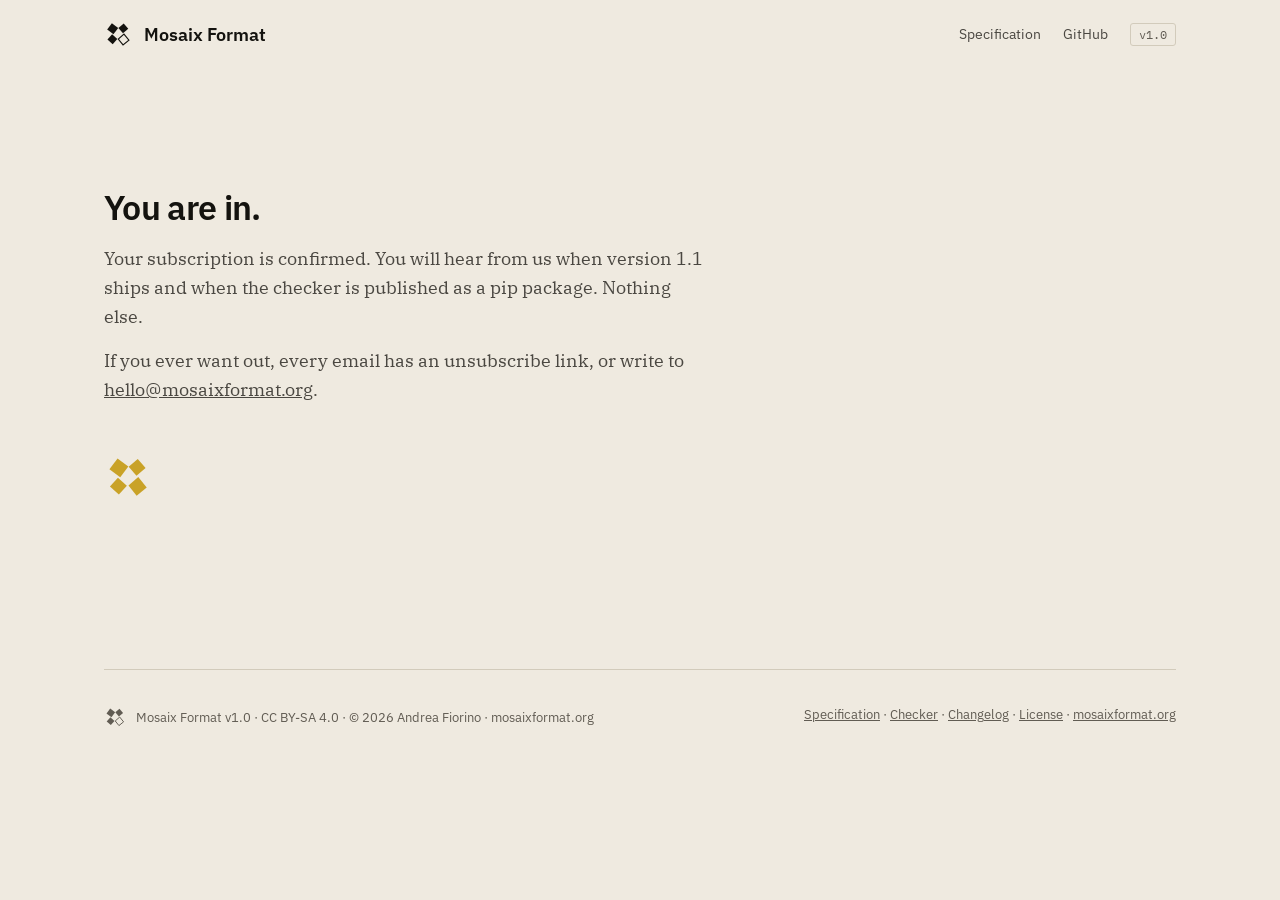
<file: site/subscribed.html>
﻿<!doctype html>
<html lang="en">
<head>
<meta charset="utf-8">
<meta name="viewport" content="width=device-width, initial-scale=1">
<title>Subscribed — Mosaix Format</title>
<meta name="description" content="Your subscription to the Mosaix Format mailing list is confirmed.">
<meta name="robots" content="noindex">
<link rel="icon" type="image/svg+xml" href="favicon.svg">
<link rel="stylesheet" href="fonts/plex.css">
<style>
  :root{--paper:#efeae0;--paper2:#e4ded1;--ink:#14130f;--ink2:#4a4741;--ink3:#615c53;--line:#d2cbbb;--gold:#c9a227;
    --sans:"IBM Plex Sans",system-ui,sans-serif;--serif:"IBM Plex Serif",Georgia,serif;--mono:"IBM Plex Mono",Menlo,monospace;--w:1120px}
  *{box-sizing:border-box}
  body{margin:0;background:var(--paper);color:var(--ink);font:17px/1.6 var(--serif);-webkit-font-smoothing:antialiased}
  a{color:inherit}
  .wrap{max-width:var(--w);margin:0 auto;padding:0 24px}
  nav{display:flex;align-items:center;justify-content:space-between;padding:20px 0;font:14px var(--sans);gap:12px}
  nav .brand{display:flex;align-items:center;gap:12px;font-weight:600;font-size:18px;text-decoration:none}
  nav .brand svg{width:28px;height:28px}
  nav ul{list-style:none;display:flex;gap:22px;margin:0;padding:0}
  nav ul a{color:var(--ink2);text-decoration:none}nav ul a:hover{color:var(--ink)}
  nav .ver{font:12px var(--mono);color:var(--ink3);border:1px solid var(--line);padding:3px 8px;border-radius:3px;white-space:nowrap}
  .hero-msg{padding:120px 0 160px;max-width:600px}
  .hero-msg h1{font:600 34px/1.15 var(--sans);letter-spacing:-.02em;margin:0 0 18px}
  .hero-msg p{color:var(--ink2);font-size:18px;margin:0 0 16px}
  .hero-msg .mark{display:inline-block;margin-top:32px}
  .hero-msg .mark svg{width:48px;height:48px;color:var(--gold)}
  footer{padding:36px 0;border-top:1px solid var(--line);font:12.5px var(--sans);color:var(--ink3);display:flex;flex-wrap:wrap;justify-content:space-between;gap:12px}
  footer .fb{display:flex;align-items:center;gap:10px}
  footer .fb svg{width:22px;height:22px}
  footer a{color:var(--ink3);text-decoration:underline}
  @media(max-width:600px){.hero-msg{padding:80px 0 100px}h1{font-size:28px}}
</style>
</head>
<body>
<div class="wrap">

<nav>
  <a class="brand" href="/">
    <svg viewBox="0 0 100 100" aria-hidden="true"><g fill="currentColor"><polygon transform="translate(31 31) rotate(41)" points="-15,-13 13,-15 15,13 -13,15"/><polygon transform="translate(69 30) rotate(47)" points="-12,-13 13,-12 12,13 -13,12"/><polygon transform="translate(30 69) rotate(44)" points="-13,-12 12,-13 13,12 -12,13"/></g><polygon transform="translate(70 70) rotate(49)" points="-14,-14 14,-13 13,14 -14,13" fill="none" stroke="currentColor" stroke-width="4"/></svg>
    Mosaix Format
  </a>
  <ul>
    <li><a href="spec.html">Specification</a></li>
    <li><a href="https://github.com/mosaix-format/spec">GitHub</a></li>
    <li><span class="ver">v1.0</span></li>
  </ul>
</nav>

<div class="hero-msg">
  <h1>You are in.</h1>
  <p>Your subscription is confirmed. You will hear from us when version 1.1 ships and when the checker is published as a pip package. Nothing else.</p>
  <p>If you ever want out, every email has an unsubscribe link, or write to <a href="mailto:hello@mosaixformat.org" style="text-decoration:underline">hello@mosaixformat.org</a>.</p>
  <span class="mark"><svg viewBox="0 0 100 100" aria-hidden="true"><g fill="currentColor"><polygon transform="translate(31 31) rotate(41)" points="-15,-13 13,-15 15,13 -13,15"/><polygon transform="translate(69 30) rotate(47)" points="-12,-13 13,-12 12,13 -13,12"/><polygon transform="translate(30 69) rotate(44)" points="-13,-12 12,-13 13,12 -12,13"/></g><polygon transform="translate(70 70) rotate(49)" points="-14,-14 14,-13 13,14 -14,13" fill="currentColor"/></svg></span>
</div>

<footer>
  <span class="fb"><svg viewBox="0 0 100 100" aria-hidden="true"><g fill="currentColor"><polygon transform="translate(31 31) rotate(41)" points="-15,-13 13,-15 15,13 -13,15"/><polygon transform="translate(69 30) rotate(47)" points="-12,-13 13,-12 12,13 -13,12"/><polygon transform="translate(30 69) rotate(44)" points="-13,-12 12,-13 13,12 -12,13"/></g><polygon transform="translate(70 70) rotate(49)" points="-14,-14 14,-13 13,14 -14,13" fill="none" stroke="currentColor" stroke-width="4"/></svg>Mosaix Format v1.0 · CC BY-SA 4.0 · © 2026 Andrea Fiorino · mosaixformat.org</span>
  <span><a href="spec.html">Specification</a> · <a href="spec.html#checker">Checker</a> · <a href="CHANGELOG.md">Changelog</a> · <a href="LICENSE.md">License</a> · <a href="https://mosaixformat.org">mosaixformat.org</a></span>
</footer>
</div>
</body>
</html>
</file>
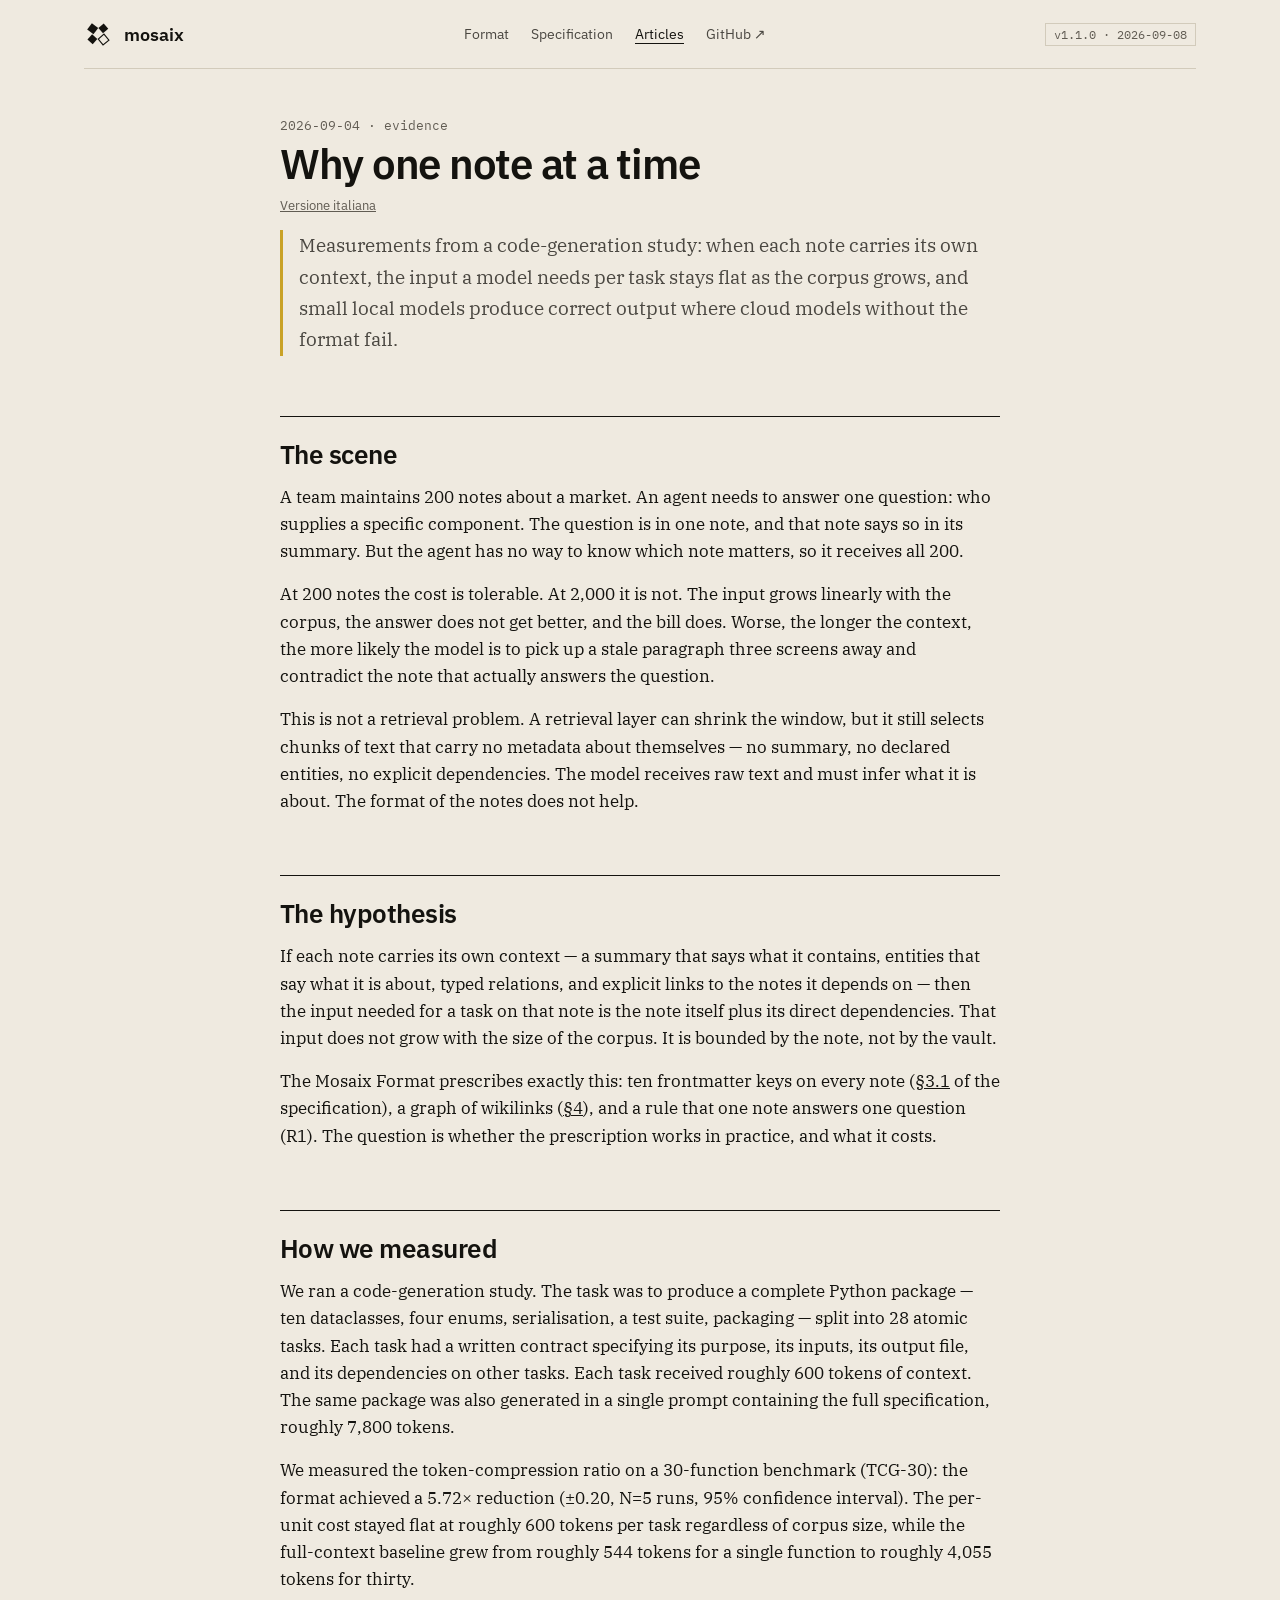
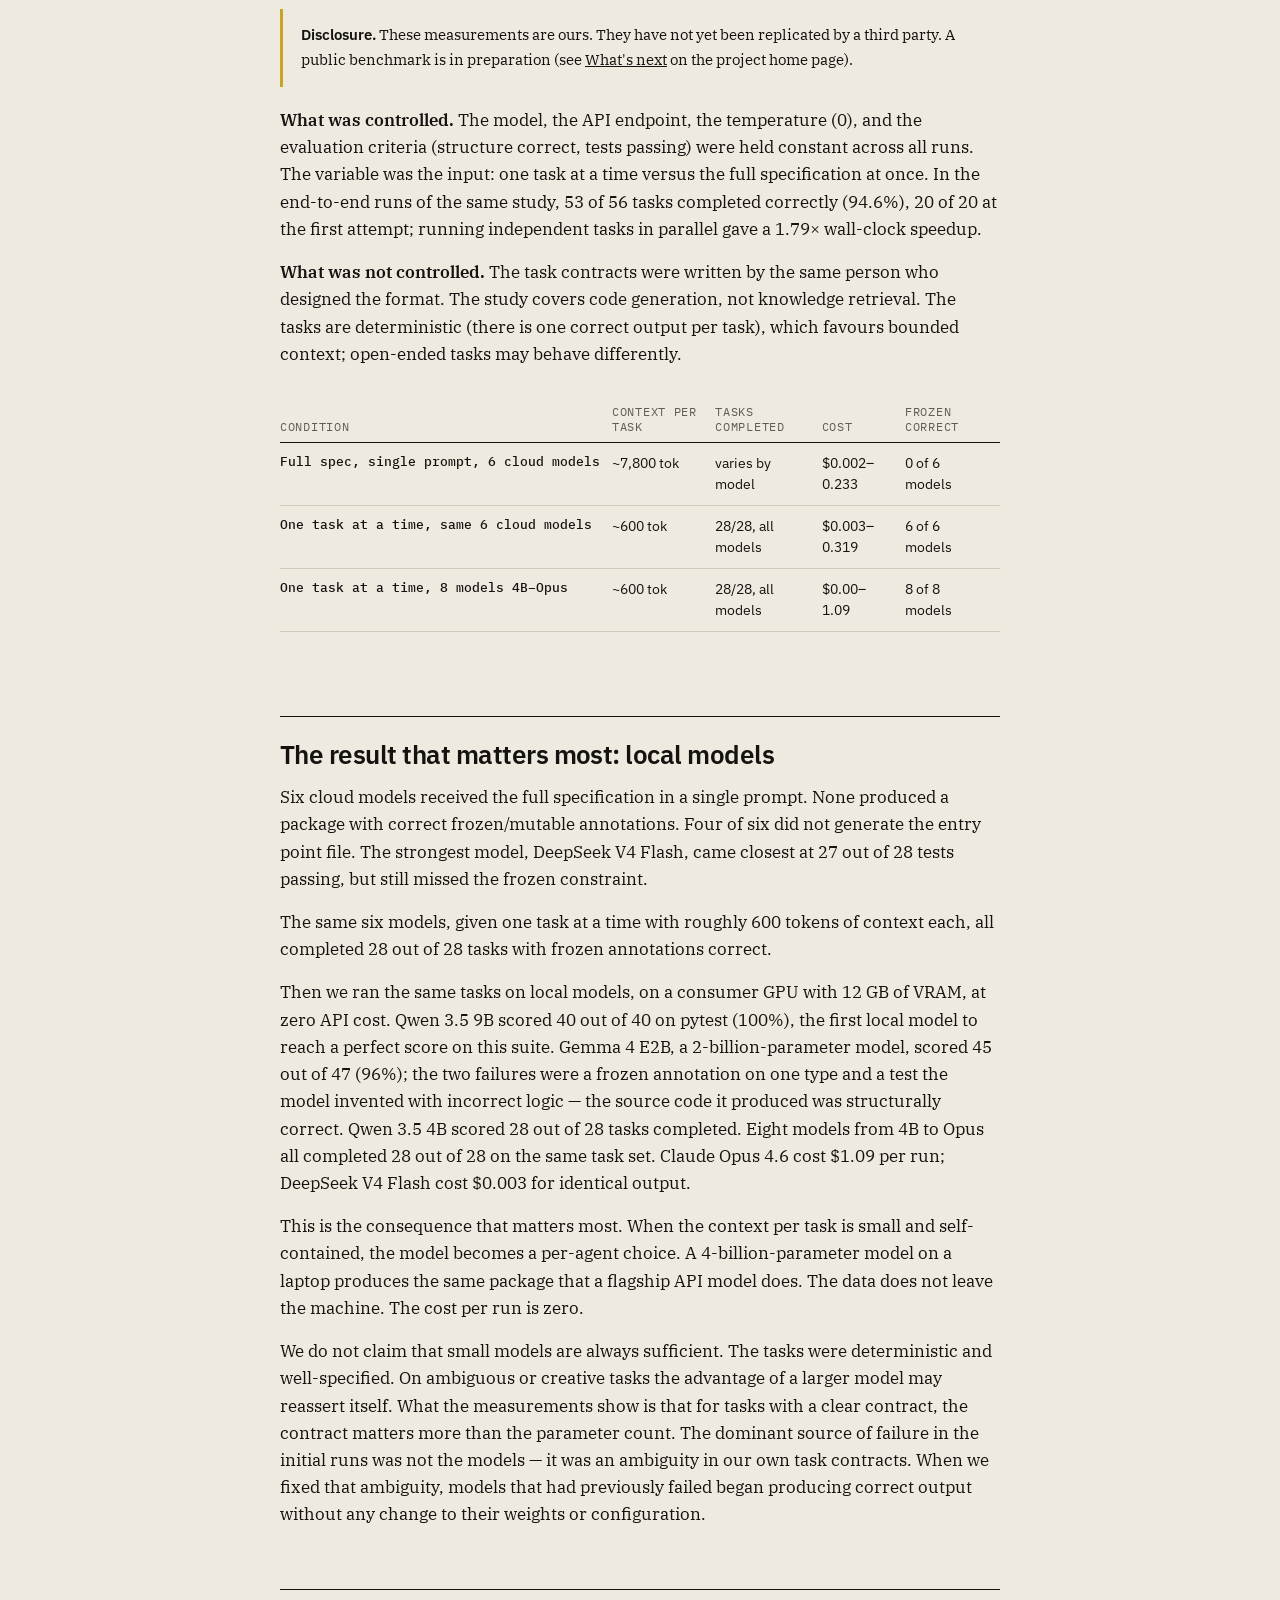
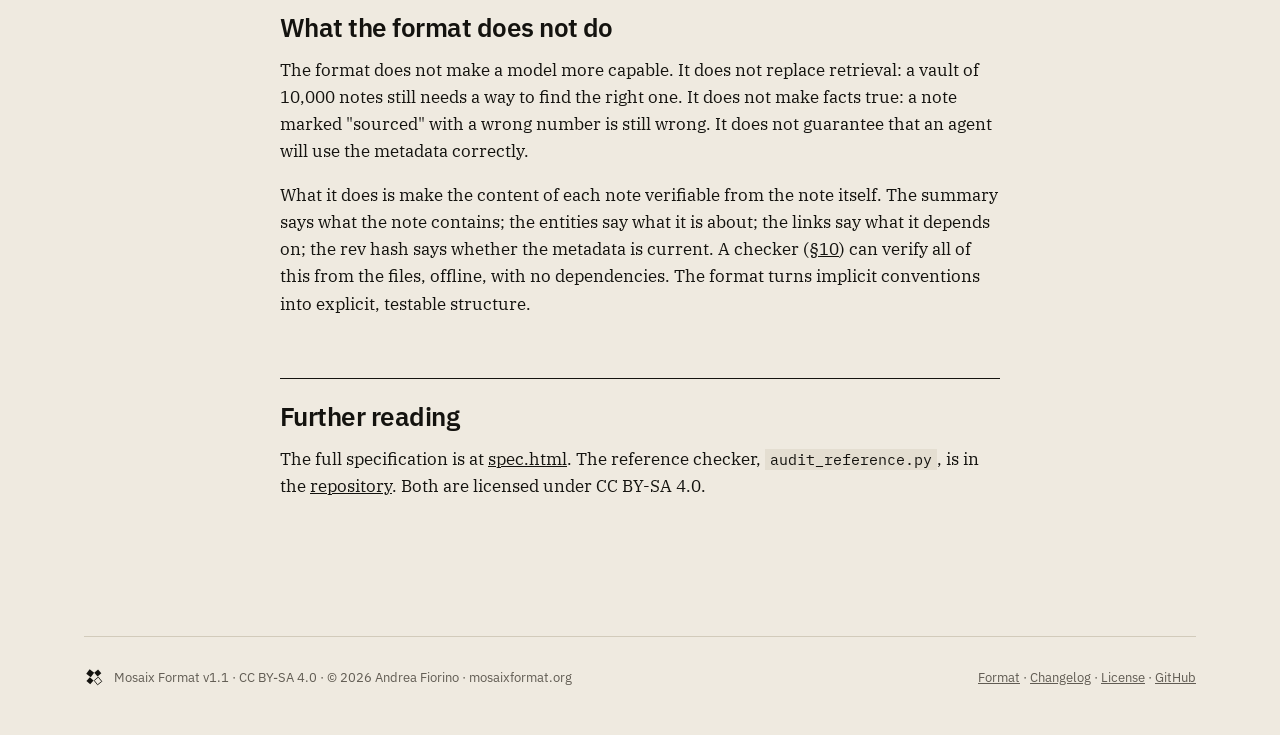
<file: site/why-one-note-at-a-time.html>
﻿<!doctype html>
<html lang="en">
<head>
<meta charset="utf-8">
<meta name="viewport" content="width=device-width, initial-scale=1">
<title>Why one note at a time — Mosaix Format</title>
<meta name="description" content="Empirical measurements on atomic, self-describing notes: token cost stays flat as the corpus grows, and local models on consumer hardware produce correct output where cloud models without the format fail.">
<link rel="canonical" href="https://mosaixformat.org/why-one-note-at-a-time.html">
<link rel="alternate" hreflang="en" href="https://mosaixformat.org/why-one-note-at-a-time.html">
<link rel="alternate" hreflang="it" href="https://mosaixformat.org/why-one-note-at-a-time.it.html">
<link rel="icon" type="image/svg+xml" href="favicon.svg">
<link rel="stylesheet" href="fonts/plex.css">
<style>
  :root{--paper:#efeae0;--paper2:#e4ded1;--ink:#14130f;--ink2:#4a4741;--ink3:#615c53;--line:#d2cbbb;--gold:#c9a227;--red:#9b3b2a;--green:#2a7d3f;
    --sans:"IBM Plex Sans",system-ui,sans-serif;--serif:"IBM Plex Serif",Georgia,serif;--mono:"IBM Plex Mono",Menlo,monospace;--w:1160px}
  *{box-sizing:border-box}
  html{scroll-behavior:smooth;scroll-padding-top:80px}
  body{margin:0;background:var(--paper);color:var(--ink);font:16.5px/1.65 var(--serif);-webkit-font-smoothing:antialiased}
  a{color:inherit;text-decoration:none}
  .wrap{max-width:var(--w);margin:0 auto;padding:0 24px}
  nav.top{display:flex;align-items:center;justify-content:space-between;padding:20px 0;font:14px var(--sans);gap:12px;border-bottom:1px solid var(--line)}
  nav.top .brand{display:flex;align-items:center;gap:12px;font-weight:600;font-size:18px}
  nav.top .brand svg{width:28px;height:28px}
  nav.top ul{list-style:none;display:flex;gap:22px;margin:0;padding:0}
  nav.top ul a{color:var(--ink2)}nav.top ul a.on{color:var(--ink);border-bottom:1px solid var(--ink)}
  nav.top .ver{font:12px var(--mono);color:var(--ink3);border:1px solid var(--line);padding:3px 8px;white-space:nowrap}

  .doc{max-width:720px;margin:0 auto;padding:48px 0 120px}
  .doc h1{font:600 42px/1.1 var(--sans);letter-spacing:-.03em;margin:0 0 10px}
  .doc .meta{font:12.5px var(--mono);color:var(--ink3);margin-bottom:8px}
  .doc .lede{font-size:19px;color:var(--ink2);margin:0 0 44px;padding-left:16px;border-left:3px solid var(--gold)}
  .doc h2{font:600 26px/1.2 var(--sans);letter-spacing:-.02em;margin:60px 0 14px;padding-top:22px;border-top:1px solid var(--ink)}
  .doc h3{font:600 17.5px var(--sans);margin:34px 0 8px}
  .doc p{margin:0 0 16px}
  .doc code{font:.88em var(--mono);background:var(--paper2);padding:1px 5px}
  .doc table{border-collapse:collapse;width:100%;font:14px/1.5 var(--sans);margin:12px 0 24px}
  .doc th{text-align:left;font:12px var(--mono);letter-spacing:.06em;text-transform:uppercase;color:var(--ink3);padding:8px 12px 8px 0;border-bottom:1px solid var(--ink);vertical-align:bottom}
  .doc td{padding:10px 12px 10px 0;border-bottom:1px solid var(--line);vertical-align:top}
  .doc td:first-child{font:500 13px var(--mono);white-space:nowrap}
  .note{padding:14px 18px;border-left:3px solid var(--gold);background:transparent;margin:0 0 20px;font-size:15px}
  .note b{font-family:var(--sans)}
  footer{border-top:1px solid var(--line);padding:30px 0 48px;font:13px var(--sans);color:var(--ink3);display:flex;justify-content:space-between;align-items:center;flex-wrap:wrap;gap:12px}
  footer .fb{display:flex;align-items:center;gap:10px}footer svg{width:20px;height:20px;color:var(--ink)}
  footer a{text-decoration:underline}
  @media (max-width:900px){.doc h1{font-size:34px}nav.top ul{display:none}}
</style>
</head>
<body>
<div class="wrap">
<nav class="top">
  <a class="brand" href="index.html" aria-label="Mosaix home"><svg viewBox="0 0 100 100" aria-hidden="true"><g fill="currentColor"><polygon transform="translate(31 31) rotate(41)" points="-15,-13 13,-15 15,13 -13,15"/><polygon transform="translate(69 30) rotate(47)" points="-12,-13 13,-12 12,13 -13,12"/><polygon transform="translate(30 69) rotate(44)" points="-13,-12 12,-13 13,12 -12,13"/></g><polygon transform="translate(70 70) rotate(49)" points="-14,-14 14,-13 13,14 -14,13" fill="none" stroke="currentColor" stroke-width="4"/></svg>mosaix</a>
  <ul><li><a href="index.html">Format</a></li><li><a href="spec.html">Specification</a></li><li><a class="on" href="articles.html">Articles</a></li><li><a href="https://github.com/mosaix-format/spec">GitHub &#x2197;</a></li></ul>
  <span class="ver">v1.1.0 · 2026-09-08</span>
</nav>

<article class="doc">
  <p class="meta">2026-09-04 · evidence</p>
  <h1>Why one note at a time</h1>
  <p style="font:13px var(--sans);color:var(--ink3);margin-bottom:16px"><a href="why-one-note-at-a-time.it.html" style="text-decoration:underline">Versione italiana</a></p>
  <p class="lede">Measurements from a code-generation study: when each note carries its own context, the input a model needs per task stays flat as the corpus grows, and small local models produce correct output where cloud models without the format fail.</p>

  <h2 id="scene">The scene</h2>
  <p>A team maintains 200 notes about a market. An agent needs to answer one question: who supplies a specific component. The question is in one note, and that note says so in its summary. But the agent has no way to know which note matters, so it receives all 200.</p>
  <p>At 200 notes the cost is tolerable. At 2,000 it is not. The input grows linearly with the corpus, the answer does not get better, and the bill does. Worse, the longer the context, the more likely the model is to pick up a stale paragraph three screens away and contradict the note that actually answers the question.</p>
  <p>This is not a retrieval problem. A retrieval layer can shrink the window, but it still selects chunks of text that carry no metadata about themselves — no summary, no declared entities, no explicit dependencies. The model receives raw text and must infer what it is about. The format of the notes does not help.</p>

  <h2 id="hypothesis">The hypothesis</h2>
  <p>If each note carries its own context — a summary that says what it contains, entities that say what it is about, typed relations, and explicit links to the notes it depends on — then the input needed for a task on that note is the note itself plus its direct dependencies. That input does not grow with the size of the corpus. It is bounded by the note, not by the vault.</p>
  <p>The Mosaix Format prescribes exactly this: ten frontmatter keys on every note (<a href="spec.html#s31" style="text-decoration:underline">§3.1</a> of the specification), a graph of wikilinks (<a href="spec.html#s4" style="text-decoration:underline">§4</a>), and a rule that one note answers one question (R1). The question is whether the prescription works in practice, and what it costs.</p>

  <h2 id="method">How we measured</h2>
  <p>We ran a code-generation study. The task was to produce a complete Python package — ten dataclasses, four enums, serialisation, a test suite, packaging — split into 28 atomic tasks. Each task had a written contract specifying its purpose, its inputs, its output file, and its dependencies on other tasks. Each task received roughly 600 tokens of context. The same package was also generated in a single prompt containing the full specification, roughly 7,800 tokens.</p>
  <p>We measured the token-compression ratio on a 30-function benchmark (TCG-30): the format achieved a 5.72&#xd7; reduction (&plusmn;0.20, N=5 runs, 95% confidence interval). The per-unit cost stayed flat at roughly 600 tokens per task regardless of corpus size, while the full-context baseline grew from roughly 544 tokens for a single function to roughly 4,055 tokens for thirty.</p>

  <div class="note"><b>Disclosure.</b> These measurements are ours. They have not yet been replicated by a third party. A public benchmark is in preparation (see <a href="index.html#next" style="text-decoration:underline">What's next</a> on the project home page).</div>

  <p><b>What was controlled.</b> The model, the API endpoint, the temperature (0), and the evaluation criteria (structure correct, tests passing) were held constant across all runs. The variable was the input: one task at a time versus the full specification at once. In the end-to-end runs of the same study, 53 of 56 tasks completed correctly (94.6%), 20 of 20 at the first attempt; running independent tasks in parallel gave a 1.79&#xd7; wall-clock speedup.</p>
  <p><b>What was not controlled.</b> The task contracts were written by the same person who designed the format. The study covers code generation, not knowledge retrieval. The tasks are deterministic (there is one correct output per task), which favours bounded context; open-ended tasks may behave differently.</p>

  <div style="overflow-x:auto">
  <table>
    <tr><th>Condition</th><th>Context per task</th><th>Tasks completed</th><th>Cost</th><th>Frozen correct</th></tr>
    <tr><td>Full spec, single prompt, 6 cloud models</td><td>~7,800 tok</td><td>varies by model</td><td>$0.002–0.233</td><td>0 of 6 models</td></tr>
    <tr><td>One task at a time, same 6 cloud models</td><td>~600 tok</td><td>28/28, all models</td><td>$0.003–0.319</td><td>6 of 6 models</td></tr>
    <tr><td>One task at a time, 8 models 4B–Opus</td><td>~600 tok</td><td>28/28, all models</td><td>$0.00–1.09</td><td>8 of 8 models</td></tr>
  </table>
  </div>

  <h2 id="local">The result that matters most: local models</h2>
  <p>Six cloud models received the full specification in a single prompt. None produced a package with correct frozen/mutable annotations. Four of six did not generate the entry point file. The strongest model, DeepSeek V4 Flash, came closest at 27 out of 28 tests passing, but still missed the frozen constraint.</p>
  <p>The same six models, given one task at a time with roughly 600 tokens of context each, all completed 28 out of 28 tasks with frozen annotations correct.</p>
  <p>Then we ran the same tasks on local models, on a consumer GPU with 12 GB of VRAM, at zero API cost. Qwen 3.5 9B scored 40 out of 40 on pytest (100%), the first local model to reach a perfect score on this suite. Gemma 4 E2B, a 2-billion-parameter model, scored 45 out of 47 (96%); the two failures were a frozen annotation on one type and a test the model invented with incorrect logic — the source code it produced was structurally correct. Qwen 3.5 4B scored 28 out of 28 tasks completed. Eight models from 4B to Opus all completed 28 out of 28 on the same task set. Claude Opus 4.6 cost $1.09 per run; DeepSeek V4 Flash cost $0.003 for identical output.</p>
  <p>This is the consequence that matters most. When the context per task is small and self-contained, the model becomes a per-agent choice. A 4-billion-parameter model on a laptop produces the same package that a flagship API model does. The data does not leave the machine. The cost per run is zero.</p>
  <p>We do not claim that small models are always sufficient. The tasks were deterministic and well-specified. On ambiguous or creative tasks the advantage of a larger model may reassert itself. What the measurements show is that for tasks with a clear contract, the contract matters more than the parameter count. The dominant source of failure in the initial runs was not the models — it was an ambiguity in our own task contracts. When we fixed that ambiguity, models that had previously failed began producing correct output without any change to their weights or configuration.</p>

  <h2 id="limits">What the format does not do</h2>
  <p>The format does not make a model more capable. It does not replace retrieval: a vault of 10,000 notes still needs a way to find the right one. It does not make facts true: a note marked "sourced" with a wrong number is still wrong. It does not guarantee that an agent will use the metadata correctly.</p>
  <p>What it does is make the content of each note verifiable from the note itself. The summary says what the note contains; the entities say what it is about; the links say what it depends on; the rev hash says whether the metadata is current. A checker (<a href="spec.html#s10" style="text-decoration:underline">§10</a>) can verify all of this from the files, offline, with no dependencies. The format turns implicit conventions into explicit, testable structure.</p>

  <h2 id="reading">Further reading</h2>
  <p>The full specification is at <a href="spec.html" style="text-decoration:underline">spec.html</a>. The reference checker, <code>audit_reference.py</code>, is in the <a href="https://github.com/mosaix-format/spec" style="text-decoration:underline">repository</a>. Both are licensed under CC BY-SA 4.0.</p>
</article>

<footer>
  <span class="fb"><svg viewBox="0 0 100 100" aria-hidden="true"><g fill="currentColor"><polygon transform="translate(31 31) rotate(41)" points="-15,-13 13,-15 15,13 -13,15"/><polygon transform="translate(69 30) rotate(47)" points="-12,-13 13,-12 12,13 -13,12"/><polygon transform="translate(30 69) rotate(44)" points="-13,-12 12,-13 13,12 -12,13"/></g><polygon transform="translate(70 70) rotate(49)" points="-14,-14 14,-13 13,14 -14,13" fill="none" stroke="currentColor" stroke-width="4"/></svg>Mosaix Format v1.1 · CC BY-SA 4.0 · © 2026 Andrea Fiorino · mosaixformat.org</span>
  <span><a href="index.html">Format</a> · <a href="CHANGELOG.md">Changelog</a> · <a href="LICENSE.md">License</a> · <a href="https://github.com/mosaix-format/spec">GitHub</a></span>
</footer>
</div>
</body>
</html>
</file>
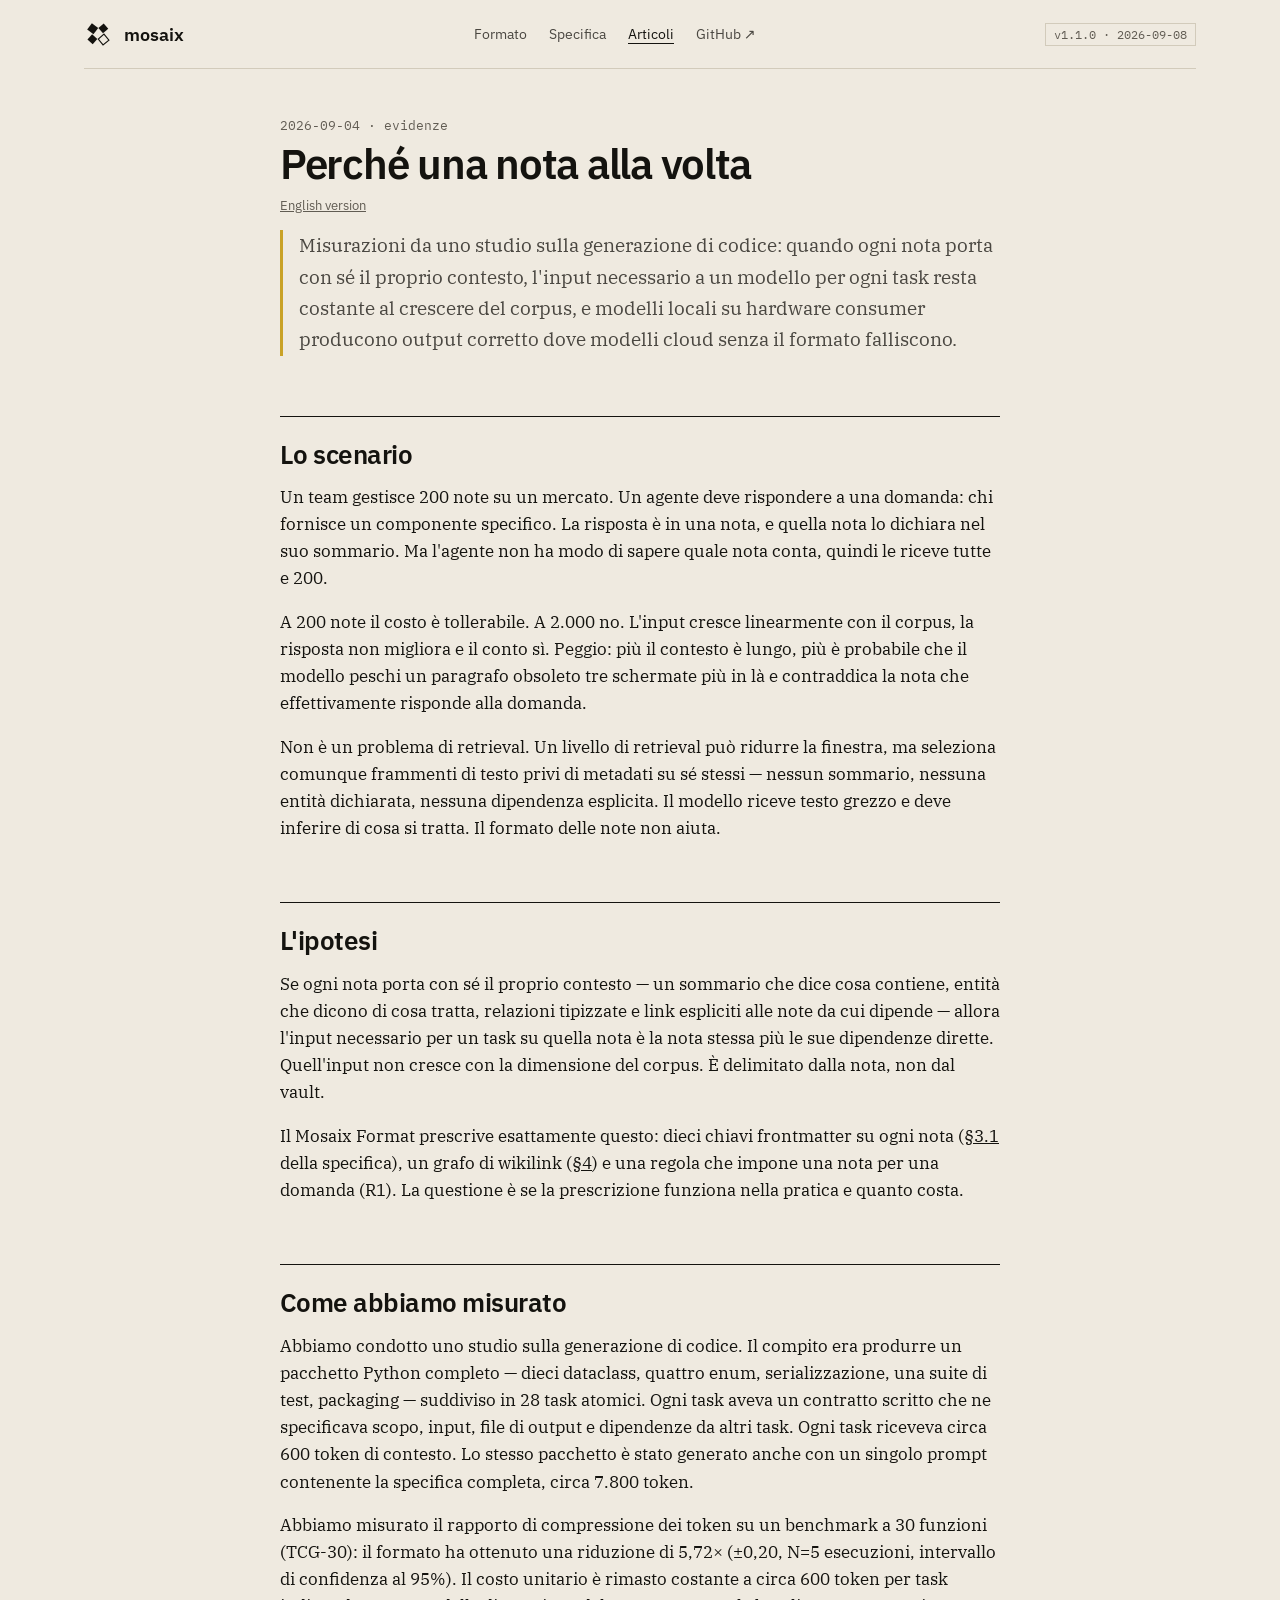
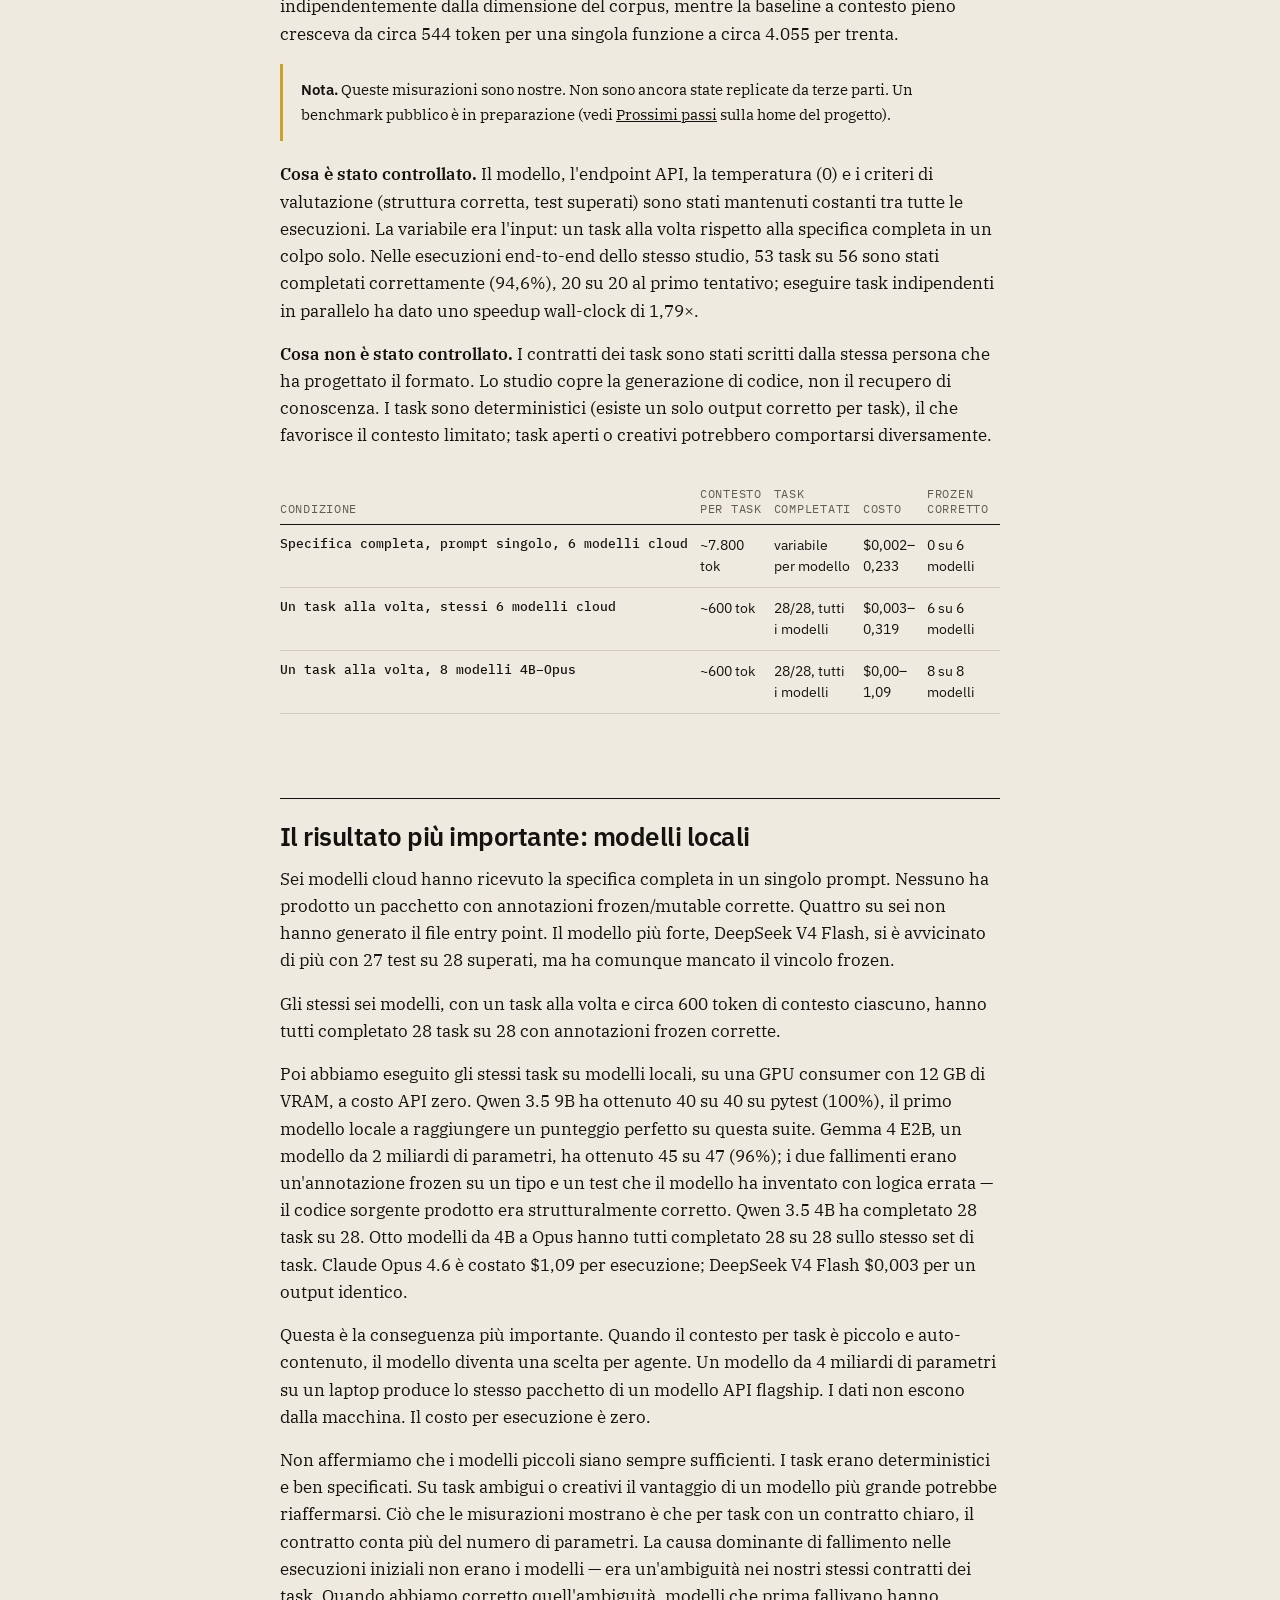
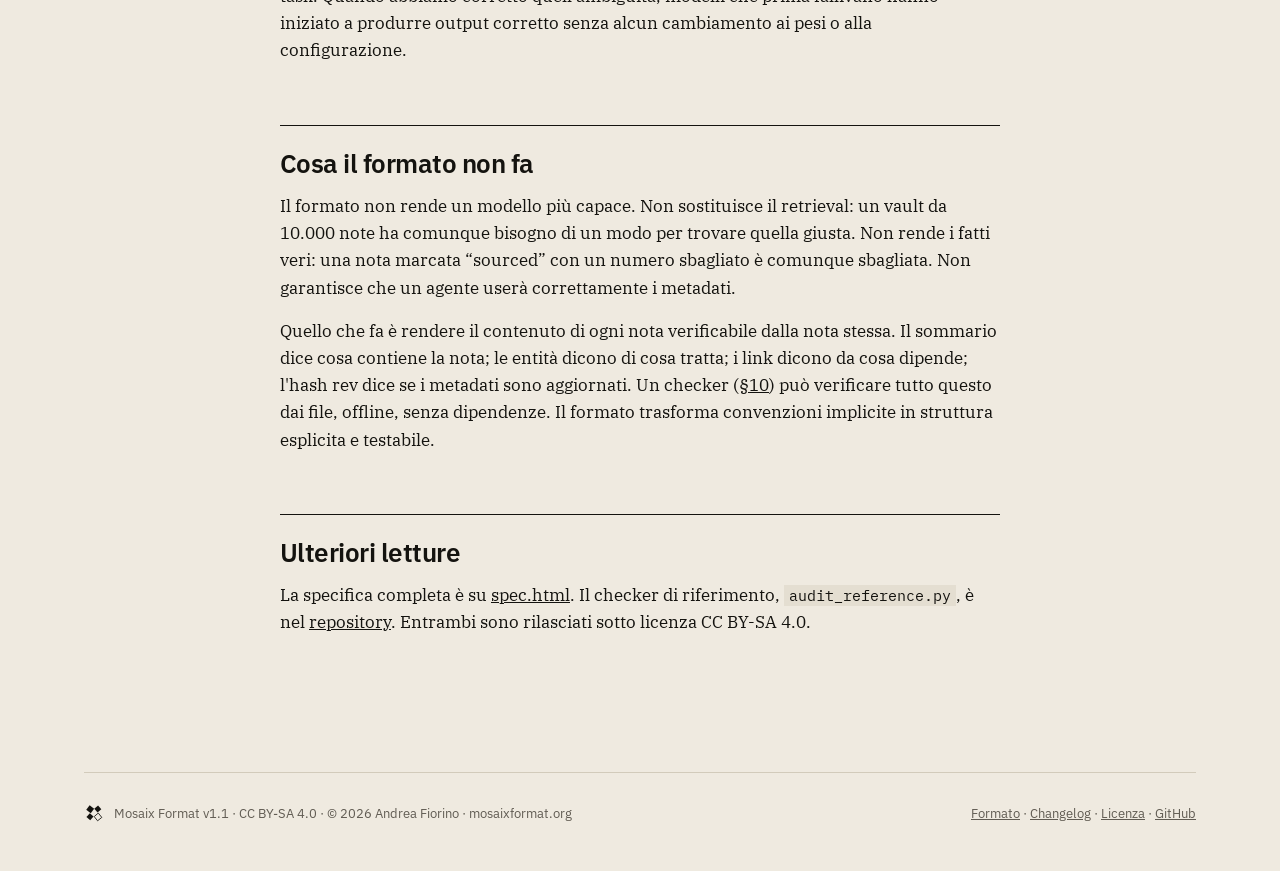
<file: site/why-one-note-at-a-time.it.html>
<!doctype html>
<html lang="it">
<head>
<meta charset="utf-8">
<meta name="viewport" content="width=device-width, initial-scale=1">
<title>Perch&eacute; una nota alla volta — Mosaix Format</title>
<meta name="description" content="Misurazioni empiriche sulle note atomiche auto-descrittive: il costo in token resta costante al crescere del corpus, e modelli locali su hardware consumer producono output corretto dove modelli cloud senza il formato falliscono.">
<link rel="canonical" href="https://mosaixformat.org/why-one-note-at-a-time.it.html">
<link rel="alternate" hreflang="en" href="https://mosaixformat.org/why-one-note-at-a-time.html">
<link rel="alternate" hreflang="it" href="https://mosaixformat.org/why-one-note-at-a-time.it.html">
<link rel="icon" type="image/svg+xml" href="favicon.svg">
<link rel="stylesheet" href="fonts/plex.css">
<style>
  :root{--paper:#efeae0;--paper2:#e4ded1;--ink:#14130f;--ink2:#4a4741;--ink3:#615c53;--line:#d2cbbb;--gold:#c9a227;--red:#9b3b2a;--green:#2a7d3f;
    --sans:"IBM Plex Sans",system-ui,sans-serif;--serif:"IBM Plex Serif",Georgia,serif;--mono:"IBM Plex Mono",Menlo,monospace;--w:1160px}
  *{box-sizing:border-box}
  html{scroll-behavior:smooth;scroll-padding-top:80px}
  body{margin:0;background:var(--paper);color:var(--ink);font:16.5px/1.65 var(--serif);-webkit-font-smoothing:antialiased}
  a{color:inherit;text-decoration:none}
  .wrap{max-width:var(--w);margin:0 auto;padding:0 24px}
  nav.top{display:flex;align-items:center;justify-content:space-between;padding:20px 0;font:14px var(--sans);gap:12px;border-bottom:1px solid var(--line)}
  nav.top .brand{display:flex;align-items:center;gap:12px;font-weight:600;font-size:18px}
  nav.top .brand svg{width:28px;height:28px}
  nav.top ul{list-style:none;display:flex;gap:22px;margin:0;padding:0}
  nav.top ul a{color:var(--ink2)}nav.top ul a.on{color:var(--ink);border-bottom:1px solid var(--ink)}
  nav.top .ver{font:12px var(--mono);color:var(--ink3);border:1px solid var(--line);padding:3px 8px;white-space:nowrap}

  .doc{max-width:720px;margin:0 auto;padding:48px 0 120px}
  .doc h1{font:600 42px/1.1 var(--sans);letter-spacing:-.03em;margin:0 0 10px}
  .doc .meta{font:12.5px var(--mono);color:var(--ink3);margin-bottom:8px}
  .doc .lede{font-size:19px;color:var(--ink2);margin:0 0 44px;padding-left:16px;border-left:3px solid var(--gold)}
  .doc h2{font:600 26px/1.2 var(--sans);letter-spacing:-.02em;margin:60px 0 14px;padding-top:22px;border-top:1px solid var(--ink)}
  .doc h3{font:600 17.5px var(--sans);margin:34px 0 8px}
  .doc p{margin:0 0 16px}
  .doc code{font:.88em var(--mono);background:var(--paper2);padding:1px 5px}
  .doc table{border-collapse:collapse;width:100%;font:14px/1.5 var(--sans);margin:12px 0 24px}
  .doc th{text-align:left;font:12px var(--mono);letter-spacing:.06em;text-transform:uppercase;color:var(--ink3);padding:8px 12px 8px 0;border-bottom:1px solid var(--ink);vertical-align:bottom}
  .doc td{padding:10px 12px 10px 0;border-bottom:1px solid var(--line);vertical-align:top}
  .doc td:first-child{font:500 13px var(--mono);white-space:nowrap}
  .doc .lang{font:13px var(--sans);color:var(--ink3);margin-bottom:16px}
  .doc .lang a{text-decoration:underline}
  .note{padding:14px 18px;border-left:3px solid var(--gold);background:transparent;margin:0 0 20px;font-size:15px}
  .note b{font-family:var(--sans)}
  footer{border-top:1px solid var(--line);padding:30px 0 48px;font:13px var(--sans);color:var(--ink3);display:flex;justify-content:space-between;align-items:center;flex-wrap:wrap;gap:12px}
  footer .fb{display:flex;align-items:center;gap:10px}footer svg{width:20px;height:20px;color:var(--ink)}
  footer a{text-decoration:underline}
  @media (max-width:900px){.doc h1{font-size:34px}nav.top ul{display:none}}
</style>
</head>
<body>
<div class="wrap">
<nav class="top">
  <a class="brand" href="index.html" aria-label="Mosaix home"><svg viewBox="0 0 100 100" aria-hidden="true"><g fill="currentColor"><polygon transform="translate(31 31) rotate(41)" points="-15,-13 13,-15 15,13 -13,15"/><polygon transform="translate(69 30) rotate(47)" points="-12,-13 13,-12 12,13 -13,12"/><polygon transform="translate(30 69) rotate(44)" points="-13,-12 12,-13 13,12 -12,13"/></g><polygon transform="translate(70 70) rotate(49)" points="-14,-14 14,-13 13,14 -14,13" fill="none" stroke="currentColor" stroke-width="4"/></svg>mosaix</a>
  <ul><li><a href="index.html">Formato</a></li><li><a href="spec.html">Specifica</a></li><li><a class="on" href="articles.it.html">Articoli</a></li><li><a href="https://github.com/mosaix-format/spec">GitHub &#x2197;</a></li></ul>
  <span class="ver">v1.1.0 · 2026-09-08</span>
</nav>

<article class="doc">
  <p class="meta">2026-09-04 · evidenze</p>
  <h1>Perch&eacute; una nota alla volta</h1>
  <p class="lang"><a href="why-one-note-at-a-time.html">English version</a></p>
  <p class="lede">Misurazioni da uno studio sulla generazione di codice: quando ogni nota porta con s&eacute; il proprio contesto, l'input necessario a un modello per ogni task resta costante al crescere del corpus, e modelli locali su hardware consumer producono output corretto dove modelli cloud senza il formato falliscono.</p>

  <h2 id="scene">Lo scenario</h2>
  <p>Un team gestisce 200 note su un mercato. Un agente deve rispondere a una domanda: chi fornisce un componente specifico. La risposta &egrave; in una nota, e quella nota lo dichiara nel suo sommario. Ma l'agente non ha modo di sapere quale nota conta, quindi le riceve tutte e 200.</p>
  <p>A 200 note il costo &egrave; tollerabile. A 2.000 no. L'input cresce linearmente con il corpus, la risposta non migliora e il conto s&igrave;. Peggio: pi&ugrave; il contesto &egrave; lungo, pi&ugrave; &egrave; probabile che il modello peschi un paragrafo obsoleto tre schermate pi&ugrave; in l&agrave; e contraddica la nota che effettivamente risponde alla domanda.</p>
  <p>Non &egrave; un problema di retrieval. Un livello di retrieval pu&ograve; ridurre la finestra, ma seleziona comunque frammenti di testo privi di metadati su s&eacute; stessi &mdash; nessun sommario, nessuna entit&agrave; dichiarata, nessuna dipendenza esplicita. Il modello riceve testo grezzo e deve inferire di cosa si tratta. Il formato delle note non aiuta.</p>

  <h2 id="hypothesis">L'ipotesi</h2>
  <p>Se ogni nota porta con s&eacute; il proprio contesto &mdash; un sommario che dice cosa contiene, entit&agrave; che dicono di cosa tratta, relazioni tipizzate e link espliciti alle note da cui dipende &mdash; allora l'input necessario per un task su quella nota &egrave; la nota stessa pi&ugrave; le sue dipendenze dirette. Quell'input non cresce con la dimensione del corpus. &Egrave; delimitato dalla nota, non dal vault.</p>
  <p>Il Mosaix Format prescrive esattamente questo: dieci chiavi frontmatter su ogni nota (<a href="spec.html#s31" style="text-decoration:underline">&sect;3.1</a> della specifica), un grafo di wikilink (<a href="spec.html#s4" style="text-decoration:underline">&sect;4</a>) e una regola che impone una nota per una domanda (R1). La questione &egrave; se la prescrizione funziona nella pratica e quanto costa.</p>

  <h2 id="method">Come abbiamo misurato</h2>
  <p>Abbiamo condotto uno studio sulla generazione di codice. Il compito era produrre un pacchetto Python completo &mdash; dieci dataclass, quattro enum, serializzazione, una suite di test, packaging &mdash; suddiviso in 28 task atomici. Ogni task aveva un contratto scritto che ne specificava scopo, input, file di output e dipendenze da altri task. Ogni task riceveva circa 600 token di contesto. Lo stesso pacchetto &egrave; stato generato anche con un singolo prompt contenente la specifica completa, circa 7.800 token.</p>
  <p>Abbiamo misurato il rapporto di compressione dei token su un benchmark a 30 funzioni (TCG-30): il formato ha ottenuto una riduzione di 5,72&times; (&plusmn;0,20, N=5 esecuzioni, intervallo di confidenza al 95%). Il costo unitario &egrave; rimasto costante a circa 600 token per task indipendentemente dalla dimensione del corpus, mentre la baseline a contesto pieno cresceva da circa 544 token per una singola funzione a circa 4.055 per trenta.</p>

  <div class="note"><b>Nota.</b> Queste misurazioni sono nostre. Non sono ancora state replicate da terze parti. Un benchmark pubblico &egrave; in preparazione (vedi <a href="index.html#next" style="text-decoration:underline">Prossimi passi</a> sulla home del progetto).</div>

  <p><b>Cosa &egrave; stato controllato.</b> Il modello, l'endpoint API, la temperatura (0) e i criteri di valutazione (struttura corretta, test superati) sono stati mantenuti costanti tra tutte le esecuzioni. La variabile era l'input: un task alla volta rispetto alla specifica completa in un colpo solo. Nelle esecuzioni end-to-end dello stesso studio, 53 task su 56 sono stati completati correttamente (94,6%), 20 su 20 al primo tentativo; eseguire task indipendenti in parallelo ha dato uno speedup wall-clock di 1,79&times;.</p>
  <p><b>Cosa non &egrave; stato controllato.</b> I contratti dei task sono stati scritti dalla stessa persona che ha progettato il formato. Lo studio copre la generazione di codice, non il recupero di conoscenza. I task sono deterministici (esiste un solo output corretto per task), il che favorisce il contesto limitato; task aperti o creativi potrebbero comportarsi diversamente.</p>

  <div style="overflow-x:auto">
  <table>
    <tr><th>Condizione</th><th>Contesto per task</th><th>Task completati</th><th>Costo</th><th>Frozen corretto</th></tr>
    <tr><td>Specifica completa, prompt singolo, 6 modelli cloud</td><td>~7.800 tok</td><td>variabile per modello</td><td>$0,002&ndash;0,233</td><td>0 su 6 modelli</td></tr>
    <tr><td>Un task alla volta, stessi 6 modelli cloud</td><td>~600 tok</td><td>28/28, tutti i modelli</td><td>$0,003&ndash;0,319</td><td>6 su 6 modelli</td></tr>
    <tr><td>Un task alla volta, 8 modelli 4B&ndash;Opus</td><td>~600 tok</td><td>28/28, tutti i modelli</td><td>$0,00&ndash;1,09</td><td>8 su 8 modelli</td></tr>
  </table>
  </div>

  <h2 id="local">Il risultato pi&ugrave; importante: modelli locali</h2>
  <p>Sei modelli cloud hanno ricevuto la specifica completa in un singolo prompt. Nessuno ha prodotto un pacchetto con annotazioni frozen/mutable corrette. Quattro su sei non hanno generato il file entry point. Il modello pi&ugrave; forte, DeepSeek V4 Flash, si &egrave; avvicinato di pi&ugrave; con 27 test su 28 superati, ma ha comunque mancato il vincolo frozen.</p>
  <p>Gli stessi sei modelli, con un task alla volta e circa 600 token di contesto ciascuno, hanno tutti completato 28 task su 28 con annotazioni frozen corrette.</p>
  <p>Poi abbiamo eseguito gli stessi task su modelli locali, su una GPU consumer con 12 GB di VRAM, a costo API zero. Qwen 3.5 9B ha ottenuto 40 su 40 su pytest (100%), il primo modello locale a raggiungere un punteggio perfetto su questa suite. Gemma 4 E2B, un modello da 2 miliardi di parametri, ha ottenuto 45 su 47 (96%); i due fallimenti erano un'annotazione frozen su un tipo e un test che il modello ha inventato con logica errata &mdash; il codice sorgente prodotto era strutturalmente corretto. Qwen 3.5 4B ha completato 28 task su 28. Otto modelli da 4B a Opus hanno tutti completato 28 su 28 sullo stesso set di task. Claude Opus 4.6 &egrave; costato $1,09 per esecuzione; DeepSeek V4 Flash $0,003 per un output identico.</p>
  <p>Questa &egrave; la conseguenza pi&ugrave; importante. Quando il contesto per task &egrave; piccolo e auto-contenuto, il modello diventa una scelta per agente. Un modello da 4 miliardi di parametri su un laptop produce lo stesso pacchetto di un modello API flagship. I dati non escono dalla macchina. Il costo per esecuzione &egrave; zero.</p>
  <p>Non affermiamo che i modelli piccoli siano sempre sufficienti. I task erano deterministici e ben specificati. Su task ambigui o creativi il vantaggio di un modello pi&ugrave; grande potrebbe riaffermarsi. Ci&ograve; che le misurazioni mostrano &egrave; che per task con un contratto chiaro, il contratto conta pi&ugrave; del numero di parametri. La causa dominante di fallimento nelle esecuzioni iniziali non erano i modelli &mdash; era un'ambiguit&agrave; nei nostri stessi contratti dei task. Quando abbiamo corretto quell'ambiguit&agrave;, modelli che prima fallivano hanno iniziato a produrre output corretto senza alcun cambiamento ai pesi o alla configurazione.</p>

  <h2 id="limits">Cosa il formato non fa</h2>
  <p>Il formato non rende un modello pi&ugrave; capace. Non sostituisce il retrieval: un vault da 10.000 note ha comunque bisogno di un modo per trovare quella giusta. Non rende i fatti veri: una nota marcata &ldquo;sourced&rdquo; con un numero sbagliato &egrave; comunque sbagliata. Non garantisce che un agente user&agrave; correttamente i metadati.</p>
  <p>Quello che fa &egrave; rendere il contenuto di ogni nota verificabile dalla nota stessa. Il sommario dice cosa contiene la nota; le entit&agrave; dicono di cosa tratta; i link dicono da cosa dipende; l'hash rev dice se i metadati sono aggiornati. Un checker (<a href="spec.html#s10" style="text-decoration:underline">&sect;10</a>) pu&ograve; verificare tutto questo dai file, offline, senza dipendenze. Il formato trasforma convenzioni implicite in struttura esplicita e testabile.</p>

  <h2 id="reading">Ulteriori letture</h2>
  <p>La specifica completa &egrave; su <a href="spec.html" style="text-decoration:underline">spec.html</a>. Il checker di riferimento, <code>audit_reference.py</code>, &egrave; nel <a href="https://github.com/mosaix-format/spec" style="text-decoration:underline">repository</a>. Entrambi sono rilasciati sotto licenza CC BY-SA 4.0.</p>
</article>

<footer>
  <span class="fb"><svg viewBox="0 0 100 100" aria-hidden="true"><g fill="currentColor"><polygon transform="translate(31 31) rotate(41)" points="-15,-13 13,-15 15,13 -13,15"/><polygon transform="translate(69 30) rotate(47)" points="-12,-13 13,-12 12,13 -13,12"/><polygon transform="translate(30 69) rotate(44)" points="-13,-12 12,-13 13,12 -12,13"/></g><polygon transform="translate(70 70) rotate(49)" points="-14,-14 14,-13 13,14 -14,13" fill="none" stroke="currentColor" stroke-width="4"/></svg>Mosaix Format v1.1 &middot; CC BY-SA 4.0 &middot; &copy; 2026 Andrea Fiorino &middot; mosaixformat.org</span>
  <span><a href="index.html">Formato</a> &middot; <a href="CHANGELOG.md">Changelog</a> &middot; <a href="LICENSE.md">Licenza</a> &middot; <a href="https://github.com/mosaix-format/spec">GitHub</a></span>
</footer>
</div>
</body>
</html>
</file>
<file: site/fonts/plex.css>
/* IBM Plex — SIL Open Font License 1.1 — latin subset, self-hosted */
@font-face{font-family:'IBM Plex Mono';font-style:normal;font-weight:400;font-display:swap;src:url(IBMPlexMono-400.woff2) format('woff2')}
@font-face{font-family:'IBM Plex Mono';font-style:normal;font-weight:500;font-display:swap;src:url(IBMPlexMono-500.woff2) format('woff2')}
@font-face{font-family:'IBM Plex Serif';font-style:italic;font-weight:400;font-display:swap;src:url(IBMPlexSerif-400-italic.woff2) format('woff2')}
@font-face{font-family:'IBM Plex Serif';font-style:normal;font-weight:400;font-display:swap;src:url(IBMPlexSerif-400.woff2) format('woff2')}
@font-face{font-family:'IBM Plex Serif';font-style:normal;font-weight:600;font-display:swap;src:url(IBMPlexSerif-600.woff2) format('woff2')}
@font-face{font-family:'IBM Plex Sans';font-style:normal;font-weight:400 600;font-display:swap;src:url(IBMPlexSans-var.woff2) format('woff2')}
</file>
